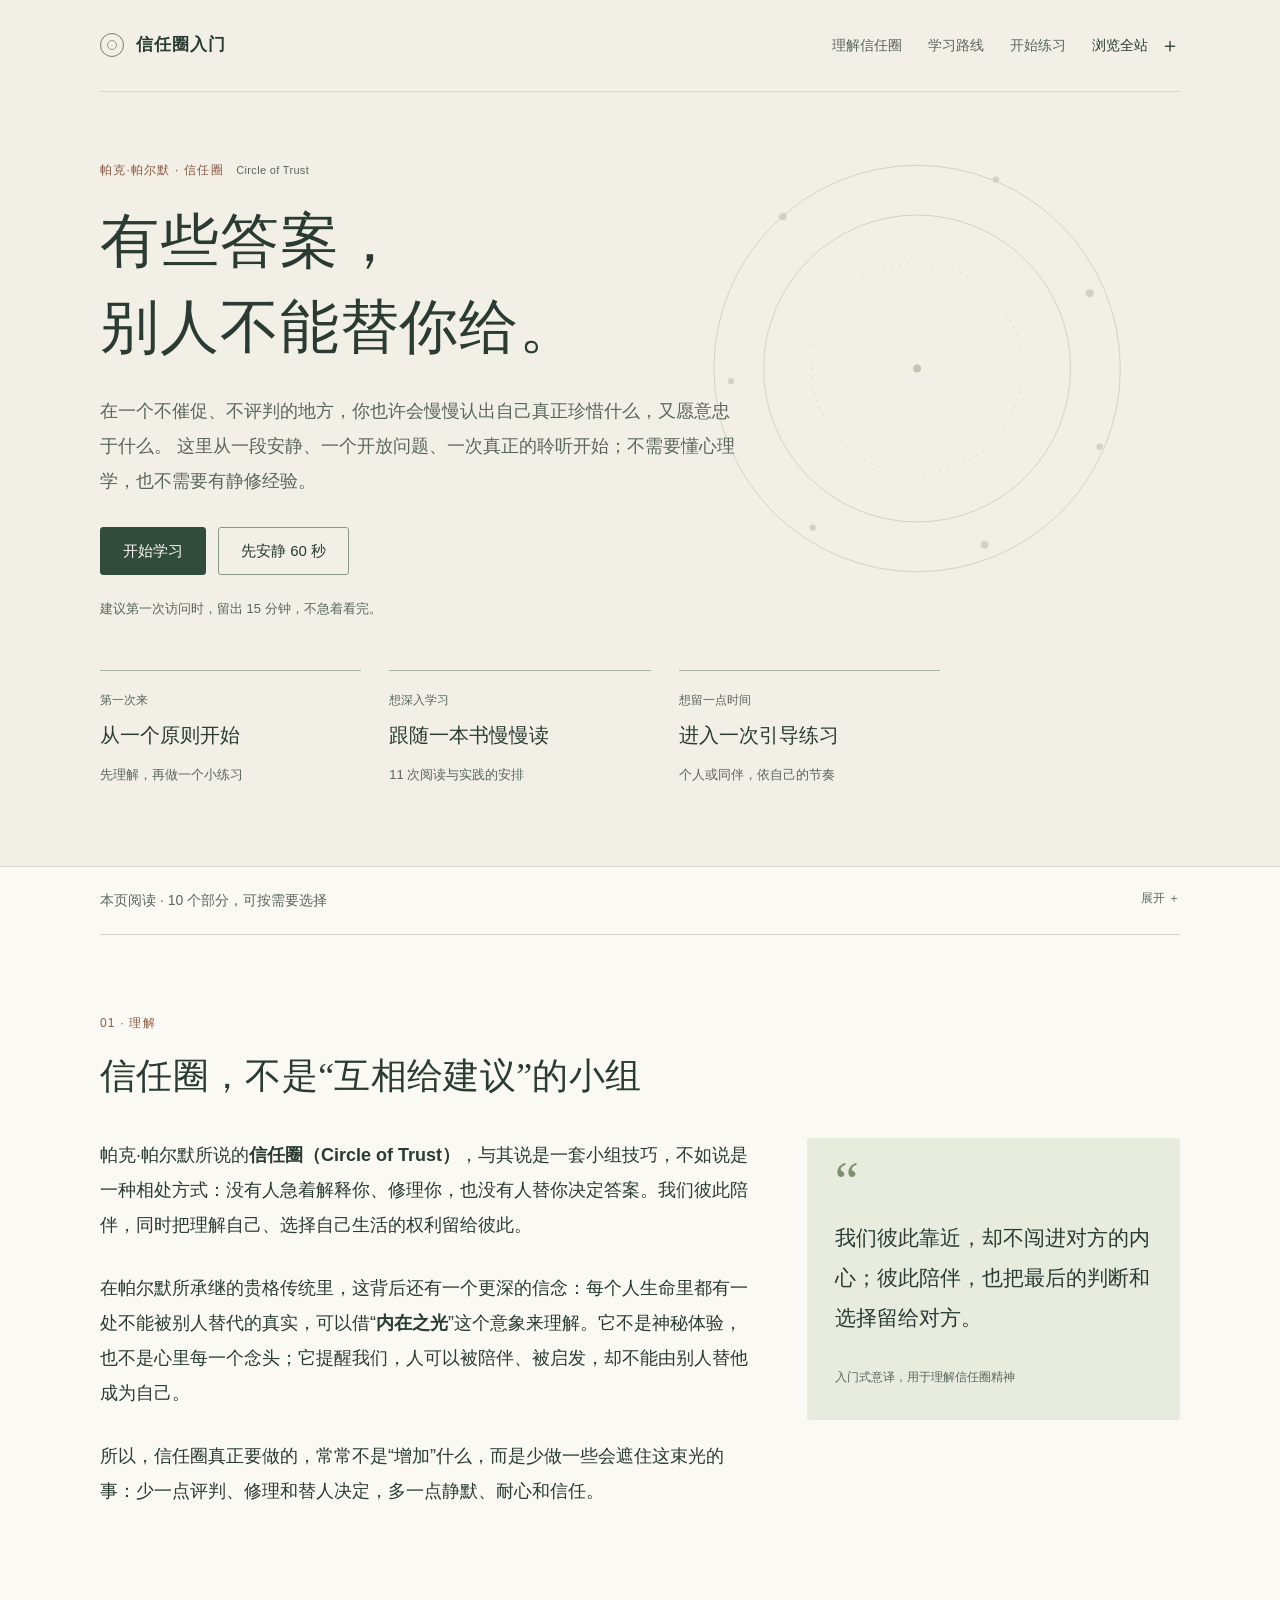
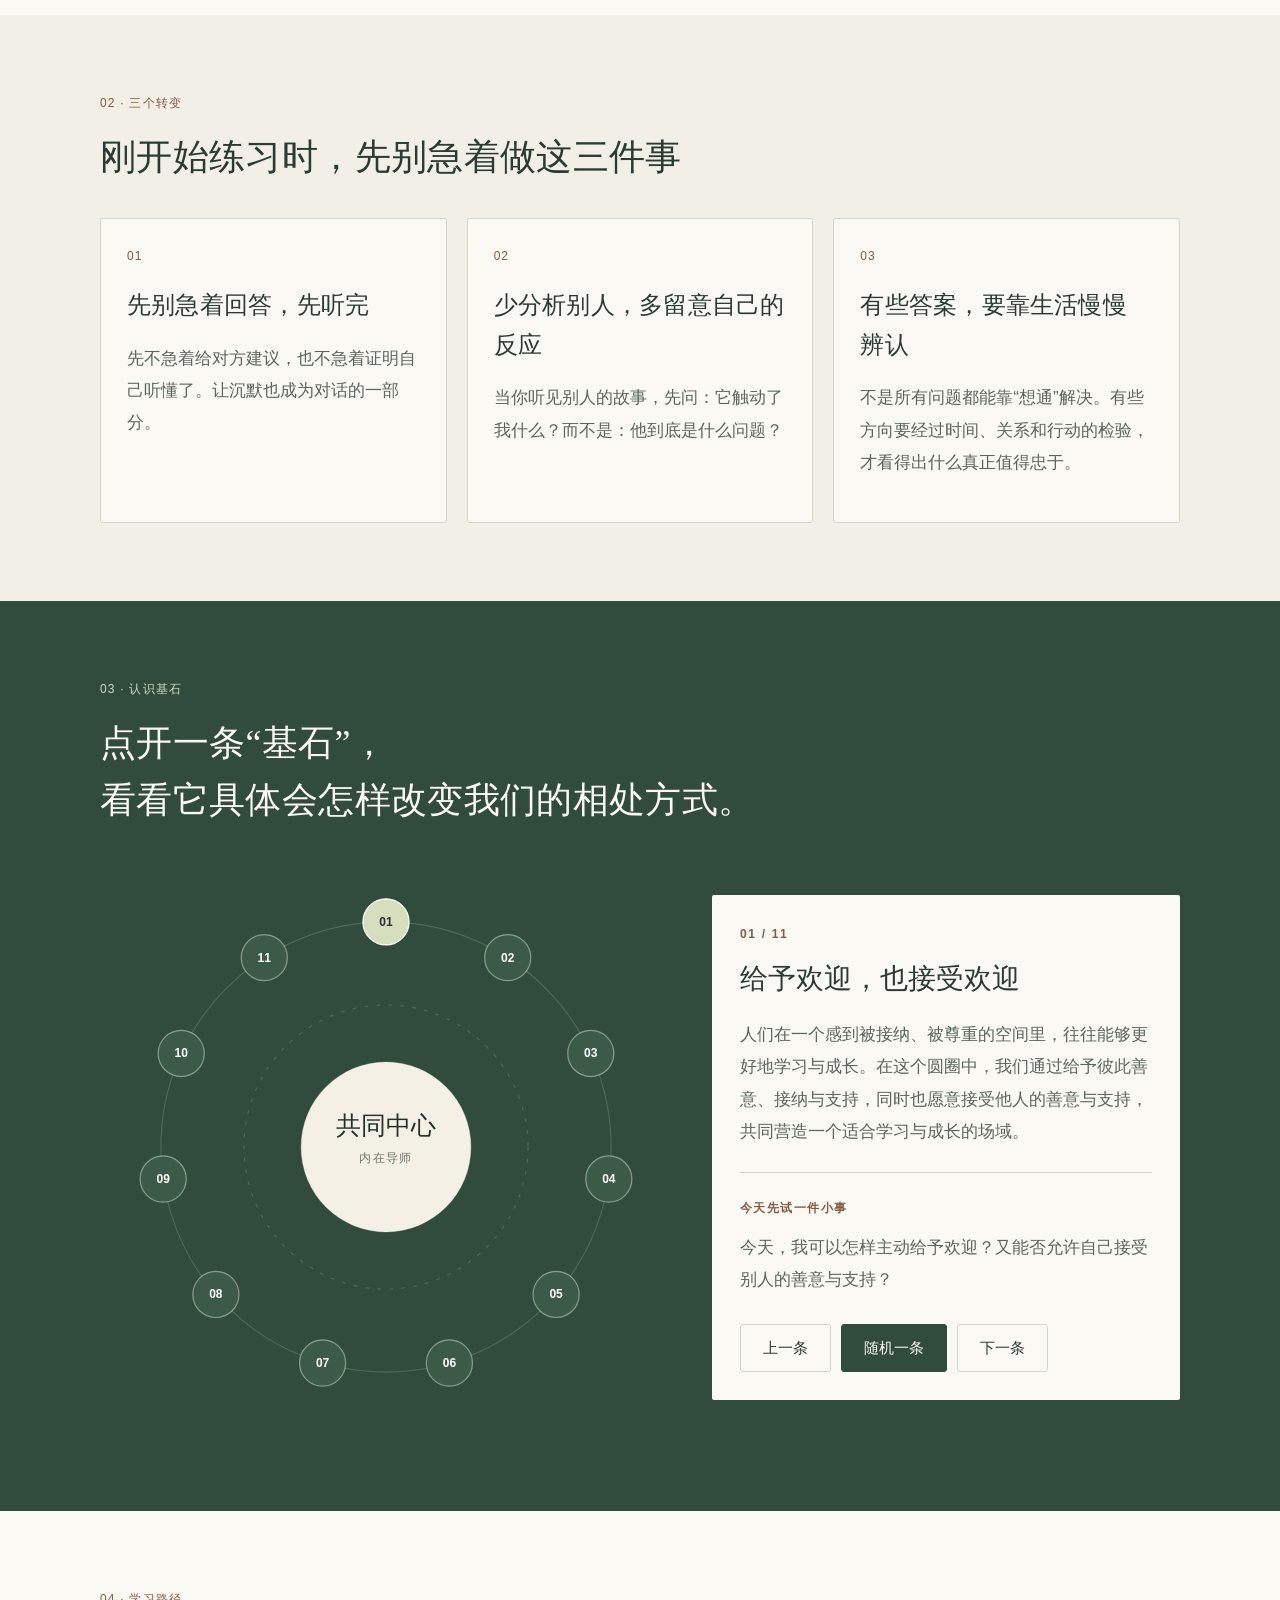
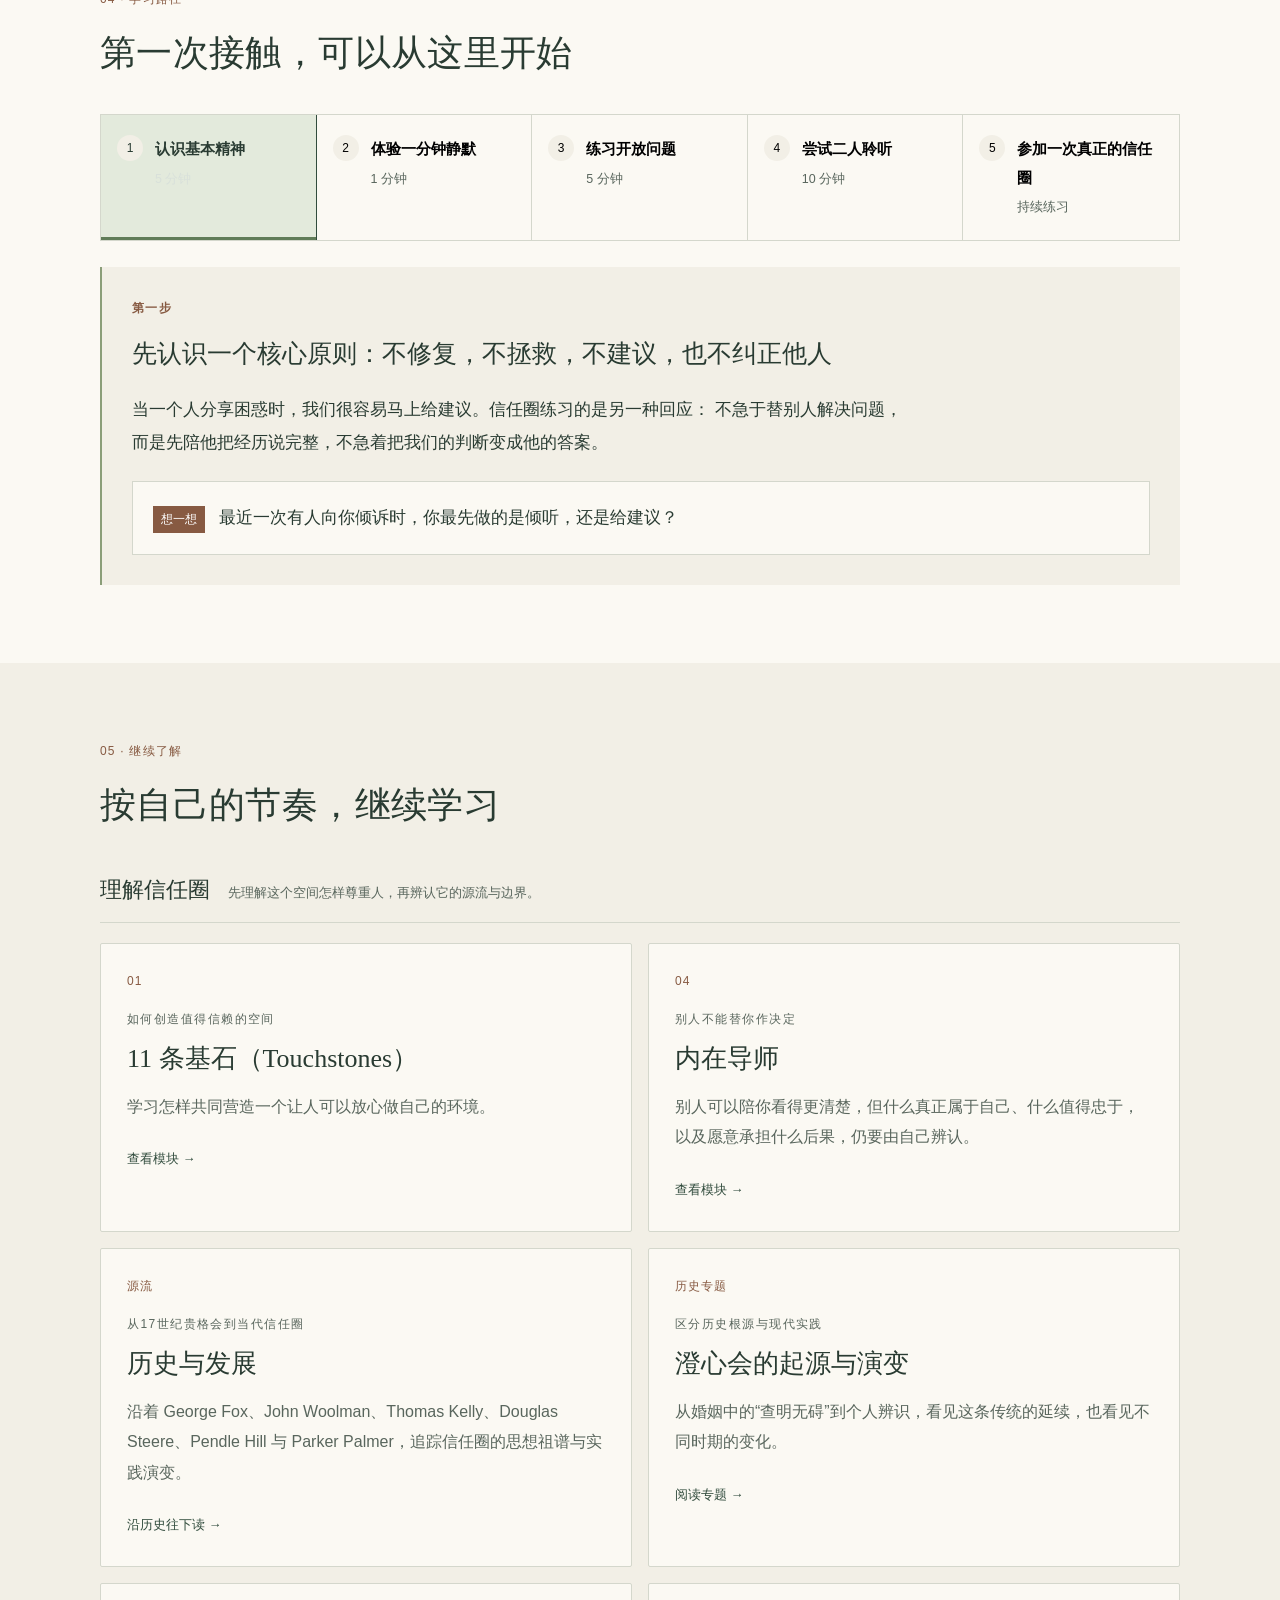
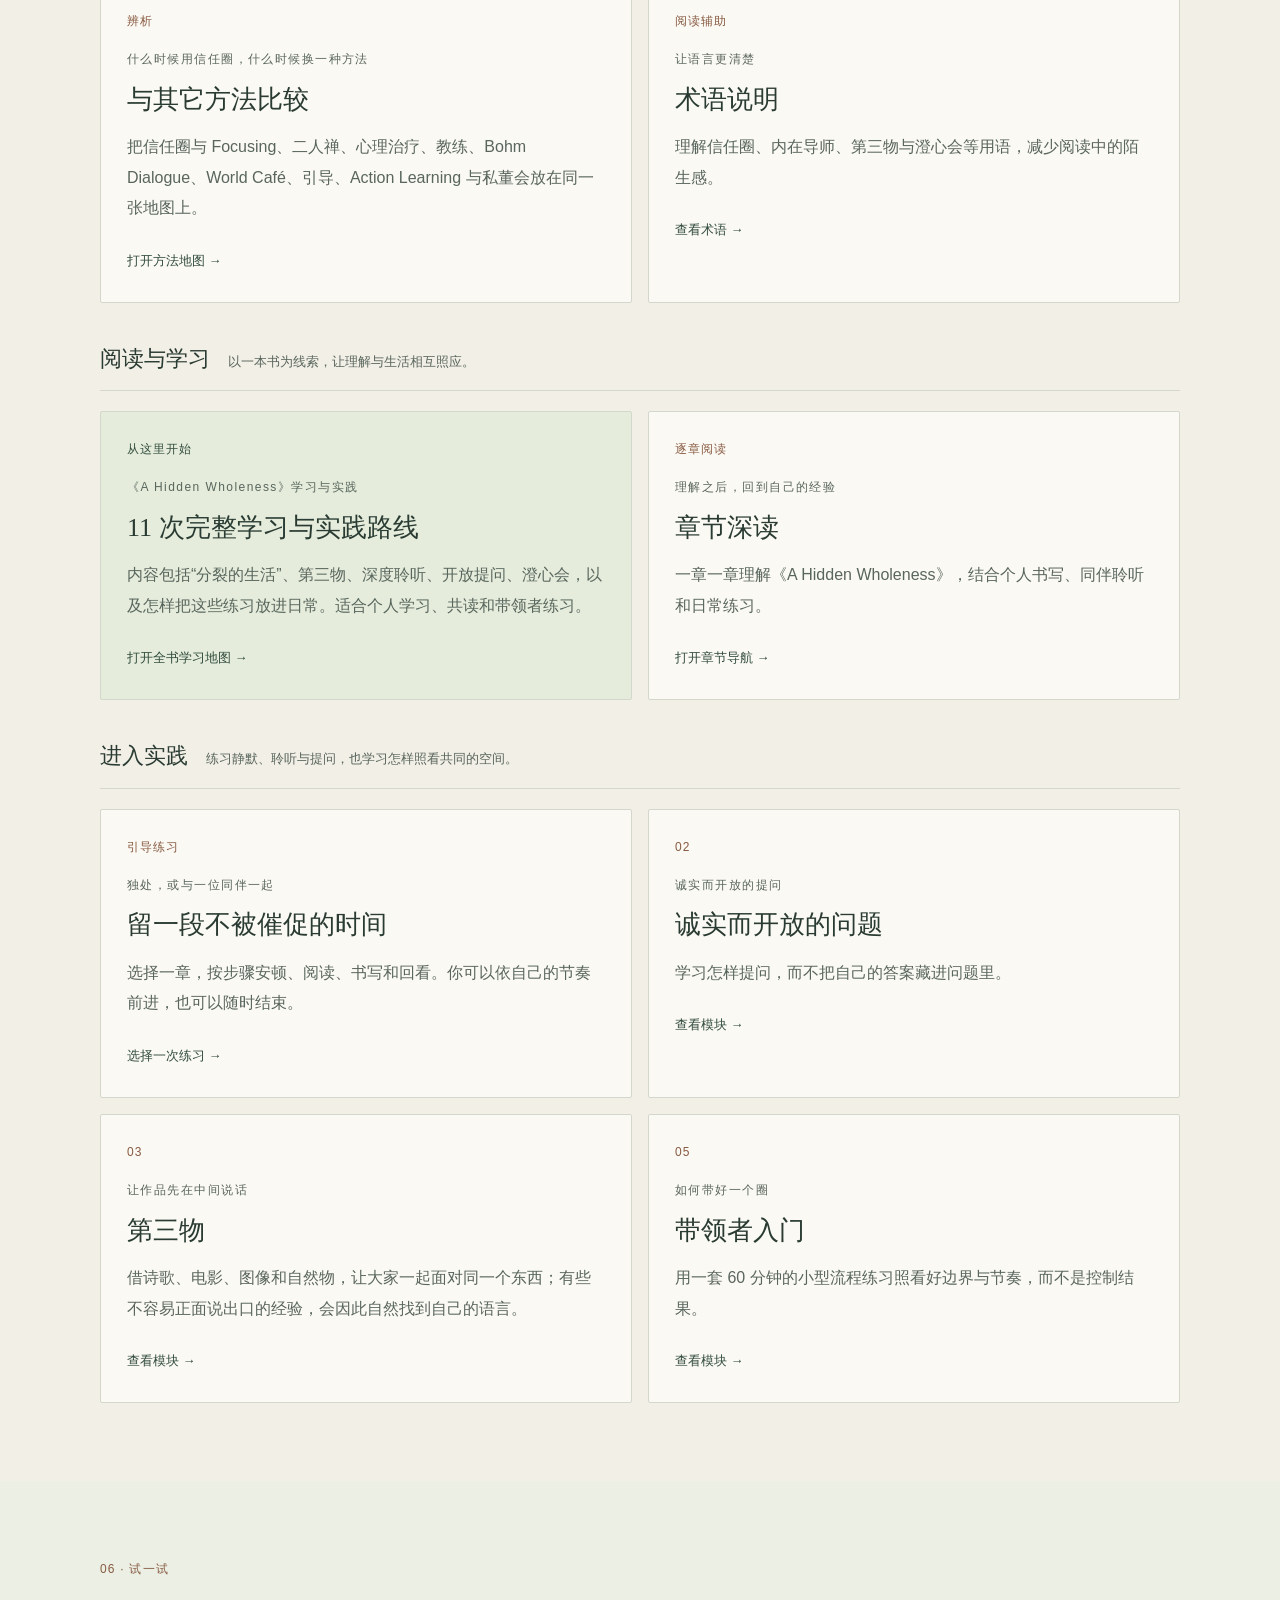
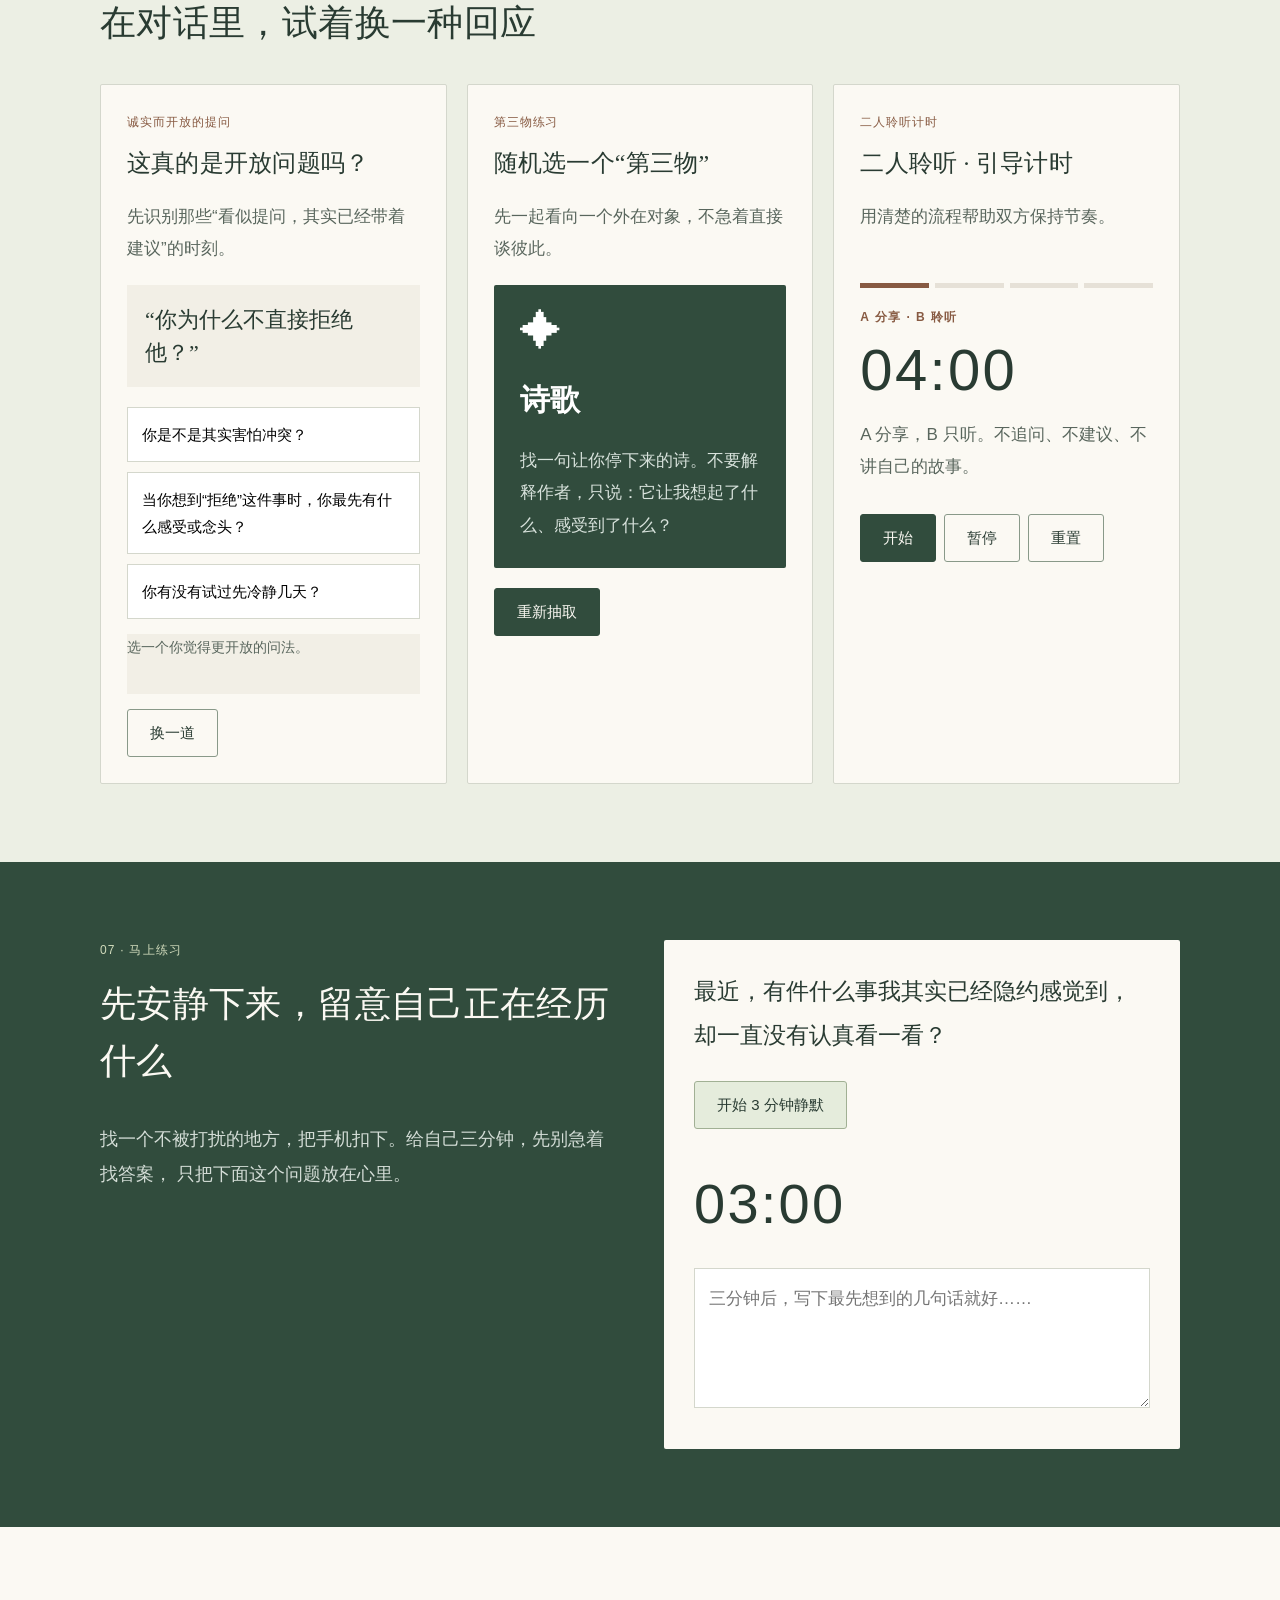
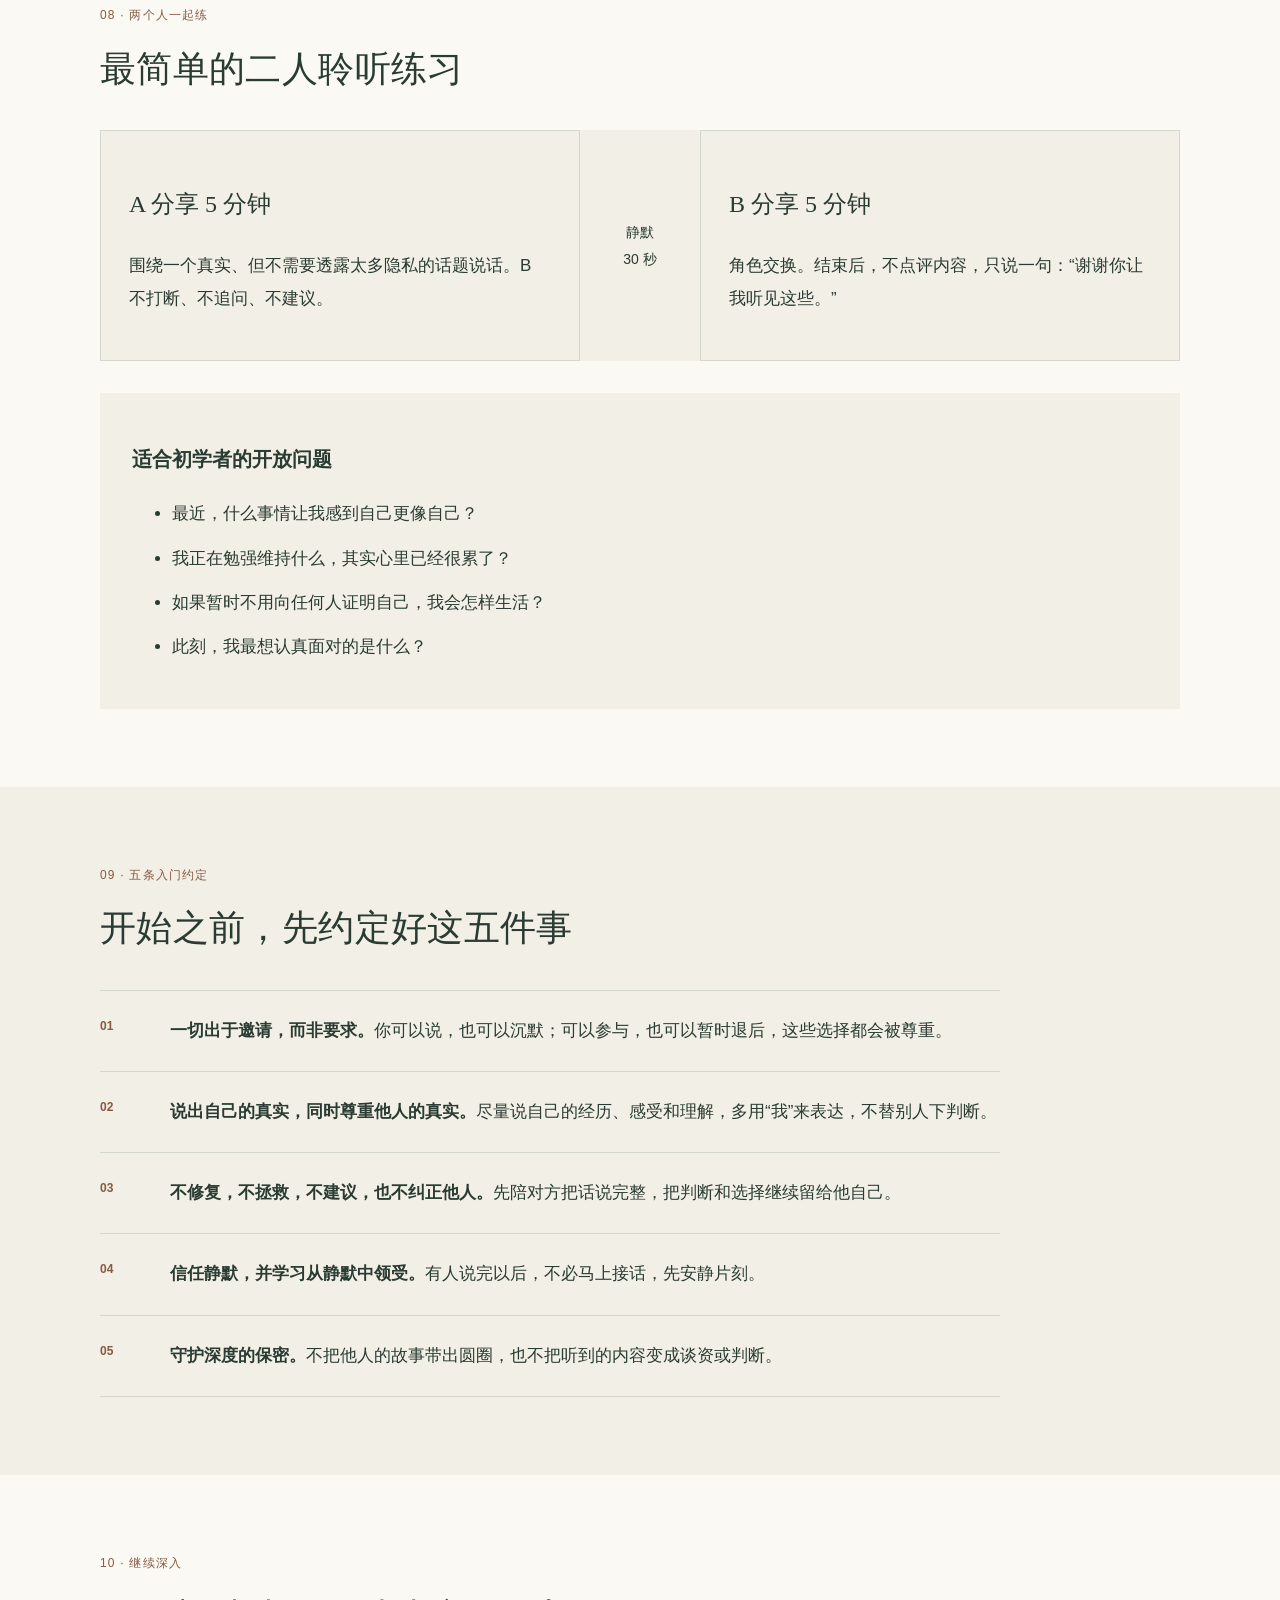
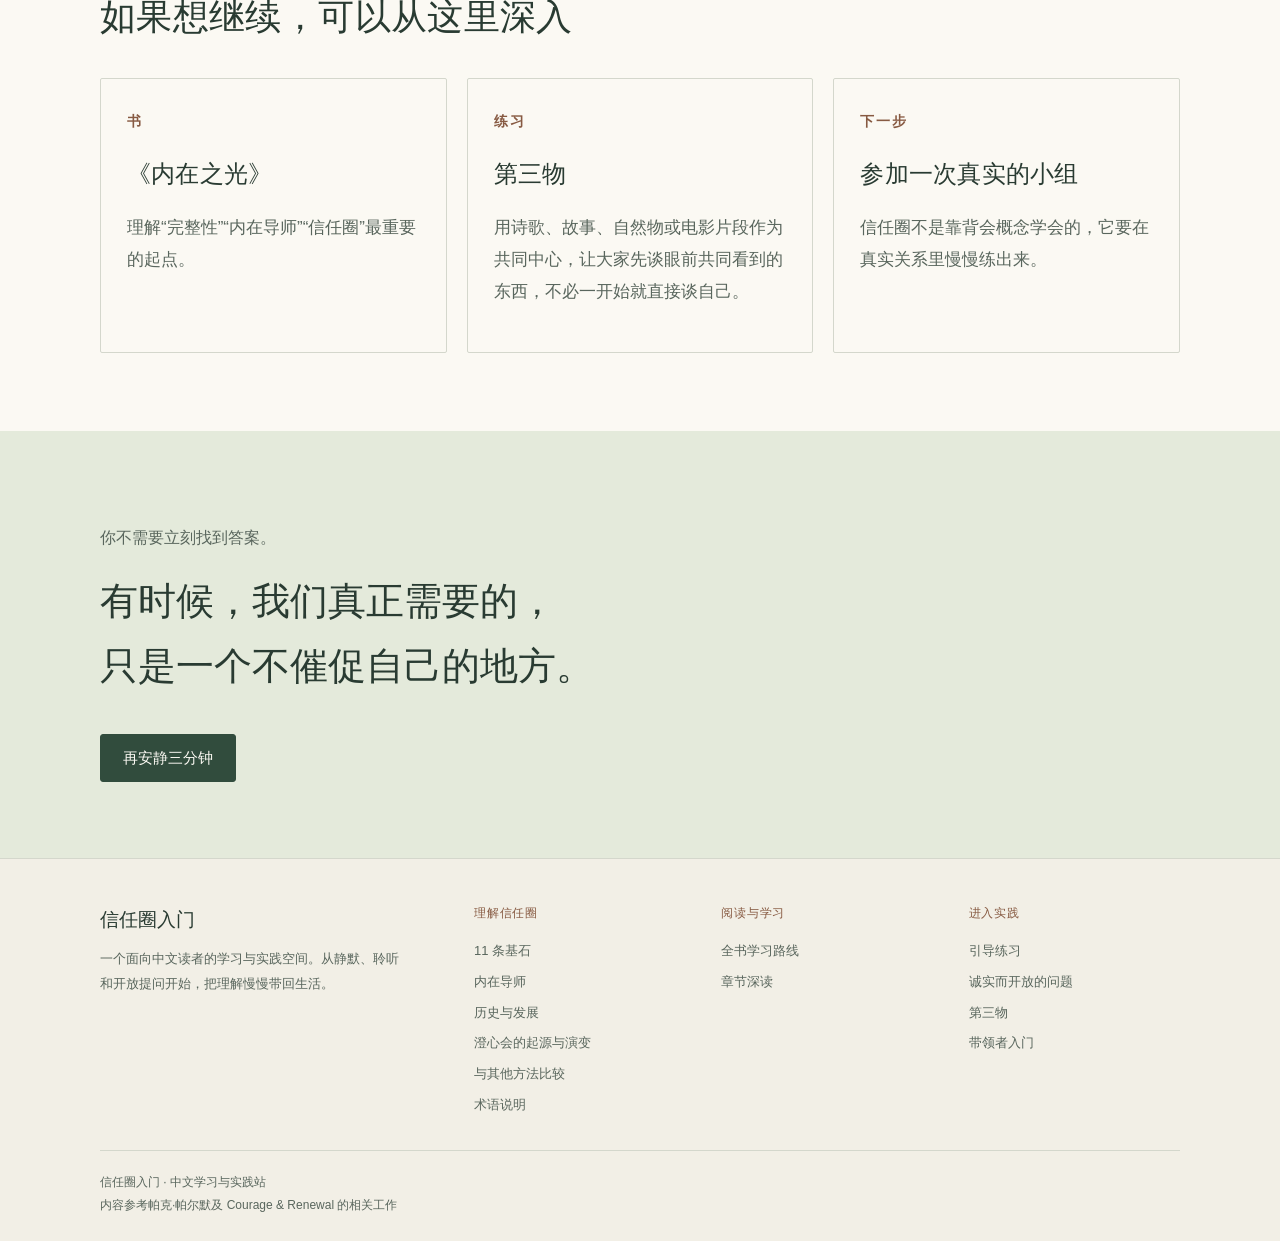
<file: index.html>
<!doctype html>
<html lang="zh-CN">
<head>
  <meta charset="utf-8" />
  <meta name="viewport" content="width=device-width,initial-scale=1" />
  <title>信任圈入门｜帕克·帕尔默</title>
  <meta name="description" content="面向中文初学者的帕克·帕尔默“信任圈”学习与实践网站：从静默、聆听、开放提问和第三物开始，慢慢练习如何更真实地与自己和他人相处。" />
  <link rel="stylesheet" href="styles.css?v=20261001-0830" />
  <link rel="stylesheet" href="site-theme.css?v=20261009-wholeness" />
</head>
<body class="site-v2 page-index">
  <a href="#main" class="site-skip">跳到正文</a>
  <header class="hero">
    <nav class="site-nav wrap" aria-label="网站导航">
      <a class="brand" href="index.html" aria-current="page"><span class="brand-circle" aria-hidden="true"></span>信任圈入门</a>
      <div class="site-links">
        <a href="index.html#what">理解信任圈</a>
        <a href="study.html">学习路线</a>
        <a href="guided.html">开始练习</a>
        <details class="site-menu">
          <summary><span>浏览全站</span><span aria-hidden="true">＋</span></summary>
          <div class="site-menu-panel">
            <section><h2>理解信任圈</h2><a href="touchstones.html">11 条基石</a><a href="inner-teacher.html">内在导师</a><a href="history.html">历史与发展</a><a href="clearness-history.html">澄心会的起源与演变</a><a href="comparison.html">与其他方法比较</a><a href="terminology.html">术语说明</a></section>
            <section><h2>阅读与学习</h2><a href="study.html">全书学习路线</a><a href="chapters.html">章节深读</a></section>
            <section><h2>进入实践</h2><a href="guided.html">引导练习</a><a href="questions.html">诚实而开放的问题</a><a href="third-thing.html">第三物</a><a href="facilitator.html">带领者入门</a></section>
          </div>
        </details>
      </div>
    </nav>

    <div class="hero-inner wrap">
      <div class="eyebrow">帕克·帕尔默 · 信任圈 <span class="en-note">Circle of Trust</span></div>
      <h1><span class="title-line">有些答案，</span><span class="title-line">别人不能替你给。</span></h1>
      <p class="lead">
        在一个不催促、不评判的地方，你也许会慢慢认出自己真正珍惜什么，又愿意忠于什么。
        这里从一段安静、一个开放问题、一次真正的聆听开始；不需要懂心理学，也不需要有静修经验。
      </p>
      <div class="hero-actions">
        <a class="btn primary" href="#path">开始学习</a>
        <button class="btn ghost" id="startPause">先安静 60 秒</button>
      </div>
      <div class="hero-note">建议第一次访问时，留出 15 分钟，不急着看完。</div>
      <div class="arrival-path" aria-label="选择适合自己的入口">
        <a href="#path"><small>第一次来</small><strong>从一个原则开始</strong><span>先理解，再做一个小练习</span></a>
        <a href="study.html"><small>想深入学习</small><strong>跟随一本书慢慢读</strong><span>11 次阅读与实践的安排</span></a>
        <a href="guided.html"><small>想留一点时间</small><strong>进入一次引导练习</strong><span>个人或同伴，依自己的节奏</span></a>
      </div>
    </div>

    <div class="hero-listening" aria-hidden="true">
      <svg class="listening-field" viewBox="0 0 760 760" xmlns="http://www.w3.org/2000/svg">
        <defs>
          <radialGradient id="innerTeacherGlow" cx="50%" cy="50%" r="50%">
            <stop offset="0%" stop-color="#f6edbe" stop-opacity=".42"/>
            <stop offset="38%" stop-color="#f2e3a2" stop-opacity=".16"/>
            <stop offset="100%" stop-color="#f2e3a2" stop-opacity="0"/>
          </radialGradient>
          <linearGradient id="listeningWave" x1="0%" y1="0%" x2="100%" y2="0%">
            <stop offset="0%" stop-color="#fffdf8" stop-opacity="0"/>
            <stop offset="48%" stop-color="#fffdf8" stop-opacity=".46"/>
            <stop offset="100%" stop-color="#fffdf8" stop-opacity="0"/>
          </linearGradient>
        </defs>

        <g class="listening-rings">
          <circle class="listening-ring ring-a" cx="390" cy="392" r="286"/>
          <circle class="listening-ring ring-b" cx="390" cy="392" r="216"/>
          <circle class="listening-ring ring-c" cx="390" cy="392" r="148"/>
        </g>

        <g class="community-nodes">
          <circle class="community-node node-a" cx="201" cy="178" r="6"/>
          <circle class="community-node node-b" cx="501" cy="126" r="5"/>
          <circle class="community-node node-c" cx="633" cy="286" r="6"/>
          <circle class="community-node node-d" cx="647" cy="502" r="5"/>
          <circle class="community-node node-e" cx="485" cy="640" r="6"/>
          <circle class="community-node node-f" cx="243" cy="616" r="5"/>
          <circle class="community-node node-g" cx="128" cy="410" r="5"/>
        </g>

        <g class="inner-listener">
          <circle class="inner-aura" cx="390" cy="392" r="78" fill="url(#innerTeacherGlow)"/>
          <circle class="ripple ripple-1" cx="390" cy="392" r="24" fill="none" stroke="#f7e7a4" stroke-opacity=".72"/>
          <circle class="ripple ripple-2" cx="390" cy="392" r="48" fill="none" stroke="#f7e7a4" stroke-opacity=".64"/>
          <circle class="ripple ripple-3" cx="390" cy="392" r="74" fill="none" stroke="#f7e7a4" stroke-opacity=".54"/>
          <circle class="inner-seed" cx="390" cy="392" r="5.5" fill="#f8edb7" fill-opacity=".92" stroke="#fffdf8" stroke-opacity=".72" stroke-width="1"/>
        </g>

        <g class="listening-waves">
          <path class="listening-wave wave-a" d="M150 330 C225 250 310 238 390 292 C455 336 521 340 614 279"/>
          <path class="listening-wave wave-b" d="M164 468 C246 523 320 527 390 482 C466 433 538 438 621 494"/>
          <path class="listening-wave wave-c" d="M275 134 C327 203 354 268 366 335"/>
        </g>
      </svg>
    </div>
  </header>

  <main id="main">
    <div class="wrap"><details class="page-guide"><summary>本页阅读 · 10 个部分，可按需要选择</summary><ol><li><a href="#what">信任圈，不是“互相给建议”的小组</a></li><li><a href="#reading-1">刚开始练习时，先别急着做这三件事</a></li><li><a href="#circle-lab">点开一条“基石”，看看它具体会怎样改变我们的相处方式。</a></li><li><a href="#path">第一次接触，可以从这里开始</a></li><li><a href="#modules">按自己的节奏，继续学习</a></li><li><a href="#reading-2">在对话里，试着换一种回应</a></li><li><a href="#practice">先安静下来，留意自己正在经历什么</a></li><li><a href="#reading-3">最简单的二人聆听练习</a></li><li><a href="#reading-4">开始之前，先约定好这五件事</a></li><li><a href="#reading-5">如果想继续，可以从这里深入</a></li></ol></details></div>
    <section id="what" class="section wrap">
      <div class="section-kicker">01 · 理解</div>
      <h2>信任圈，不是“互相给建议”的小组</h2>
      <div class="intro-grid">
        <div class="intro-copy">
          <p>
            帕克·帕尔默所说的<strong>信任圈（Circle of Trust）</strong>，与其说是一套小组技巧，不如说是一种相处方式：没有人急着解释你、修理你，也没有人替你决定答案。我们彼此陪伴，同时把理解自己、选择自己生活的权利留给彼此。
          </p>
          <p>
            在帕尔默所承继的贵格传统里，这背后还有一个更深的信念：每个人生命里都有一处不能被别人替代的真实，可以借“<strong>内在之光</strong>”这个意象来理解。它不是神秘体验，也不是心里每一个念头；它提醒我们，人可以被陪伴、被启发，却不能由别人替他成为自己。
          </p>
          <p>
            所以，信任圈真正要做的，常常不是“增加”什么，而是少做一些会遮住这束光的事：少一点评判、修理和替人决定，多一点静默、耐心和信任。
          </p>
        </div>
        <aside class="quote-card">
          <div class="quote-mark">“</div>
          <p>我们彼此靠近，却不闯进对方的内心；彼此陪伴，也把最后的判断和选择留给对方。</p>
          <small>入门式意译，用于理解信任圈精神</small>
        </aside>
      </div>
    </section>

    <section class="section soft" id="reading-1">
      <div class="wrap">
        <div class="section-kicker">02 · 三个转变</div>
      <h2>刚开始练习时，先别急着做这三件事</h2>
        <div class="cards three">
          <article class="card">
            <div class="num">01</div>
          <h3>先别急着回答，先听完</h3>
            <p>先不急着给对方建议，也不急着证明自己听懂了。让沉默也成为对话的一部分。</p>
          </article>
          <article class="card">
            <div class="num">02</div>
          <h3>少分析别人，多留意自己的反应</h3>
            <p>当你听见别人的故事，先问：它触动了我什么？而不是：他到底是什么问题？</p>
          </article>
          <article class="card">
            <div class="num">03</div>
          <h3>有些答案，要靠生活慢慢辨认</h3>
            <p>不是所有问题都能靠“想通”解决。有些方向要经过时间、关系和行动的检验，才看得出什么真正值得忠于。</p>
          </article>
        </div>
      </div>
    </section>

    <section id="circle-lab" class="section circle-lab">
      <div class="wrap">
        <div class="section-kicker light">03 · 认识基石</div>
        <h2><span class="title-line">点开一条“基石”，</span><span class="title-line">看看它具体会怎样改变我们的相处方式。</span></h2>
        <div class="circle-experience">
          <div class="trust-orbit" id="trustOrbit" aria-label="11 条基石（Touchstones）互动圆环">
            <svg viewBox="0 0 620 620" role="img" aria-labelledby="orbitTitle orbitDesc">
              <title id="orbitTitle">信任圈 11 条基石（Touchstones）</title>
              <desc id="orbitDesc">围绕共同中心排列的十一条信任圈实践原则，点击编号查看解释与练习。</desc>
              <circle class="orbit-ring ring-outer" cx="310" cy="310" r="244"></circle>
              <circle class="orbit-ring ring-inner" cx="310" cy="310" r="154"></circle>
              <circle class="orbit-center" cx="310" cy="310" r="92"></circle>
              <text x="310" y="296" text-anchor="middle" class="orbit-center-title">共同中心</text>
              <text x="310" y="326" text-anchor="middle" class="orbit-center-sub">内在导师</text>
              <g id="orbitNodes"></g>
            </svg>
          </div>
          <div class="orbit-detail" aria-live="polite">
            <div class="orbit-detail-number" id="orbitNumber">01 / 11</div>
            <h3 id="orbitTitleText">给予欢迎，也接受欢迎</h3>
            <p id="orbitBody">人们在一个感到被接纳、被尊重的空间里，往往能够更好地学习与成长。在这个圆圈中，我们通过给予彼此善意、接纳与支持，同时也愿意接受他人的善意与支持，共同营造一个适合学习与成长的场域。</p>
            <div class="orbit-practice">
              <span>今天先试一件小事</span>
              <p id="orbitPractice">今天，我可以怎样主动给予欢迎？又能否允许自己接受别人的善意与支持？</p>
            </div>
            <div class="orbit-actions">
              <button class="btn orbit-prev" type="button" id="orbitPrev">上一条</button>
              <button class="btn primary" type="button" id="orbitRandom">随机一条</button>
              <button class="btn orbit-next" type="button" id="orbitNext">下一条</button>
            </div>
          </div>
        </div>
      </div>
    </section>

    <section id="path" class="section wrap">
      <div class="section-kicker">04 · 学习路径</div>
      <h2>第一次接触，可以从这里开始</h2>
      <div class="timeline">
        <button class="step active" data-step="0">
          <span>1</span>
          <div><strong>认识基本精神</strong><small>5 分钟</small></div>
        </button>
        <button class="step" data-step="1">
          <span>2</span>
          <div><strong>体验一分钟静默</strong><small>1 分钟</small></div>
        </button>
        <button class="step" data-step="2">
          <span>3</span>
          <div><strong>练习开放问题</strong><small>5 分钟</small></div>
        </button>
        <button class="step" data-step="3">
          <span>4</span>
          <div><strong>尝试二人聆听</strong><small>10 分钟</small></div>
        </button>
        <button class="step" data-step="4">
          <span>5</span>
          <div><strong>参加一次真正的信任圈</strong><small>持续练习</small></div>
        </button>
      </div>

      <div class="lesson" id="lesson">
        <div class="lesson-label">第一步</div>
        <h3>先认识一个核心原则：不修复，不拯救，不建议，也不纠正他人</h3>
        <p>
          当一个人分享困惑时，我们很容易马上给建议。信任圈练习的是另一种回应：
          不急于替别人解决问题，而是先陪他把经历说完整，不急着把我们的判断变成他的答案。
        </p>
        <div class="prompt">
          <span>想一想</span>
          最近一次有人向你倾诉时，你最先做的是倾听，还是给建议？
        </div>
      </div>
    </section>

    <section id="modules" class="section soft">
      <div class="wrap">
        <div class="section-kicker">05 · 继续了解</div>
        <h2>按自己的节奏，继续学习</h2>
        <section class="module-family" aria-labelledby="module-family-0"><div class="module-family-heading"><h3 id="module-family-0">理解信任圈</h3><p>先理解这个空间怎样尊重人，再辨认它的源流与边界。</p></div><div class="module-family-grid"><a class="module-card" href="touchstones.html"><span>01</span><small>如何创造值得信赖的空间</small><h3>11 条基石（Touchstones）</h3><p>学习怎样共同营造一个让人可以放心做自己的环境。</p><b>查看模块 →</b></a>
<a class="module-card" href="inner-teacher.html"><span>04</span><small>别人不能替你作决定</small><h3>内在导师</h3><p>别人可以陪你看得更清楚，但什么真正属于自己、什么值得忠于，以及愿意承担什么后果，仍要由自己辨认。</p><b>查看模块 →</b></a>
<a class="module-card" href="history.html"><span>源流</span><small>从17世纪贵格会到当代信任圈</small><h3>历史与发展</h3><p>沿着 George Fox、John Woolman、Thomas Kelly、Douglas Steere、Pendle Hill 与 Parker Palmer，追踪信任圈的思想祖谱与实践演变。</p><b>沿历史往下读 →</b></a>
<a class="module-card" href="clearness-history.html"><span>历史专题</span><small>区分历史根源与现代实践</small><h3>澄心会的起源与演变</h3><p>从婚姻中的“查明无碍”到个人辨识，看见这条传统的延续，也看见不同时期的变化。</p><b>阅读专题 →</b></a>
<a class="module-card" href="comparison.html"><span>辨析</span><small>什么时候用信任圈，什么时候换一种方法</small><h3>与其它方法比较</h3><p>把信任圈与 Focusing、二人禅、心理治疗、教练、Bohm Dialogue、World Café、引导、Action Learning 与私董会放在同一张地图上。</p><b>打开方法地图 →</b></a>
<a class="module-card" href="terminology.html"><span>阅读辅助</span><small>让语言更清楚</small><h3>术语说明</h3><p>理解信任圈、内在导师、第三物与澄心会等用语，减少阅读中的陌生感。</p><b>查看术语 →</b></a></div></section>
<section class="module-family" aria-labelledby="module-family-1"><div class="module-family-heading"><h3 id="module-family-1">阅读与学习</h3><p>以一本书为线索，让理解与生活相互照应。</p></div><div class="module-family-grid"><a class="module-card study-feature-card" href="study.html"><span>从这里开始</span><small>《A Hidden Wholeness》学习与实践</small><h3>11 次完整学习与实践路线</h3><p>内容包括“分裂的生活”、第三物、深度聆听、开放提问、澄心会，以及怎样把这些练习放进日常。适合个人学习、共读和带领者练习。</p><b>打开全书学习地图 →</b></a>
<a class="module-card" href="chapters.html"><span>逐章阅读</span><small>理解之后，回到自己的经验</small><h3>章节深读</h3><p>一章一章理解《A Hidden Wholeness》，结合个人书写、同伴聆听和日常练习。</p><b>打开章节导航 →</b></a></div></section>
<section class="module-family" aria-labelledby="module-family-2"><div class="module-family-heading"><h3 id="module-family-2">进入实践</h3><p>练习静默、聆听与提问，也学习怎样照看共同的空间。</p></div><div class="module-family-grid"><a class="module-card" href="guided.html"><span>引导练习</span><small>独处，或与一位同伴一起</small><h3>留一段不被催促的时间</h3><p>选择一章，按步骤安顿、阅读、书写和回看。你可以依自己的节奏前进，也可以随时结束。</p><b>选择一次练习 →</b></a>
<a class="module-card" href="questions.html"><span>02</span><small>诚实而开放的提问</small><h3>诚实而开放的问题</h3><p>学习怎样提问，而不把自己的答案藏进问题里。</p><b>查看模块 →</b></a>
<a class="module-card" href="third-thing.html"><span>03</span><small>让作品先在中间说话</small><h3>第三物</h3><p>借诗歌、电影、图像和自然物，让大家一起面对同一个东西；有些不容易正面说出口的经验，会因此自然找到自己的语言。</p><b>查看模块 →</b></a>
<a class="module-card" href="facilitator.html"><span>05</span><small>如何带好一个圈</small><h3>带领者入门</h3><p>用一套 60 分钟的小型流程练习照看好边界与节奏，而不是控制结果。</p><b>查看模块 →</b></a></div></section>
      </div>
    </section>

    <section class="section interaction-lab" id="reading-2">
      <div class="wrap">
        <div class="section-kicker">06 · 试一试</div>
        <h2>在对话里，试着换一种回应</h2>
        <div class="lab-grid">
          <article class="lab-card question-lab">
            <div class="lab-meta">诚实而开放的提问</div>
            <h3>这真的是开放问题吗？</h3>
            <p class="lab-intro">先识别那些“看似提问，其实已经带着建议”的时刻。</p>
            <div class="quiz-source" id="quizSource">“你为什么不直接拒绝他？”</div>
            <div class="quiz-options" id="quizOptions"></div>
            <div class="quiz-feedback" id="quizFeedback" aria-live="polite">选一个你觉得更开放的问法。</div>
            <button class="btn lab-secondary" type="button" id="nextQuiz">换一道</button>
          </article>

          <article class="lab-card thirdthing-lab">
            <div class="lab-meta">第三物练习</div>
            <h3>随机选一个“第三物”</h3>
            <p class="lab-intro">先一起看向一个外在对象，不急着直接谈彼此。</p>
            <div class="thirdthing-stage" id="thirdThingStage">
              <span class="thirdthing-symbol" id="thirdThingSymbol">✦</span>
              <strong id="thirdThingType">诗歌</strong>
              <p id="thirdThingPrompt">找一句让你停下来的诗。不要解释作者，只说：它让我想起了什么、感受到了什么？</p>
            </div>
            <button class="btn primary" type="button" id="drawThirdThing">重新抽取</button>
          </article>

          <article class="lab-card dyad-lab">
            <div class="lab-meta">二人聆听计时</div>
            <h3>二人聆听 · 引导计时</h3>
            <p class="lab-intro">用清楚的流程帮助双方保持节奏。</p>
            <div class="dyad-progress" id="dyadProgress" aria-hidden="true">
              <span class="active"></span><span></span><span></span><span></span>
            </div>
            <div class="dyad-stage-label" id="dyadStageLabel">准备</div>
            <div class="dyad-clock" id="dyadClock">04:00</div>
            <p class="dyad-instruction" id="dyadInstruction">A 分享，B 只听。不追问、不建议、不讲自己的故事。</p>
            <div class="dyad-controls">
              <button class="btn primary" type="button" id="dyadStart">开始</button>
              <button class="btn lab-secondary" type="button" id="dyadPause">暂停</button>
              <button class="btn lab-secondary" type="button" id="dyadReset">重置</button>
            </div>
          </article>
        </div>
      </div>
    </section>

    <section id="practice" class="section practice">
      <div class="wrap practice-grid">
        <div>
          <div class="section-kicker light">07 · 马上练习</div>
          <h2>先安静下来，留意自己正在经历什么</h2>
          <p>
            找一个不被打扰的地方，把手机扣下。给自己三分钟，先别急着找答案，
            只把下面这个问题放在心里。
          </p>
        </div>
        <div class="practice-box">
          <div class="question">最近，有件什么事我其实已经隐约感觉到，却一直没有认真看一看？</div>
          <button class="btn light-btn" id="timerBtn">开始 3 分钟静默</button>
          <div class="timer" id="timer">03:00</div>
          <textarea id="note" placeholder="三分钟后，写下最先想到的几句话就好……"></textarea>
        </div>
      </div>
    </section>

    <section class="section wrap" id="reading-3">
      <div class="section-kicker">08 · 两个人一起练</div>
      <h2>最简单的二人聆听练习</h2>
      <div class="dyad">
        <div class="dyad-side">
          <h3>A 分享 5 分钟</h3>
          <p>围绕一个真实、但不需要透露太多隐私的话题说话。B 不打断、不追问、不建议。</p>
        </div>
        <div class="dyad-center">静默<br>30 秒</div>
        <div class="dyad-side">
          <h3>B 分享 5 分钟</h3>
          <p>角色交换。结束后，不点评内容，只说一句：“谢谢你让我听见这些。”</p>
        </div>
      </div>
      <div class="questions">
        <h3>适合初学者的开放问题</h3>
        <ul>
          <li>最近，什么事情让我感到自己更像自己？</li>
          <li>我正在勉强维持什么，其实心里已经很累了？</li>
          <li>如果暂时不用向任何人证明自己，我会怎样生活？</li>
          <li>此刻，我最想认真面对的是什么？</li>
        </ul>
      </div>
    </section>

    <section class="section soft" id="reading-4">
      <div class="wrap">
        <div class="section-kicker">09 · 五条入门约定</div>
        <h2>开始之前，先约定好这五件事</h2>
        <div class="agreements">
          <div><span>01</span><p><strong>一切出于邀请，而非要求。</strong>你可以说，也可以沉默；可以参与，也可以暂时退后，这些选择都会被尊重。</p></div>
          <div><span>02</span><p><strong>说出自己的真实，同时尊重他人的真实。</strong>尽量说自己的经历、感受和理解，多用“我”来表达，不替别人下判断。</p></div>
          <div><span>03</span><p><strong>不修复，不拯救，不建议，也不纠正他人。</strong>先陪对方把话说完整，把判断和选择继续留给他自己。</p></div>
          <div><span>04</span><p><strong>信任静默，并学习从静默中领受。</strong>有人说完以后，不必马上接话，先安静片刻。</p></div>
          <div><span>05</span><p><strong>守护深度的保密。</strong>不把他人的故事带出圆圈，也不把听到的内容变成谈资或判断。</p></div>
        </div>
      </div>
    </section>

    <section class="section wrap" id="reading-5">
      <div class="section-kicker">10 · 继续深入</div>
      <h2>如果想继续，可以从这里深入</h2>
      <div class="resource-grid">
        <article class="resource">
          <small>书</small>
          <h3>《内在之光》</h3>
          <p>理解“完整性”“内在导师”“信任圈”最重要的起点。</p>
        </article>
        <article class="resource">
          <small>练习</small>
          <h3>第三物</h3>
          <p>用诗歌、故事、自然物或电影片段作为共同中心，让大家先谈眼前共同看到的东西，不必一开始就直接谈自己。</p>
        </article>
        <article class="resource">
          <small>下一步</small>
          <h3>参加一次真实的小组</h3>
          <p>信任圈不是靠背会概念学会的，它要在真实关系里慢慢练出来。</p>
        </article>
      </div>
    </section>

    <section class="closing">
      <div class="wrap">
        <p>你不需要立刻找到答案。</p>
        <h2><span class="title-line">有时候，我们真正需要的，</span><span class="title-line">只是一个不催促自己的地方。</span></h2>
        <a href="#practice" class="btn primary">再安静三分钟</a>
      </div>
    </section>
  </main>

  <footer class="site-footer">
    <div class="wrap">
      <div class="site-footer-grid">
        <div><h2>信任圈入门</h2><p>一个面向中文读者的学习与实践空间。从静默、聆听和开放提问开始，把理解慢慢带回生活。</p></div>
        <div><h3>理解信任圈</h3><a href="touchstones.html">11 条基石</a><a href="inner-teacher.html">内在导师</a><a href="history.html">历史与发展</a><a href="clearness-history.html">澄心会的起源与演变</a><a href="comparison.html">与其他方法比较</a><a href="terminology.html">术语说明</a></div>
        <div><h3>阅读与学习</h3><a href="study.html">全书学习路线</a><a href="chapters.html">章节深读</a></div>
        <div><h3>进入实践</h3><a href="guided.html">引导练习</a><a href="questions.html">诚实而开放的问题</a><a href="third-thing.html">第三物</a><a href="facilitator.html">带领者入门</a></div>
      </div>
      <div class="site-footer-note"><div class="footer-inner">
      <div>信任圈入门 · 中文学习与实践站</div>
      <div>内容参考帕克·帕尔默及 Courage & Renewal 的相关工作</div>
    </div></div>
    </div>
  </footer>

  <div class="pause-overlay" id="pauseOverlay" aria-hidden="true">
    <div class="pause-inner">
      <div class="breath-circle"></div>
      <div class="pause-time" id="pauseTime">60</div>
      <p>不需要做什么，只留意呼吸。</p>
      <button id="closePause">结束</button>
    </div>
  </div>

  <script src="script.js"></script>
  <script src="site-shell.js?v=20261009-wholeness"></script>
</body>
</html>
</file>
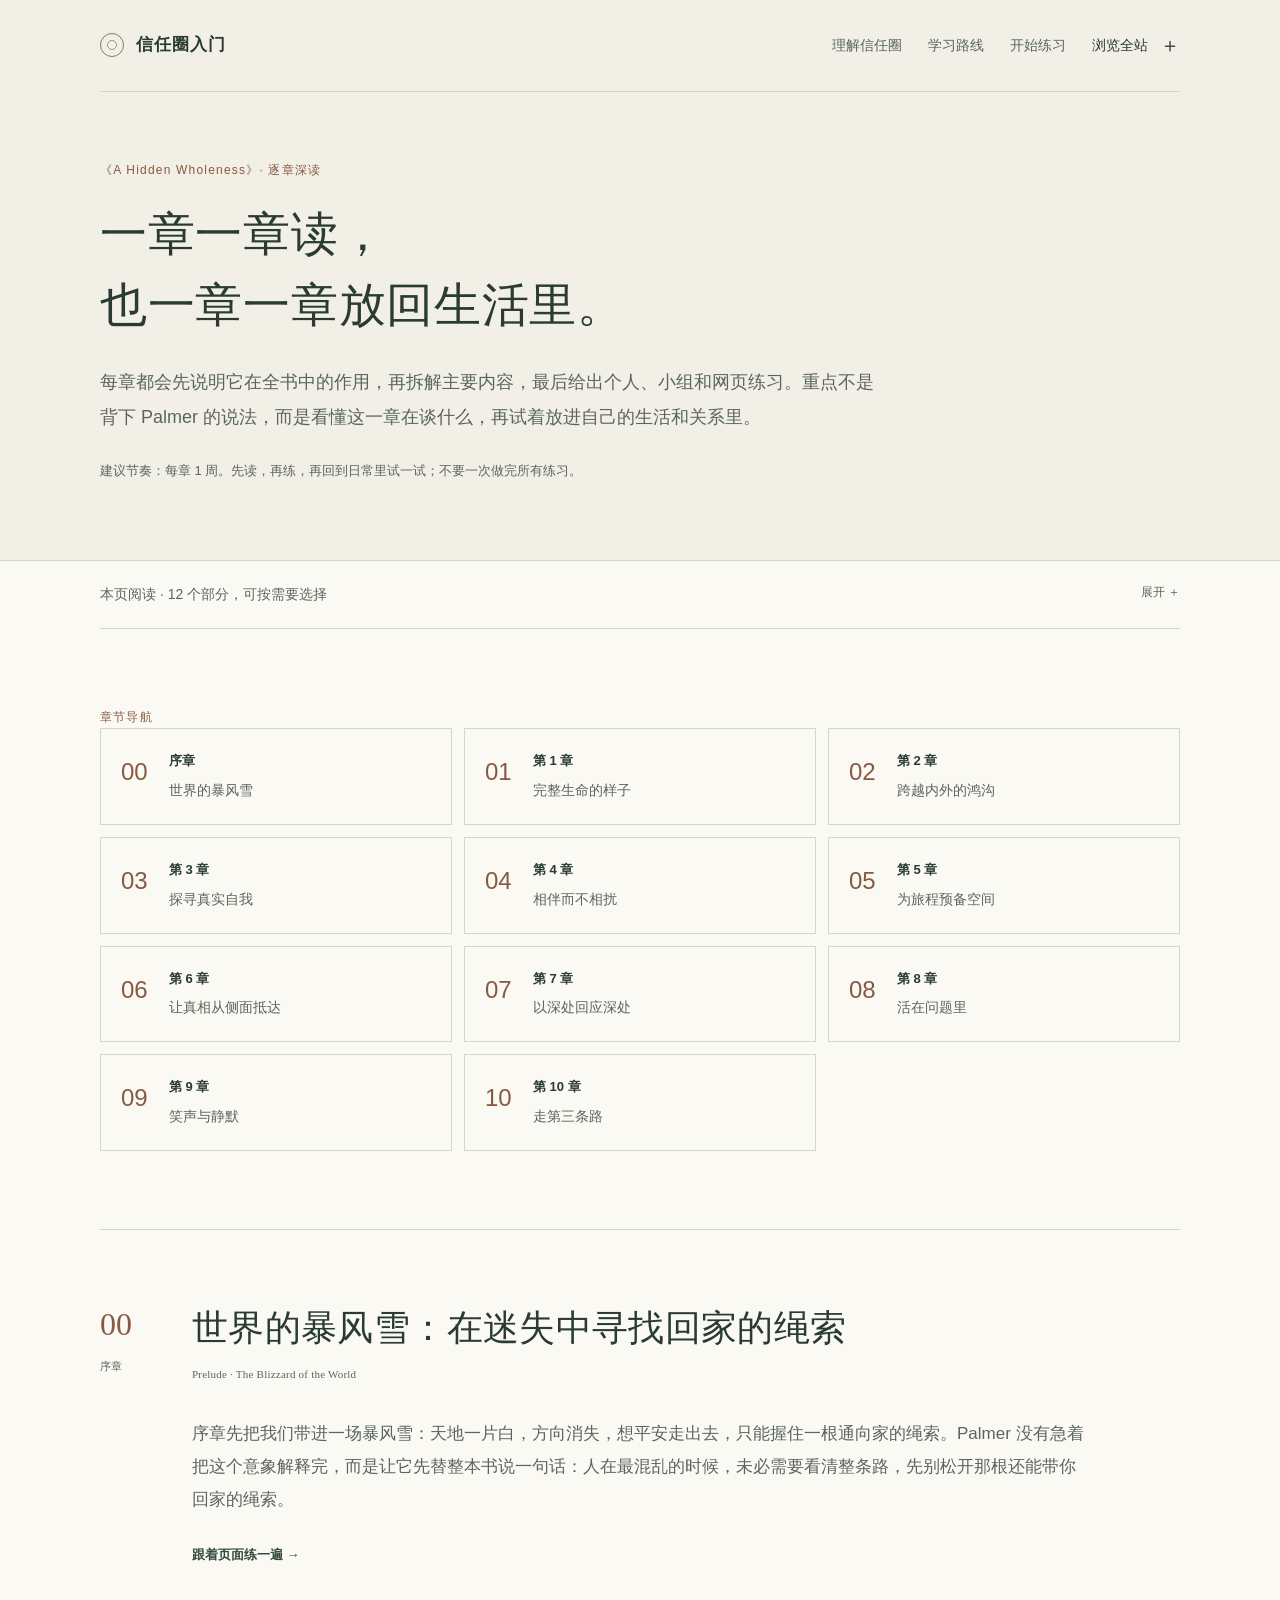
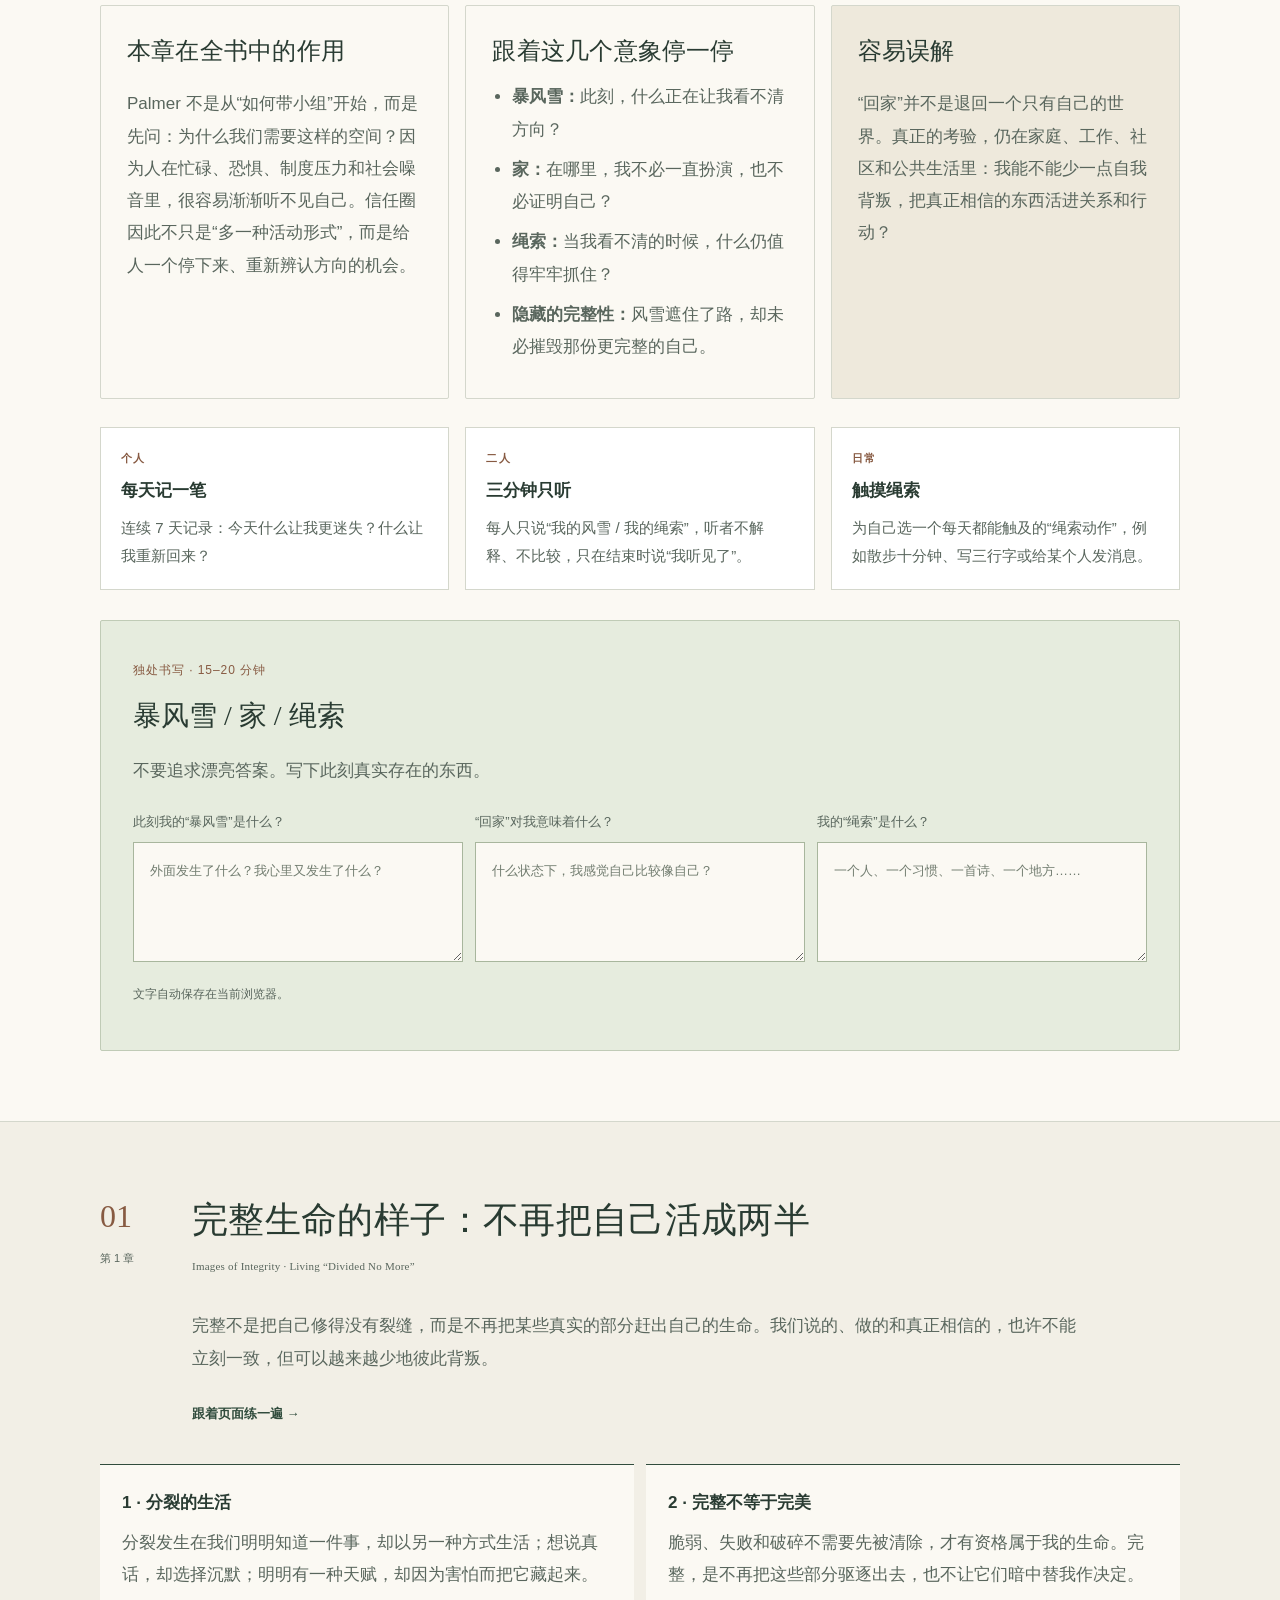
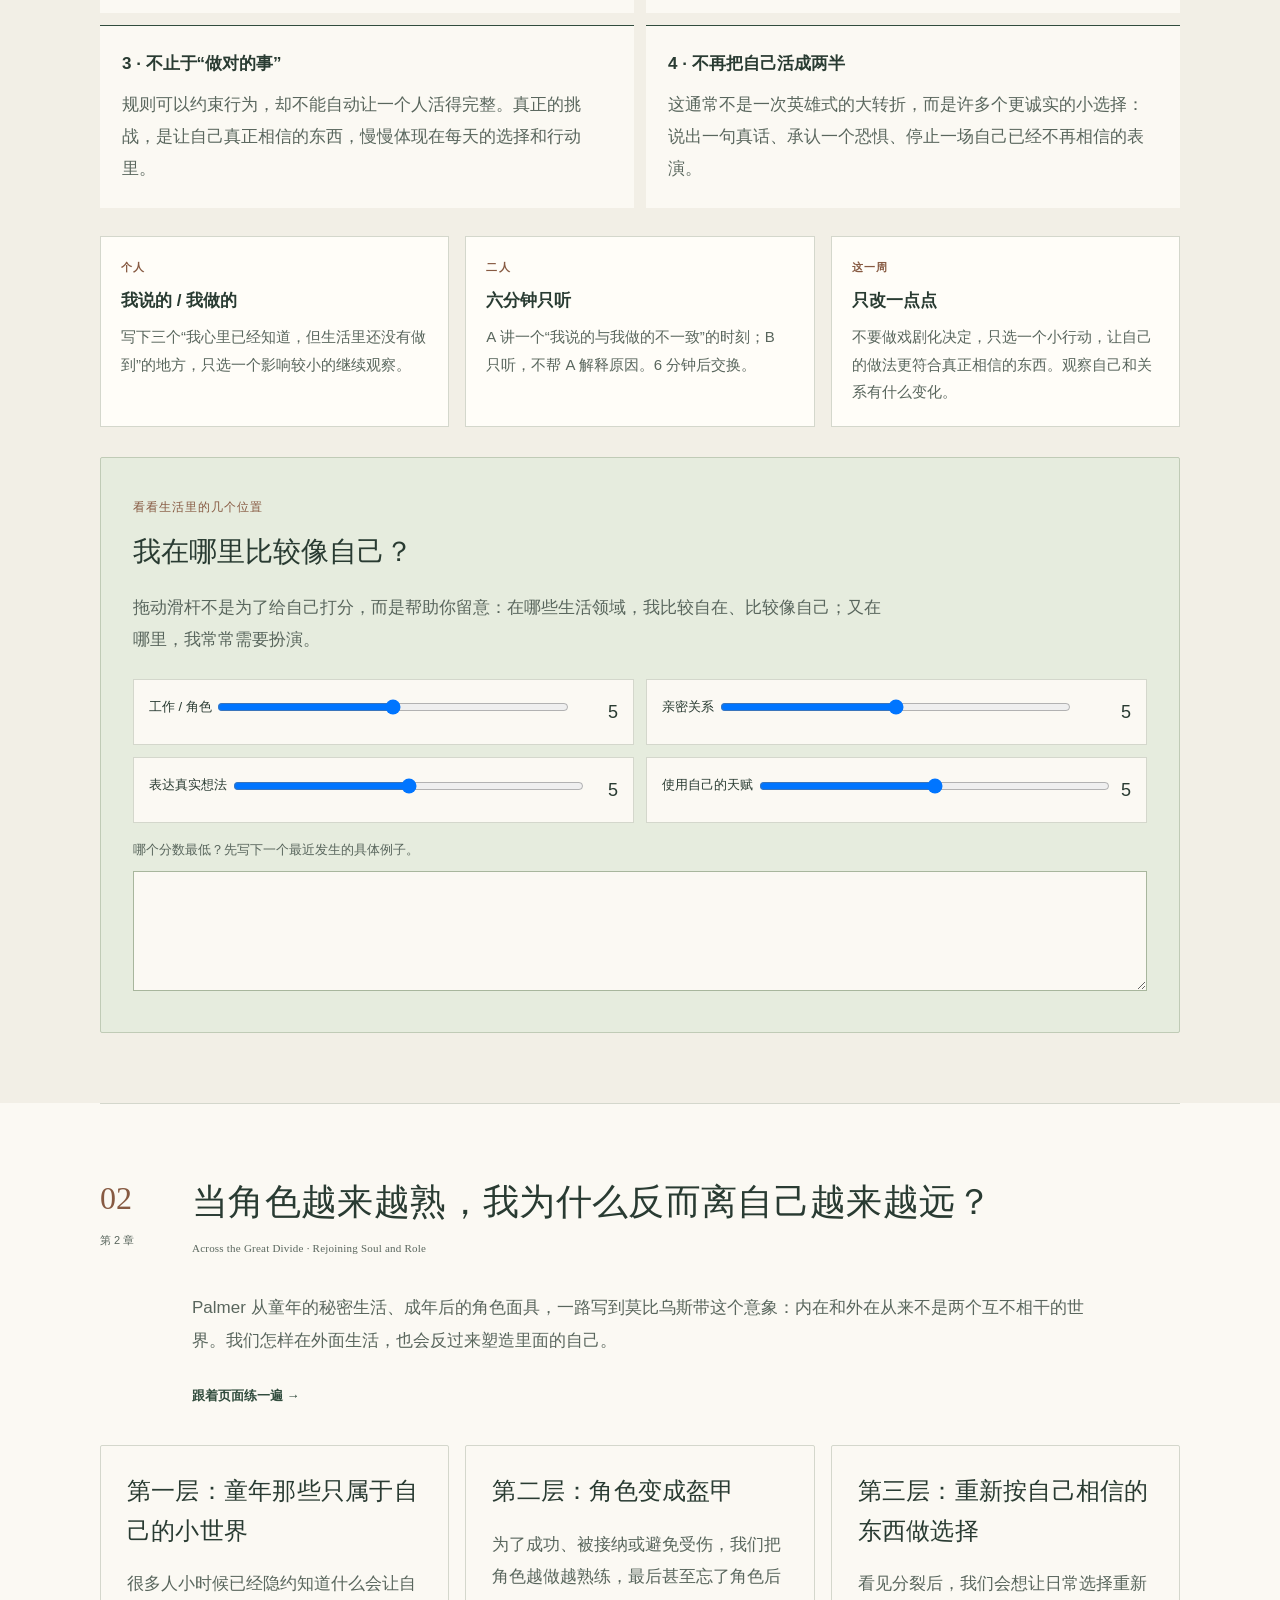
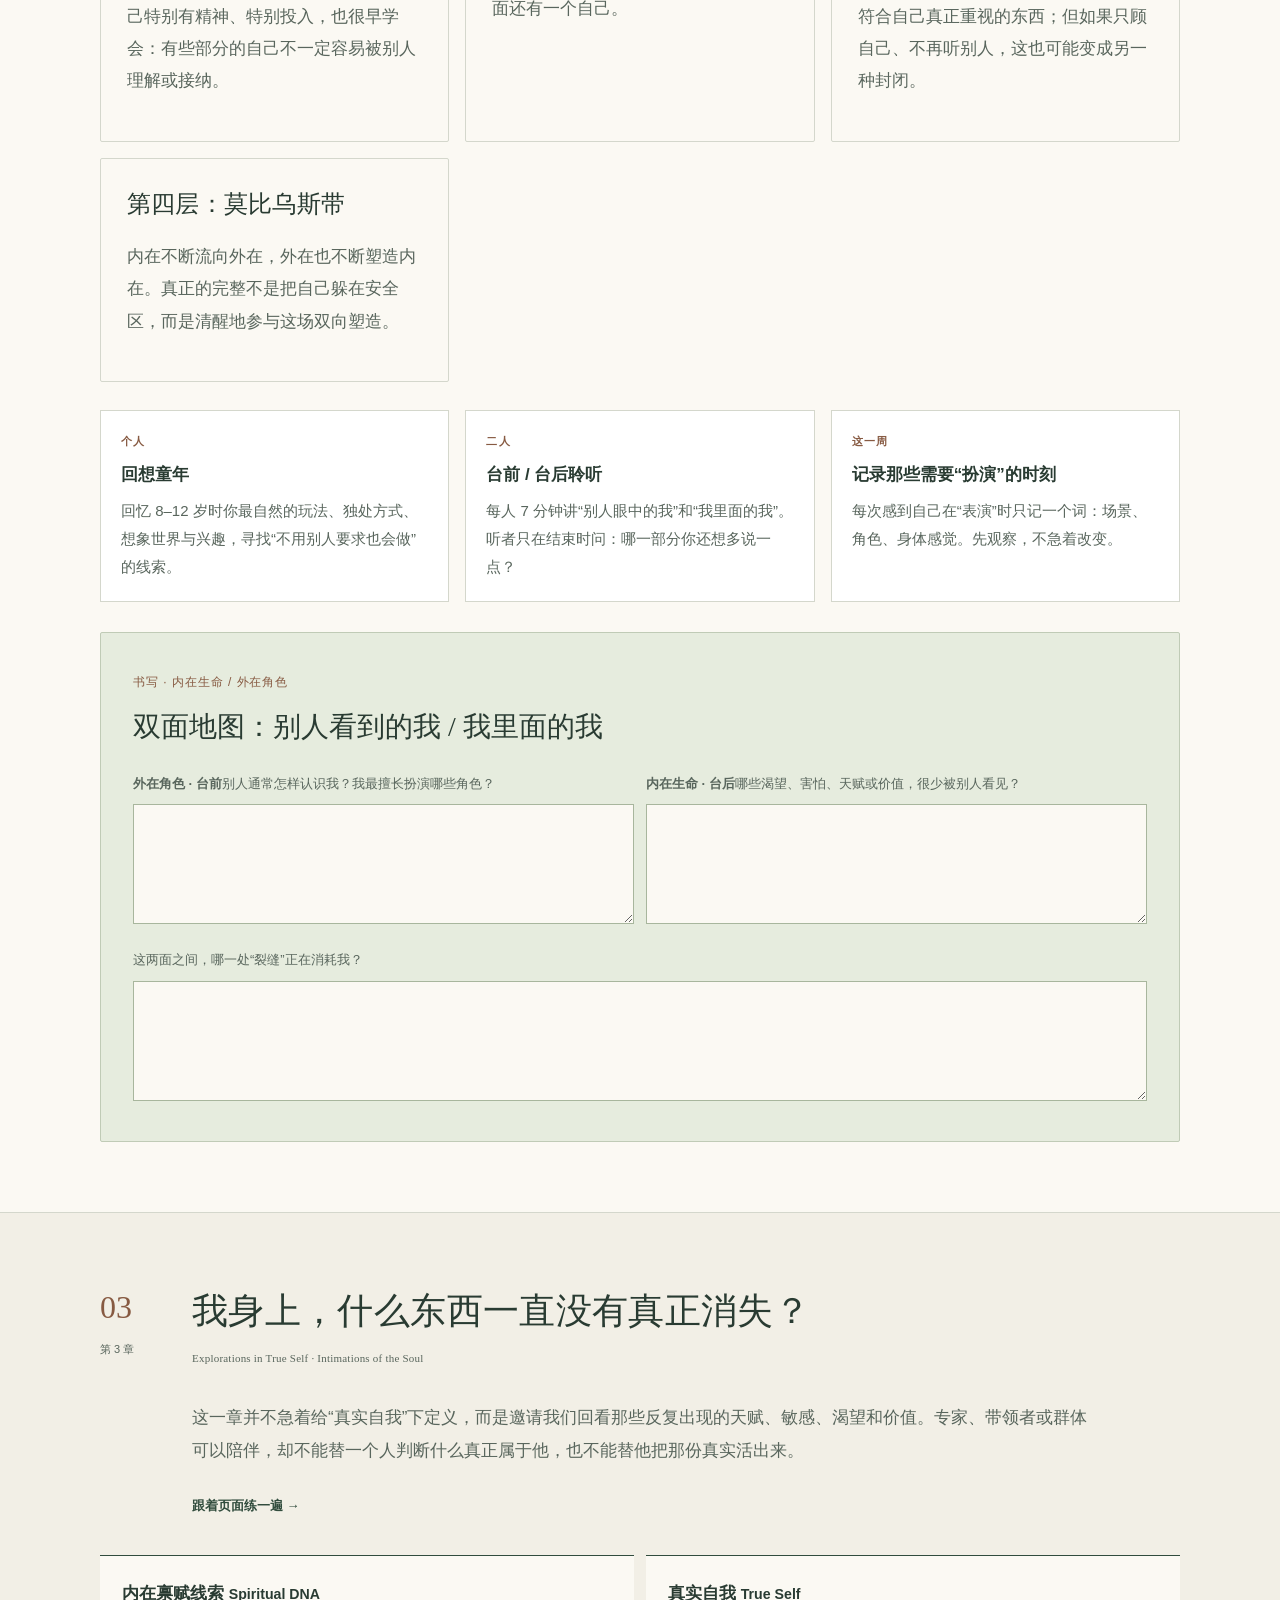
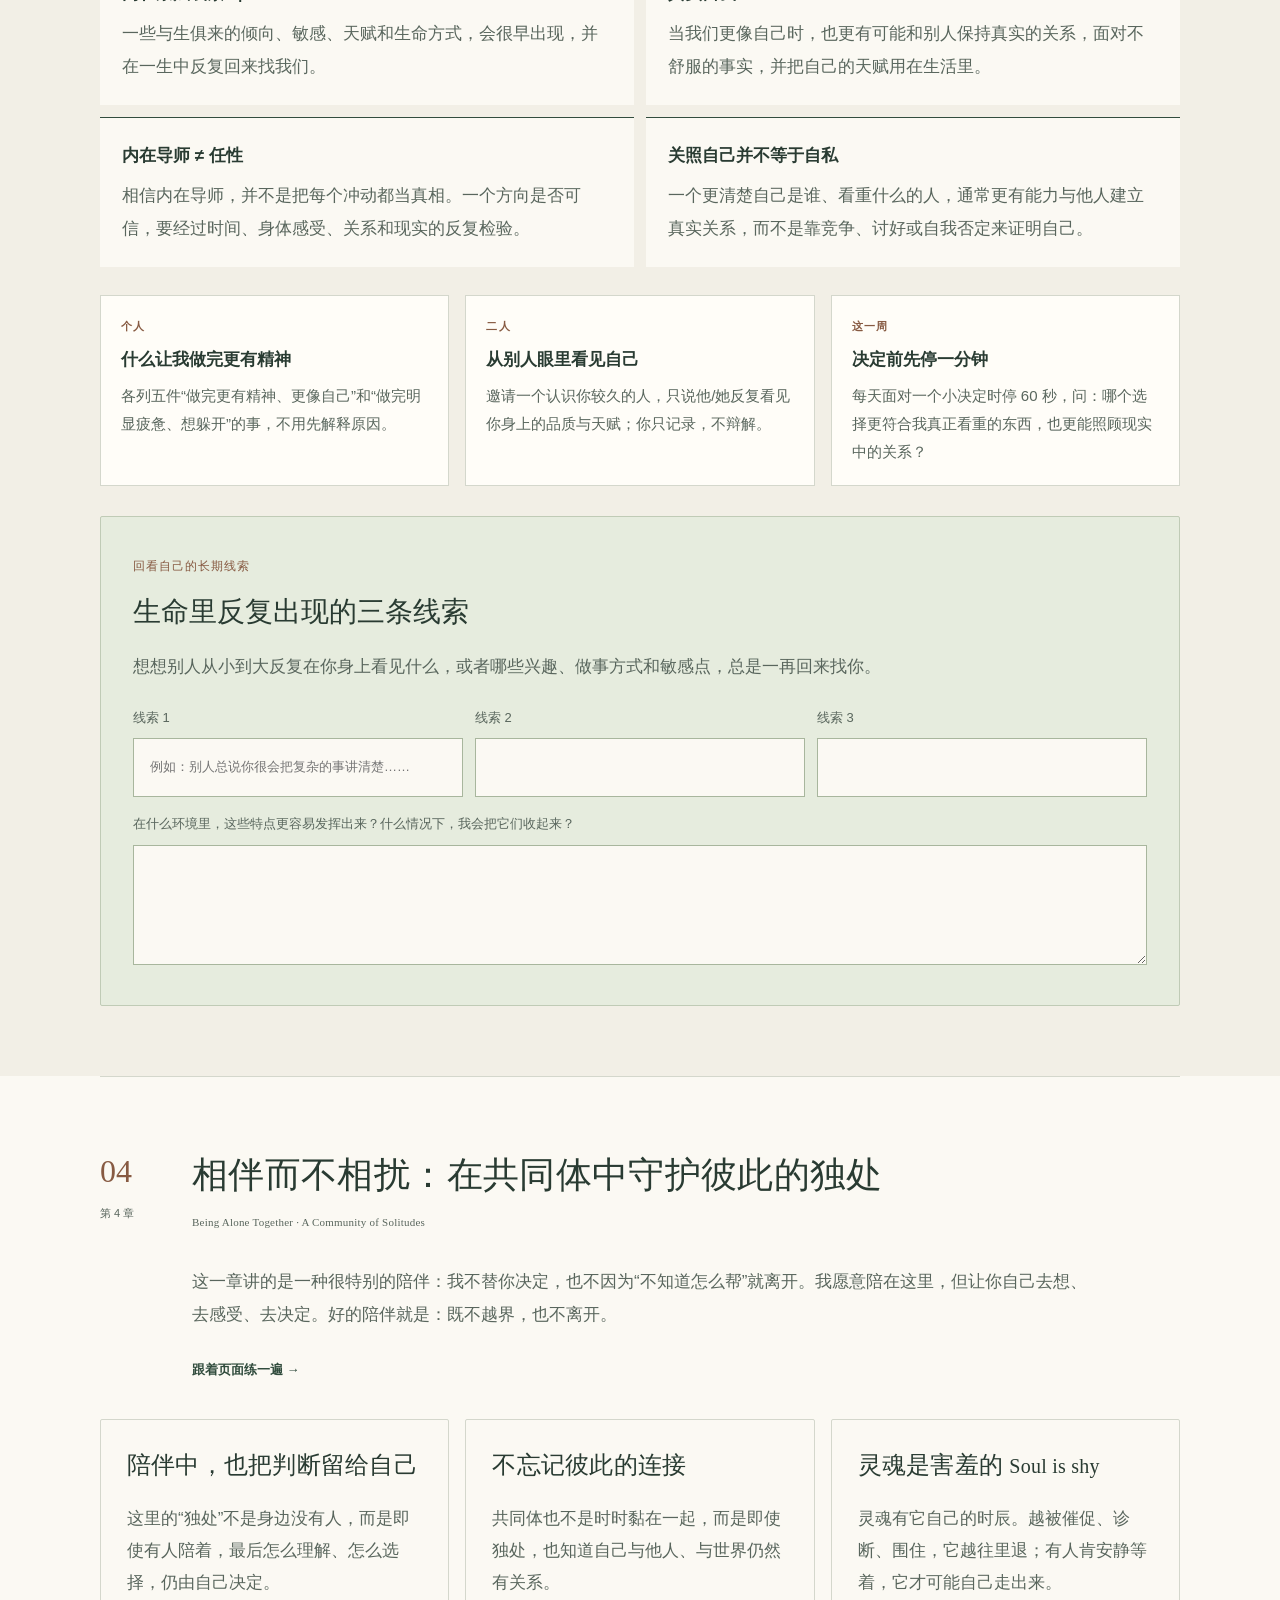
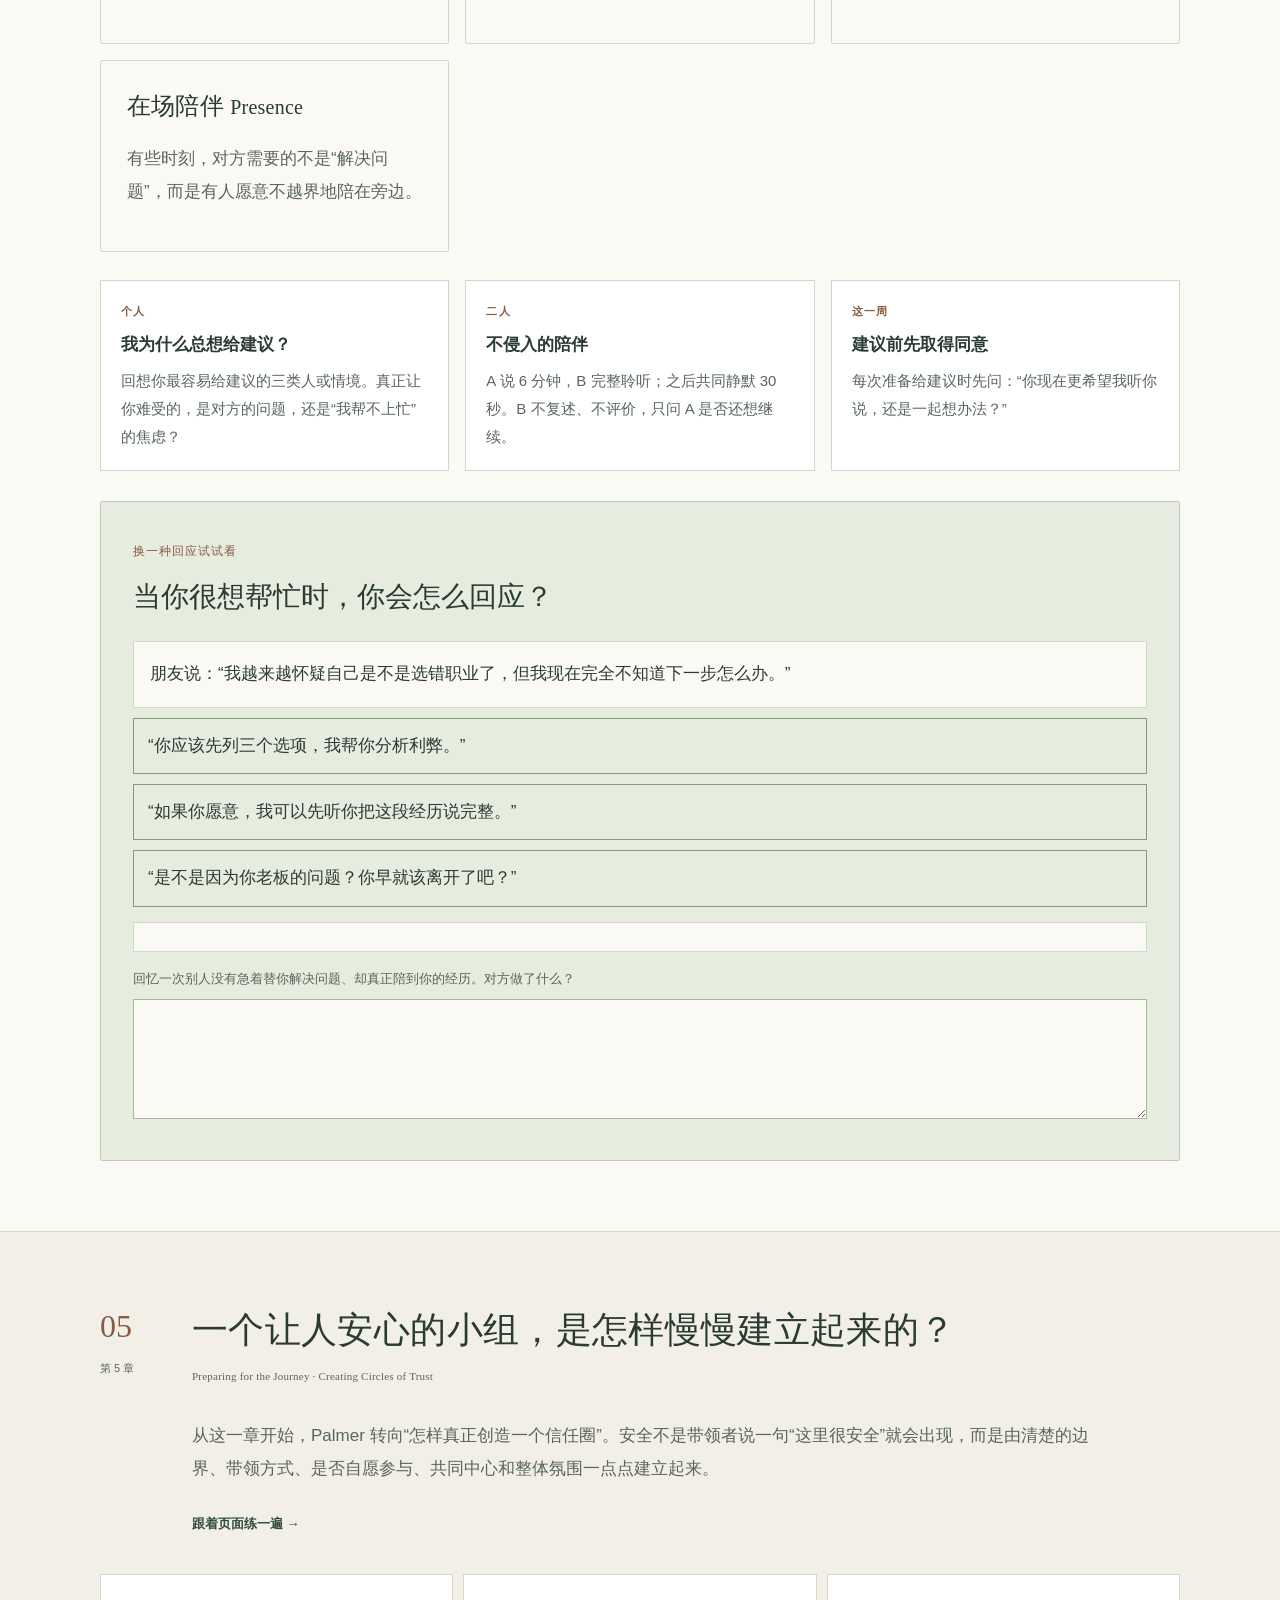
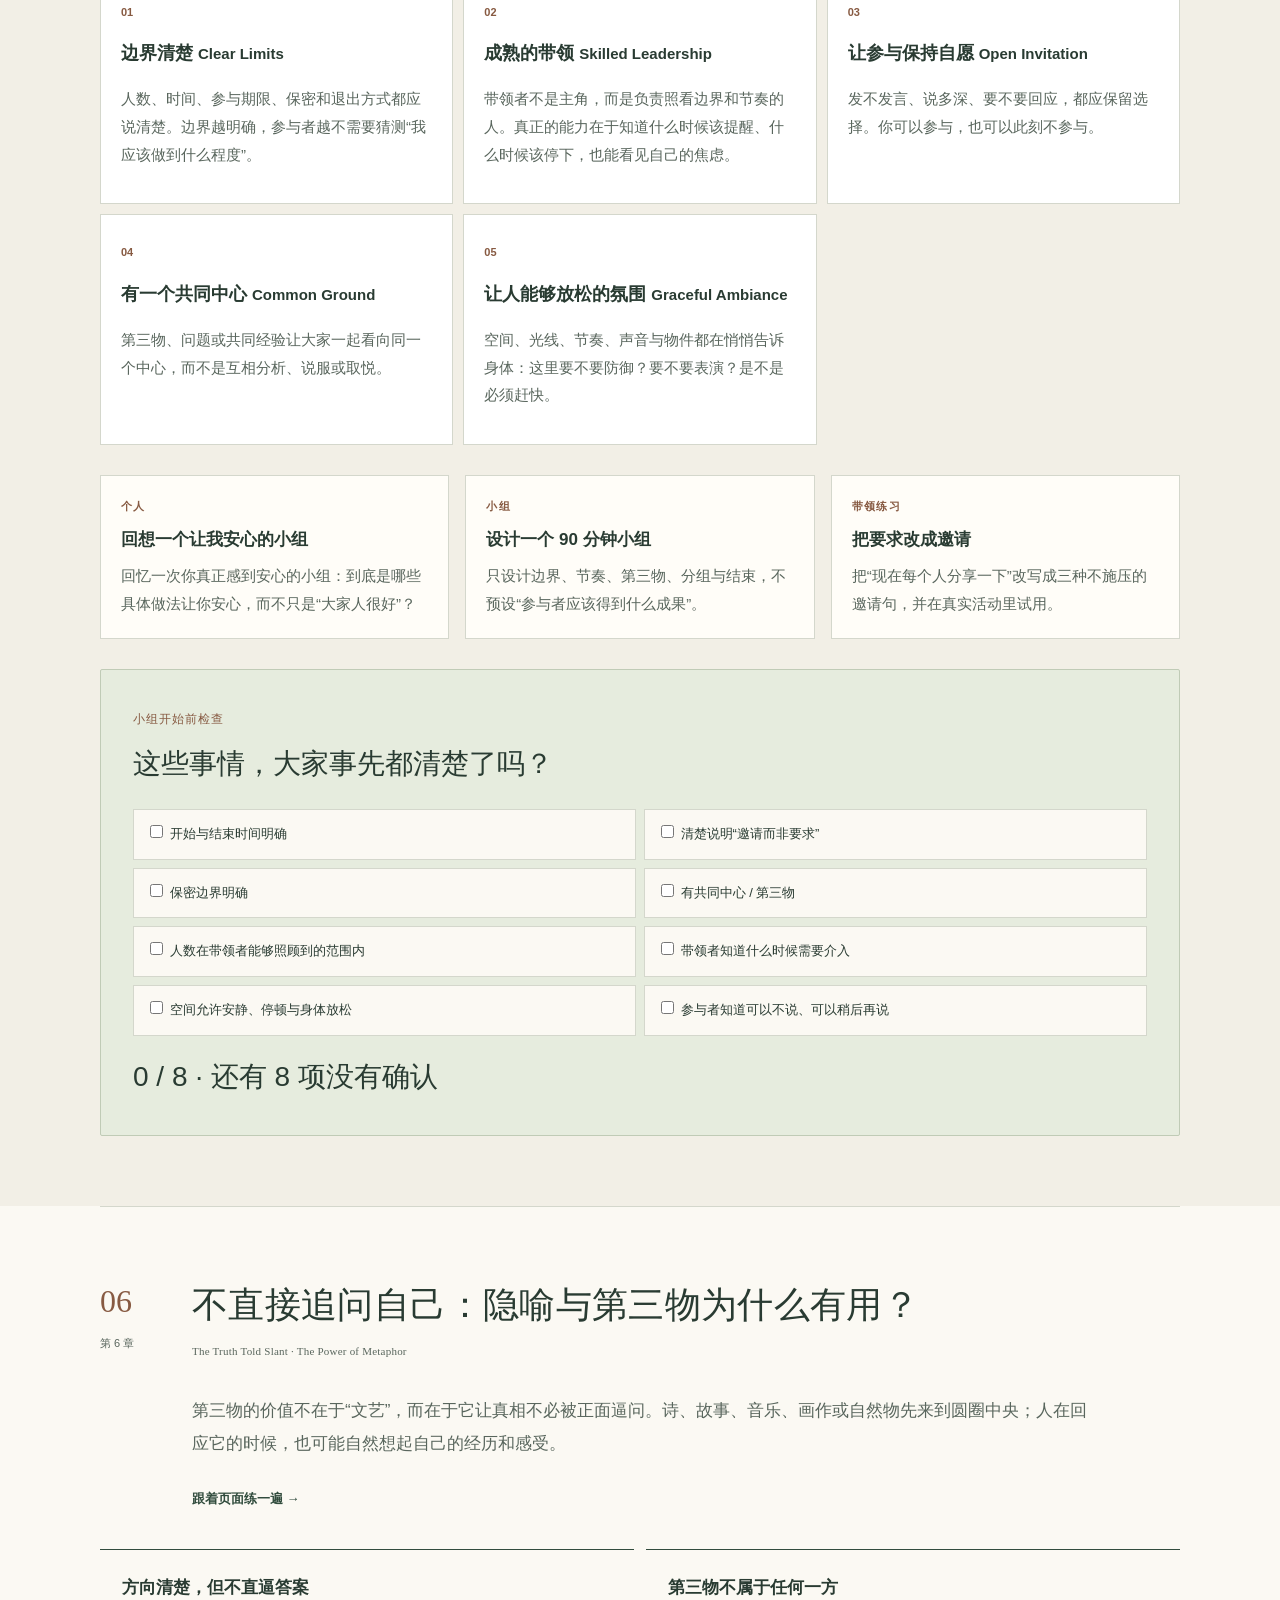
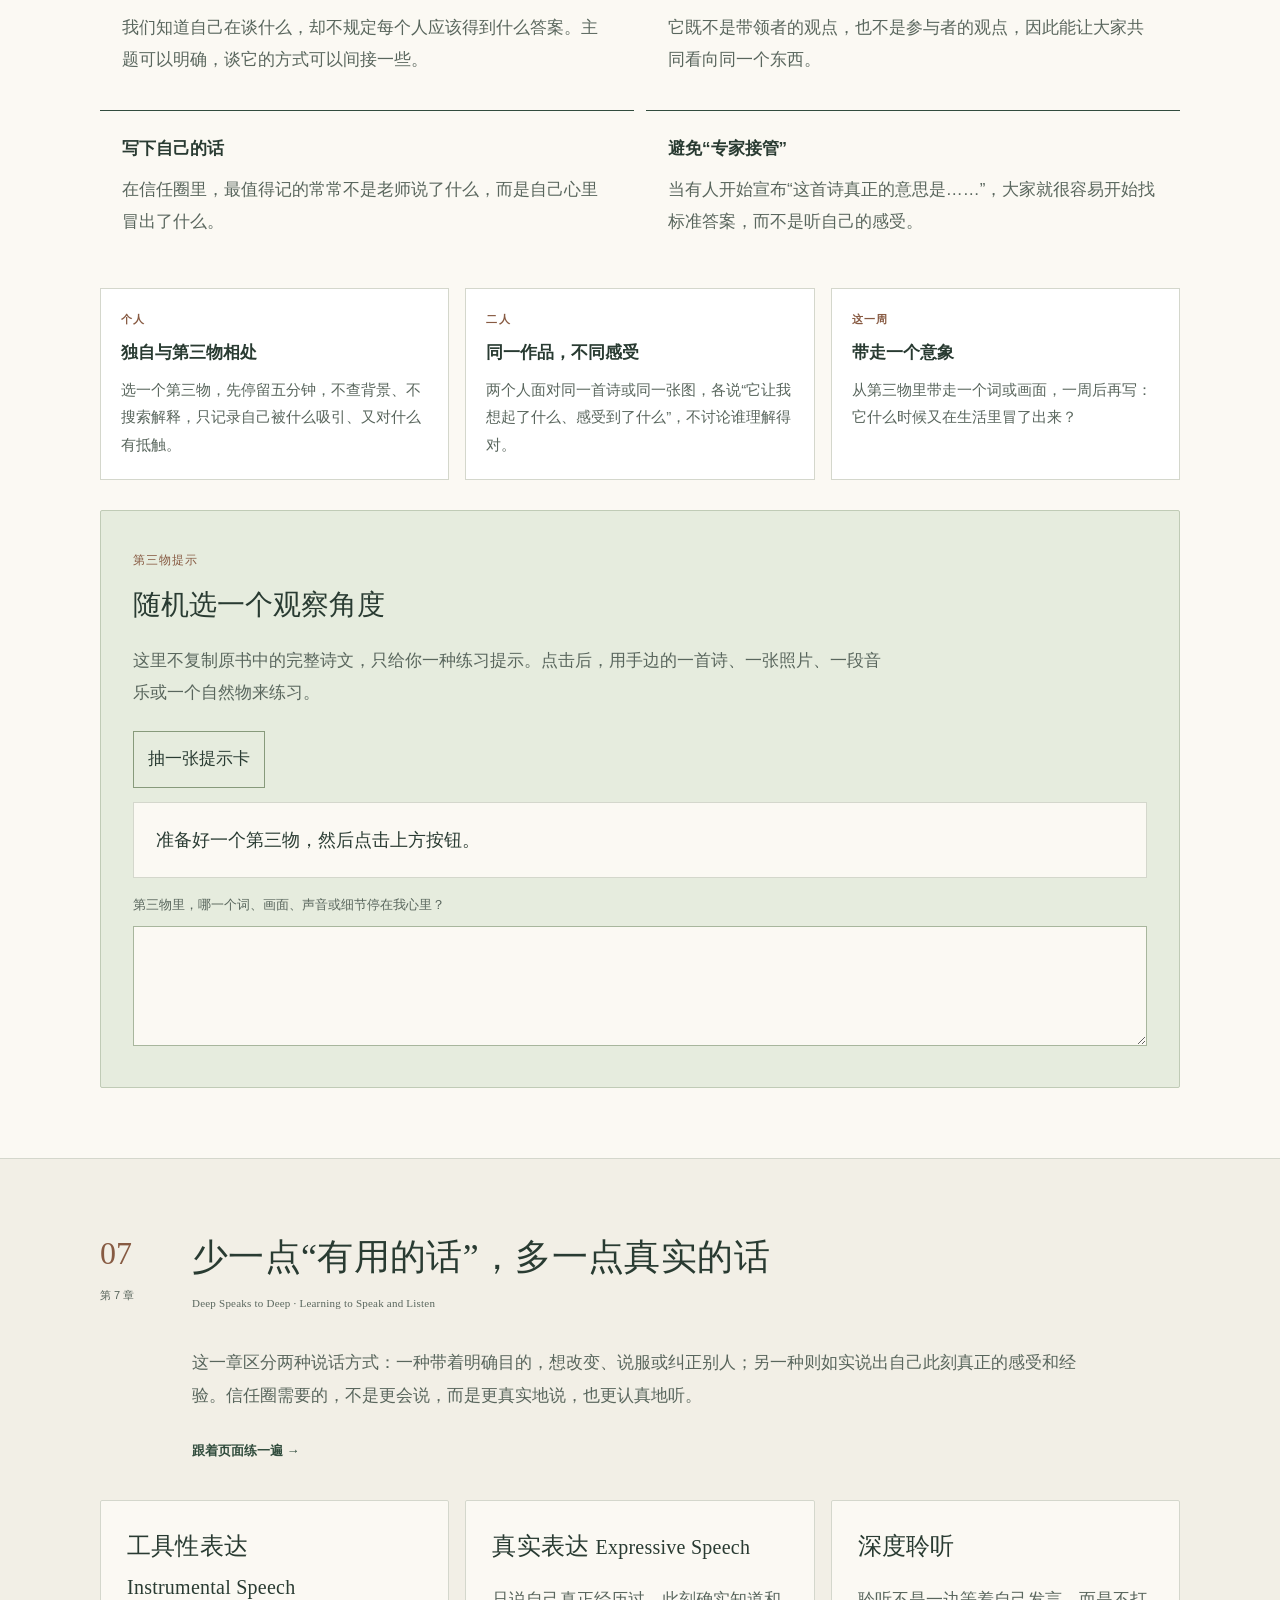
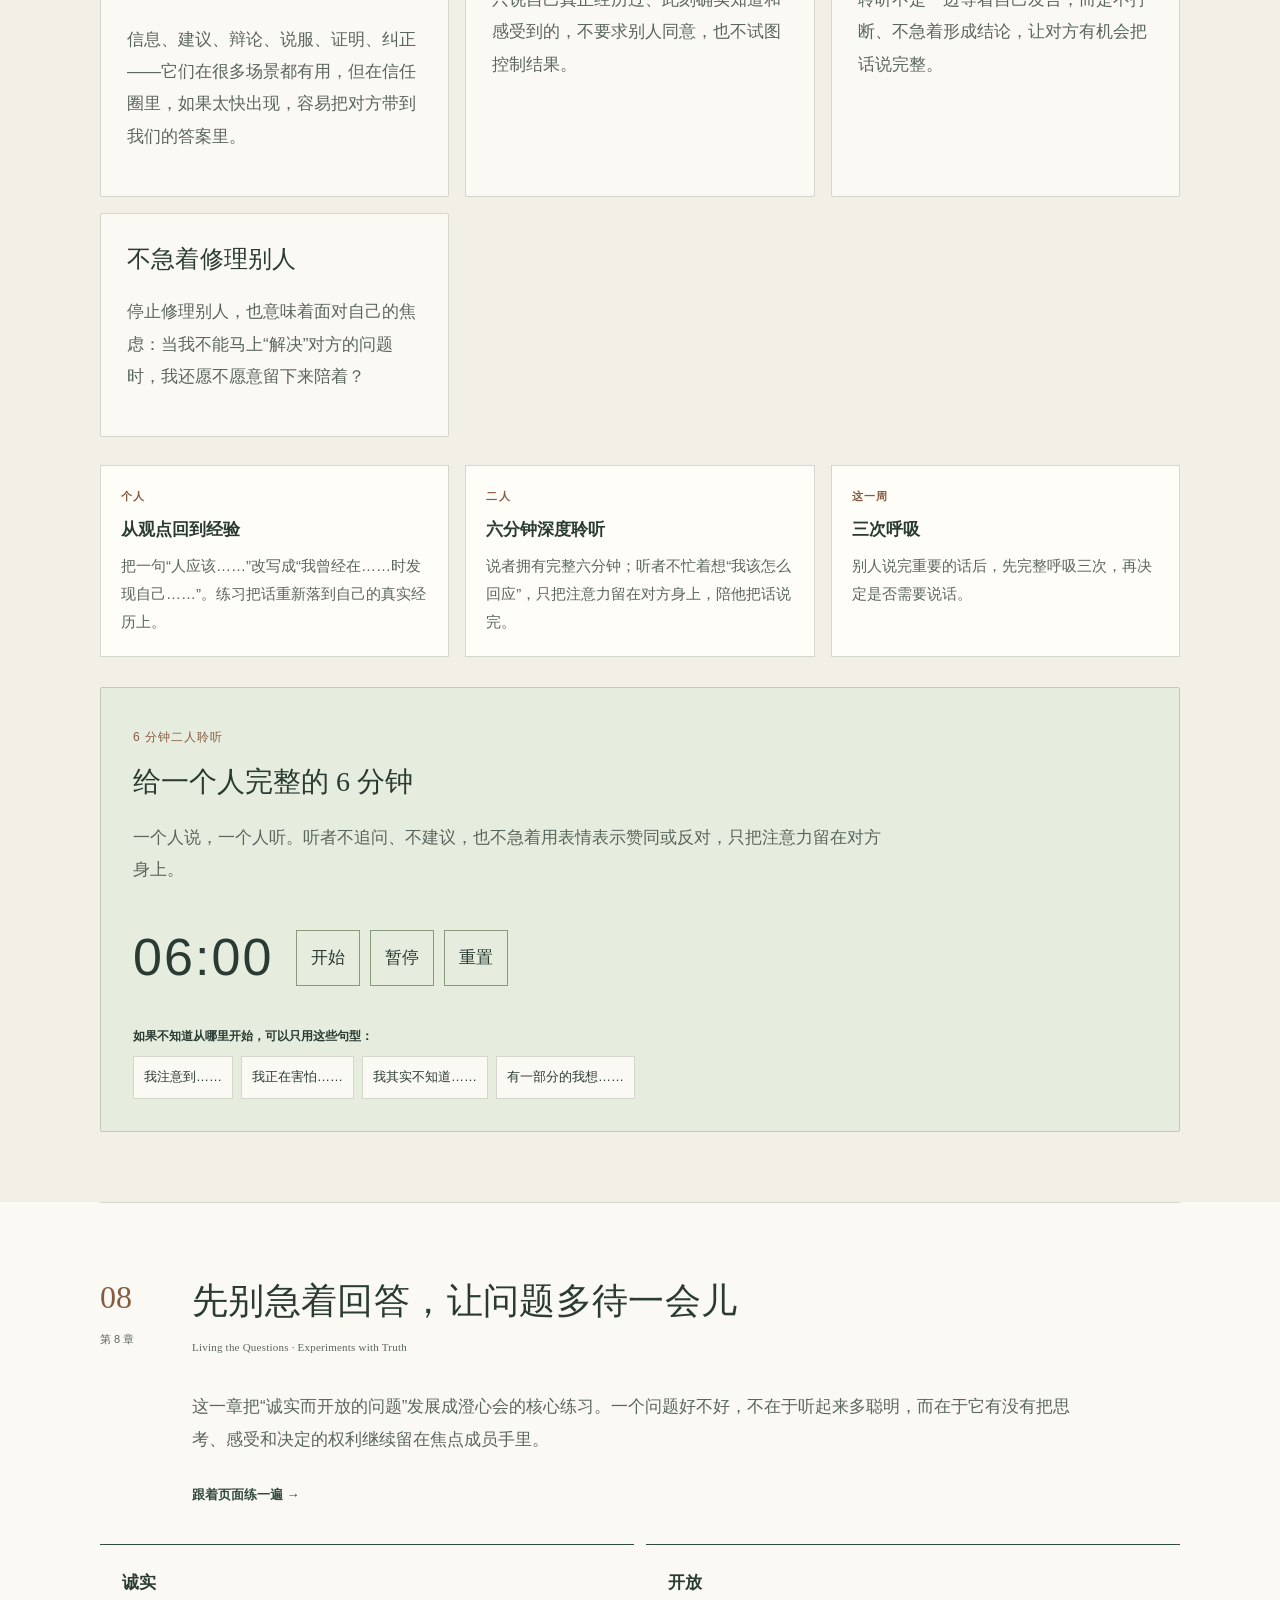
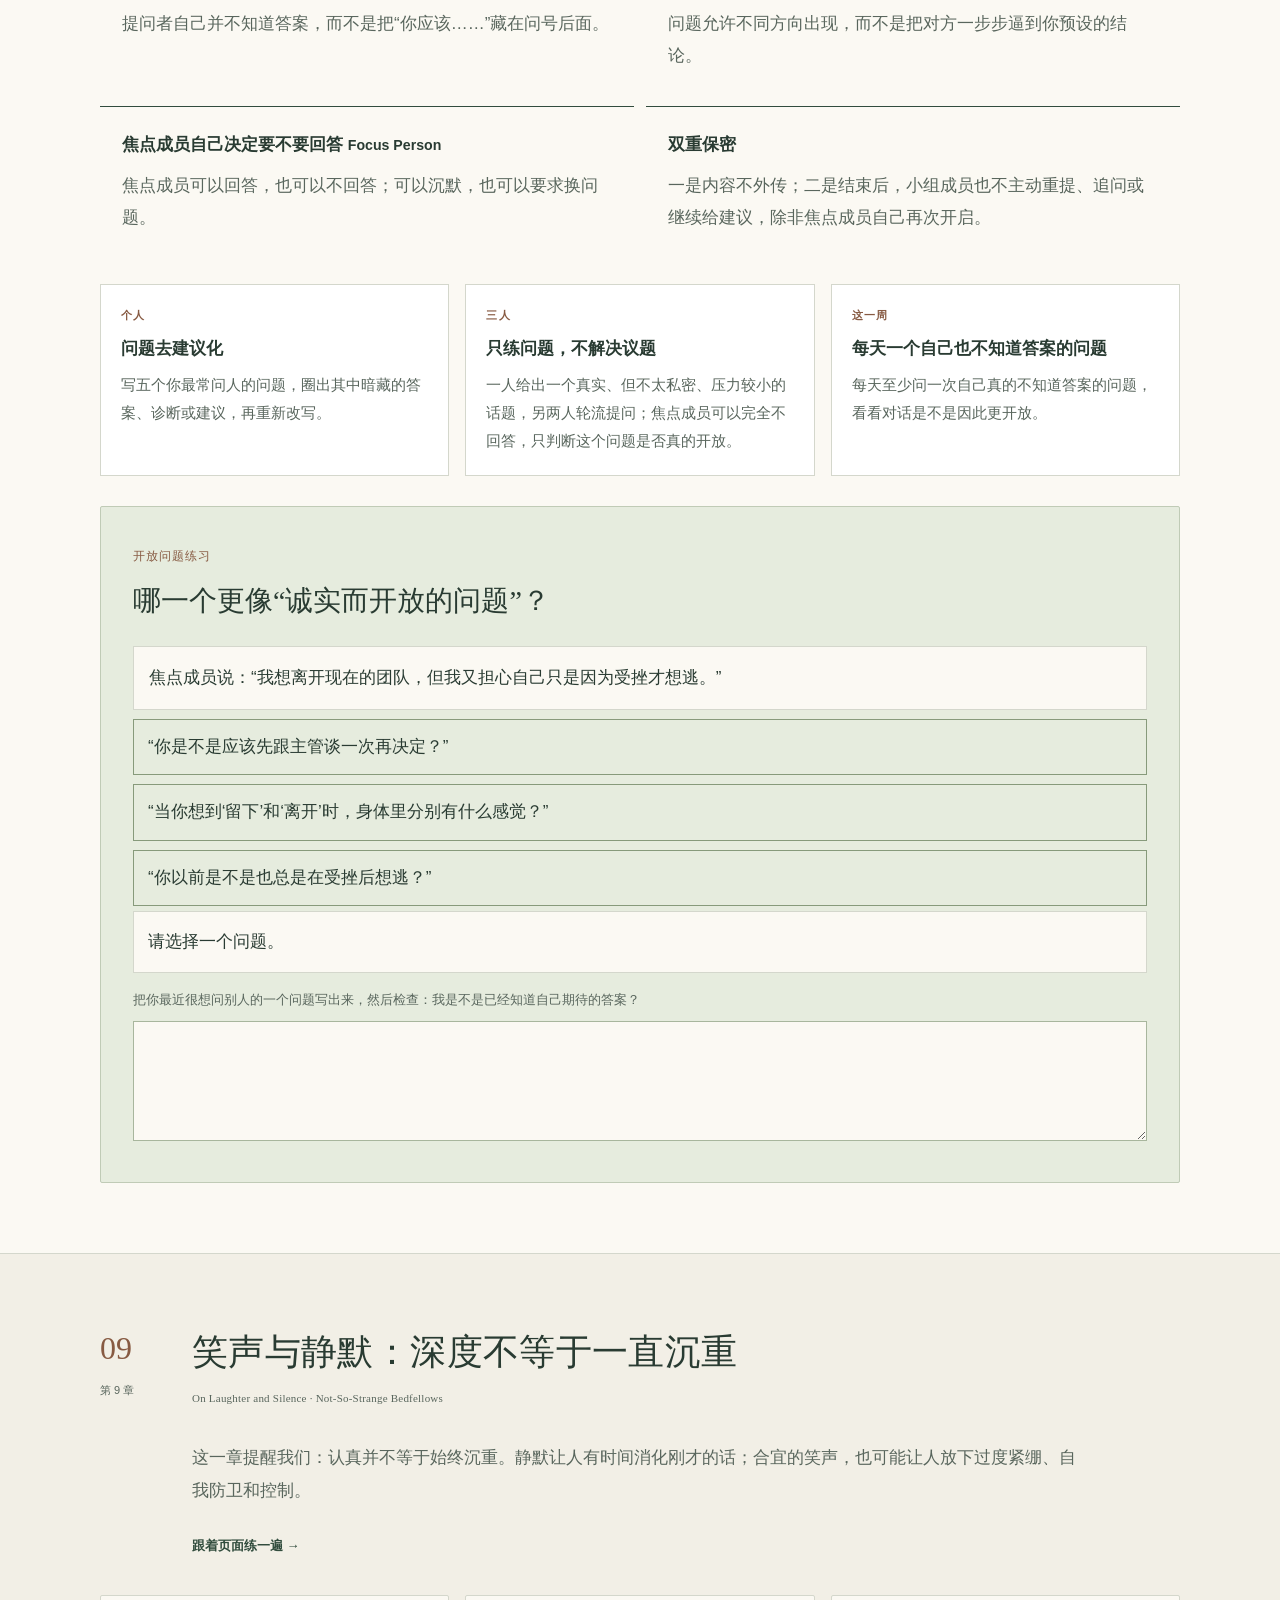
<file: chapters.html>
<!doctype html>
<html lang="zh-CN">
<head>
  <meta charset="utf-8" />
  <meta name="viewport" content="width=device-width,initial-scale=1" />
  <title>章节深读｜《A Hidden Wholeness》信任圈学习与实践</title>
  <meta name="description" content="逐章深读帕克·帕尔默《A Hidden Wholeness》：先理解每章真正要说什么，再用静默、书写和聆听一步步练习，看看这些原则怎样用在自己的生活里。" />
  <link rel="stylesheet" href="styles.css" />
  <link rel="stylesheet" href="chapters.css" />
  <link rel="stylesheet" href="site-theme.css?v=20261009-wholeness" />
</head>
<body class="inner-page chapter-page site-v2 page-chapters">
  <a href="#main" class="site-skip">跳到正文</a>
  <header class="chapter-hero">
    <nav class="site-nav wrap" aria-label="网站导航">
      <a class="brand" href="index.html"><span class="brand-circle" aria-hidden="true"></span>信任圈入门</a>
      <div class="site-links">
        <a href="index.html#what">理解信任圈</a>
        <a href="study.html">学习路线</a>
        <a href="guided.html">开始练习</a>
        <details class="site-menu">
          <summary><span>浏览全站</span><span aria-hidden="true">＋</span></summary>
          <div class="site-menu-panel">
            <section><h2>理解信任圈</h2><a href="touchstones.html">11 条基石</a><a href="inner-teacher.html">内在导师</a><a href="history.html">历史与发展</a><a href="clearness-history.html">澄心会的起源与演变</a><a href="comparison.html">与其他方法比较</a><a href="terminology.html">术语说明</a></section>
            <section><h2>阅读与学习</h2><a href="study.html">全书学习路线</a><a href="chapters.html" aria-current="page">章节深读</a></section>
            <section><h2>进入实践</h2><a href="guided.html">引导练习</a><a href="questions.html">诚实而开放的问题</a><a href="third-thing.html">第三物</a><a href="facilitator.html">带领者入门</a></section>
          </div>
        </details>
      </div>
    </nav>
    <div class="wrap chapter-hero-copy">
      <div class="eyebrow">《A Hidden Wholeness》· 逐章深读</div>
      <h1><span class="title-line">一章一章读，</span><span class="title-line">也一章一章放回生活里。</span></h1>
      <p>每章都会先说明它在全书中的作用，再拆解主要内容，最后给出个人、小组和网页练习。重点不是背下 Palmer 的说法，而是看懂这一章在谈什么，再试着放进自己的生活和关系里。</p>
      <div class="hero-note">建议节奏：每章 1 周。先读，再练，再回到日常里试一试；不要一次做完所有练习。</div>
    </div>
  </header>

  <main id="main">
    <div class="wrap"><details class="page-guide"><summary>本页阅读 · 12 个部分，可按需要选择</summary><ol><li><a href="#prelude">世界的暴风雪：在迷失中寻找回家的绳索</a></li><li><a href="#ch1">完整生命的样子：不再把自己活成两半</a></li><li><a href="#ch2">当角色越来越熟，我为什么反而离自己越来越远？</a></li><li><a href="#ch3">我身上，什么东西一直没有真正消失？</a></li><li><a href="#ch4">相伴而不相扰：在共同体中守护彼此的独处</a></li><li><a href="#ch5">一个让人安心的小组，是怎样慢慢建立起来的？</a></li><li><a href="#ch6">不直接追问自己：隐喻与第三物为什么有用？</a></li><li><a href="#ch7">少一点“有用的话”，多一点真实的话</a></li><li><a href="#ch8">先别急着回答，让问题多待一会儿</a></li><li><a href="#ch9">笑声与静默：深度不等于一直沉重</a></li><li><a href="#ch10">走第三条路：在日常冲突中练习非暴力</a></li><li><a href="#reading-1">读完之后，可以继续练这几件事</a></li></ol></details></div>
    <section id="toc" class="section wrap">
      <div class="section-kicker">章节导航</div>
      <div class="chapter-toc">
        <a href="#prelude"><span>00</span><b>序章</b><small>世界的暴风雪</small></a>
        <a href="#ch1"><span>01</span><b>第 1 章</b><small>完整生命的样子</small></a>
        <a href="#ch2"><span>02</span><b>第 2 章</b><small>跨越内外的鸿沟</small></a>
        <a href="#ch3"><span>03</span><b>第 3 章</b><small>探寻真实自我</small></a>
        <a href="#ch4"><span>04</span><b>第 4 章</b><small>相伴而不相扰</small></a>
        <a href="#ch5"><span>05</span><b>第 5 章</b><small>为旅程预备空间</small></a>
        <a href="#ch6"><span>06</span><b>第 6 章</b><small>让真相从侧面抵达</small></a>
        <a href="#ch7"><span>07</span><b>第 7 章</b><small>以深处回应深处</small></a>
        <a href="#ch8"><span>08</span><b>第 8 章</b><small>活在问题里</small></a>
        <a href="#ch9"><span>09</span><b>第 9 章</b><small>笑声与静默</small></a>
        <a href="#ch10"><span>10</span><b>第 10 章</b><small>走第三条路</small></a>
      </div>
    </section>

    <section id="prelude" class="chapter-section wrap">
      <div class="chapter-head">
        <div><span class="chapter-no">00</span><small>序章</small></div>
        <div><h2>世界的暴风雪：在迷失中寻找回家的绳索 <small class="original-title">Prelude · The Blizzard of the World</small></h2><p>序章先把我们带进一场暴风雪：天地一片白，方向消失，想平安走出去，只能握住一根通向家的绳索。Palmer 没有急着把这个意象解释完，而是让它先替整本书说一句话：人在最混乱的时候，未必需要看清整条路，先别松开那根还能带你回家的绳索。</p></div>
      </div>
      <div class="chapter-grid">
        <article class="chapter-card">
          <h3>本章在全书中的作用</h3>
          <p>Palmer 不是从“如何带小组”开始，而是先问：为什么我们需要这样的空间？因为人在忙碌、恐惧、制度压力和社会噪音里，很容易渐渐听不见自己。信任圈因此不只是“多一种活动形式”，而是给人一个停下来、重新辨认方向的机会。</p>
        </article>
        <article class="chapter-card">
          <h3>跟着这几个意象停一停</h3>
          <ul>
            <li><b>暴风雪：</b>此刻，什么正在让我看不清方向？</li>
            <li><b>家：</b>在哪里，我不必一直扮演，也不必证明自己？</li>
            <li><b>绳索：</b>当我看不清的时候，什么仍值得牢牢抓住？</li>
            <li><b>隐藏的完整性：</b>风雪遮住了路，却未必摧毁那份更完整的自己。</li>
          </ul>
        </article>
        <article class="chapter-card warning">
          <h3>容易误解</h3>
          <p>“回家”并不是退回一个只有自己的世界。真正的考验，仍在家庭、工作、社区和公共生活里：我能不能少一点自我背叛，把真正相信的东西活进关系和行动？</p>
        </article>
      </div>

      
      <div class="practice-triad">
        <article><span>个人</span><b>每天记一笔</b><p>连续 7 天记录：今天什么让我更迷失？什么让我重新回来？</p></article>
        <article><span>二人</span><b>三分钟只听</b><p>每人只说“我的风雪 / 我的绳索”，听者不解释、不比较，只在结束时说“我听见了”。</p></article>
        <article><span>日常</span><b>触摸绳索</b><p>为自己选一个每天都能触及的“绳索动作”，例如散步十分钟、写三行字或给某个人发消息。</p></article>
      </div>
<div class="practice-block">
        <div class="practice-copy">
          <span class="lab-meta">独处书写 · 15–20 分钟</span>
          <h3>暴风雪 / 家 / 绳索</h3>
          <p>不要追求漂亮答案。写下此刻真实存在的东西。</p>
        </div>
        <div class="three-journal">
          <label>此刻我的“暴风雪”是什么？<textarea class="journal" data-key="prelude-storm" placeholder="外面发生了什么？我心里又发生了什么？"></textarea></label>
          <label>“回家”对我意味着什么？<textarea class="journal" data-key="prelude-home" placeholder="什么状态下，我感觉自己比较像自己？"></textarea></label>
          <label>我的“绳索”是什么？<textarea class="journal" data-key="prelude-rope" placeholder="一个人、一个习惯、一首诗、一个地方……"></textarea></label>
        </div>
        <p class="autosave-note">文字自动保存在当前浏览器。</p>
      </div>
    </section>

    <section id="ch1" class="chapter-section soft">
      <div class="wrap">
        <div class="chapter-head">
          <div><span class="chapter-no">01</span><small>第 1 章</small></div>
          <div><h2>完整生命的样子：不再把自己活成两半 <small class="original-title">Images of Integrity · Living “Divided No More”</small></h2><p>完整不是把自己修得没有裂缝，而是不再把某些真实的部分赶出自己的生命。我们说的、做的和真正相信的，也许不能立刻一致，但可以越来越少地彼此背叛。</p></div>
        </div>

        <div class="deep-points">
          <article><b>1 · 分裂的生活</b><p>分裂发生在我们明明知道一件事，却以另一种方式生活；想说真话，却选择沉默；明明有一种天赋，却因为害怕而把它藏起来。</p></article>
          <article><b>2 · 完整不等于完美</b><p>脆弱、失败和破碎不需要先被清除，才有资格属于我的生命。完整，是不再把这些部分驱逐出去，也不让它们暗中替我作决定。</p></article>
          <article><b>3 · 不止于“做对的事”</b><p>规则可以约束行为，却不能自动让一个人活得完整。真正的挑战，是让自己真正相信的东西，慢慢体现在每天的选择和行动里。</p></article>
          <article><b>4 · 不再把自己活成两半</b><p>这通常不是一次英雄式的大转折，而是许多个更诚实的小选择：说出一句真话、承认一个恐惧、停止一场自己已经不再相信的表演。</p></article>
        </div>

        
        <div class="practice-triad">
          <article><span>个人</span><b>我说的 / 我做的</b><p>写下三个“我心里已经知道，但生活里还没有做到”的地方，只选一个影响较小的继续观察。</p></article>
          <article><span>二人</span><b>六分钟只听</b><p>A 讲一个“我说的与我做的不一致”的时刻；B 只听，不帮 A 解释原因。6 分钟后交换。</p></article>
          <article><span>这一周</span><b>只改一点点</b><p>不要做戏剧化决定，只选一个小行动，让自己的做法更符合真正相信的东西。观察自己和关系有什么变化。</p></article>
        </div>
<div class="practice-block">
          <div class="practice-copy"><span class="lab-meta">看看生活里的几个位置</span><h3>我在哪里比较像自己？</h3><p>拖动滑杆不是为了给自己打分，而是帮助你留意：在哪些生活领域，我比较自在、比较像自己；又在哪里，我常常需要扮演。</p></div>
          <div class="integrity-scan">
            <label>工作 / 角色 <input type="range" min="0" max="10" value="5" data-integrity="work"><output>5</output></label>
            <label>亲密关系 <input type="range" min="0" max="10" value="5" data-integrity="relation"><output>5</output></label>
            <label>表达真实想法 <input type="range" min="0" max="10" value="5" data-integrity="voice"><output>5</output></label>
            <label>使用自己的天赋 <input type="range" min="0" max="10" value="5" data-integrity="gift"><output>5</output></label>
          </div>
          <label class="wide-journal">哪个分数最低？先写下一个最近发生的具体例子。<textarea class="journal" data-key="ch1-reflect"></textarea></label>
        </div>
      </div>
    </section>

    <section id="ch2" class="chapter-section wrap">
      <div class="chapter-head">
        <div><span class="chapter-no">02</span><small>第 2 章</small></div>
        <div><h2>当角色越来越熟，我为什么反而离自己越来越远？ <small class="original-title">Across the Great Divide · Rejoining Soul and Role</small></h2><p>Palmer 从童年的秘密生活、成年后的角色面具，一路写到莫比乌斯带这个意象：内在和外在从来不是两个互不相干的世界。我们怎样在外面生活，也会反过来塑造里面的自己。</p></div>
      </div>

      <div class="chapter-grid">
        <article class="chapter-card"><h3>第一层：童年那些只属于自己的小世界</h3><p>很多人小时候已经隐约知道什么会让自己特别有精神、特别投入，也很早学会：有些部分的自己不一定容易被别人理解或接纳。</p></article>
        <article class="chapter-card"><h3>第二层：角色变成盔甲</h3><p>为了成功、被接纳或避免受伤，我们把角色越做越熟练，最后甚至忘了角色后面还有一个自己。</p></article>
        <article class="chapter-card"><h3>第三层：重新按自己相信的东西做选择</h3><p>看见分裂后，我们会想让日常选择重新符合自己真正重视的东西；但如果只顾自己、不再听别人，这也可能变成另一种封闭。</p></article>
        <article class="chapter-card"><h3>第四层：莫比乌斯带</h3><p>内在不断流向外在，外在也不断塑造内在。真正的完整不是把自己躲在安全区，而是清醒地参与这场双向塑造。</p></article>
      </div>

      
      <div class="practice-triad">
        <article><span>个人</span><b>回想童年</b><p>回忆 8–12 岁时你最自然的玩法、独处方式、想象世界与兴趣，寻找“不用别人要求也会做”的线索。</p></article>
        <article><span>二人</span><b>台前 / 台后聆听</b><p>每人 7 分钟讲“别人眼中的我”和“我里面的我”。听者只在结束时问：哪一部分你还想多说一点？</p></article>
        <article><span>这一周</span><b>记录那些需要“扮演”的时刻</b><p>每次感到自己在“表演”时只记一个词：场景、角色、身体感觉。先观察，不急着改变。</p></article>
      </div>
<div class="practice-block">
        <div class="practice-copy"><span class="lab-meta">书写 · 内在生命 / 外在角色</span><h3>双面地图：别人看到的我 / 我里面的我</h3></div>
        <div class="two-column-journal">
          <label><b>外在角色 · 台前</b><span>别人通常怎样认识我？我最擅长扮演哪些角色？</span><textarea class="journal" data-key="ch2-role"></textarea></label>
          <label><b>内在生命 · 台后</b><span>哪些渴望、害怕、天赋或价值，很少被别人看见？</span><textarea class="journal" data-key="ch2-soul"></textarea></label>
        </div>
        <label class="wide-journal">这两面之间，哪一处“裂缝”正在消耗我？<textarea class="journal" data-key="ch2-gap"></textarea></label>
      </div>
    </section>

    <section id="ch3" class="chapter-section soft">
      <div class="wrap">
        <div class="chapter-head">
          <div><span class="chapter-no">03</span><small>第 3 章</small></div>
          <div><h2>我身上，什么东西一直没有真正消失？ <small class="original-title">Explorations in True Self · Intimations of the Soul</small></h2><p>这一章并不急着给“真实自我”下定义，而是邀请我们回看那些反复出现的天赋、敏感、渴望和价值。专家、带领者或群体可以陪伴，却不能替一个人判断什么真正属于他，也不能替他把那份真实活出来。</p></div>
        </div>

        <div class="deep-points">
          <article><b>内在禀赋线索 <small>Spiritual DNA</small></b><p>一些与生俱来的倾向、敏感、天赋和生命方式，会很早出现，并在一生中反复回来找我们。</p></article>
          <article><b>真实自我 <small>True Self</small></b><p>当我们更像自己时，也更有可能和别人保持真实的关系，面对不舒服的事实，并把自己的天赋用在生活里。</p></article>
          <article><b>内在导师 ≠ 任性</b><p>相信内在导师，并不是把每个冲动都当真相。一个方向是否可信，要经过时间、身体感受、关系和现实的反复检验。</p></article>
          <article><b>关照自己并不等于自私</b><p>一个更清楚自己是谁、看重什么的人，通常更有能力与他人建立真实关系，而不是靠竞争、讨好或自我否定来证明自己。</p></article>
        </div>

        
        <div class="practice-triad">
          <article><span>个人</span><b>什么让我做完更有精神</b><p>各列五件“做完更有精神、更像自己”和“做完明显疲惫、想躲开”的事，不用先解释原因。</p></article>
          <article><span>二人</span><b>从别人眼里看见自己</b><p>邀请一个认识你较久的人，只说他/她反复看见你身上的品质与天赋；你只记录，不辩解。</p></article>
          <article><span>这一周</span><b>决定前先停一分钟</b><p>每天面对一个小决定时停 60 秒，问：哪个选择更符合我真正看重的东西，也更能照顾现实中的关系？</p></article>
        </div>
<div class="practice-block">
          <div class="practice-copy"><span class="lab-meta">回看自己的长期线索</span><h3>生命里反复出现的三条线索</h3><p>想想别人从小到大反复在你身上看见什么，或者哪些兴趣、做事方式和敏感点，总是一再回来找你。</p></div>
        <div class="gift-grid">
          <label>线索 1<input class="journal-input" data-key="ch3-gift1" placeholder="例如：别人总说你很会把复杂的事讲清楚……"></label>
          <label>线索 2<input class="journal-input" data-key="ch3-gift2"></label>
          <label>线索 3<input class="journal-input" data-key="ch3-gift3"></label>
        </div>
        <label class="wide-journal">在什么环境里，这些特点更容易发挥出来？什么情况下，我会把它们收起来？<textarea class="journal" data-key="ch3-conditions"></textarea></label>
      </div>
    </section>

    <section id="ch4" class="chapter-section wrap">
      <div class="chapter-head">
        <div><span class="chapter-no">04</span><small>第 4 章</small></div>
        <div><h2>相伴而不相扰：在共同体中守护彼此的独处 <small class="original-title">Being Alone Together · A Community of Solitudes</small></h2><p>这一章讲的是一种很特别的陪伴：我不替你决定，也不因为“不知道怎么帮”就离开。我愿意陪在这里，但让你自己去想、去感受、去决定。好的陪伴就是：既不越界，也不离开。</p></div>
      </div>

      <div class="chapter-grid">
        <article class="chapter-card"><h3>陪伴中，也把判断留给自己</h3><p>这里的“独处”不是身边没有人，而是即使有人陪着，最后怎么理解、怎么选择，仍由自己决定。</p></article>
        <article class="chapter-card"><h3>不忘记彼此的连接</h3><p>共同体也不是时时黏在一起，而是即使独处，也知道自己与他人、与世界仍然有关系。</p></article>
          <article class="chapter-card"><h3>灵魂是害羞的 <small>Soul is shy</small></h3><p>灵魂有它自己的时辰。越被催促、诊断、围住，它越往里退；有人肯安静等着，它才可能自己走出来。</p></article>
        <article class="chapter-card"><h3>在场陪伴 <small>Presence</small></h3><p>有些时刻，对方需要的不是“解决问题”，而是有人愿意不越界地陪在旁边。</p></article>
      </div>

      
      <div class="practice-triad">
        <article><span>个人</span><b>我为什么总想给建议？</b><p>回想你最容易给建议的三类人或情境。真正让你难受的，是对方的问题，还是“我帮不上忙”的焦虑？</p></article>
        <article><span>二人</span><b>不侵入的陪伴</b><p>A 说 6 分钟，B 完整聆听；之后共同静默 30 秒。B 不复述、不评价，只问 A 是否还想继续。</p></article>
        <article><span>这一周</span><b>建议前先取得同意</b><p>每次准备给建议时先问：“你现在更希望我听你说，还是一起想办法？”</p></article>
      </div>
<div class="practice-block">
        <div class="practice-copy"><span class="lab-meta">换一种回应试试看</span><h3>当你很想帮忙时，你会怎么回应？</h3></div>
        <div class="scenario" data-scenario>
          <p>朋友说：“我越来越怀疑自己是不是选错职业了，但我现在完全不知道下一步怎么办。”</p>
          <button type="button" data-choice="fix">“你应该先列三个选项，我帮你分析利弊。”</button>
          <button type="button" data-choice="presence">“如果你愿意，我可以先听你把这段经历说完整。”</button>
          <button type="button" data-choice="probe">“是不是因为你老板的问题？你早就该离开了吧？”</button>
          <div class="scenario-feedback" aria-live="polite"></div>
        </div>
        <label class="wide-journal">回忆一次别人没有急着替你解决问题、却真正陪到你的经历。对方做了什么？<textarea class="journal" data-key="ch4-presence"></textarea></label>
      </div>
    </section>

    <section id="ch5" class="chapter-section soft">
      <div class="wrap">
        <div class="chapter-head">
          <div><span class="chapter-no">05</span><small>第 5 章</small></div>
          <div><h2>一个让人安心的小组，是怎样慢慢建立起来的？ <small class="original-title">Preparing for the Journey · Creating Circles of Trust</small></h2><p>从这一章开始，Palmer 转向“怎样真正创造一个信任圈”。安全不是带领者说一句“这里很安全”就会出现，而是由清楚的边界、带领方式、是否自愿参与、共同中心和整体氛围一点点建立起来。</p></div>
        </div>

        <div class="five-conditions">
          <article><span>01</span><h3>边界清楚 <small>Clear Limits</small></h3><p>人数、时间、参与期限、保密和退出方式都应说清楚。边界越明确，参与者越不需要猜测“我应该做到什么程度”。</p></article>
          <article><span>02</span><h3>成熟的带领 <small>Skilled Leadership</small></h3><p>带领者不是主角，而是负责照看边界和节奏的人。真正的能力在于知道什么时候该提醒、什么时候该停下，也能看见自己的焦虑。</p></article>
          <article><span>03</span><h3>让参与保持自愿 <small>Open Invitation</small></h3><p>发不发言、说多深、要不要回应，都应保留选择。你可以参与，也可以此刻不参与。</p></article>
          <article><span>04</span><h3>有一个共同中心 <small>Common Ground</small></h3><p>第三物、问题或共同经验让大家一起看向同一个中心，而不是互相分析、说服或取悦。</p></article>
          <article><span>05</span><h3>让人能够放松的氛围 <small>Graceful Ambiance</small></h3><p>空间、光线、节奏、声音与物件都在悄悄告诉身体：这里要不要防御？要不要表演？是不是必须赶快。</p></article>
        </div>

        
        <div class="practice-triad">
          <article><span>个人</span><b>回想一个让我安心的小组</b><p>回忆一次你真正感到安心的小组：到底是哪些具体做法让你安心，而不只是“大家人很好”？</p></article>
          <article><span>小组</span><b>设计一个 90 分钟小组</b><p>只设计边界、节奏、第三物、分组与结束，不预设“参与者应该得到什么成果”。</p></article>
          <article><span>带领练习</span><b>把要求改成邀请</b><p>把“现在每个人分享一下”改写成三种不施压的邀请句，并在真实活动里试用。</p></article>
        </div>
<div class="practice-block">
        <div class="practice-copy"><span class="lab-meta">小组开始前检查</span><h3>这些事情，大家事先都清楚了吗？</h3></div>
        <div class="container-checks" id="containerChecks">
          <label><input type="checkbox"> 开始与结束时间明确</label>
          <label><input type="checkbox"> 清楚说明“邀请而非要求”</label>
          <label><input type="checkbox"> 保密边界明确</label>
          <label><input type="checkbox"> 有共同中心 / 第三物</label>
        <label><input type="checkbox"> 人数在带领者能够照顾到的范围内</label>
          <label><input type="checkbox"> 带领者知道什么时候需要介入</label>
          <label><input type="checkbox"> 空间允许安静、停顿与身体放松</label>
          <label><input type="checkbox"> 参与者知道可以不说、可以稍后再说</label>
        </div>
        <div class="container-score" id="containerScore">0 / 8</div>
      </div>
    </section>

    <section id="ch6" class="chapter-section wrap">
      <div class="chapter-head">
        <div><span class="chapter-no">06</span><small>第 6 章</small></div>
        <div><h2>不直接追问自己：隐喻与第三物为什么有用？ <small class="original-title">The Truth Told Slant · The Power of Metaphor</small></h2><p>第三物的价值不在于“文艺”，而在于它让真相不必被正面逼问。诗、故事、音乐、画作或自然物先来到圆圈中央；人在回应它的时候，也可能自然想起自己的经历和感受。</p></div>
      </div>

      <div class="deep-points">
        <article><b>方向清楚，但不直逼答案</b><p>我们知道自己在谈什么，却不规定每个人应该得到什么答案。主题可以明确，谈它的方式可以间接一些。</p></article>
        <article><b>第三物不属于任何一方</b><p>它既不是带领者的观点，也不是参与者的观点，因此能让大家共同看向同一个东西。</p></article>
        <article><b>写下自己的话</b><p>在信任圈里，最值得记的常常不是老师说了什么，而是自己心里冒出了什么。</p></article>
        <article><b>避免“专家接管”</b><p>当有人开始宣布“这首诗真正的意思是……”，大家就很容易开始找标准答案，而不是听自己的感受。</p></article>
      </div>

      
      <div class="practice-triad">
        <article><span>个人</span><b>独自与第三物相处</b><p>选一个第三物，先停留五分钟，不查背景、不搜索解释，只记录自己被什么吸引、又对什么有抵触。</p></article>
        <article><span>二人</span><b>同一作品，不同感受</b><p>两个人面对同一首诗或同一张图，各说“它让我想起了什么、感受到了什么”，不讨论谁理解得对。</p></article>
        <article><span>这一周</span><b>带走一个意象</b><p>从第三物里带走一个词或画面，一周后再写：它什么时候又在生活里冒了出来？</p></article>
      </div>
<div class="practice-block">
        <div class="practice-copy"><span class="lab-meta">第三物提示</span><h3>随机选一个观察角度</h3><p>这里不复制原书中的完整诗文，只给你一种练习提示。点击后，用手边的一首诗、一张照片、一段音乐或一个自然物来练习。</p></div>
        <button class="draw-button" id="thirdThingDraw" type="button">抽一张提示卡</button>
        <div class="thirdthing-card" id="thirdThingCard">准备好一个第三物，然后点击上方按钮。</div>
        <label class="wide-journal">第三物里，哪一个词、画面、声音或细节停在我心里？<textarea class="journal" data-key="ch6-thirdthing"></textarea></label>
      </div>
    </section>

    <section id="ch7" class="chapter-section soft">
      <div class="wrap">
        <div class="chapter-head">
          <div><span class="chapter-no">07</span><small>第 7 章</small></div>
          <div><h2>少一点“有用的话”，多一点真实的话 <small class="original-title">Deep Speaks to Deep · Learning to Speak and Listen</small></h2><p>这一章区分两种说话方式：一种带着明确目的，想改变、说服或纠正别人；另一种则如实说出自己此刻真正的感受和经验。信任圈需要的，不是更会说，而是更真实地说，也更认真地听。</p></div>
        </div>

        <div class="chapter-grid">
          <article class="chapter-card"><h3>工具性表达 <small>Instrumental Speech</small></h3><p>信息、建议、辩论、说服、证明、纠正——它们在很多场景都有用，但在信任圈里，如果太快出现，容易把对方带到我们的答案里。</p></article>
          <article class="chapter-card"><h3>真实表达 <small>Expressive Speech</small></h3><p>只说自己真正经历过、此刻确实知道和感受到的，不要求别人同意，也不试图控制结果。</p></article>
          <article class="chapter-card"><h3>深度聆听</h3><p>聆听不是一边等着自己发言，而是不打断、不急着形成结论，让对方有机会把话说完整。</p></article>
          <article class="chapter-card"><h3>不急着修理别人</h3><p>停止修理别人，也意味着面对自己的焦虑：当我不能马上“解决”对方的问题时，我还愿不愿意留下来陪着？</p></article>
        </div>

        
        <div class="practice-triad">
          <article><span>个人</span><b>从观点回到经验</b><p>把一句“人应该……”改写成“我曾经在……时发现自己……”。练习把话重新落到自己的真实经历上。</p></article>
          <article><span>二人</span><b>六分钟深度聆听</b><p>说者拥有完整六分钟；听者不忙着想“我该怎么回应”，只把注意力留在对方身上，陪他把话说完。</p></article>
          <article><span>这一周</span><b>三次呼吸</b><p>别人说完重要的话后，先完整呼吸三次，再决定是否需要说话。</p></article>
        </div>
<div class="practice-block">
        <div class="practice-copy"><span class="lab-meta">6 分钟二人聆听</span><h3>给一个人完整的 6 分钟</h3><p>一个人说，一个人听。听者不追问、不建议，也不急着用表情表示赞同或反对，只把注意力留在对方身上。</p></div>
        <div class="simple-timer" data-timer-seconds="360">
          <div class="timer-display">06:00</div>
          <button type="button" data-timer-action="start">开始</button>
          <button type="button" data-timer-action="pause">暂停</button>
          <button type="button" data-timer-action="reset">重置</button>
        </div>
        <div class="sentence-stems">
          <b>如果不知道从哪里开始，可以只用这些句型：</b>
          <span>我注意到……</span><span>我正在害怕……</span><span>我其实不知道……</span><span>有一部分的我想……</span>
        </div>
      </div>
    </section>

    <section id="ch8" class="chapter-section wrap">
      <div class="chapter-head">
        <div><span class="chapter-no">08</span><small>第 8 章</small></div>
        <div><h2>先别急着回答，让问题多待一会儿 <small class="original-title">Living the Questions · Experiments with Truth</small></h2><p>这一章把“诚实而开放的问题”发展成澄心会的核心练习。一个问题好不好，不在于听起来多聪明，而在于它有没有把思考、感受和决定的权利继续留在焦点成员手里。</p></div>
      </div>

      <div class="deep-points">
        <article><b>诚实</b><p>提问者自己并不知道答案，而不是把“你应该……”藏在问号后面。</p></article>
        <article><b>开放</b><p>问题允许不同方向出现，而不是把对方一步步逼到你预设的结论。</p></article>
        <article><b>焦点成员自己决定要不要回答 <small>Focus Person</small></b><p>焦点成员可以回答，也可以不回答；可以沉默，也可以要求换问题。</p></article>
        <article><b>双重保密</b><p>一是内容不外传；二是结束后，小组成员也不主动重提、追问或继续给建议，除非焦点成员自己再次开启。</p></article>
      </div>

      
      <div class="practice-triad">
        <article><span>个人</span><b>问题去建议化</b><p>写五个你最常问人的问题，圈出其中暗藏的答案、诊断或建议，再重新改写。</p></article>
        <article><span>三人</span><b>只练问题，不解决议题</b><p>一人给出一个真实、但不太私密、压力较小的话题，另两人轮流提问；焦点成员可以完全不回答，只判断这个问题是否真的开放。</p></article>
        <article><span>这一周</span><b>每天一个自己也不知道答案的问题</b><p>每天至少问一次自己真的不知道答案的问题，看看对话是不是因此更开放。</p></article>
      </div>
<div class="practice-block">
        <div class="practice-copy"><span class="lab-meta">开放问题练习</span><h3>哪一个更像“诚实而开放的问题”？</h3></div>
        <div class="question-lab">
          <div class="question-case">
            <p>焦点成员说：“我想离开现在的团队，但我又担心自己只是因为受挫才想逃。”</p>
            <button type="button" data-q="leading">“你是不是应该先跟主管谈一次再决定？”</button>
            <button type="button" data-q="open">“当你想到‘留下’和‘离开’时，身体里分别有什么感觉？”</button>
            <button type="button" data-q="diagnose">“你以前是不是也总是在受挫后想逃？”</button>
          </div>
          <div class="question-feedback" id="questionFeedback">请选择一个问题。</div>
        </div>
        <label class="wide-journal">把你最近很想问别人的一个问题写出来，然后检查：我是不是已经知道自己期待的答案？<textarea class="journal" data-key="ch8-question"></textarea></label>
      </div>
    </section>

    <section id="ch9" class="chapter-section soft">
      <div class="wrap">
        <div class="chapter-head">
          <div><span class="chapter-no">09</span><small>第 9 章</small></div>
          <div><h2>笑声与静默：深度不等于一直沉重 <small class="original-title">On Laughter and Silence · Not-So-Strange Bedfellows</small></h2><p>这一章提醒我们：认真并不等于始终沉重。静默让人有时间消化刚才的话；合宜的笑声，也可能让人放下过度紧绷、自我防卫和控制。</p></div>
        </div>

        <div class="chapter-grid">
          <article class="chapter-card"><h3>有帮助的沉默</h3><p>不是冷漠或撤退，而是一起安静下来，给彼此一点时间消化刚才的话。</p></article>
          <article class="chapter-card"><h3>逃避性的沉默</h3><p>也有一种沉默是在躲避冲突、压抑声音、让权力继续不被触碰，需要分辨。</p></article>
          <article class="chapter-card"><h3>让人松一点的笑</h3><p>有些笑能让人放下过度认真，忽然看见自己原来一直被某个念头卡住。</p></article>
          <article class="chapter-card"><h3>会伤人的笑</h3><p>讥讽、羞辱和群体取笑会破坏信任，需要和真正的幽默区分。</p></article>
        </div>

        
        <div class="practice-triad">
          <article><span>个人</span><b>与沉默对话</b><p>写十分钟“我：…… / 沉默：……”的对话，不预设沉默会给你智慧答案。</p></article>
          <article><span>三人</span><b>15 分钟轮次</b><p>每人最多 15 分钟：分享、停顿、接受开放问题。其余两人不要一安静就急着接话。</p></article>
          <article><span>这一周</span><b>留下五秒</b><p>在重要谈话中，有意识地至少留出一次五秒的空白，看看自己有多着急，也看看对方是否还有话想说。</p></article>
        </div>
<div class="practice-block">
          <div class="practice-copy"><span class="lab-meta">静默练习</span><h3>给自己一段不必做什么的安静</h3><p>选择时长。期间先别写，也别判断“我做得对不对”，只是留意身体、周围的声音和自己的呼吸。</p></div>
        <div class="silence-options">
          <button type="button" data-silence="60">1 分钟</button>
          <button type="button" data-silence="180">3 分钟</button>
          <button type="button" data-silence="300">5 分钟</button>
        </div>
        <div class="silence-display" id="silenceDisplay">尚未开始</div>
        <label class="wide-journal">沉默之后，我注意到了什么？<textarea class="journal" data-key="ch9-silence"></textarea></label>
      </div>
    </section>

    <section id="ch10" class="chapter-section wrap">
      <div class="chapter-head">
        <div><span class="chapter-no">10</span><small>第 10 章</small></div>
        <div><h2>走第三条路：在日常冲突中练习非暴力 <small class="original-title">The Third Way · Nonviolence in Everyday Life</small></h2><p>最后一章把前面的练习带回冲突和现实生活。Palmer 并不是要我们没有立场，而是学习同时看见两件事：“现实确实如此”，以及“事情仍可能更好”。不因为失望而犬儒，也不因为理想而强迫别人。</p></div>
      </div>

      <div class="deep-points">
        <article><b>第三条路</b><p>它不是折中，而是在对抗与退缩之外，寻找一种既不背叛自己相信的真实，也不把伤害继续传递下去的行动方式。</p></article>
        <article><b>现实与可能之间的张力 <small>Tragic Gap</small></b><p>既不把现实说轻，也不把希望说空。我们承认事情此刻就是这样，同时不把“还可能更好”轻易交出去。</p></article>
        <article><b>被打碎，也可能因此被打开</b><p>现实会让人心碎，但心碎不一定只把人击散；它也可能把我们的心打开，让人变得更有同理心、更能承担现实。</p></article>
        <article><b>最后还是要用在日常里</b><p>信任圈最终要回到会议、家庭、教育、组织与公共生活：我们怎样提问、怎样倾听、怎样面对冲突，应该慢慢有所不同。</p></article>
      </div>

      
      <div class="practice-triad">
        <article><span>个人</span><b>现实与可能之间</b><p>分别写下“现实是什么”与“我仍相信可能是什么”。先让两边都存在，不急着用一边否定另一边。</p></article>
        <article><span>三人</span><b>十分钟不急着找答案</b><p>每人 10 分钟说一件“现实不理想，但我仍不愿放弃希望”的事；听者不急着鼓励，也不把问题说得更糟，只用开放问题陪伴。</p></article>
          <article><span>这一周</span><b>先做一小步</b><p>在一次分歧里，既不沉默退开，也不立刻压服对方：先问一个真正为了理解对方的问题，再清楚说出自己的立场。</p></article>
      </div>
<div class="practice-block">
        <div class="practice-copy"><span class="lab-meta">现实与可能</span><h3>我现在面对的哪件事，最让我左右为难？</h3></div>
        <div class="tragic-gap">
          <label><b>现实是</b><textarea class="journal" data-key="ch10-reality" placeholder="不要美化，也不要夸大。"></textarea></label>
          <div class="gap-center"><span>我愿意<br>站在中间</span></div>
          <label><b>我相信可能的是</b><textarea class="journal" data-key="ch10-possibility" placeholder="不是幻想，而是我仍不愿放弃的价值或方向。"></textarea></label>
        </div>
        <label class="wide-journal">如果我先不急着逃开或下结论，下一步最小、但真正做得到的行动是什么？<textarea class="journal" data-key="ch10-next"></textarea></label>
      </div>
    </section>

    <section class="section chapter-finish" id="reading-1">
      <div class="wrap">
        <div class="section-kicker light">完成一本书之后</div>
        <h2>读完之后，可以继续练这几件事</h2>
        <div class="finish-grid">
          <div>更早发现自己说的和做的正在分开。</div>
          <div>更能分清什么值得忠于，并愿意承担选择的后果。</div>
          <div>更少修理别人，更愿意陪伴。</div>
          <div>更会提出把思考和选择留给对方的问题。</div>
          <div>更能接受沉默、未知和暂时没有结论。</div>
          <div>更能把自己真正相信的东西带进关系与行动。</div>
        </div>
        <a class="btn primary" href="study.html">返回 11 次学习路线</a>
      </div>
    </section>
  </main>

  <footer class="site-footer">
    <div class="wrap">
      <div class="site-footer-grid">
        <div><h2>信任圈入门</h2><p>一个面向中文读者的学习与实践空间。从静默、聆听和开放提问开始，把理解慢慢带回生活。</p></div>
        <div><h3>理解信任圈</h3><a href="touchstones.html">11 条基石</a><a href="inner-teacher.html">内在导师</a><a href="history.html">历史与发展</a><a href="clearness-history.html">澄心会的起源与演变</a><a href="comparison.html">与其他方法比较</a><a href="terminology.html">术语说明</a></div>
        <div><h3>阅读与学习</h3><a href="study.html">全书学习路线</a><a href="chapters.html">章节深读</a></div>
        <div><h3>进入实践</h3><a href="guided.html">引导练习</a><a href="questions.html">诚实而开放的问题</a><a href="third-thing.html">第三物</a><a href="facilitator.html">带领者入门</a></div>
      </div>
      <div class="site-footer-note"><div class="footer-inner">
      <div>信任圈入门 · 章节深读与练习</div>
      <div><a href="index.html">返回首页</a></div>
    </div></div>
    </div>
  </footer>
  <script src="chapters.js"></script>
  <script src="site-shell.js?v=20261009-wholeness"></script>
</body>
</html>
</file>
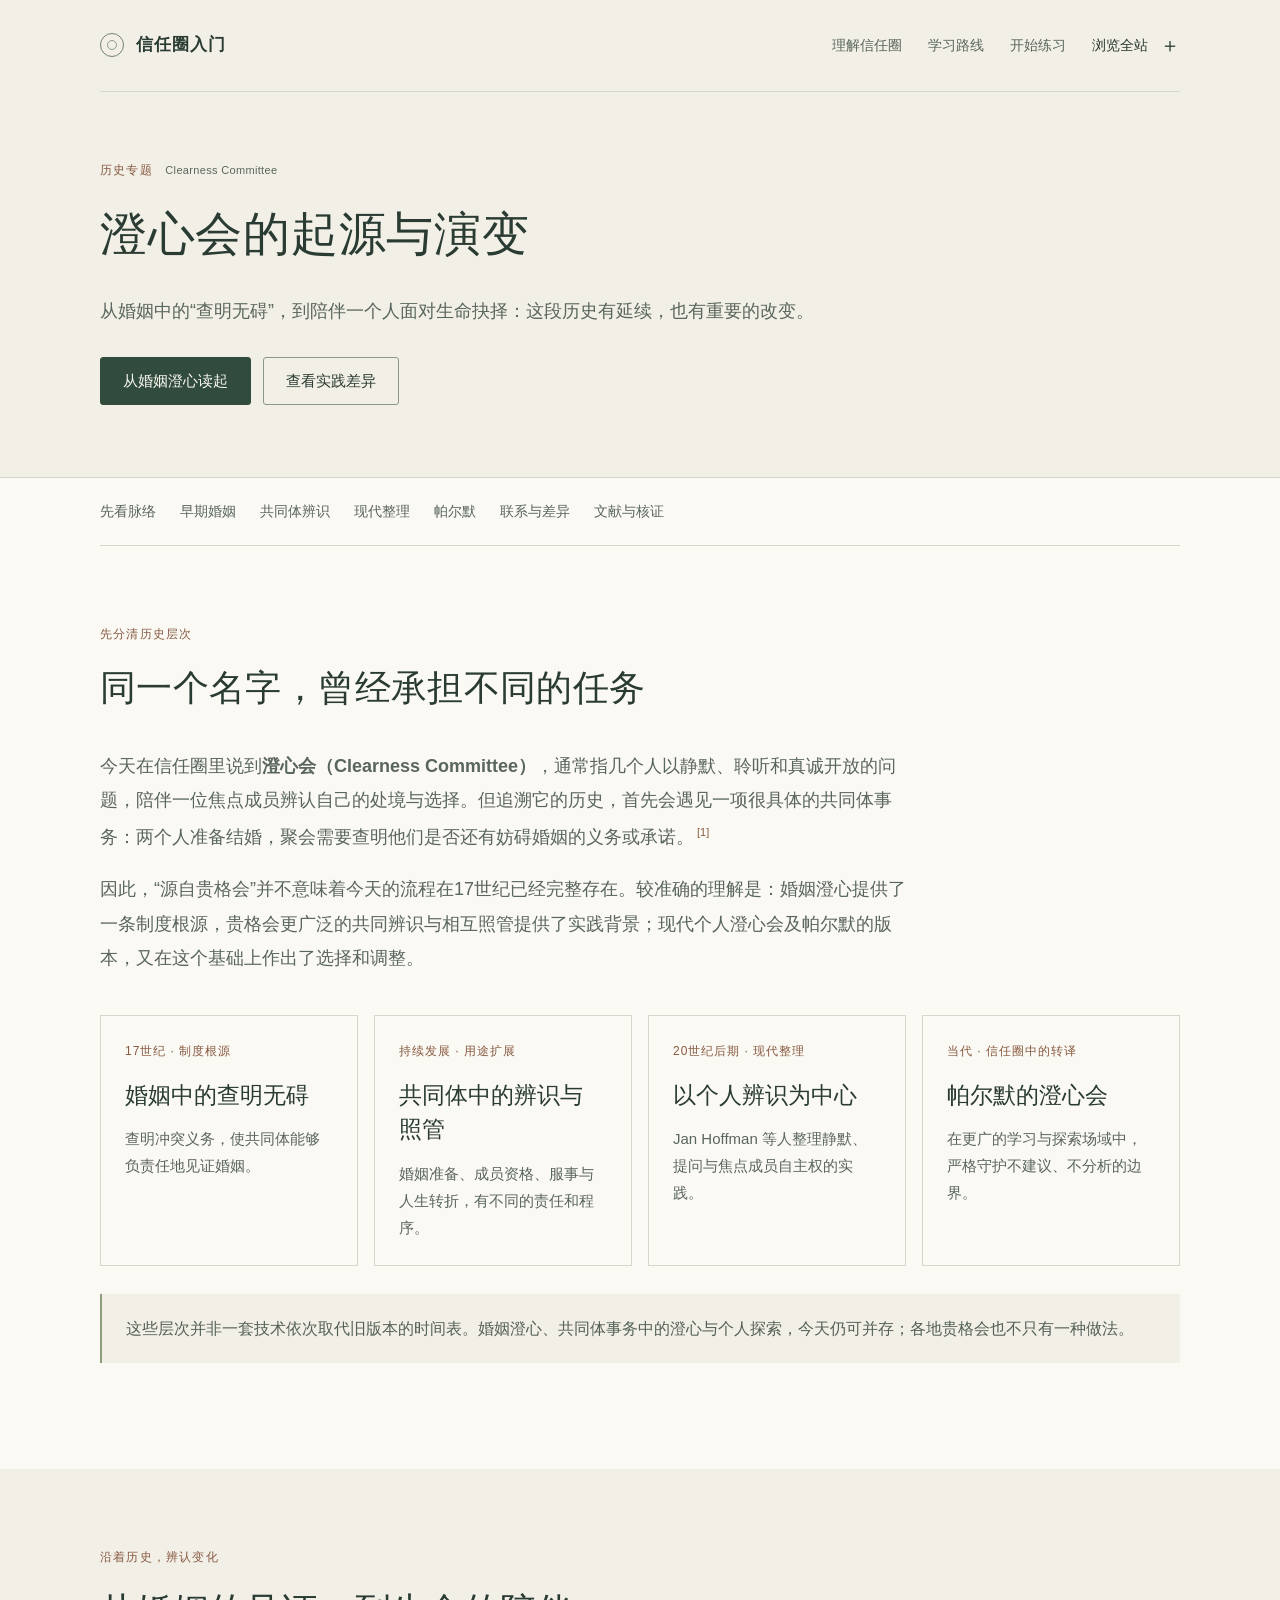
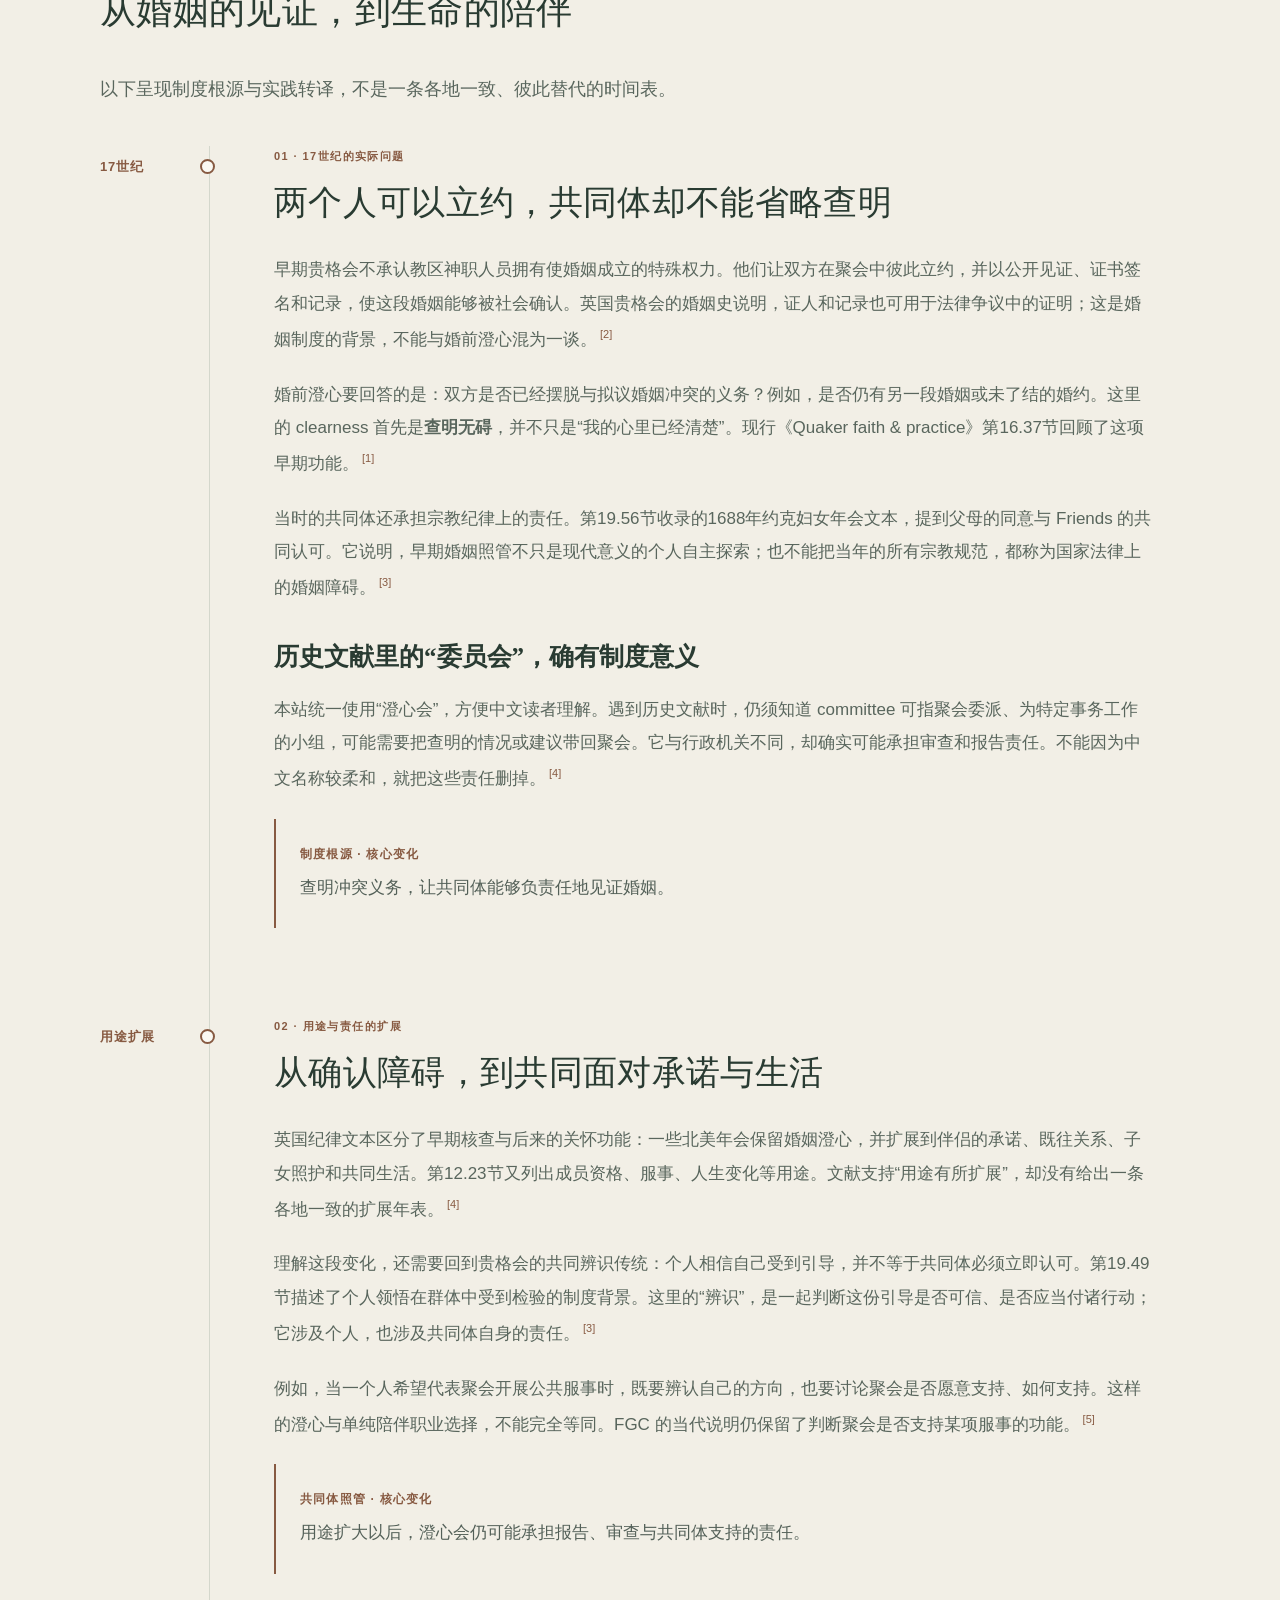
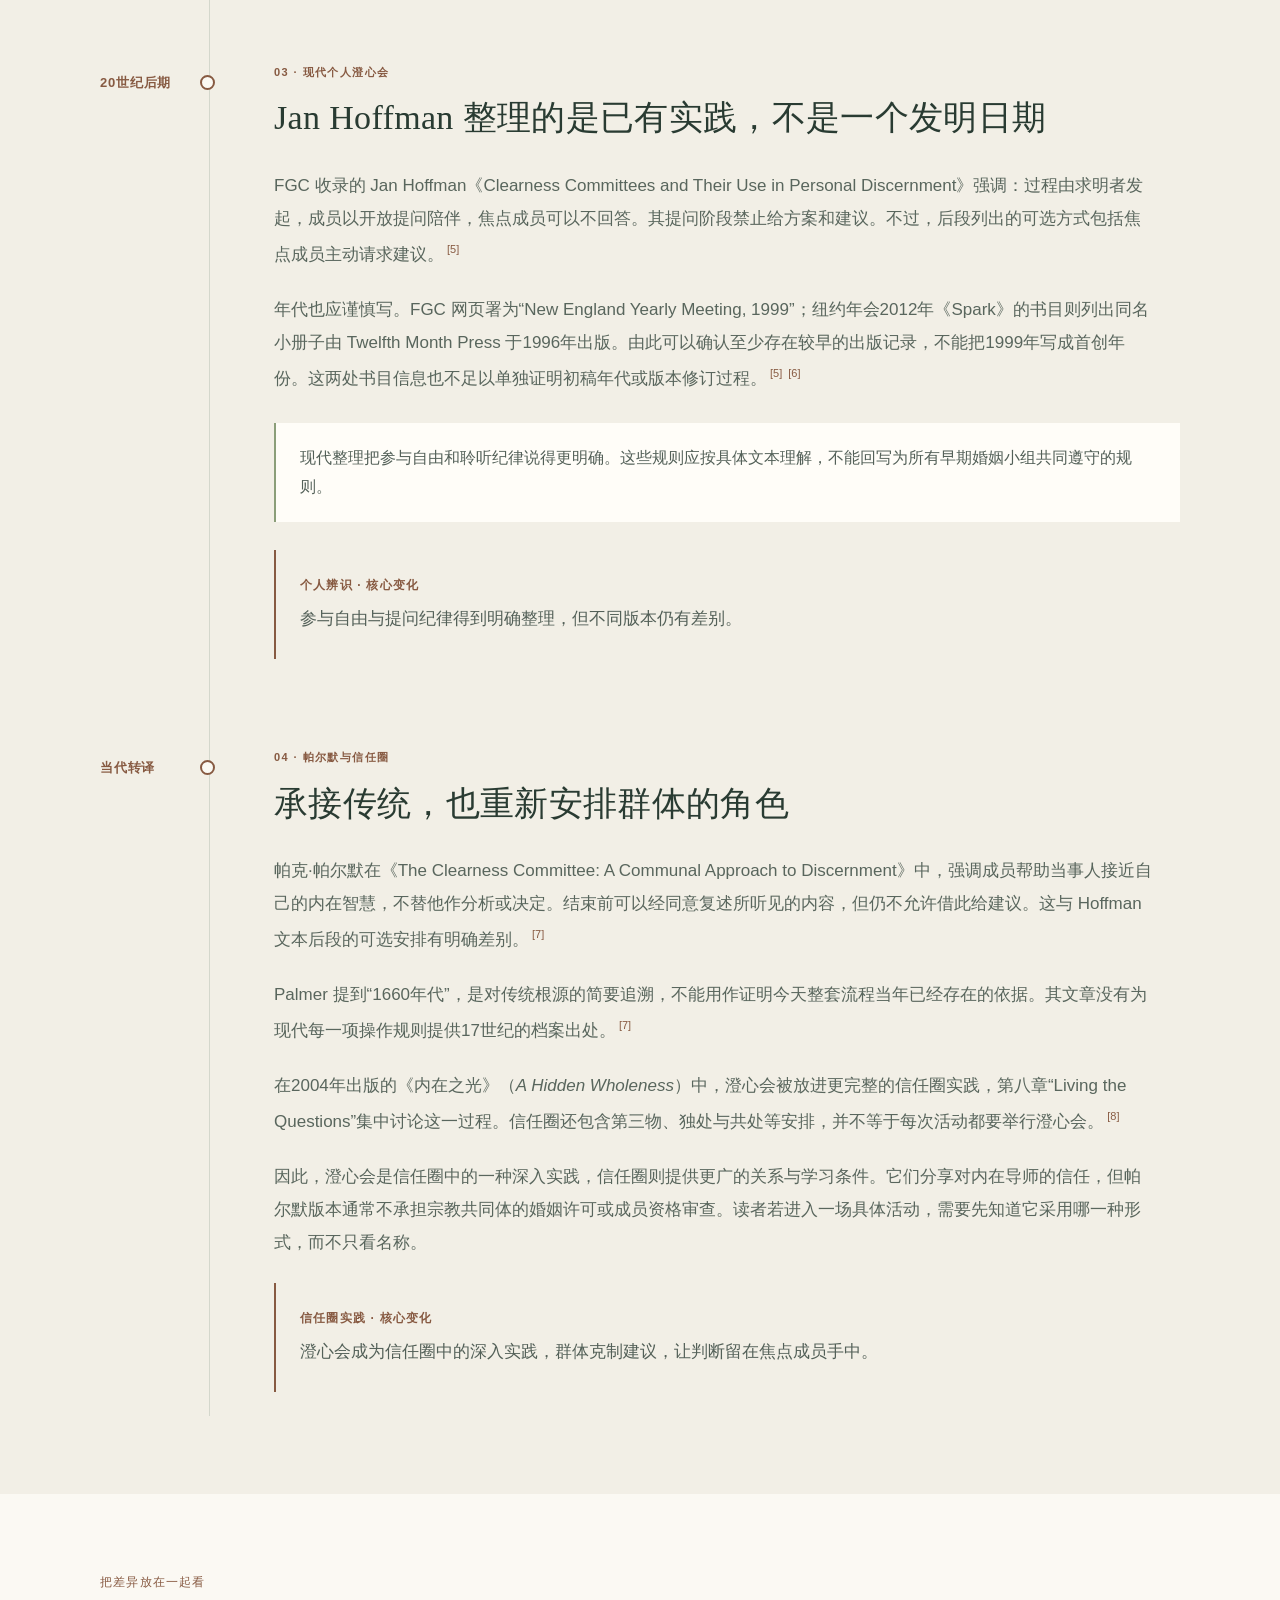
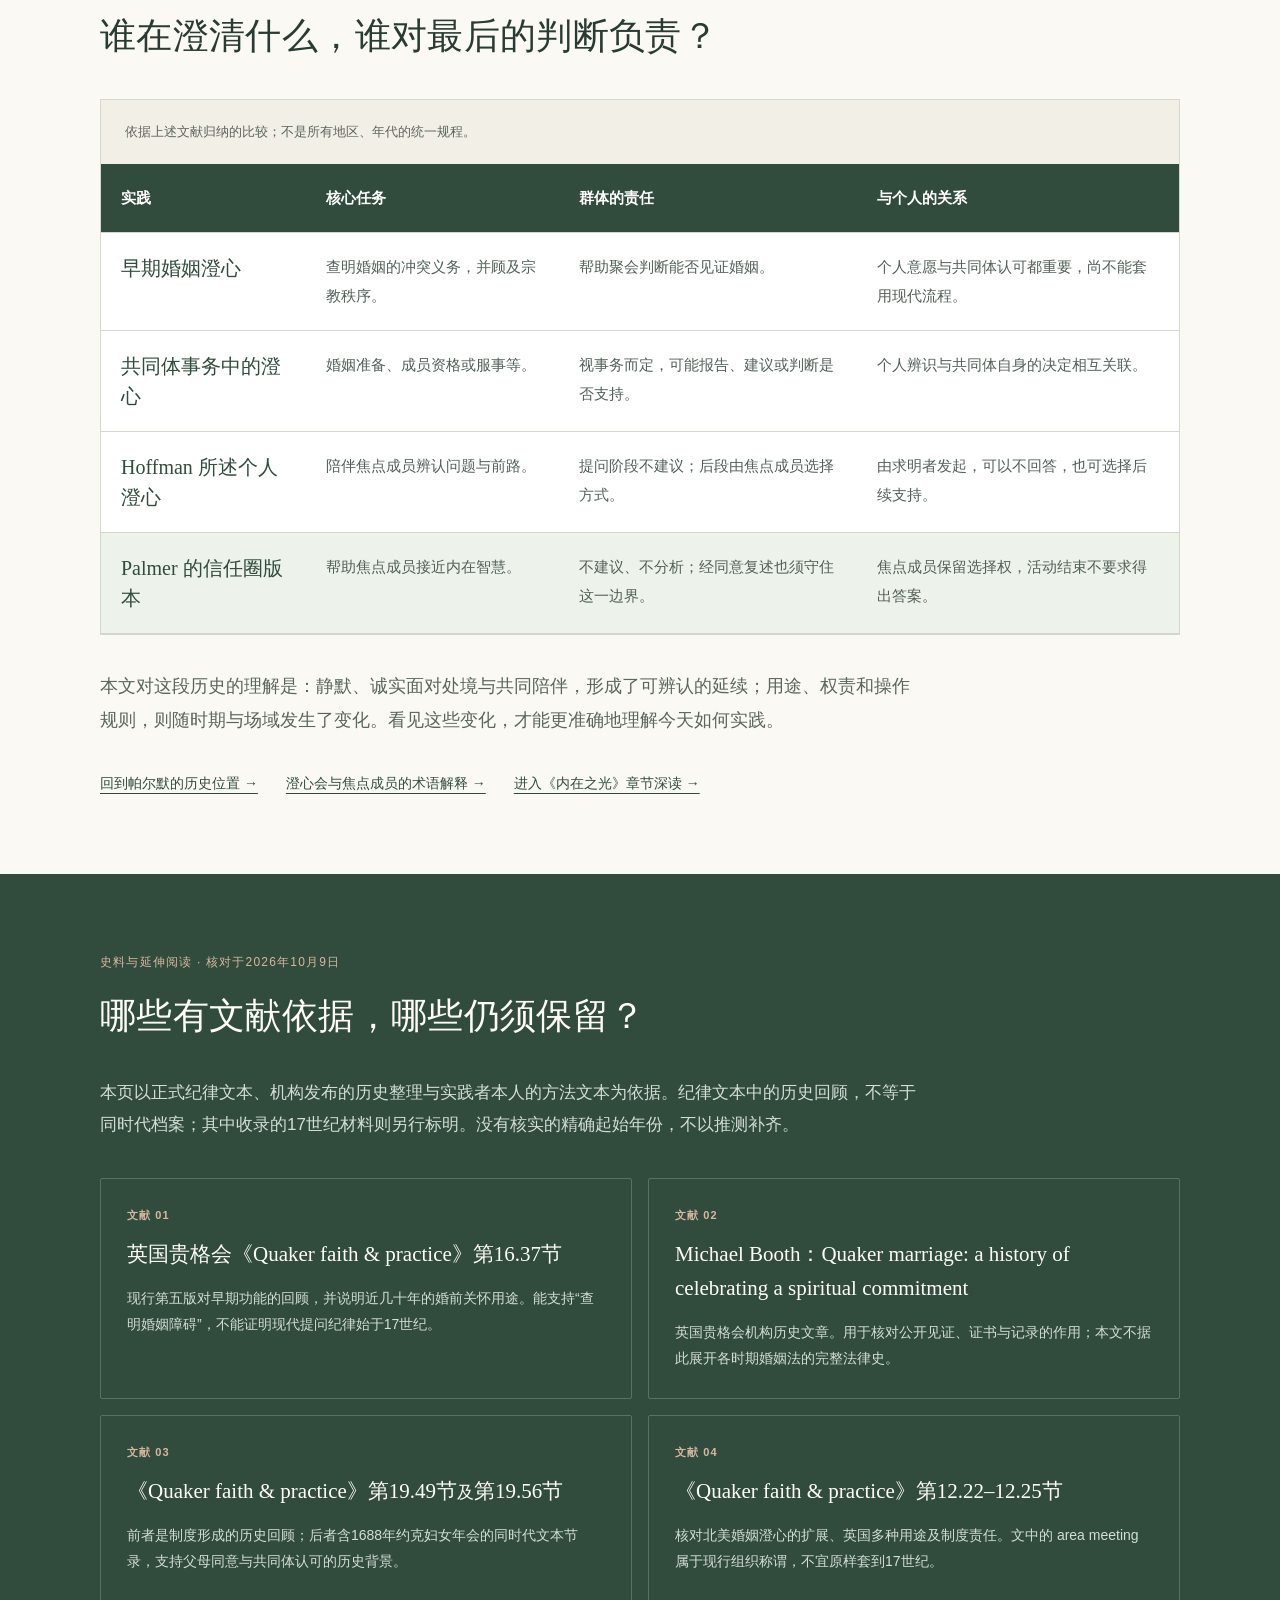
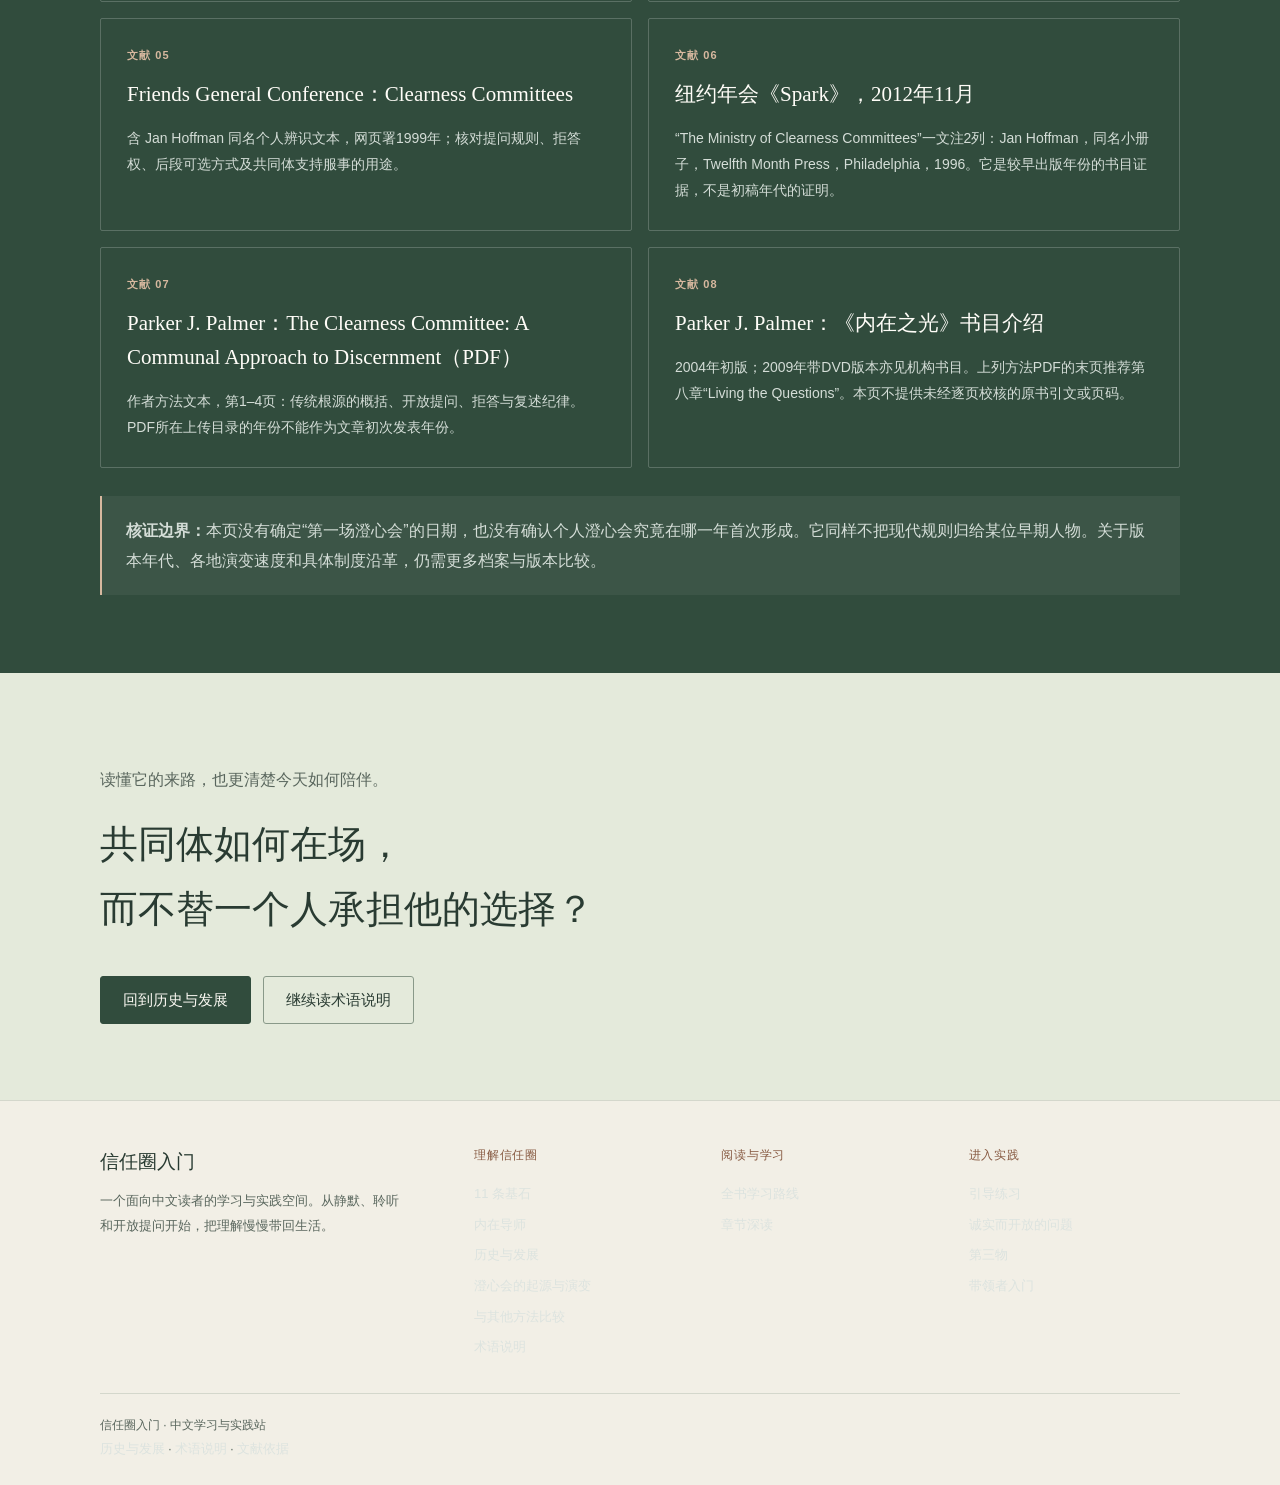
<file: clearness-history.html>
<!doctype html>
<html lang="zh-CN">
<head>
  <meta charset="utf-8" />
  <meta name="viewport" content="width=device-width,initial-scale=1" />
  <title>澄心会的起源与演变｜信任圈入门</title>
  <meta name="description" content="区分17世纪贵格会婚姻澄心、共同体辨识、现代个人澄心会与帕克·帕尔默的信任圈实践，并提供原始文献与年代核对。" />
  <link rel="stylesheet" href="styles.css?v=20261001-history" />
  <link rel="stylesheet" href="clearness-history.css?v=20261009-design" />
  <link rel="stylesheet" href="site-theme.css?v=20261009-wholeness" />
</head>
<body class="inner-page history-page clearness-page site-v2 page-clearness-history">
  <a href="#main" class="site-skip">跳到正文</a>
  <header class="subhero history-hero">
    <nav class="site-nav wrap" aria-label="网站导航">
      <a class="brand" href="index.html"><span class="brand-circle" aria-hidden="true"></span>信任圈入门</a>
      <div class="site-links">
        <a href="index.html#what">理解信任圈</a>
        <a href="study.html">学习路线</a>
        <a href="guided.html">开始练习</a>
        <details class="site-menu">
          <summary><span>浏览全站</span><span aria-hidden="true">＋</span></summary>
          <div class="site-menu-panel">
            <section><h2>理解信任圈</h2><a href="touchstones.html">11 条基石</a><a href="inner-teacher.html">内在导师</a><a href="history.html">历史与发展</a><a href="clearness-history.html" aria-current="page">澄心会的起源与演变</a><a href="comparison.html">与其他方法比较</a><a href="terminology.html">术语说明</a></section>
            <section><h2>阅读与学习</h2><a href="study.html">全书学习路线</a><a href="chapters.html">章节深读</a></section>
            <section><h2>进入实践</h2><a href="guided.html">引导练习</a><a href="questions.html">诚实而开放的问题</a><a href="third-thing.html">第三物</a><a href="facilitator.html">带领者入门</a></section>
          </div>
        </details>
      </div>
    </nav>
    <div class="wrap subhero-copy history-hero-copy">
      <div class="eyebrow">历史专题 <span class="en-note">Clearness Committee</span></div>
      <h1>澄心会的起源与演变</h1>
      <p>从婚姻中的“查明无碍”，到陪伴一个人面对生命抉择：这段历史有延续，也有重要的改变。</p>
      <div class="history-hero-actions"><a class="btn primary" href="#marriage">从婚姻澄心读起</a><a class="btn ghost" href="#differences">查看实践差异</a></div>
    </div>
  </header>
  <main id="main">
    <div class="wrap clearness-directory">
      <nav class="topic-toc" aria-label="本页目录"><a href="#overview">先看脉络</a><a href="#marriage">早期婚姻</a><a href="#community">共同体辨识</a><a href="#modern">现代整理</a><a href="#palmer">帕尔默</a><a href="#differences">联系与差异</a><a href="#sources">文献与核证</a></nav>
    </div>
      <section id="overview" class="section wrap clearness-overview">
        <div class="section-kicker">先分清历史层次</div>
        <h2>同一个名字，曾经承担不同的任务</h2>
        <p>今天在信任圈里说到<strong>澄心会（Clearness Committee）</strong>，通常指几个人以静默、聆听和真诚开放的问题，陪伴一位焦点成员辨认自己的处境与选择。但追溯它的历史，首先会遇见一项很具体的共同体事务：两个人准备结婚，聚会需要查明他们是否还有妨碍婚姻的义务或承诺。<sup><a href="#s1" aria-label="文献1">[1]</a></sup></p>
        <p>因此，“源自贵格会”并不意味着今天的流程在17世纪已经完整存在。较准确的理解是：婚姻澄心提供了一条制度根源，贵格会更广泛的共同辨识与相互照管提供了实践背景；现代个人澄心会及帕尔默的版本，又在这个基础上作出了选择和调整。</p>
        <div class="topic-stages" aria-label="四种历史与实践层次">
          <article class="topic-stage"><small>17世纪 · 制度根源</small><h3>婚姻中的查明无碍</h3><p>查明冲突义务，使共同体能够负责任地见证婚姻。</p></article>
          <article class="topic-stage"><small>持续发展 · 用途扩展</small><h3>共同体中的辨识与照管</h3><p>婚姻准备、成员资格、服事与人生转折，有不同的责任和程序。</p></article>
          <article class="topic-stage"><small>20世纪后期 · 现代整理</small><h3>以个人辨识为中心</h3><p>Jan Hoffman 等人整理静默、提问与焦点成员自主权的实践。</p></article>
          <article class="topic-stage"><small>当代 · 信任圈中的转译</small><h3>帕尔默的澄心会</h3><p>在更广的学习与探索场域中，严格守护不建议、不分析的边界。</p></article>
        </div>
        <aside class="topic-note"><p>这些层次并非一套技术依次取代旧版本的时间表。婚姻澄心、共同体事务中的澄心与个人探索，今天仍可并存；各地贵格会也不只有一种做法。</p></aside>
      </section>
    <section class="section soft clearness-timeline-section" aria-label="澄心会的历史脉络">
      <div class="wrap">
        <div class="section-kicker">沿着历史，辨认变化</div>
        <h2 class="clearness-section-title">从婚姻的见证，到生命的陪伴</h2>
        <p class="clearness-lead">以下呈现制度根源与实践转译，不是一条各地一致、彼此替代的时间表。</p>
        <div class="history-timeline">
        <article class="history-era" id="marriage">
          <div class="history-year">17世纪</div>
          <div class="history-era-main">
        <div class="history-era-heading"><div><small>01 · 17世纪的实际问题</small><h2>两个人可以立约，共同体却不能省略查明</h2></div></div>
        <p>早期贵格会不承认教区神职人员拥有使婚姻成立的特殊权力。他们让双方在聚会中彼此立约，并以公开见证、证书签名和记录，使这段婚姻能够被社会确认。英国贵格会的婚姻史说明，证人和记录也可用于法律争议中的证明；这是婚姻制度的背景，不能与婚前澄心混为一谈。<sup><a href="#s2">[2]</a></sup></p>
        <p>婚前澄心要回答的是：双方是否已经摆脱与拟议婚姻冲突的义务？例如，是否仍有另一段婚姻或未了结的婚约。这里的 clearness 首先是<strong>查明无碍</strong>，并不只是“我的心里已经清楚”。现行《Quaker faith &amp; practice》第16.37节回顾了这项早期功能。<sup><a href="#s1">[1]</a></sup></p>
        <p>当时的共同体还承担宗教纪律上的责任。第19.56节收录的1688年约克妇女年会文本，提到父母的同意与 Friends 的共同认可。它说明，早期婚姻照管不只是现代意义的个人自主探索；也不能把当年的所有宗教规范，都称为国家法律上的婚姻障碍。<sup><a href="#s3">[3]</a></sup></p>
        <h3>历史文献里的“委员会”，确有制度意义</h3>
        <p>本站统一使用“澄心会”，方便中文读者理解。遇到历史文献时，仍须知道 committee 可指聚会委派、为特定事务工作的小组，可能需要把查明的情况或建议带回聚会。它与行政机关不同，却确实可能承担审查和报告责任。不能因为中文名称较柔和，就把这些责任删掉。<sup><a href="#s4">[4]</a></sup></p>

            <div class="history-shift"><b>制度根源 · 核心变化</b><p>查明冲突义务，让共同体能够负责任地见证婚姻。</p></div>
          </div>
        </article>
        <article class="history-era" id="community">
          <div class="history-year">用途扩展</div>
          <div class="history-era-main">
        <div class="history-era-heading"><div><small>02 · 用途与责任的扩展</small><h2>从确认障碍，到共同面对承诺与生活</h2></div></div>
        <p>英国纪律文本区分了早期核查与后来的关怀功能：一些北美年会保留婚姻澄心，并扩展到伴侣的承诺、既往关系、子女照护和共同生活。第12.23节又列出成员资格、服事、人生变化等用途。文献支持“用途有所扩展”，却没有给出一条各地一致的扩展年表。<sup><a href="#s4">[4]</a></sup></p>
        <p>理解这段变化，还需要回到贵格会的共同辨识传统：个人相信自己受到引导，并不等于共同体必须立即认可。第19.49节描述了个人领悟在群体中受到检验的制度背景。这里的“辨识”，是一起判断这份引导是否可信、是否应当付诸行动；它涉及个人，也涉及共同体自身的责任。<sup><a href="#s3">[3]</a></sup></p>
        <p>例如，当一个人希望代表聚会开展公共服事时，既要辨认自己的方向，也要讨论聚会是否愿意支持、如何支持。这样的澄心与单纯陪伴职业选择，不能完全等同。FGC 的当代说明仍保留了判断聚会是否支持某项服事的功能。<sup><a href="#s5">[5]</a></sup></p>

            <div class="history-shift"><b>共同体照管 · 核心变化</b><p>用途扩大以后，澄心会仍可能承担报告、审查与共同体支持的责任。</p></div>
          </div>
        </article>
        <article class="history-era" id="modern">
          <div class="history-year">20世纪后期</div>
          <div class="history-era-main">
        <div class="history-era-heading"><div><small>03 · 现代个人澄心会</small><h2>Jan Hoffman 整理的是已有实践，不是一个发明日期</h2></div></div>
        <p>FGC 收录的 Jan Hoffman《Clearness Committees and Their Use in Personal Discernment》强调：过程由求明者发起，成员以开放提问陪伴，焦点成员可以不回答。其提问阶段禁止给方案和建议。不过，后段列出的可选方式包括焦点成员主动请求建议。<sup><a href="#s5">[5]</a></sup></p>
        <p>年代也应谨慎写。FGC 网页署为“New England Yearly Meeting, 1999”；纽约年会2012年《Spark》的书目则列出同名小册子由 Twelfth Month Press 于1996年出版。由此可以确认至少存在较早的出版记录，不能把1999年写成首创年份。这两处书目信息也不足以单独证明初稿年代或版本修订过程。<sup><a href="#s5">[5]</a><a href="#s6">[6]</a></sup></p>
        <aside class="topic-note"><p>现代整理把参与自由和聆听纪律说得更明确。这些规则应按具体文本理解，不能回写为所有早期婚姻小组共同遵守的规则。</p></aside>

            <div class="history-shift"><b>个人辨识 · 核心变化</b><p>参与自由与提问纪律得到明确整理，但不同版本仍有差别。</p></div>
          </div>
        </article>
        <article class="history-era" id="palmer">
          <div class="history-year">当代转译</div>
          <div class="history-era-main">
        <div class="history-era-heading"><div><small>04 · 帕尔默与信任圈</small><h2>承接传统，也重新安排群体的角色</h2></div></div>
        <p>帕克·帕尔默在《The Clearness Committee: A Communal Approach to Discernment》中，强调成员帮助当事人接近自己的内在智慧，不替他作分析或决定。结束前可以经同意复述所听见的内容，但仍不允许借此给建议。这与 Hoffman 文本后段的可选安排有明确差别。<sup><a href="#s7">[7]</a></sup></p>
        <p>Palmer 提到“1660年代”，是对传统根源的简要追溯，不能用作证明今天整套流程当年已经存在的依据。其文章没有为现代每一项操作规则提供17世纪的档案出处。<sup><a href="#s7">[7]</a></sup></p>
        <p>在2004年出版的《内在之光》（<em>A Hidden Wholeness</em>）中，澄心会被放进更完整的信任圈实践，第八章“Living the Questions”集中讨论这一过程。信任圈还包含第三物、独处与共处等安排，并不等于每次活动都要举行澄心会。<sup><a href="#s8">[8]</a></sup></p>
        <p>因此，澄心会是信任圈中的一种深入实践，信任圈则提供更广的关系与学习条件。它们分享对内在导师的信任，但帕尔默版本通常不承担宗教共同体的婚姻许可或成员资格审查。读者若进入一场具体活动，需要先知道它采用哪一种形式，而不只看名称。</p>

            <div class="history-shift"><b>信任圈实践 · 核心变化</b><p>澄心会成为信任圈中的深入实践，群体克制建议，让判断留在焦点成员手中。</p></div>
          </div>
        </article>
        </div>
      </div>
    </section>



      <section id="differences" class="section wrap clearness-differences">
        <div class="section-kicker">把差异放在一起看</div>
        <h2>谁在澄清什么，谁对最后的判断负责？</h2>
        <div class="topic-table" role="region" aria-label="实践差异对照，可横向滚动" tabindex="0">
          <table>
            <caption>依据上述文献归纳的比较；不是所有地区、年代的统一规程。</caption>
            <thead><tr><th scope="col">实践</th><th scope="col">核心任务</th><th scope="col">群体的责任</th><th scope="col">与个人的关系</th></tr></thead>
            <tbody>
              <tr><th scope="row">早期婚姻澄心</th><td>查明婚姻的冲突义务，并顾及宗教秩序。</td><td>帮助聚会判断能否见证婚姻。</td><td>个人意愿与共同体认可都重要，尚不能套用现代流程。</td></tr>
              <tr><th scope="row">共同体事务中的澄心</th><td>婚姻准备、成员资格或服事等。</td><td>视事务而定，可能报告、建议或判断是否支持。</td><td>个人辨识与共同体自身的决定相互关联。</td></tr>
              <tr><th scope="row">Hoffman 所述个人澄心</th><td>陪伴焦点成员辨认问题与前路。</td><td>提问阶段不建议；后段由焦点成员选择方式。</td><td>由求明者发起，可以不回答，也可选择后续支持。</td></tr>
              <tr><th scope="row">Palmer 的信任圈版本</th><td>帮助焦点成员接近内在智慧。</td><td>不建议、不分析；经同意复述也须守住这一边界。</td><td>焦点成员保留选择权，活动结束不要求得出答案。</td></tr>
            </tbody>
          </table>
        </div>
        <p>本文对这段历史的理解是：静默、诚实面对处境与共同陪伴，形成了可辨认的延续；用途、权责和操作规则，则随时期与场域发生了变化。看见这些变化，才能更准确地理解今天如何实践。</p>
        <div class="topic-related"><a href="history.html#palmer">回到帕尔默的历史位置 →</a><a href="terminology.html#clearness">澄心会与焦点成员的术语解释 →</a><a href="chapters.html">进入《内在之光》章节深读 →</a></div>
      </section>
      <section id="sources" class="section clearness-sources">
      <div class="wrap">
        <div class="section-kicker">史料与延伸阅读 · 核对于2026年10月9日</div>
        <h2>哪些有文献依据，哪些仍须保留？</h2>
        <p>本页以正式纪律文本、机构发布的历史整理与实践者本人的方法文本为依据。纪律文本中的历史回顾，不等于同时代档案；其中收录的17世纪材料则另行标明。没有核实的精确起始年份，不以推测补齐。</p>
        <ol class="topic-sources">
          <li id="s1"><a href="https://qfp.quaker.org.uk/chapter/16/#16.37" target="_blank" rel="noopener">英国贵格会《Quaker faith &amp; practice》第16.37节</a><small>现行第五版对早期功能的回顾，并说明近几十年的婚前关怀用途。能支持“查明婚姻障碍”，不能证明现代提问纪律始于17世纪。</small></li>
          <li id="s2"><a href="https://www.quaker.org.uk/blog/quaker-marriage-a-radical-history" target="_blank" rel="noopener">Michael Booth：Quaker marriage: a history of celebrating a spiritual commitment</a><small>英国贵格会机构历史文章。用于核对公开见证、证书与记录的作用；本文不据此展开各时期婚姻法的完整法律史。</small></li>
          <li id="s3"><a href="https://qfp.quaker.org.uk/chapter/19/#19.49" target="_blank" rel="noopener">《Quaker faith &amp; practice》第19.49节</a>及<a href="https://qfp.quaker.org.uk/chapter/19/#19.56" target="_blank" rel="noopener">第19.56节</a><small>前者是制度形成的历史回顾；后者含1688年约克妇女年会的同时代文本节录，支持父母同意与共同体认可的历史背景。</small></li>
          <li id="s4"><a href="https://qfp.quaker.org.uk/chapter/12/#12.22" target="_blank" rel="noopener">《Quaker faith &amp; practice》第12.22–12.25节</a><small>核对北美婚姻澄心的扩展、英国多种用途及制度责任。文中的 area meeting 属于现行组织称谓，不宜原样套到17世纪。</small></li>
          <li id="s5"><a href="https://www.fgcquaker.org/fgcresources/spiritual-practices/clearness-committees/" target="_blank" rel="noopener">Friends General Conference：Clearness Committees</a><small>含 Jan Hoffman 同名个人辨识文本，网页署1999年；核对提问规则、拒答权、后段可选方式及共同体支持服事的用途。</small></li>
          <li id="s6"><a href="https://www.nyym.org/content/spark-november-2012" target="_blank" rel="noopener">纽约年会《Spark》，2012年11月</a><small>“The Ministry of Clearness Committees”一文注2列：Jan Hoffman，同名小册子，Twelfth Month Press，Philadelphia，1996。它是较早出版年份的书目证据，不是初稿年代的证明。</small></li>
          <li id="s7"><a href="https://couragerenewal.org/wp-content/uploads/2022/06/Parker-Palmer_Clearness-Committee.pdf" target="_blank" rel="noopener">Parker J. Palmer：The Clearness Committee: A Communal Approach to Discernment（PDF）</a><small>作者方法文本，第1–4页：传统根源的概括、开放提问、拒答与复述纪律。PDF所在上传目录的年份不能作为文章初次发表年份。</small></li>
          <li id="s8"><a href="https://couragerenewal.org/library/a-hidden-wholeness-the-journey-toward-an-undivided-life/" target="_blank" rel="noopener">Parker J. Palmer：《内在之光》书目介绍</a><small>2004年初版；2009年带DVD版本亦见机构书目。上列方法PDF的末页推荐第八章“Living the Questions”。本页不提供未经逐页校核的原书引文或页码。</small></li>
        </ol>
        <aside class="topic-note"><p><strong>核证边界：</strong>本页没有确定“第一场澄心会”的日期，也没有确认个人澄心会究竟在哪一年首次形成。它同样不把现代规则归给某位早期人物。关于版本年代、各地演变速度和具体制度沿革，仍需更多档案与版本比较。</p></aside>
      </div>
      </section>
    <section class="closing history-closing">
      <div class="wrap">
        <p>读懂它的来路，也更清楚今天如何陪伴。</p>
        <h2>共同体如何在场，<br />而不替一个人承担他的选择？</h2>
        <div class="history-closing-actions"><a class="btn primary" href="history.html">回到历史与发展</a><a class="btn ghost" href="terminology.html#clearness">继续读术语说明</a></div>
      </div>
    </section>
  </main>
  <footer class="site-footer">
    <div class="wrap">
      <div class="site-footer-grid">
        <div><h2>信任圈入门</h2><p>一个面向中文读者的学习与实践空间。从静默、聆听和开放提问开始，把理解慢慢带回生活。</p></div>
        <div><h3>理解信任圈</h3><a href="touchstones.html">11 条基石</a><a href="inner-teacher.html">内在导师</a><a href="history.html">历史与发展</a><a href="clearness-history.html">澄心会的起源与演变</a><a href="comparison.html">与其他方法比较</a><a href="terminology.html">术语说明</a></div>
        <div><h3>阅读与学习</h3><a href="study.html">全书学习路线</a><a href="chapters.html">章节深读</a></div>
        <div><h3>进入实践</h3><a href="guided.html">引导练习</a><a href="questions.html">诚实而开放的问题</a><a href="third-thing.html">第三物</a><a href="facilitator.html">带领者入门</a></div>
      </div>
      <div class="site-footer-note"><div class="footer-inner"><div>信任圈入门 · 中文学习与实践站</div><div><a href="history.html">历史与发展</a> · <a href="terminology.html#clearness">术语说明</a> · <a href="#sources">文献依据</a></div></div></div>
    </div>
  </footer>
  <script src="site-shell.js?v=20261009-wholeness"></script>
</body>
</html>
</file>
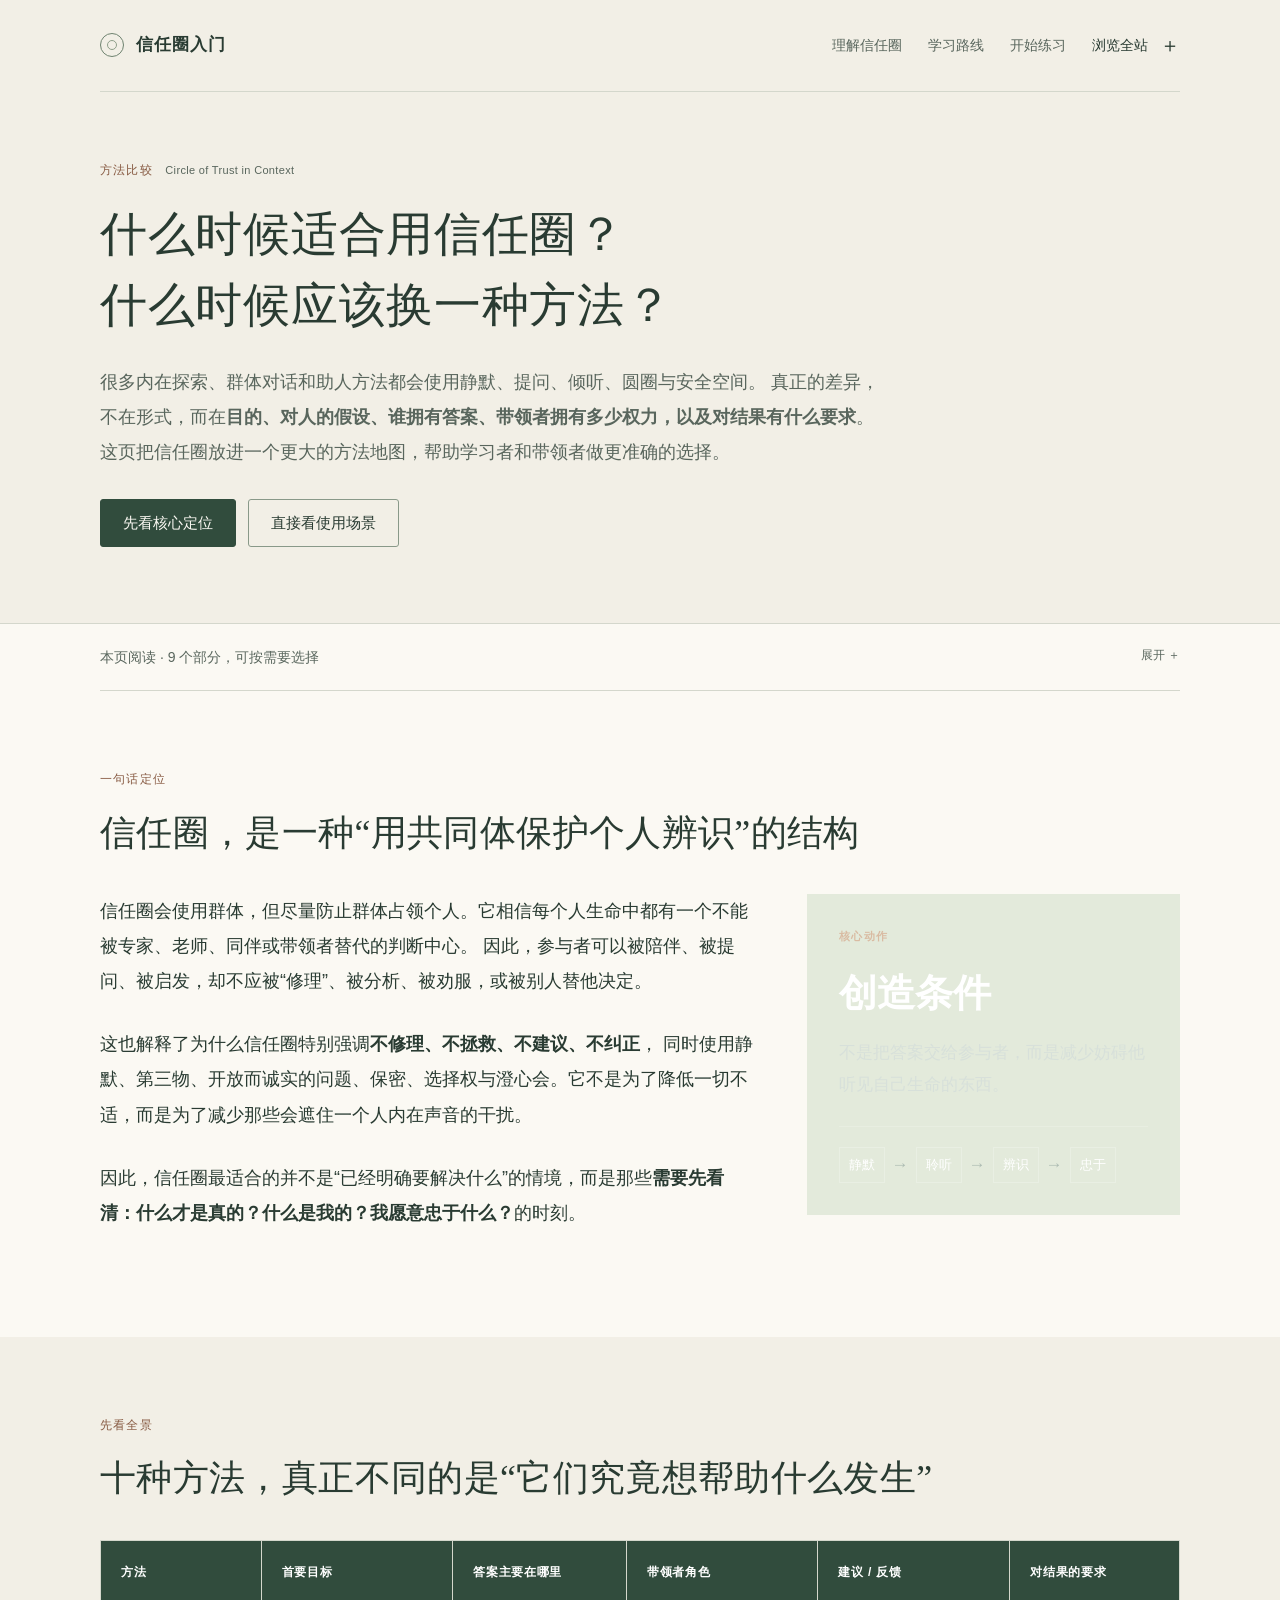
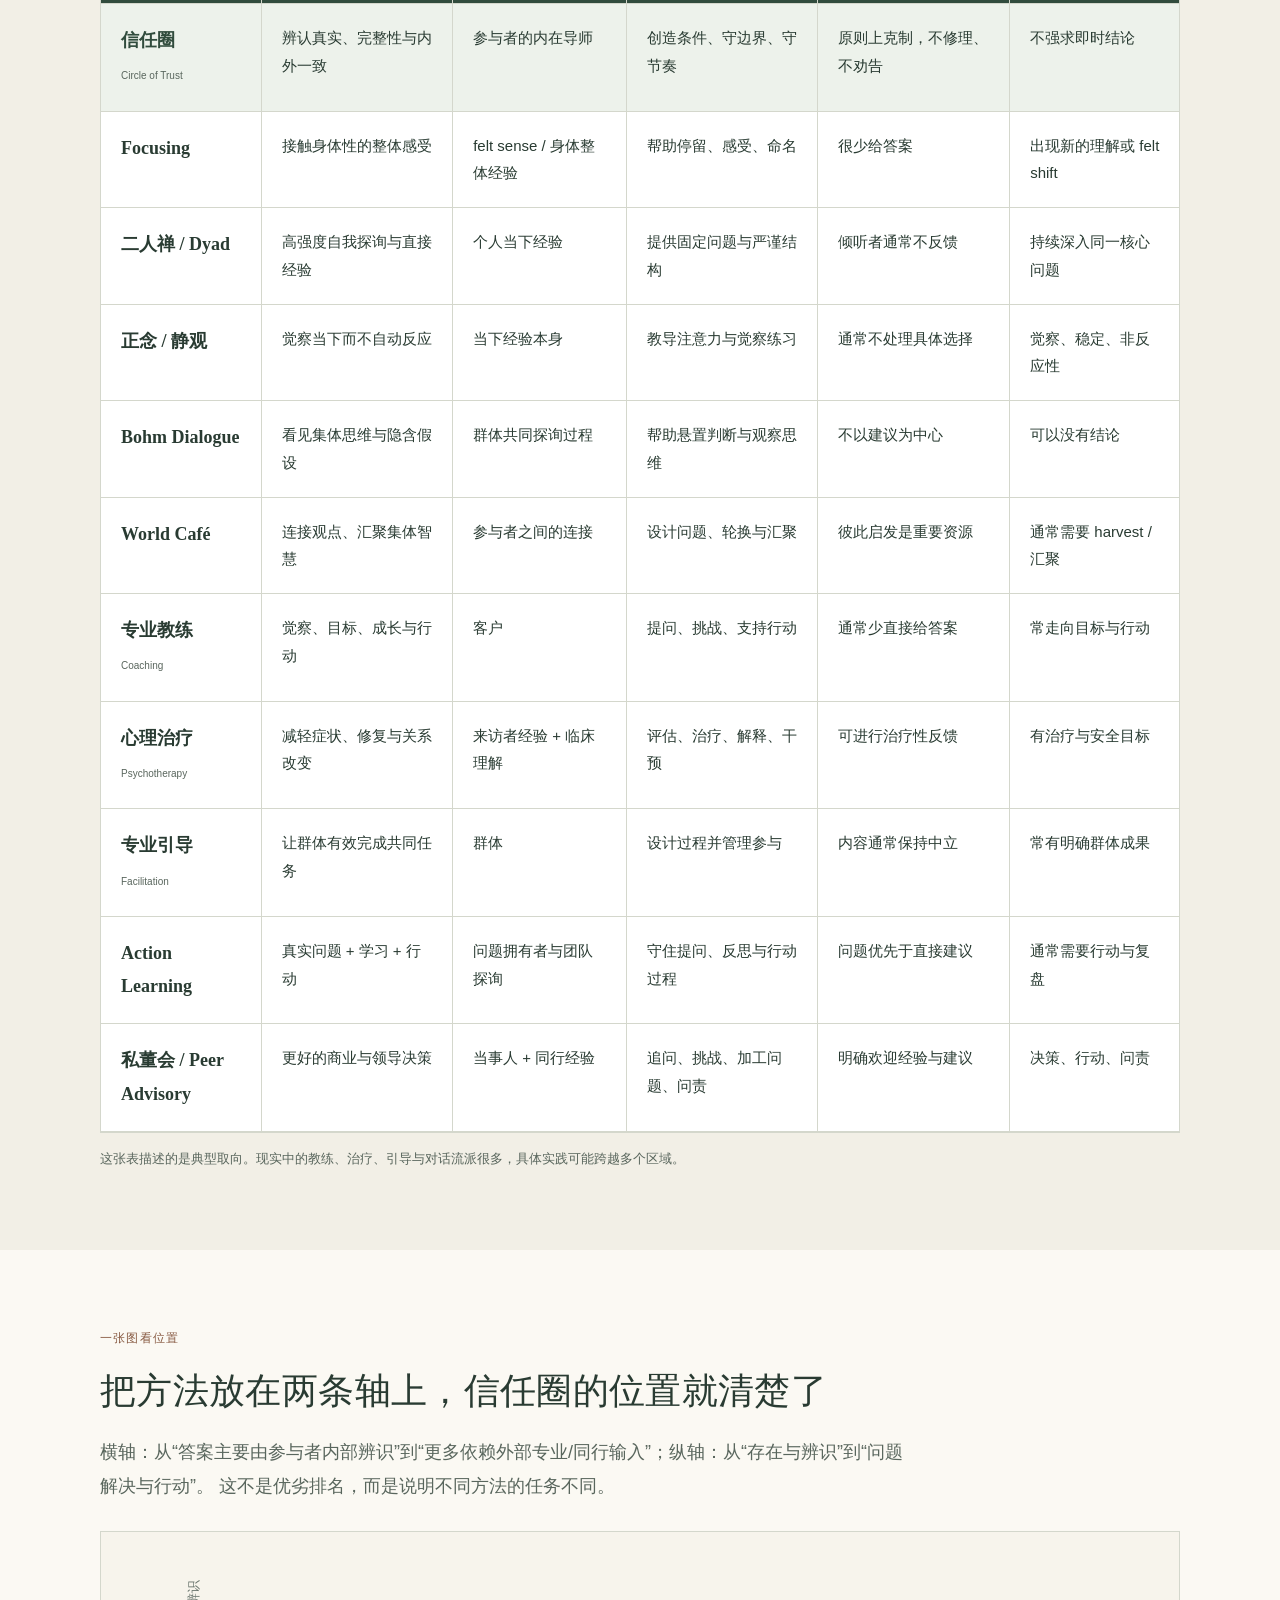
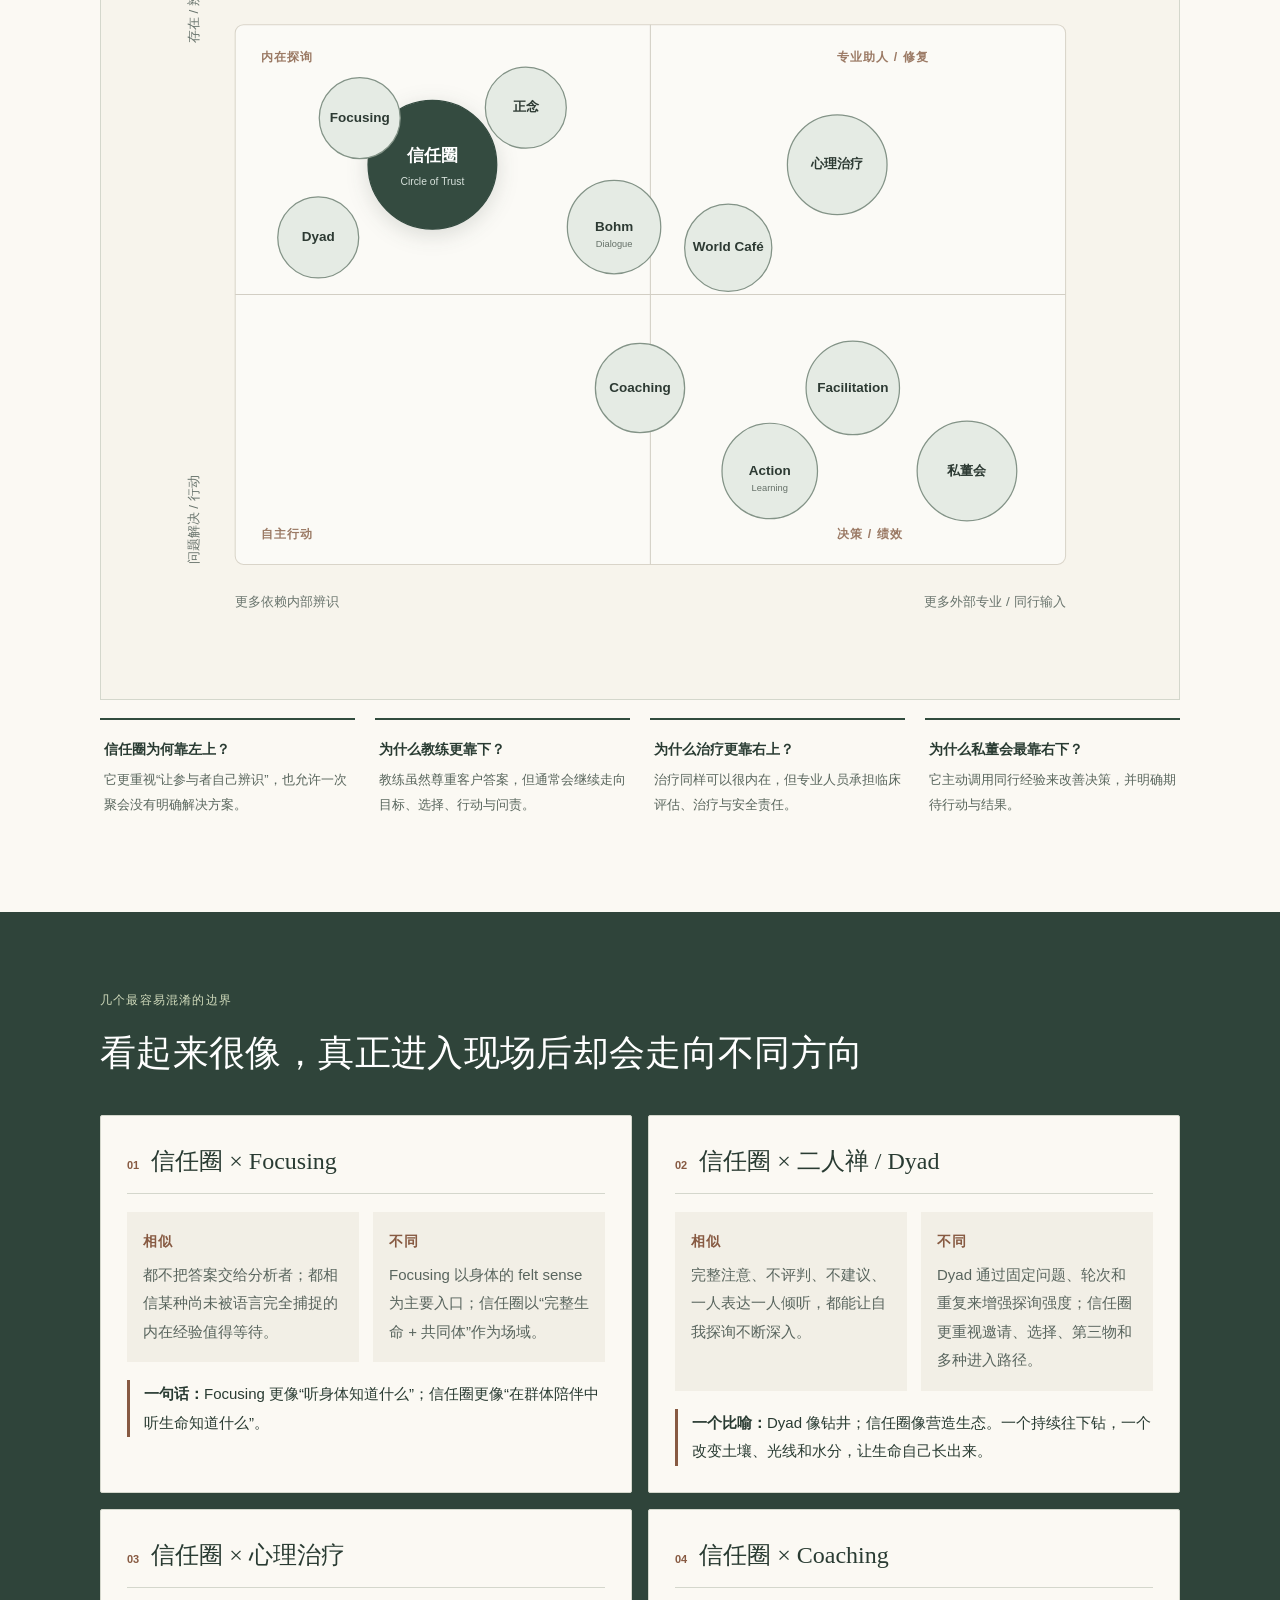
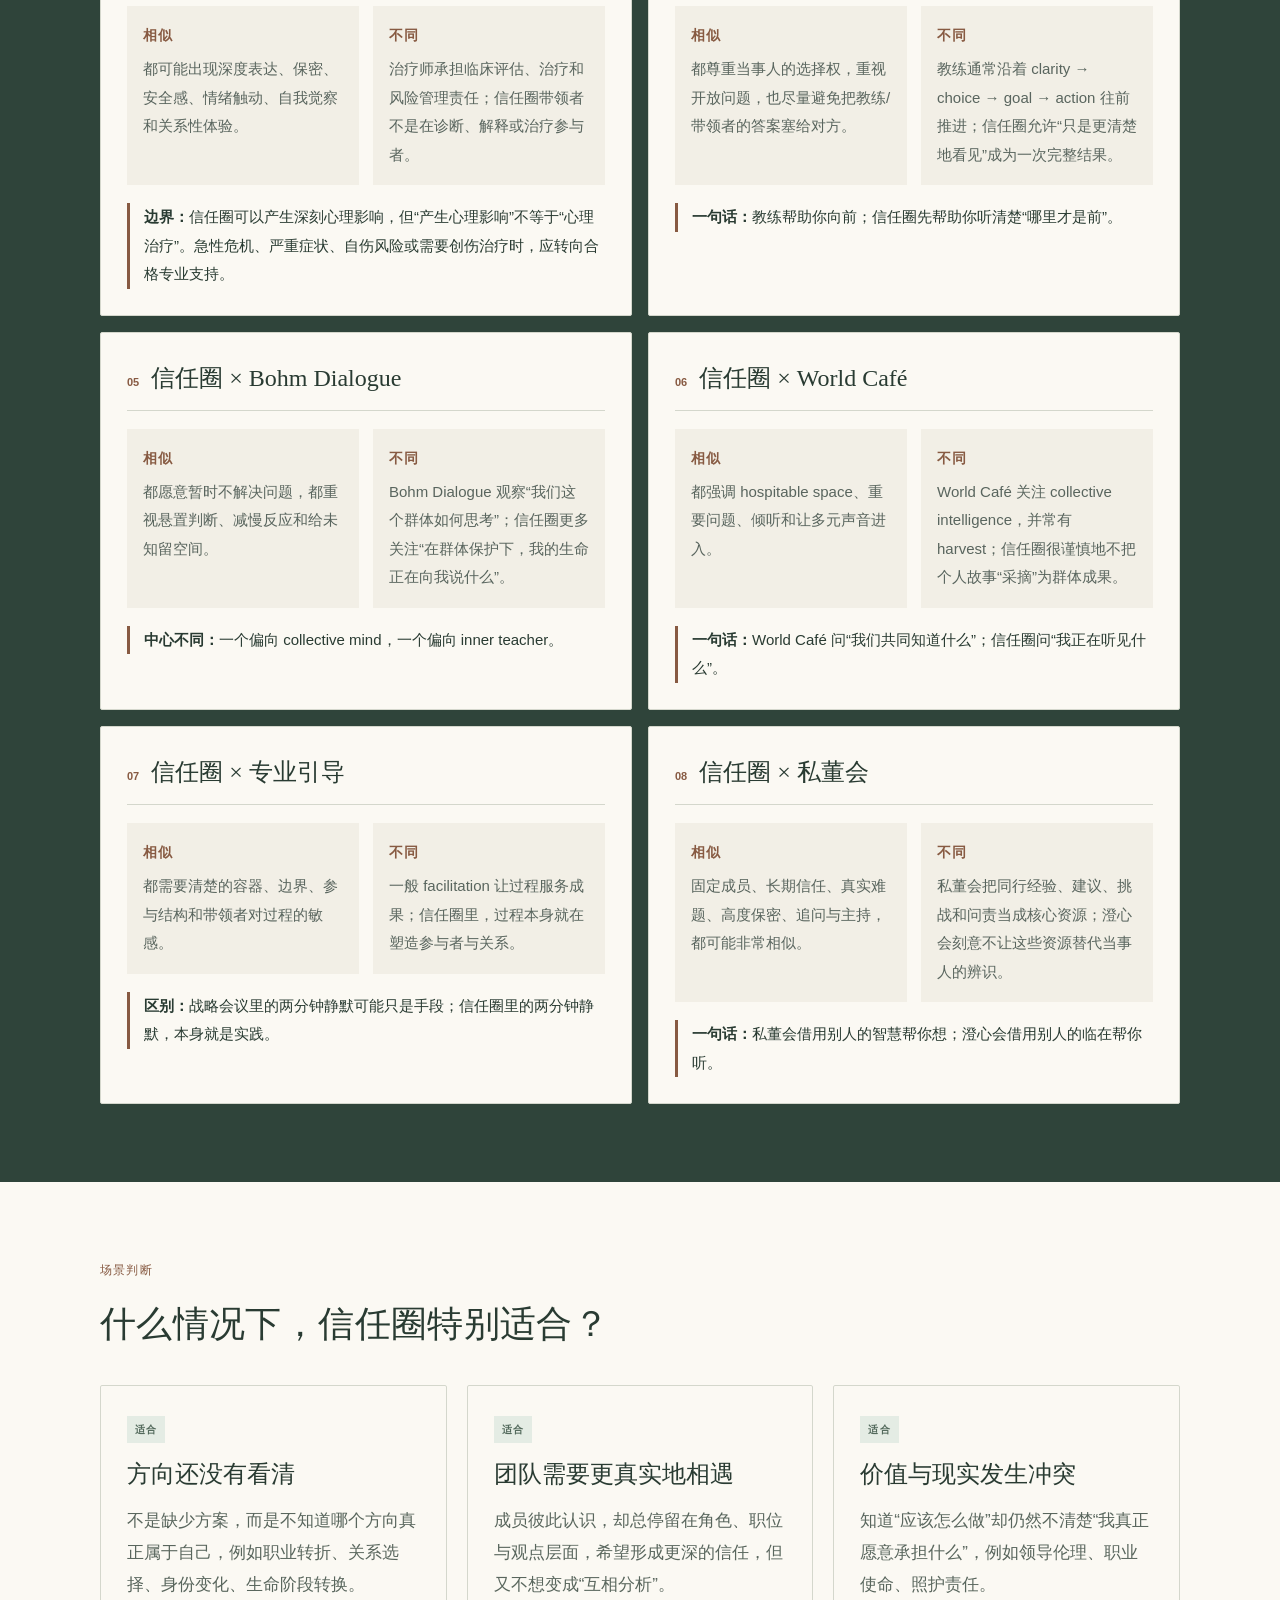
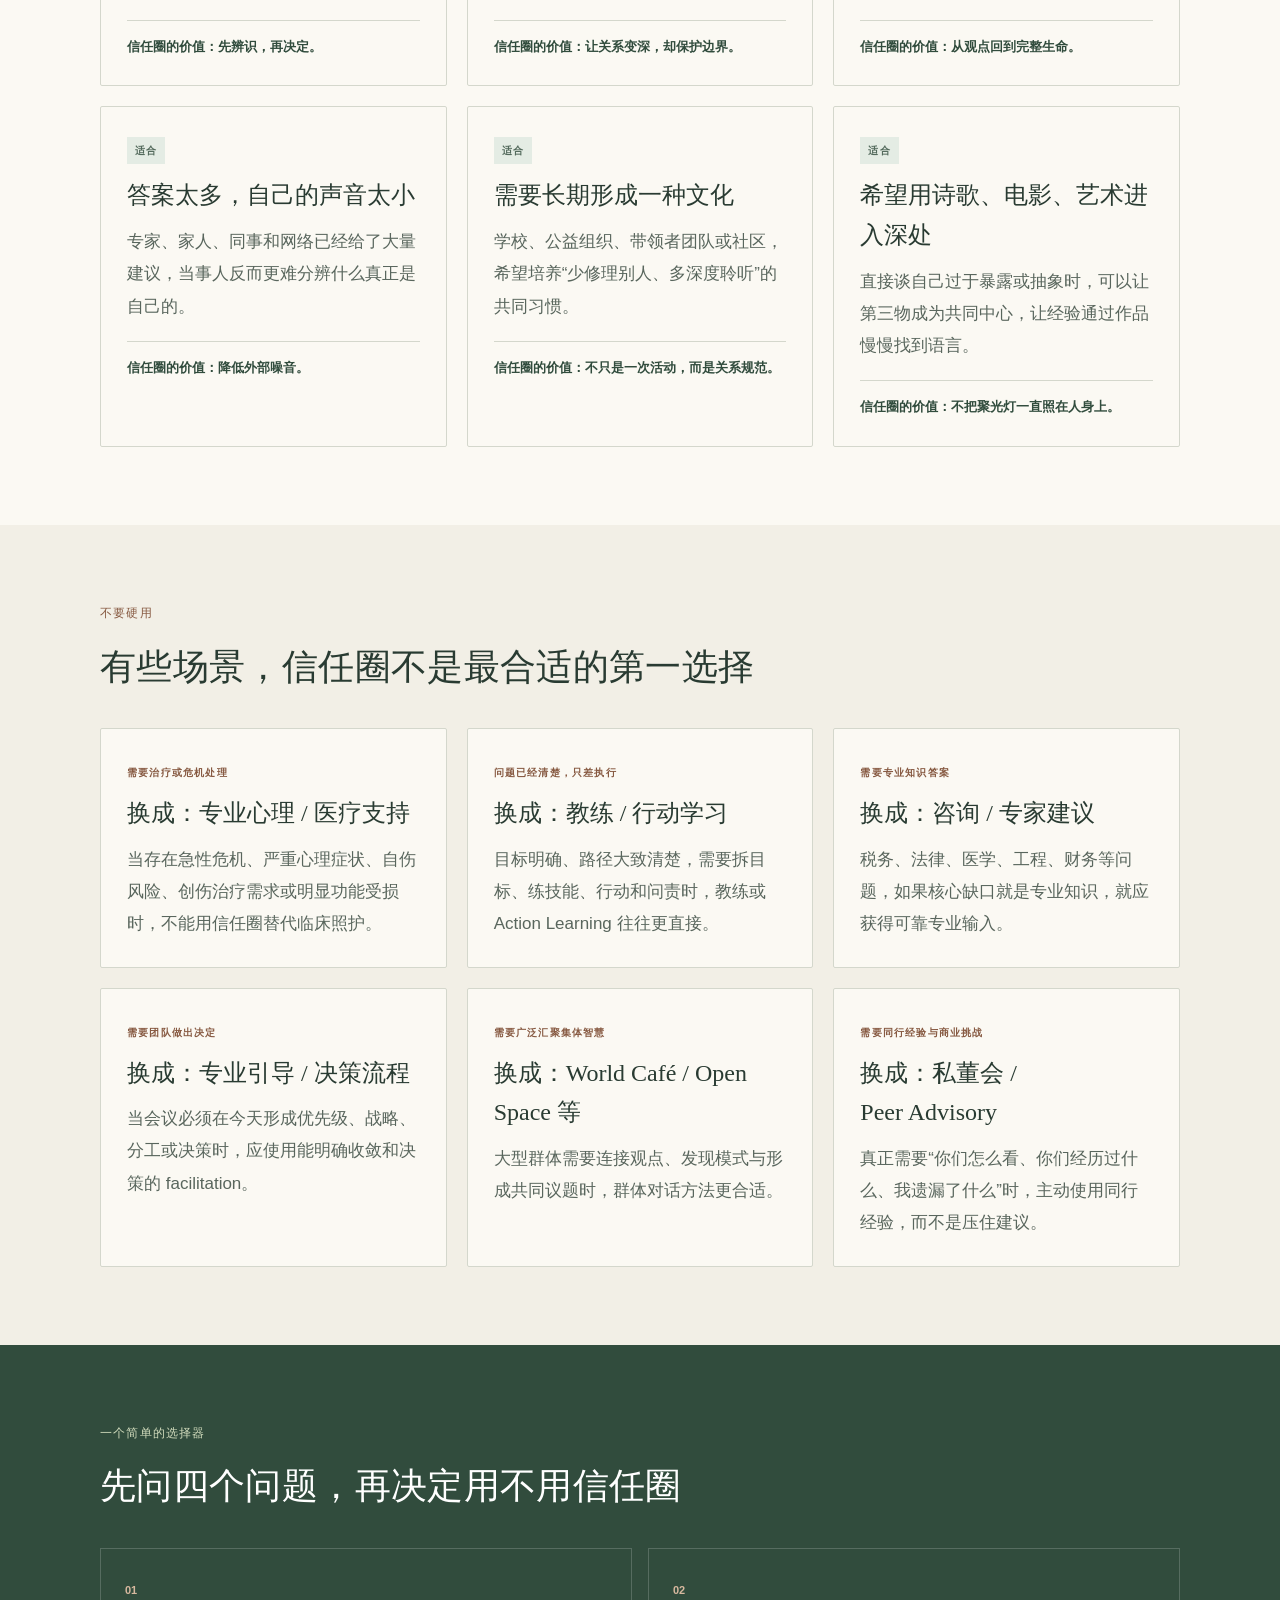
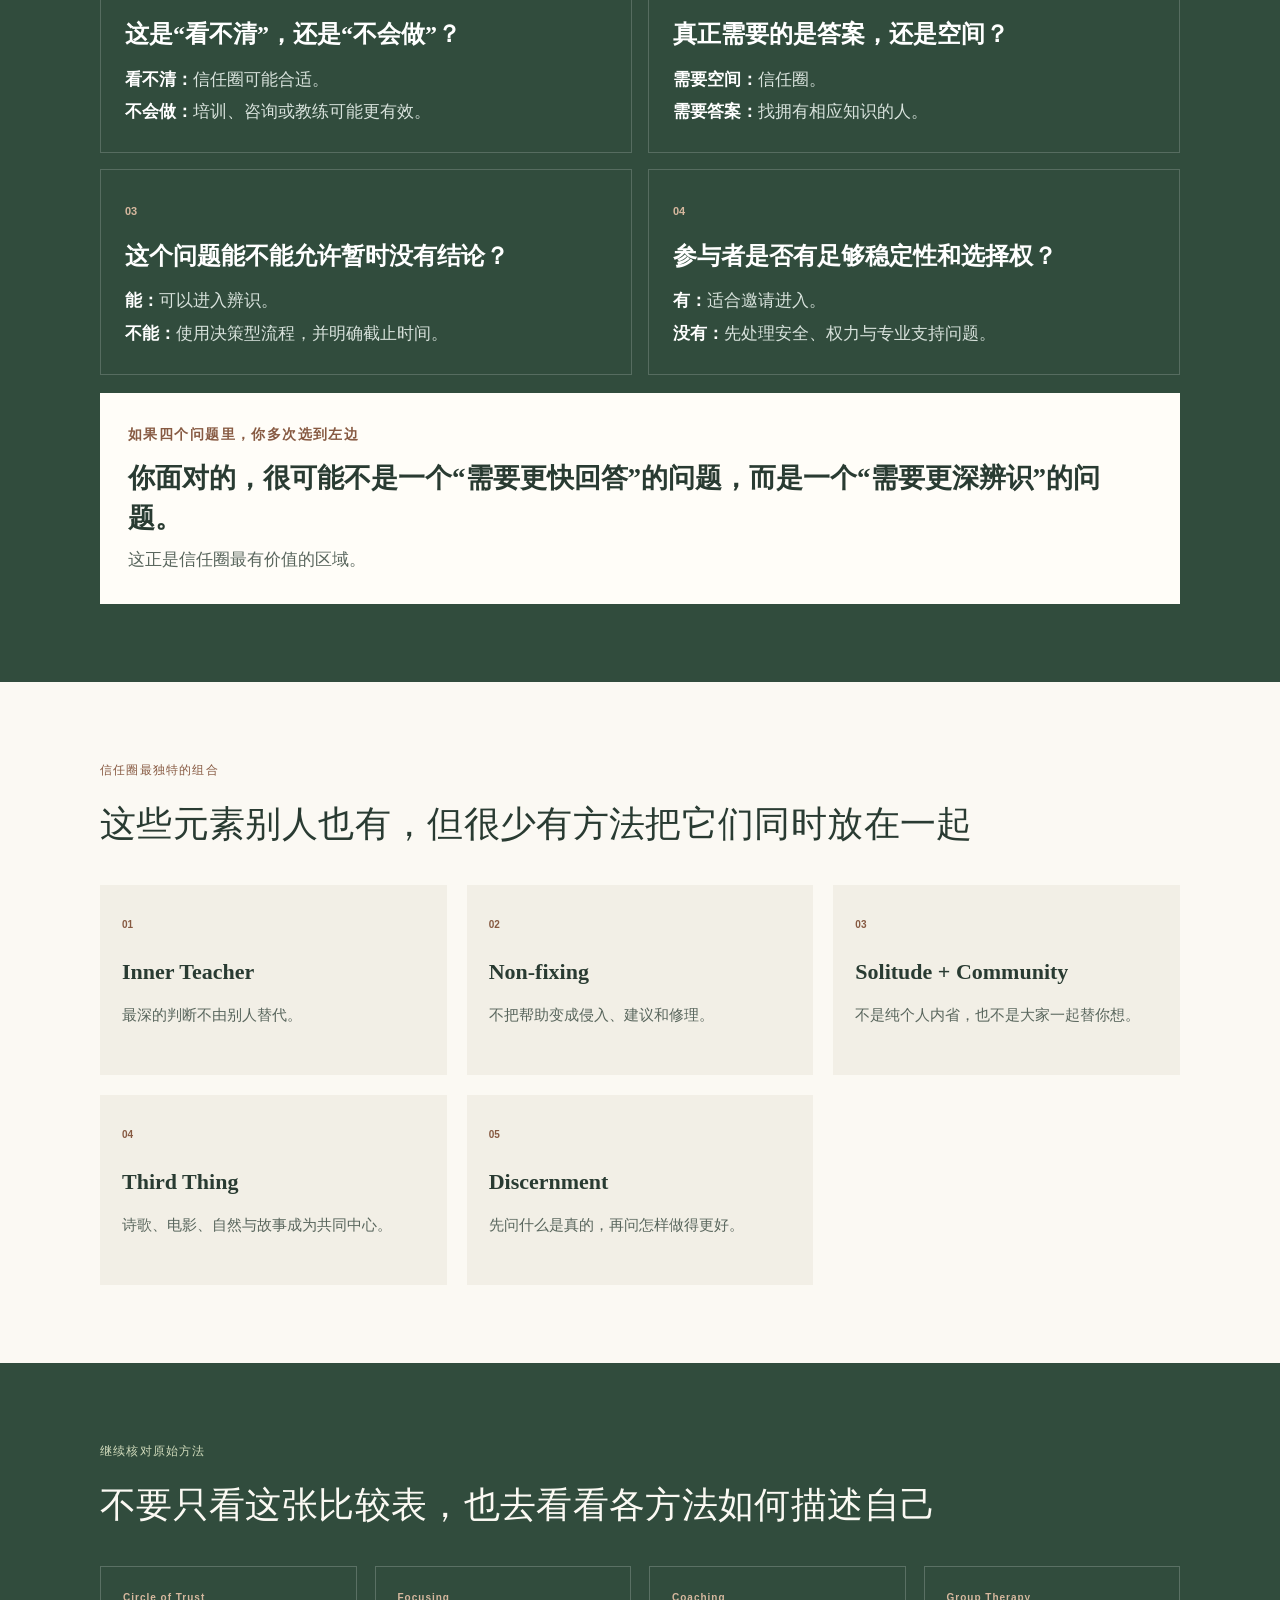
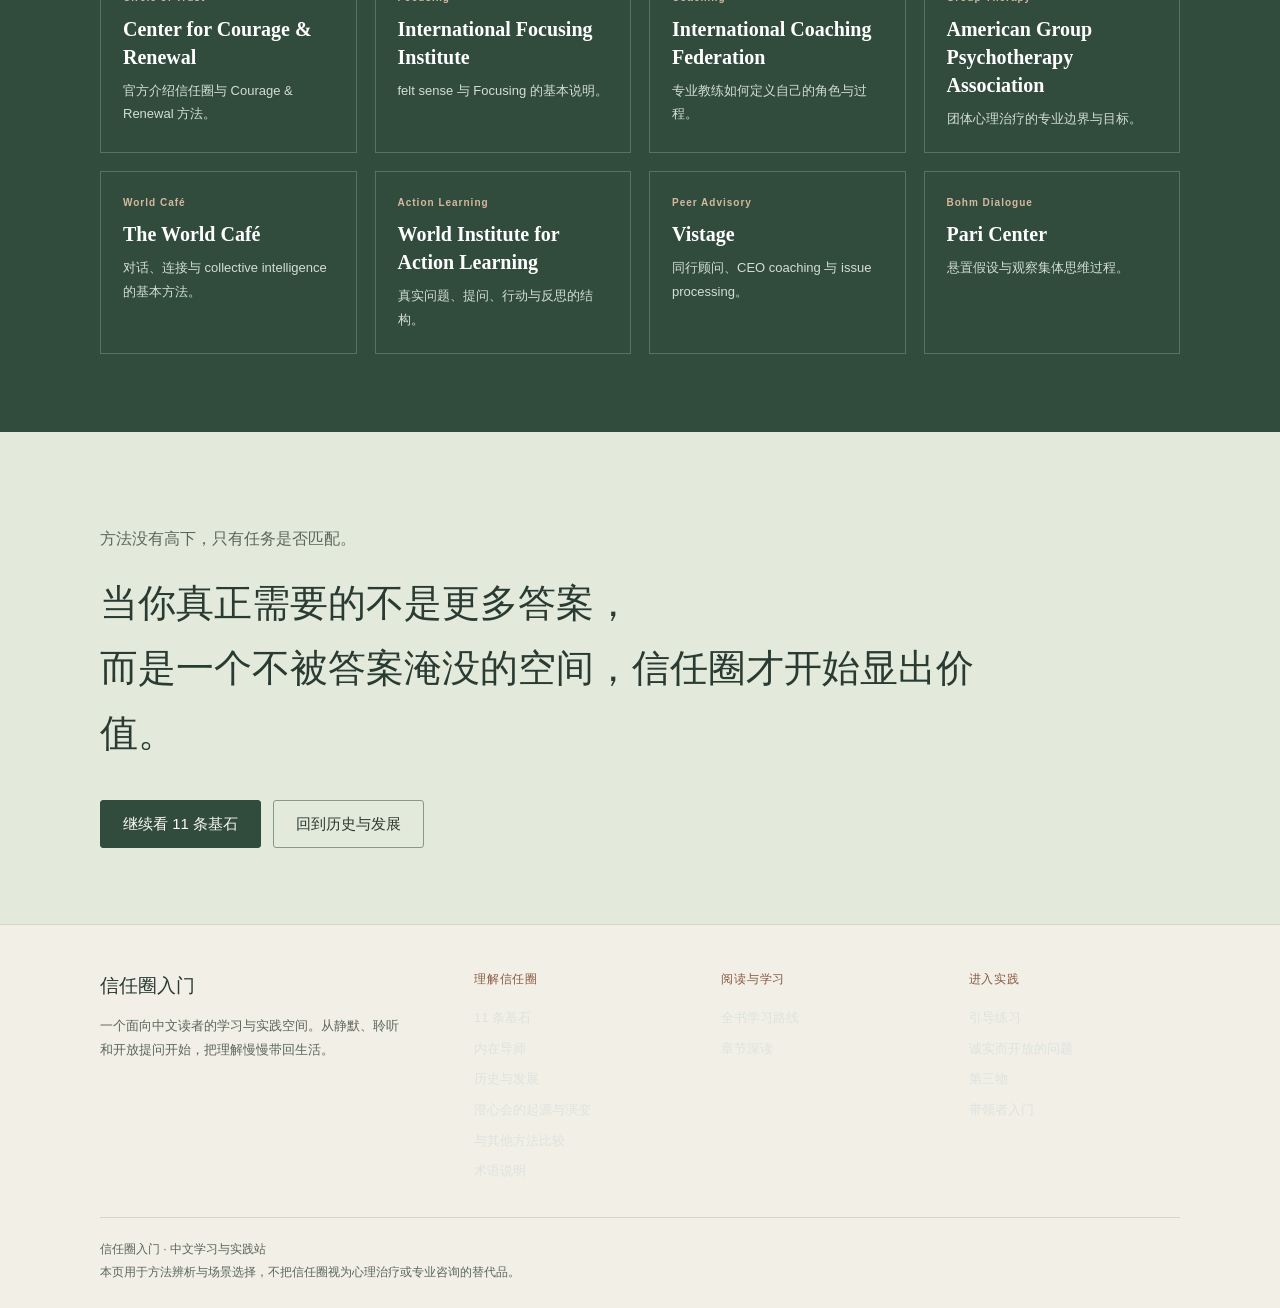
<file: comparison.html>
<!doctype html>
<html lang="zh-CN">
<head>
  <meta charset="utf-8" />
  <meta name="viewport" content="width=device-width,initial-scale=1" />
  <title>信任圈与其它方法｜信任圈入门</title>
  <meta name="description" content="把信任圈与 Focusing、二人禅、正念、Bohm Dialogue、World Café、专业教练、心理治疗、专业引导、Action Learning 与私董会放在同一张地图上，理解它们的异同，以及什么场景适合使用信任圈。" />
  <link rel="stylesheet" href="styles.css?v=20261001-methods" />
  <link rel="stylesheet" href="site-theme.css?v=20261009-wholeness" />
</head>
<body class="inner-page comparison-page site-v2 page-comparison">
  <a href="#main" class="site-skip">跳到正文</a>
  <header class="subhero comparison-hero">
    <nav class="site-nav wrap" aria-label="网站导航">
      <a class="brand" href="index.html"><span class="brand-circle" aria-hidden="true"></span>信任圈入门</a>
      <div class="site-links">
        <a href="index.html#what">理解信任圈</a>
        <a href="study.html">学习路线</a>
        <a href="guided.html">开始练习</a>
        <details class="site-menu">
          <summary><span>浏览全站</span><span aria-hidden="true">＋</span></summary>
          <div class="site-menu-panel">
            <section><h2>理解信任圈</h2><a href="touchstones.html">11 条基石</a><a href="inner-teacher.html">内在导师</a><a href="history.html">历史与发展</a><a href="clearness-history.html">澄心会的起源与演变</a><a href="comparison.html" aria-current="page">与其他方法比较</a><a href="terminology.html">术语说明</a></section>
            <section><h2>阅读与学习</h2><a href="study.html">全书学习路线</a><a href="chapters.html">章节深读</a></section>
            <section><h2>进入实践</h2><a href="guided.html">引导练习</a><a href="questions.html">诚实而开放的问题</a><a href="third-thing.html">第三物</a><a href="facilitator.html">带领者入门</a></section>
          </div>
        </details>
      </div>
    </nav>

    <div class="wrap subhero-copy comparison-hero-copy">
      <div class="eyebrow">方法比较 <span class="en-note">Circle of Trust in Context</span></div>
      <h1><span class="title-line">什么时候适合用信任圈？</span><span class="title-line">什么时候应该换一种方法？</span></h1>
      <p>
        很多内在探索、群体对话和助人方法都会使用静默、提问、倾听、圆圈与安全空间。
        真正的差异，不在形式，而在<strong>目的、对人的假设、谁拥有答案、带领者拥有多少权力，以及对结果有什么要求</strong>。
        这页把信任圈放进一个更大的方法地图，帮助学习者和带领者做更准确的选择。
      </p>
      <div class="comparison-hero-actions">
        <a class="btn primary" href="#positioning">先看核心定位</a>
        <a class="btn ghost" href="#when-to-use">直接看使用场景</a>
      </div>
    </div>
  </header>

  <main id="main">
    <div class="wrap"><details class="page-guide"><summary>本页阅读 · 9 个部分，可按需要选择</summary><ol><li><a href="#positioning">信任圈，是一种“用共同体保护个人辨识”的结构</a></li><li><a href="#reading-1">十种方法，真正不同的是“它们究竟想帮助什么发生”</a></li><li><a href="#method-map">把方法放在两条轴上，信任圈的位置就清楚了</a></li><li><a href="#reading-2">看起来很像，真正进入现场后却会走向不同方向</a></li><li><a href="#when-to-use">什么情况下，信任圈特别适合？</a></li><li><a href="#reading-3">有些场景，信任圈不是最合适的第一选择</a></li><li><a href="#reading-4">先问四个问题，再决定用不用信任圈</a></li><li><a href="#reading-5">这些元素别人也有，但很少有方法把它们同时放在一起</a></li><li><a href="#reading-6">不要只看这张比较表，也去看看各方法如何描述自己</a></li></ol></details></div>
    <section id="positioning" class="section wrap">
      <div class="section-kicker">一句话定位</div>
      <h2>信任圈，是一种“用共同体保护个人辨识”的结构</h2>
      <div class="intro-grid comparison-intro-grid">
        <div class="intro-copy">
          <p>
            信任圈会使用群体，但尽量防止群体占领个人。它相信每个人生命中都有一个不能被专家、老师、同伴或带领者替代的判断中心。
            因此，参与者可以被陪伴、被提问、被启发，却不应被“修理”、被分析、被劝服，或被别人替他决定。
          </p>
          <p>
            这也解释了为什么信任圈特别强调<strong>不修理、不拯救、不建议、不纠正</strong>，
            同时使用静默、第三物、开放而诚实的问题、保密、选择权与澄心会。它不是为了降低一切不适，而是为了减少那些会遮住一个人内在声音的干扰。
          </p>
          <p>
            因此，信任圈最适合的并不是“已经明确要解决什么”的情境，而是那些<strong>需要先看清：什么才是真的？什么是我的？我愿意忠于什么？</strong>的时刻。
          </p>
        </div>
        <aside class="comparison-definition">
          <small>核心动作</small>
          <strong>创造条件</strong>
          <p>不是把答案交给参与者，而是减少妨碍他听见自己生命的东西。</p>
          <div class="definition-flow">
            <span>静默</span><i>→</i><span>聆听</span><i>→</i><span>辨识</span><i>→</i><span>忠于</span>
          </div>
        </aside>
      </div>
    </section>

    <section class="section soft" id="reading-1">
      <div class="wrap">
        <div class="section-kicker">先看全景</div>
        <h2>十种方法，真正不同的是“它们究竟想帮助什么发生”</h2>
        <div class="method-table-wrap" role="region" aria-label="信任圈与其它方法比较表，可横向滚动">
          <table class="method-table">
            <thead>
              <tr>
                <th>方法</th>
                <th>首要目标</th>
                <th>答案主要在哪里</th>
                <th>带领者角色</th>
                <th>建议 / 反馈</th>
                <th>对结果的要求</th>
              </tr>
            </thead>
            <tbody>
              <tr class="method-highlight">
                <th>信任圈<br><small>Circle of Trust</small></th>
                <td>辨认真实、完整性与内外一致</td>
                <td>参与者的内在导师</td>
                <td>创造条件、守边界、守节奏</td>
                <td>原则上克制，不修理、不劝告</td>
                <td>不强求即时结论</td>
              </tr>
              <tr>
                <th>Focusing</th>
                <td>接触身体性的整体感受</td>
                <td>felt sense / 身体整体经验</td>
                <td>帮助停留、感受、命名</td>
                <td>很少给答案</td>
                <td>出现新的理解或 felt shift</td>
              </tr>
              <tr>
                <th>二人禅 / Dyad</th>
                <td>高强度自我探询与直接经验</td>
                <td>个人当下经验</td>
                <td>提供固定问题与严谨结构</td>
                <td>倾听者通常不反馈</td>
                <td>持续深入同一核心问题</td>
              </tr>
              <tr>
                <th>正念 / 静观</th>
                <td>觉察当下而不自动反应</td>
                <td>当下经验本身</td>
                <td>教导注意力与觉察练习</td>
                <td>通常不处理具体选择</td>
                <td>觉察、稳定、非反应性</td>
              </tr>
              <tr>
                <th>Bohm Dialogue</th>
                <td>看见集体思维与隐含假设</td>
                <td>群体共同探询过程</td>
                <td>帮助悬置判断与观察思维</td>
                <td>不以建议为中心</td>
                <td>可以没有结论</td>
              </tr>
              <tr>
                <th>World Café</th>
                <td>连接观点、汇聚集体智慧</td>
                <td>参与者之间的连接</td>
                <td>设计问题、轮换与汇聚</td>
                <td>彼此启发是重要资源</td>
                <td>通常需要 harvest / 汇聚</td>
              </tr>
              <tr>
                <th>专业教练<br><small>Coaching</small></th>
                <td>觉察、目标、成长与行动</td>
                <td>客户</td>
                <td>提问、挑战、支持行动</td>
                <td>通常少直接给答案</td>
                <td>常走向目标与行动</td>
              </tr>
              <tr>
                <th>心理治疗<br><small>Psychotherapy</small></th>
                <td>减轻症状、修复与关系改变</td>
                <td>来访者经验 + 临床理解</td>
                <td>评估、治疗、解释、干预</td>
                <td>可进行治疗性反馈</td>
                <td>有治疗与安全目标</td>
              </tr>
              <tr>
                <th>专业引导<br><small>Facilitation</small></th>
                <td>让群体有效完成共同任务</td>
                <td>群体</td>
                <td>设计过程并管理参与</td>
                <td>内容通常保持中立</td>
                <td>常有明确群体成果</td>
              </tr>
              <tr>
                <th>Action Learning</th>
                <td>真实问题 + 学习 + 行动</td>
                <td>问题拥有者与团队探询</td>
                <td>守住提问、反思与行动过程</td>
                <td>问题优先于直接建议</td>
                <td>通常需要行动与复盘</td>
              </tr>
              <tr>
                <th>私董会 / Peer Advisory</th>
                <td>更好的商业与领导决策</td>
                <td>当事人 + 同行经验</td>
                <td>追问、挑战、加工问题、问责</td>
                <td>明确欢迎经验与建议</td>
                <td>决策、行动、问责</td>
              </tr>
            </tbody>
          </table>
        </div>
        <p class="comparison-caveat">这张表描述的是典型取向。现实中的教练、治疗、引导与对话流派很多，具体实践可能跨越多个区域。</p>
      </div>
    </section>

    <section id="method-map" class="section wrap">
      <div class="section-kicker">一张图看位置</div>
      <h2>把方法放在两条轴上，信任圈的位置就清楚了</h2>
      <p class="comparison-lead">
        横轴：从“答案主要由参与者内部辨识”到“更多依赖外部专业/同行输入”；纵轴：从“存在与辨识”到“问题解决与行动”。
        这不是优劣排名，而是说明不同方法的任务不同。
      </p>

      <div class="method-map-wrap" role="region" aria-label="内在探索与群体方法二维地图">
        <svg class="method-map" viewBox="0 0 1000 700" xmlns="http://www.w3.org/2000/svg" role="img" aria-labelledby="mapTitle mapDesc">
          <title id="mapTitle">信任圈与其它方法的二维定位</title>
          <desc id="mapDesc">横轴表示答案更多来自内部辨识还是外部专业输入，纵轴表示存在辨识还是问题解决行动。</desc>
          <rect x="110" y="70" width="800" height="520" rx="8" class="map-bg"/>
          <line x1="510" y1="70" x2="510" y2="590" class="map-axis"/>
          <line x1="110" y1="330" x2="910" y2="330" class="map-axis"/>
          <text x="110" y="630" class="map-axis-label">更多依赖内部辨识</text>
          <text x="910" y="630" text-anchor="end" class="map-axis-label">更多外部专业 / 同行输入</text>
          <text x="74" y="88" class="map-axis-label" transform="rotate(-90 74 88)">存在 / 辨识</text>
          <text x="74" y="590" class="map-axis-label" transform="rotate(-90 74 590)">问题解决 / 行动</text>

          <text x="135" y="105" class="map-quadrant">内在探询</text>
          <text x="690" y="105" class="map-quadrant">专业助人 / 修复</text>
          <text x="135" y="565" class="map-quadrant">自主行动</text>
          <text x="690" y="565" class="map-quadrant">决策 / 绩效</text>

          <g class="map-bubble cot" transform="translate(300 205)">
            <circle r="62"/><text y="-8">信任圈</text><text y="17" class="sub">Circle of Trust</text>
          </g>
          <g class="map-bubble" transform="translate(230 160)"><circle r="39"/><text>Focusing</text></g>
          <g class="map-bubble" transform="translate(190 275)"><circle r="39"/><text>Dyad</text></g>
          <g class="map-bubble" transform="translate(390 150)"><circle r="39"/><text>正念</text></g>
          <g class="map-bubble" transform="translate(475 265)"><circle r="45"/><text>Bohm</text><text y="17" class="sub">Dialogue</text></g>
          <g class="map-bubble" transform="translate(585 285)"><circle r="42"/><text>World Café</text></g>
          <g class="map-bubble" transform="translate(500 420)"><circle r="43"/><text>Coaching</text></g>
          <g class="map-bubble" transform="translate(690 205)"><circle r="48"/><text>心理治疗</text></g>
          <g class="map-bubble" transform="translate(705 420)"><circle r="45"/><text>Facilitation</text></g>
          <g class="map-bubble" transform="translate(625 500)"><circle r="46"/><text>Action</text><text y="17" class="sub">Learning</text></g>
          <g class="map-bubble" transform="translate(815 500)"><circle r="48"/><text>私董会</text></g>
        </svg>
      </div>
      <div class="map-reading">
        <div><b>信任圈为何靠左上？</b><p>它更重视“让参与者自己辨识”，也允许一次聚会没有明确解决方案。</p></div>
        <div><b>为什么教练更靠下？</b><p>教练虽然尊重客户答案，但通常会继续走向目标、选择、行动与问责。</p></div>
        <div><b>为什么治疗更靠右上？</b><p>治疗同样可以很内在，但专业人员承担临床评估、治疗与安全责任。</p></div>
        <div><b>为什么私董会最靠右下？</b><p>它主动调用同行经验来改善决策，并明确期待行动与结果。</p></div>
      </div>
    </section>

    <section class="section comparison-deep" id="reading-2">
      <div class="wrap">
        <div class="section-kicker light">几个最容易混淆的边界</div>
        <h2>看起来很像，真正进入现场后却会走向不同方向</h2>

        <div class="comparison-pairs">
          <article class="comparison-pair">
            <div class="pair-head"><span>01</span><h3>信任圈 × Focusing</h3></div>
            <div class="pair-grid">
              <div><small>相似</small><p>都不把答案交给分析者；都相信某种尚未被语言完全捕捉的内在经验值得等待。</p></div>
              <div><small>不同</small><p>Focusing 以身体的 felt sense 为主要入口；信任圈以“完整生命 + 共同体”作为场域。</p></div>
            </div>
            <p class="pair-summary"><b>一句话：</b>Focusing 更像“听身体知道什么”；信任圈更像“在群体陪伴中听生命知道什么”。</p>
          </article>

          <article class="comparison-pair">
            <div class="pair-head"><span>02</span><h3>信任圈 × 二人禅 / Dyad</h3></div>
            <div class="pair-grid">
              <div><small>相似</small><p>完整注意、不评判、不建议、一人表达一人倾听，都能让自我探询不断深入。</p></div>
              <div><small>不同</small><p>Dyad 通过固定问题、轮次和重复来增强探询强度；信任圈更重视邀请、选择、第三物和多种进入路径。</p></div>
            </div>
            <p class="pair-summary"><b>一个比喻：</b>Dyad 像钻井；信任圈像营造生态。一个持续往下钻，一个改变土壤、光线和水分，让生命自己长出来。</p>
          </article>

          <article class="comparison-pair">
            <div class="pair-head"><span>03</span><h3>信任圈 × 心理治疗</h3></div>
            <div class="pair-grid">
              <div><small>相似</small><p>都可能出现深度表达、保密、安全感、情绪触动、自我觉察和关系性体验。</p></div>
              <div><small>不同</small><p>治疗师承担临床评估、治疗和风险管理责任；信任圈带领者不是在诊断、解释或治疗参与者。</p></div>
            </div>
            <p class="pair-summary"><b>边界：</b>信任圈可以产生深刻心理影响，但“产生心理影响”不等于“心理治疗”。急性危机、严重症状、自伤风险或需要创伤治疗时，应转向合格专业支持。</p>
          </article>

          <article class="comparison-pair">
            <div class="pair-head"><span>04</span><h3>信任圈 × Coaching</h3></div>
            <div class="pair-grid">
              <div><small>相似</small><p>都尊重当事人的选择权，重视开放问题，也尽量避免把教练/带领者的答案塞给对方。</p></div>
              <div><small>不同</small><p>教练通常沿着 clarity → choice → goal → action 往前推进；信任圈允许“只是更清楚地看见”成为一次完整结果。</p></div>
            </div>
            <p class="pair-summary"><b>一句话：</b>教练帮助你向前；信任圈先帮助你听清楚“哪里才是前”。</p>
          </article>

          <article class="comparison-pair">
            <div class="pair-head"><span>05</span><h3>信任圈 × Bohm Dialogue</h3></div>
            <div class="pair-grid">
              <div><small>相似</small><p>都愿意暂时不解决问题，都重视悬置判断、减慢反应和给未知留空间。</p></div>
              <div><small>不同</small><p>Bohm Dialogue 观察“我们这个群体如何思考”；信任圈更多关注“在群体保护下，我的生命正在向我说什么”。</p></div>
            </div>
            <p class="pair-summary"><b>中心不同：</b>一个偏向 collective mind，一个偏向 inner teacher。</p>
          </article>

          <article class="comparison-pair">
            <div class="pair-head"><span>06</span><h3>信任圈 × World Café</h3></div>
            <div class="pair-grid">
              <div><small>相似</small><p>都强调 hospitable space、重要问题、倾听和让多元声音进入。</p></div>
              <div><small>不同</small><p>World Café 关注 collective intelligence，并常有 harvest；信任圈很谨慎地不把个人故事“采摘”为群体成果。</p></div>
            </div>
            <p class="pair-summary"><b>一句话：</b>World Café 问“我们共同知道什么”；信任圈问“我正在听见什么”。</p>
          </article>

          <article class="comparison-pair">
            <div class="pair-head"><span>07</span><h3>信任圈 × 专业引导</h3></div>
            <div class="pair-grid">
              <div><small>相似</small><p>都需要清楚的容器、边界、参与结构和带领者对过程的敏感。</p></div>
              <div><small>不同</small><p>一般 facilitation 让过程服务成果；信任圈里，过程本身就在塑造参与者与关系。</p></div>
            </div>
            <p class="pair-summary"><b>区别：</b>战略会议里的两分钟静默可能只是手段；信任圈里的两分钟静默，本身就是实践。</p>
          </article>

          <article class="comparison-pair">
            <div class="pair-head"><span>08</span><h3>信任圈 × 私董会</h3></div>
            <div class="pair-grid">
              <div><small>相似</small><p>固定成员、长期信任、真实难题、高度保密、追问与主持，都可能非常相似。</p></div>
              <div><small>不同</small><p>私董会把同行经验、建议、挑战和问责当成核心资源；澄心会刻意不让这些资源替代当事人的辨识。</p></div>
            </div>
            <p class="pair-summary"><b>一句话：</b>私董会借用别人的智慧帮你想；澄心会借用别人的临在帮你听。</p>
          </article>
        </div>
      </div>
    </section>

    <section id="when-to-use" class="section wrap">
      <div class="section-kicker">场景判断</div>
      <h2>什么情况下，信任圈特别适合？</h2>
      <div class="use-grid">
        <article class="use-card good">
          <span>适合</span>
          <h3>方向还没有看清</h3>
          <p>不是缺少方案，而是不知道哪个方向真正属于自己，例如职业转折、关系选择、身份变化、生命阶段转换。</p>
          <em>信任圈的价值：先辨识，再决定。</em>
        </article>
        <article class="use-card good">
          <span>适合</span>
          <h3>团队需要更真实地相遇</h3>
          <p>成员彼此认识，却总停留在角色、职位与观点层面，希望形成更深的信任，但又不想变成“互相分析”。</p>
          <em>信任圈的价值：让关系变深，却保护边界。</em>
        </article>
        <article class="use-card good">
          <span>适合</span>
          <h3>价值与现实发生冲突</h3>
          <p>知道“应该怎么做”却仍然不清楚“我真正愿意承担什么”，例如领导伦理、职业使命、照护责任。</p>
          <em>信任圈的价值：从观点回到完整生命。</em>
        </article>
        <article class="use-card good">
          <span>适合</span>
          <h3>答案太多，自己的声音太小</h3>
          <p>专家、家人、同事和网络已经给了大量建议，当事人反而更难分辨什么真正是自己的。</p>
          <em>信任圈的价值：降低外部噪音。</em>
        </article>
        <article class="use-card good">
          <span>适合</span>
          <h3>需要长期形成一种文化</h3>
          <p>学校、公益组织、带领者团队或社区，希望培养“少修理别人、多深度聆听”的共同习惯。</p>
          <em>信任圈的价值：不只是一次活动，而是关系规范。</em>
        </article>
        <article class="use-card good">
          <span>适合</span>
          <h3>希望用诗歌、电影、艺术进入深处</h3>
          <p>直接谈自己过于暴露或抽象时，可以让第三物成为共同中心，让经验通过作品慢慢找到语言。</p>
          <em>信任圈的价值：不把聚光灯一直照在人身上。</em>
        </article>
      </div>
    </section>

    <section class="section soft" id="reading-3">
      <div class="wrap">
        <div class="section-kicker">不要硬用</div>
        <h2>有些场景，信任圈不是最合适的第一选择</h2>
        <div class="switch-grid">
          <article><span>需要治疗或危机处理</span><h3>换成：专业心理 / 医疗支持</h3><p>当存在急性危机、严重心理症状、自伤风险、创伤治疗需求或明显功能受损时，不能用信任圈替代临床照护。</p></article>
          <article><span>问题已经清楚，只差执行</span><h3>换成：教练 / 行动学习</h3><p>目标明确、路径大致清楚，需要拆目标、练技能、行动和问责时，教练或 Action Learning 往往更直接。</p></article>
          <article><span>需要专业知识答案</span><h3>换成：咨询 / 专家建议</h3><p>税务、法律、医学、工程、财务等问题，如果核心缺口就是专业知识，就应获得可靠专业输入。</p></article>
          <article><span>需要团队做出决定</span><h3>换成：专业引导 / 决策流程</h3><p>当会议必须在今天形成优先级、战略、分工或决策时，应使用能明确收敛和决策的 facilitation。</p></article>
          <article><span>需要广泛汇聚集体智慧</span><h3>换成：World Café / Open Space 等</h3><p>大型群体需要连接观点、发现模式与形成共同议题时，群体对话方法更合适。</p></article>
          <article><span>需要同行经验与商业挑战</span><h3>换成：私董会 / Peer Advisory</h3><p>真正需要“你们怎么看、你们经历过什么、我遗漏了什么”时，主动使用同行经验，而不是压住建议。</p></article>
        </div>
      </div>
    </section>

    <section class="section comparison-selector" id="reading-4">
      <div class="wrap">
        <div class="section-kicker light">一个简单的选择器</div>
        <h2>先问四个问题，再决定用不用信任圈</h2>
        <div class="selector-steps">
          <article><span>01</span><h3>这是“看不清”，还是“不会做”？</h3><p><b>看不清：</b>信任圈可能合适。<br><b>不会做：</b>培训、咨询或教练可能更有效。</p></article>
          <article><span>02</span><h3>真正需要的是答案，还是空间？</h3><p><b>需要空间：</b>信任圈。<br><b>需要答案：</b>找拥有相应知识的人。</p></article>
          <article><span>03</span><h3>这个问题能不能允许暂时没有结论？</h3><p><b>能：</b>可以进入辨识。<br><b>不能：</b>使用决策型流程，并明确截止时间。</p></article>
          <article><span>04</span><h3>参与者是否有足够稳定性和选择权？</h3><p><b>有：</b>适合邀请进入。<br><b>没有：</b>先处理安全、权力与专业支持问题。</p></article>
        </div>

        <div class="selector-result">
          <small>如果四个问题里，你多次选到左边</small>
          <strong>你面对的，很可能不是一个“需要更快回答”的问题，而是一个“需要更深辨识”的问题。</strong>
          <p>这正是信任圈最有价值的区域。</p>
        </div>
      </div>
    </section>

    <section class="section wrap" id="reading-5">
      <div class="section-kicker">信任圈最独特的组合</div>
      <h2>这些元素别人也有，但很少有方法把它们同时放在一起</h2>
      <div class="distinctive-grid">
        <article><span>01</span><h3>Inner Teacher</h3><p>最深的判断不由别人替代。</p></article>
        <article><span>02</span><h3>Non-fixing</h3><p>不把帮助变成侵入、建议和修理。</p></article>
        <article><span>03</span><h3>Solitude + Community</h3><p>不是纯个人内省，也不是大家一起替你想。</p></article>
        <article><span>04</span><h3>Third Thing</h3><p>诗歌、电影、自然与故事成为共同中心。</p></article>
        <article><span>05</span><h3>Discernment</h3><p>先问什么是真的，再问怎样做得更好。</p></article>
      </div>
    </section>

    <section class="section practice comparison-source" id="reading-6">
      <div class="wrap">
        <div class="section-kicker light">继续核对原始方法</div>
        <h2>不要只看这张比较表，也去看看各方法如何描述自己</h2>
        <div class="comparison-source-grid">
          <a href="https://couragerenewal.org/circle-of-trust-retreats/" target="_blank" rel="noopener"><small>Circle of Trust</small><strong>Center for Courage &amp; Renewal</strong><span>官方介绍信任圈与 Courage &amp; Renewal 方法。</span></a>
          <a href="https://focusing.org/felt-sense/what-focusing" target="_blank" rel="noopener"><small>Focusing</small><strong>International Focusing Institute</strong><span>felt sense 与 Focusing 的基本说明。</span></a>
          <a href="https://coachingfederation.org/guide-to-experiencing-coaching-for-individuals/" target="_blank" rel="noopener"><small>Coaching</small><strong>International Coaching Federation</strong><span>专业教练如何定义自己的角色与过程。</span></a>
          <a href="https://agpa.org/resource-overview/what-is-group-psychotherapy/" target="_blank" rel="noopener"><small>Group Therapy</small><strong>American Group Psychotherapy Association</strong><span>团体心理治疗的专业边界与目标。</span></a>
          <a href="https://theworldcafe.com/key-concepts-resources/world-cafe-method/" target="_blank" rel="noopener"><small>World Café</small><strong>The World Café</strong><span>对话、连接与 collective intelligence 的基本方法。</span></a>
          <a href="https://wial.org/action-learning/" target="_blank" rel="noopener"><small>Action Learning</small><strong>World Institute for Action Learning</strong><span>真实问题、提问、行动与反思的结构。</span></a>
          <a href="https://vistage.com/membership/our-approach/" target="_blank" rel="noopener"><small>Peer Advisory</small><strong>Vistage</strong><span>同行顾问、CEO coaching 与 issue processing。</span></a>
          <a href="https://paricenter.com/library-new/pari-perspectives/the-backstory-of-david-bohms-dialogue/" target="_blank" rel="noopener"><small>Bohm Dialogue</small><strong>Pari Center</strong><span>悬置假设与观察集体思维过程。</span></a>
        </div>
      </div>
    </section>

    <section class="closing comparison-closing">
      <div class="wrap">
        <p>方法没有高下，只有任务是否匹配。</p>
        <h2><span class="title-line">当你真正需要的不是更多答案，</span><span class="title-line">而是一个不被答案淹没的空间，信任圈才开始显出价值。</span></h2>
        <div class="comparison-closing-actions">
          <a href="touchstones.html" class="btn primary">继续看 11 条基石</a>
          <a href="history.html" class="btn ghost">回到历史与发展</a>
        </div>
      </div>
    </section>
  </main>

  <footer class="site-footer">
    <div class="wrap">
      <div class="site-footer-grid">
        <div><h2>信任圈入门</h2><p>一个面向中文读者的学习与实践空间。从静默、聆听和开放提问开始，把理解慢慢带回生活。</p></div>
        <div><h3>理解信任圈</h3><a href="touchstones.html">11 条基石</a><a href="inner-teacher.html">内在导师</a><a href="history.html">历史与发展</a><a href="clearness-history.html">澄心会的起源与演变</a><a href="comparison.html">与其他方法比较</a><a href="terminology.html">术语说明</a></div>
        <div><h3>阅读与学习</h3><a href="study.html">全书学习路线</a><a href="chapters.html">章节深读</a></div>
        <div><h3>进入实践</h3><a href="guided.html">引导练习</a><a href="questions.html">诚实而开放的问题</a><a href="third-thing.html">第三物</a><a href="facilitator.html">带领者入门</a></div>
      </div>
      <div class="site-footer-note"><div class="footer-inner">
      <div>信任圈入门 · 中文学习与实践站</div>
      <div>本页用于方法辨析与场景选择，不把信任圈视为心理治疗或专业咨询的替代品。</div>
    </div></div>
    </div>
  </footer>
  <script src="site-shell.js?v=20261009-wholeness"></script>
</body>
</html>
</file>
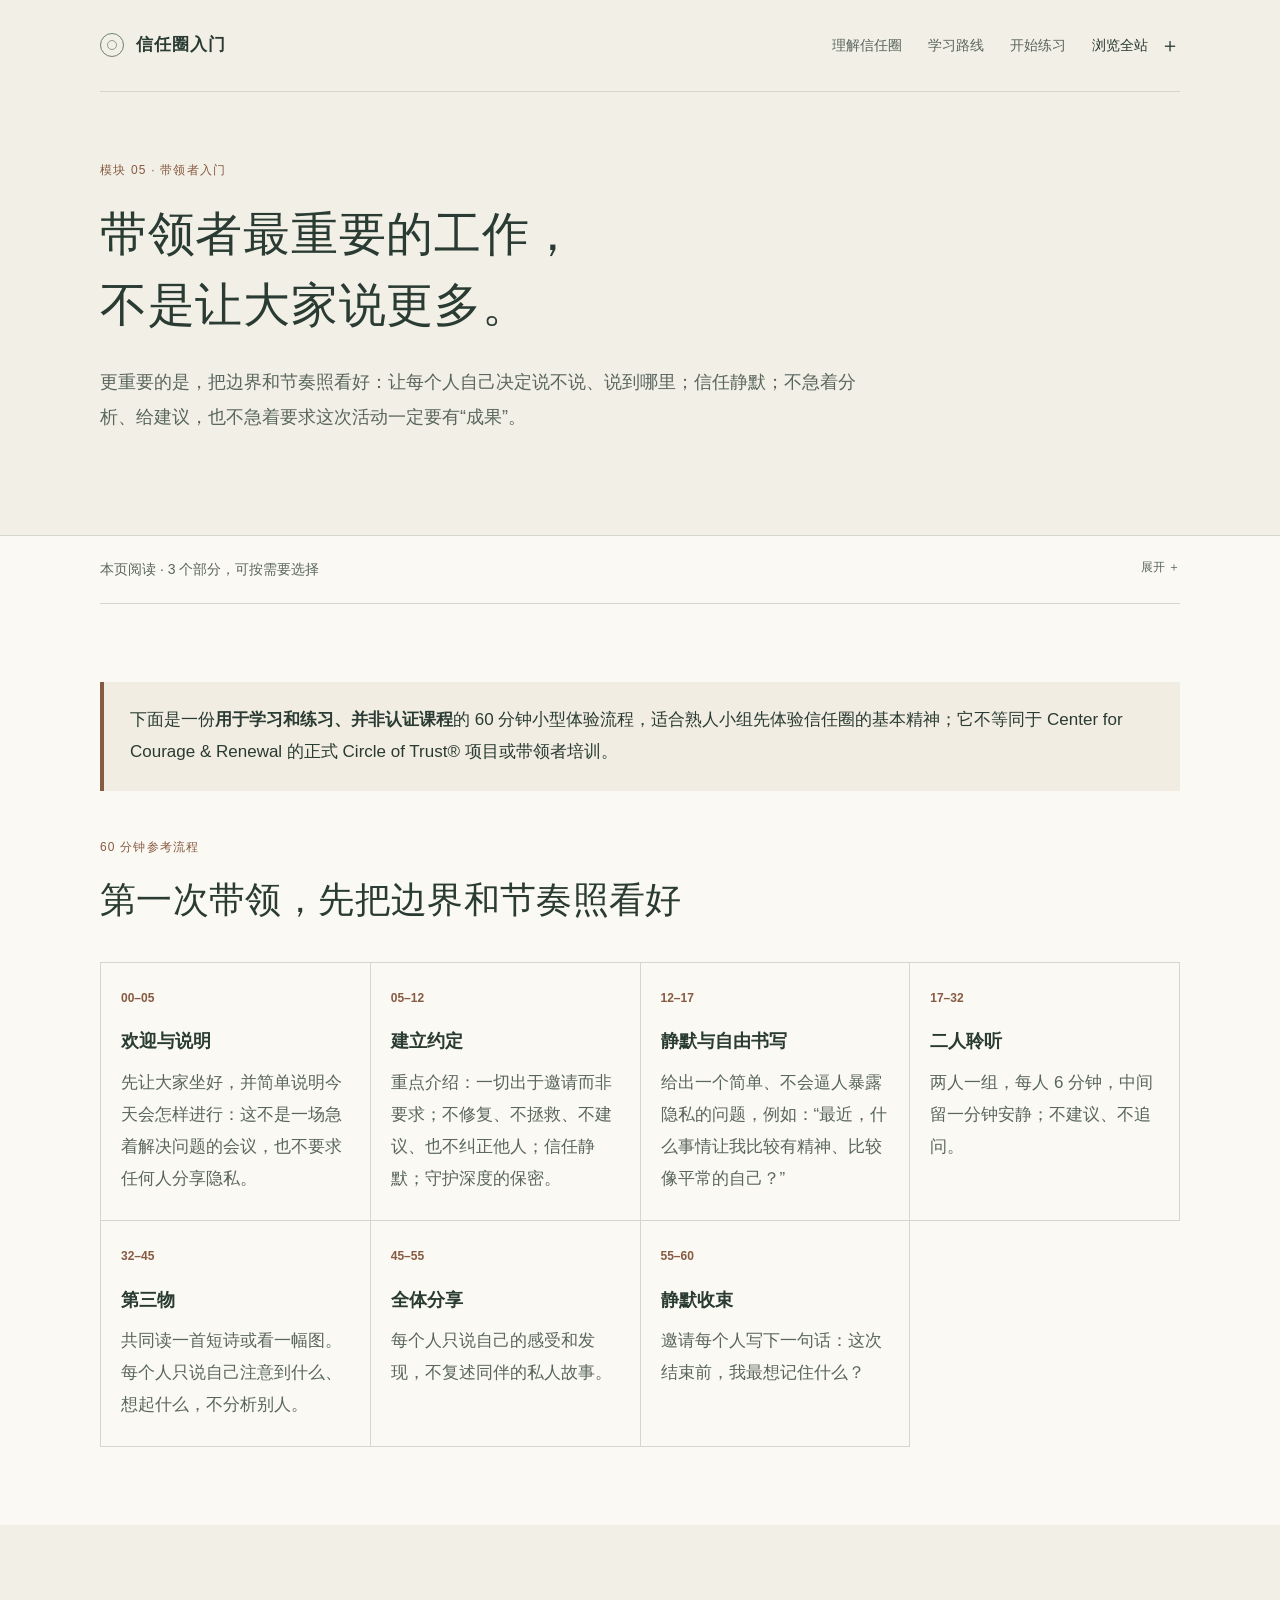
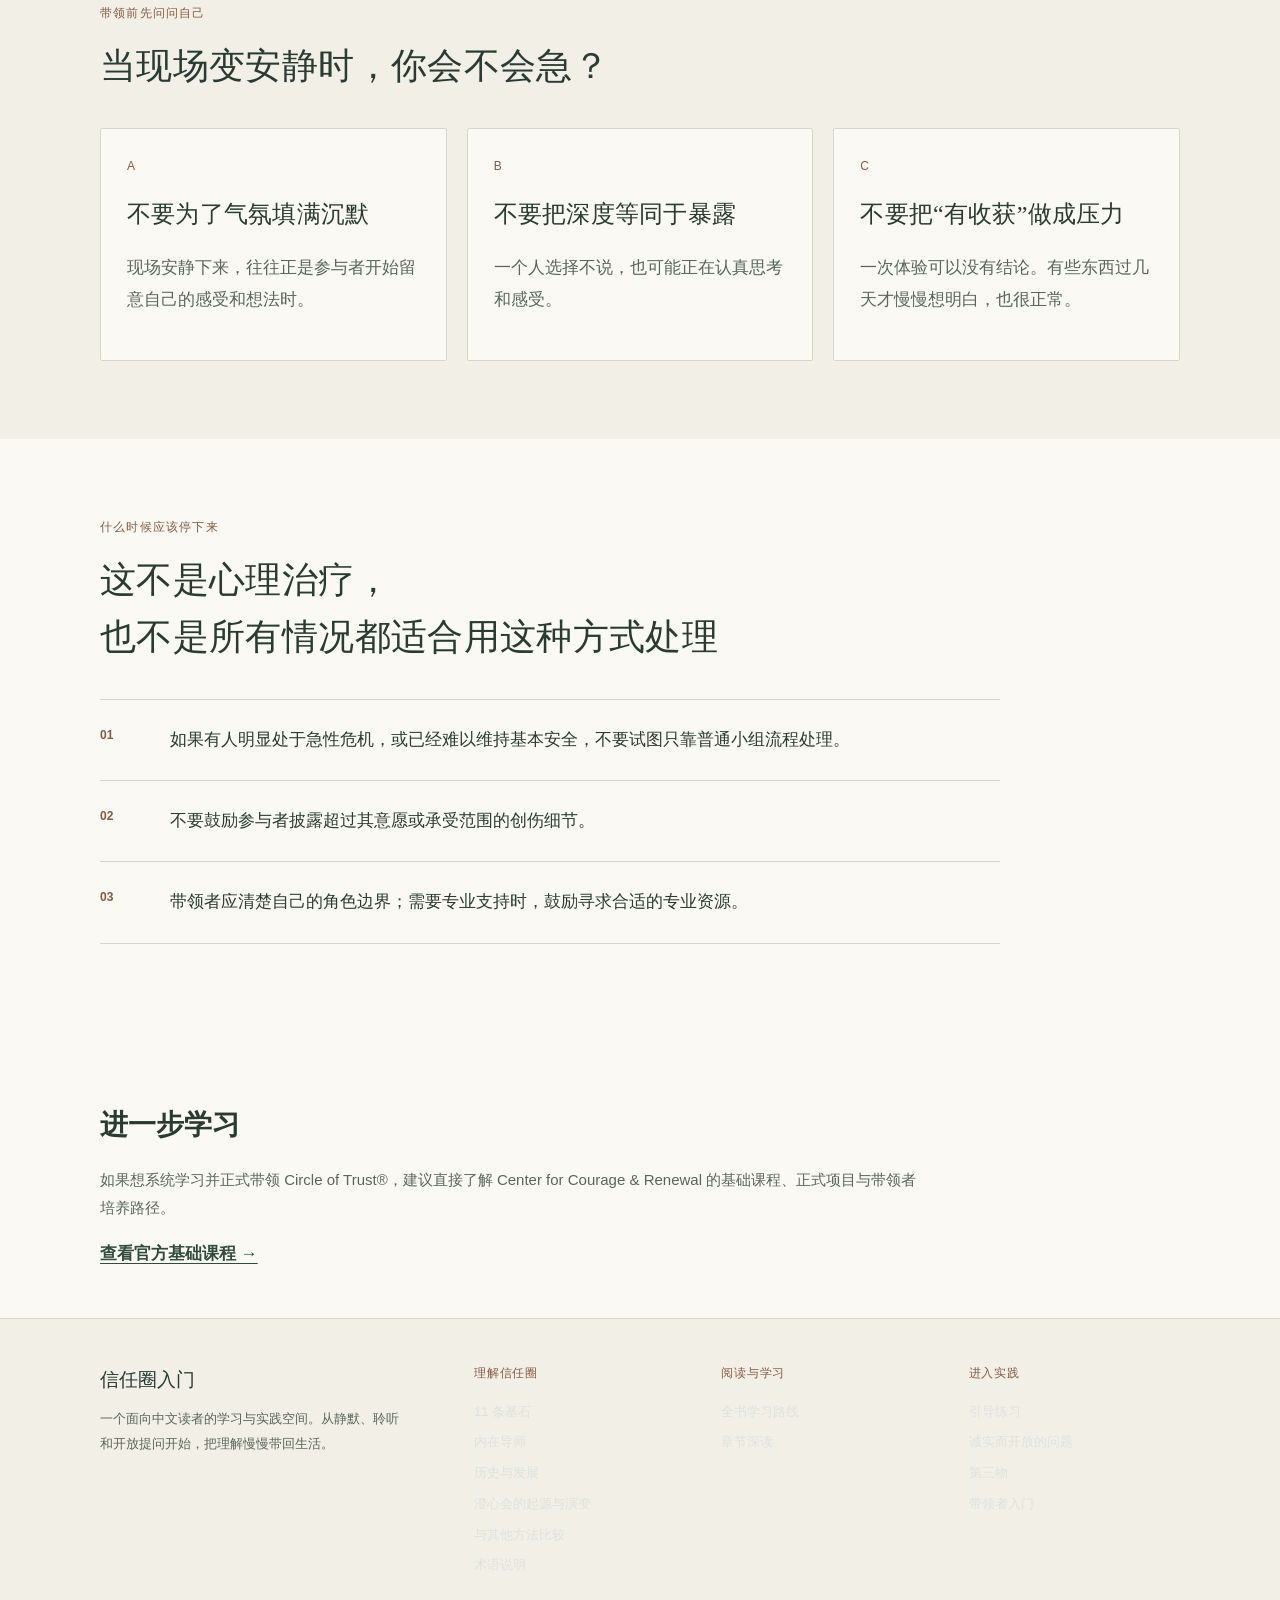
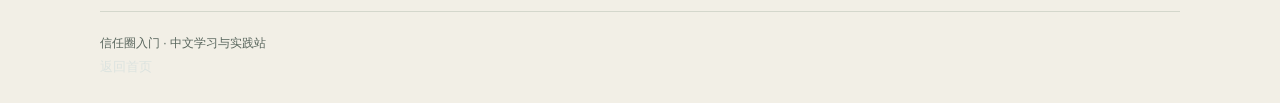
<file: facilitator.html>
<!doctype html>
<html lang="zh-CN">
<head>
  <meta charset="utf-8" />
  <meta name="viewport" content="width=device-width,initial-scale=1" />
  <title>带领者入门｜信任圈入门</title>
  <meta name="description" content="一个帮助初学者安全尝试信任圈式小组的 60 分钟基础流程。" />
  <link rel="stylesheet" href="styles.css" />
  <link rel="stylesheet" href="site-theme.css?v=20261009-wholeness" />
</head>
<body class="inner-page site-v2 page-facilitator">
  <a href="#main" class="site-skip">跳到正文</a>
  <header class="subhero">
    <nav class="site-nav wrap" aria-label="网站导航">
      <a class="brand" href="index.html"><span class="brand-circle" aria-hidden="true"></span>信任圈入门</a>
      <div class="site-links">
        <a href="index.html#what">理解信任圈</a>
        <a href="study.html">学习路线</a>
        <a href="guided.html">开始练习</a>
        <details class="site-menu">
          <summary><span>浏览全站</span><span aria-hidden="true">＋</span></summary>
          <div class="site-menu-panel">
            <section><h2>理解信任圈</h2><a href="touchstones.html">11 条基石</a><a href="inner-teacher.html">内在导师</a><a href="history.html">历史与发展</a><a href="clearness-history.html">澄心会的起源与演变</a><a href="comparison.html">与其他方法比较</a><a href="terminology.html">术语说明</a></section>
            <section><h2>阅读与学习</h2><a href="study.html">全书学习路线</a><a href="chapters.html">章节深读</a></section>
            <section><h2>进入实践</h2><a href="guided.html">引导练习</a><a href="questions.html">诚实而开放的问题</a><a href="third-thing.html">第三物</a><a href="facilitator.html" aria-current="page">带领者入门</a></section>
          </div>
        </details>
      </div>
    </nav>
    <div class="wrap subhero-copy">
      <div class="eyebrow">模块 05 · 带领者入门</div>
      <h1><span class="title-line">带领者最重要的工作，</span><span class="title-line">不是让大家说更多。</span></h1>
      <p>更重要的是，把边界和节奏照看好：让每个人自己决定说不说、说到哪里；信任静默；不急着分析、给建议，也不急着要求这次活动一定要有“成果”。</p>
    </div>
  </header>

  <main id="main">
    <div class="wrap"><details class="page-guide"><summary>本页阅读 · 3 个部分，可按需要选择</summary><ol><li><a href="#reading-1">第一次带领，先把边界和节奏照看好</a></li><li><a href="#reading-2">当现场变安静时，你会不会急？</a></li><li><a href="#reading-3">这不是心理治疗，也不是所有情况都适合用这种方式处理</a></li></ol></details></div>
    <section class="section wrap" id="reading-1">
      <div class="notice">
        下面是一份<strong>用于学习和练习、并非认证课程</strong>的 60 分钟小型体验流程，适合熟人小组先体验信任圈的基本精神；它不等同于 Center for Courage & Renewal 的正式 Circle of Trust® 项目或带领者培训。
      </div>

      <div class="section-kicker">60 分钟参考流程</div>
      <h2>第一次带领，先把边界和节奏照看好</h2>
      <div class="session-plan large">
        <div><span>00–05</span><strong>欢迎与说明</strong><p>先让大家坐好，并简单说明今天会怎样进行：这不是一场急着解决问题的会议，也不要求任何人分享隐私。</p></div>
        <div><span>05–12</span><strong>建立约定</strong><p>重点介绍：一切出于邀请而非要求；不修复、不拯救、不建议、也不纠正他人；信任静默；守护深度的保密。</p></div>
        <div><span>12–17</span><strong>静默与自由书写</strong><p>给出一个简单、不会逼人暴露隐私的问题，例如：“最近，什么事情让我比较有精神、比较像平常的自己？”</p></div>
        <div><span>17–32</span><strong>二人聆听</strong><p>两人一组，每人 6 分钟，中间留一分钟安静；不建议、不追问。</p></div>
        <div><span>32–45</span><strong>第三物</strong><p>共同读一首短诗或看一幅图。每个人只说自己注意到什么、想起什么，不分析别人。</p></div>
        <div><span>45–55</span><strong>全体分享</strong><p>每个人只说自己的感受和发现，不复述同伴的私人故事。</p></div>
        <div><span>55–60</span><strong>静默收束</strong><p>邀请每个人写下一句话：这次结束前，我最想记住什么？</p></div>
      </div>
    </section>

    <section class="section soft" id="reading-2">
      <div class="wrap">
        <div class="section-kicker">带领前先问问自己</div>
        <h2>当现场变安静时，你会不会急？</h2>
        <div class="cards three">
          <article class="card"><div class="num">A</div><h3>不要为了气氛填满沉默</h3><p>现场安静下来，往往正是参与者开始留意自己的感受和想法时。</p></article>
          <article class="card"><div class="num">B</div><h3>不要把深度等同于暴露</h3><p>一个人选择不说，也可能正在认真思考和感受。</p></article>
          <article class="card"><div class="num">C</div><h3>不要把“有收获”做成压力</h3><p>一次体验可以没有结论。有些东西过几天才慢慢想明白，也很正常。</p></article>
        </div>
      </div>
    </section>

    <section class="section wrap" id="reading-3">
      <div class="section-kicker">什么时候应该停下来</div>
      <h2><span class="title-line">这不是心理治疗，</span><span class="title-line">也不是所有情况都适合用这种方式处理</span></h2>
      <div class="agreements">
        <div><span>01</span><p>如果有人明显处于急性危机，或已经难以维持基本安全，不要试图只靠普通小组流程处理。</p></div>
        <div><span>02</span><p>不要鼓励参与者披露超过其意愿或承受范围的创伤细节。</p></div>
        <div><span>03</span><p>带领者应清楚自己的角色边界；需要专业支持时，鼓励寻求合适的专业资源。</p></div>
      </div>
    </section>

    <section class="section wrap source-note">
      <h3>进一步学习</h3>
      <p>如果想系统学习并正式带领 Circle of Trust®，建议直接了解 Center for Courage & Renewal 的基础课程、正式项目与带领者培养路径。</p>
      <a href="https://couragerenewal.org/foundations-of-the-courage-renewal-approach/" target="_blank" rel="noreferrer">查看官方基础课程 →</a>
    </section>
  </main>

  <footer class="site-footer">
    <div class="wrap">
      <div class="site-footer-grid">
        <div><h2>信任圈入门</h2><p>一个面向中文读者的学习与实践空间。从静默、聆听和开放提问开始，把理解慢慢带回生活。</p></div>
        <div><h3>理解信任圈</h3><a href="touchstones.html">11 条基石</a><a href="inner-teacher.html">内在导师</a><a href="history.html">历史与发展</a><a href="clearness-history.html">澄心会的起源与演变</a><a href="comparison.html">与其他方法比较</a><a href="terminology.html">术语说明</a></div>
        <div><h3>阅读与学习</h3><a href="study.html">全书学习路线</a><a href="chapters.html">章节深读</a></div>
        <div><h3>进入实践</h3><a href="guided.html">引导练习</a><a href="questions.html">诚实而开放的问题</a><a href="third-thing.html">第三物</a><a href="facilitator.html">带领者入门</a></div>
      </div>
      <div class="site-footer-note"><div class="footer-inner">
      <div>信任圈入门 · 中文学习与实践站</div>
      <div><a href="index.html">返回首页</a></div>
    </div></div>
    </div>
  </footer>
  <script src="site-shell.js?v=20261009-wholeness"></script>
</body>
</html>
</file>
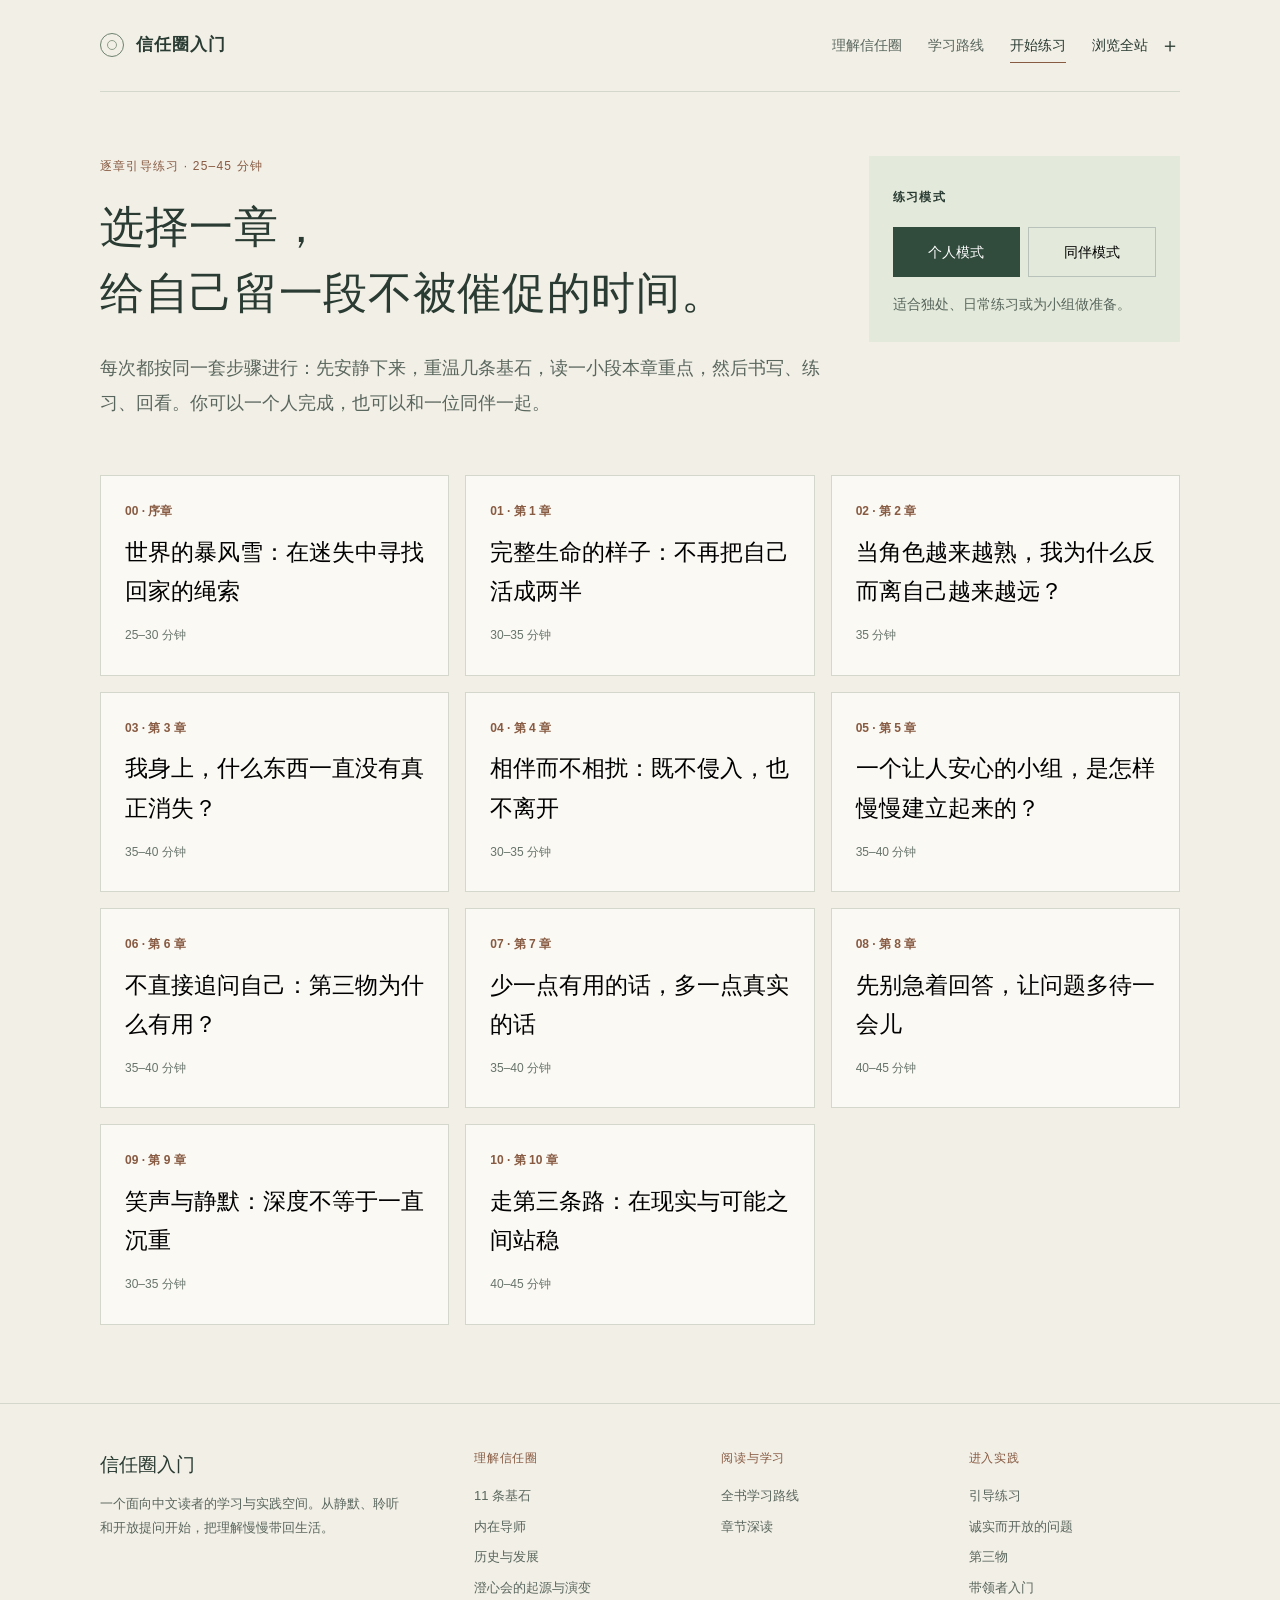
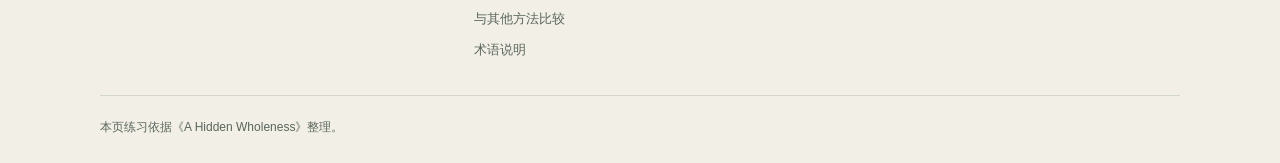
<file: guided.html>
<!doctype html>
<html lang="zh-CN">
<head>
  <meta charset="utf-8" />
  <meta name="viewport" content="width=device-width,initial-scale=1" />
  <title>引导练习｜《A Hidden Wholeness》</title>
  <meta name="description" content="基于《A Hidden Wholeness》的逐章引导练习：静默、书写、二人聆听与结束前的简短回看。" />
  <link rel="stylesheet" href="styles.css" />
  <link rel="stylesheet" href="guided.css" />
  <link rel="stylesheet" href="site-theme.css?v=20261009-wholeness" />
</head>
<body class="guided-page site-v2 page-guided">
  <a href="#main" class="site-skip">跳到正文</a>
  <header class="guided-topbar">
    <nav class="site-nav wrap" aria-label="网站导航">
      <a class="brand" href="index.html"><span class="brand-circle" aria-hidden="true"></span>信任圈入门</a>
      <div class="site-links">
        <a href="index.html#what">理解信任圈</a>
        <a href="study.html">学习路线</a>
        <a href="guided.html" aria-current="page">开始练习</a>
        <details class="site-menu">
          <summary><span>浏览全站</span><span aria-hidden="true">＋</span></summary>
          <div class="site-menu-panel">
            <section><h2>理解信任圈</h2><a href="touchstones.html">11 条基石</a><a href="inner-teacher.html">内在导师</a><a href="history.html">历史与发展</a><a href="clearness-history.html">澄心会的起源与演变</a><a href="comparison.html">与其他方法比较</a><a href="terminology.html">术语说明</a></section>
            <section><h2>阅读与学习</h2><a href="study.html">全书学习路线</a><a href="chapters.html">章节深读</a></section>
            <section><h2>进入实践</h2><a href="guided.html" aria-current="page">引导练习</a><a href="questions.html">诚实而开放的问题</a><a href="third-thing.html">第三物</a><a href="facilitator.html">带领者入门</a></section>
          </div>
        </details>
      </div>
    </nav>
  </header>

  <main class="guided-shell" id="main">
    <section class="guided-intro" id="guidedIntro">
      <div class="wrap guided-intro-grid">
        <div>
          <div class="eyebrow">逐章引导练习 · 25–45 分钟</div>
          <h1><span class="title-line">选择一章，</span><span class="title-line">给自己留一段不被催促的时间。</span></h1>
          <p>每次都按同一套步骤进行：先安静下来，重温几条基石，读一小段本章重点，然后书写、练习、回看。你可以一个人完成，也可以和一位同伴一起。</p>
        </div>
        <aside class="mode-card">
          <span>练习模式</span>
          <div class="mode-switch" role="group" aria-label="选择练习模式">
            <button type="button" class="active" data-mode="solo">个人模式</button>
            <button type="button" data-mode="partner">同伴模式</button>
          </div>
          <p id="modeNote">适合独处、日常练习或为小组做准备。</p>
        </aside>
      </div>

      <div class="wrap chapter-picker" id="chapterPicker"></div>
    </section>

    <section class="guided-session hidden" id="guidedSession">
      <div class="wrap">
        <div class="session-top">
          <div>
            <div class="session-kicker" id="sessionKicker">章节练习</div>
            <h2 id="sessionTitle"></h2>
          </div>
          <button class="exit-session" id="exitSession" type="button">返回章节选择</button>
        </div>

        <div class="session-progress">
          <div class="session-progress-text"><span id="phaseCount">1 / 7</span><b id="phaseName">安顿</b></div>
          <div class="session-progress-track"><i id="phaseProgress"></i></div>
        </div>

        <div class="practice-stage">
          <aside class="practice-rail" id="practiceRail"></aside>

          <article class="practice-main">
            <div class="practice-type" id="practiceType">安顿</div>
            <h3 id="practiceTitle"></h3>
            <p class="practice-instruction" id="practiceInstruction"></p>

            <div class="practice-body" id="practiceBody"></div>

            <div class="timer-panel hidden" id="timerPanel">
              <div class="timer-time" id="timerTime">01:00</div>
              <div class="timer-controls">
                <button type="button" id="timerStart">开始</button>
                <button type="button" id="timerPause">暂停</button>
                <button type="button" id="timerReset">重置</button>
              </div>
            </div>

            <label class="guided-journal hidden" id="journalWrap">
              <span id="journalLabel">写下此刻最先想到的几句话</span>
              <textarea id="journalArea" placeholder="不用写完整，也不用写得漂亮。"></textarea>
              <small>自动保存在当前浏览器。</small>
            </label>

            <div class="practice-actions">
              <button class="btn secondary" type="button" id="prevPhase">上一步</button>
              <button class="btn primary" type="button" id="nextPhase">继续</button>
            </div>
          </article>
        </div>
      </div>
    </section>

    <section class="guided-complete hidden" id="guidedComplete">
      <div class="wrap complete-card">
        <div class="eyebrow">结束前，再看一眼</div>
        <h2>这一次，不必急着得出答案。</h2>
        <p id="completePrompt">只写下一句此刻最想记住的话。</p>
        <textarea id="closingNote" placeholder="我想带走……"></textarea>
        <div class="complete-actions">
          <button class="btn primary" type="button" id="saveComplete">记下并结束</button>
          <a class="btn secondary" href="chapters.html">回到章节深读</a>
        </div>
      </div>
    </section>
  </main>

  <footer class="site-footer">
    <div class="wrap">
      <div class="site-footer-grid">
        <div><h2>信任圈入门</h2><p>一个面向中文读者的学习与实践空间。从静默、聆听和开放提问开始，把理解慢慢带回生活。</p></div>
        <div><h3>理解信任圈</h3><a href="touchstones.html">11 条基石</a><a href="inner-teacher.html">内在导师</a><a href="history.html">历史与发展</a><a href="clearness-history.html">澄心会的起源与演变</a><a href="comparison.html">与其他方法比较</a><a href="terminology.html">术语说明</a></div>
        <div><h3>阅读与学习</h3><a href="study.html">全书学习路线</a><a href="chapters.html">章节深读</a></div>
        <div><h3>进入实践</h3><a href="guided.html">引导练习</a><a href="questions.html">诚实而开放的问题</a><a href="third-thing.html">第三物</a><a href="facilitator.html">带领者入门</a></div>
      </div>
      <div class="site-footer-note"><div>本页练习依据《A Hidden Wholeness》整理。</div></div>
    </div>
  </footer>

  <script src="guided.js"></script>
  <script src="site-shell.js?v=20261009-wholeness"></script>
</body>
</html>
</file>
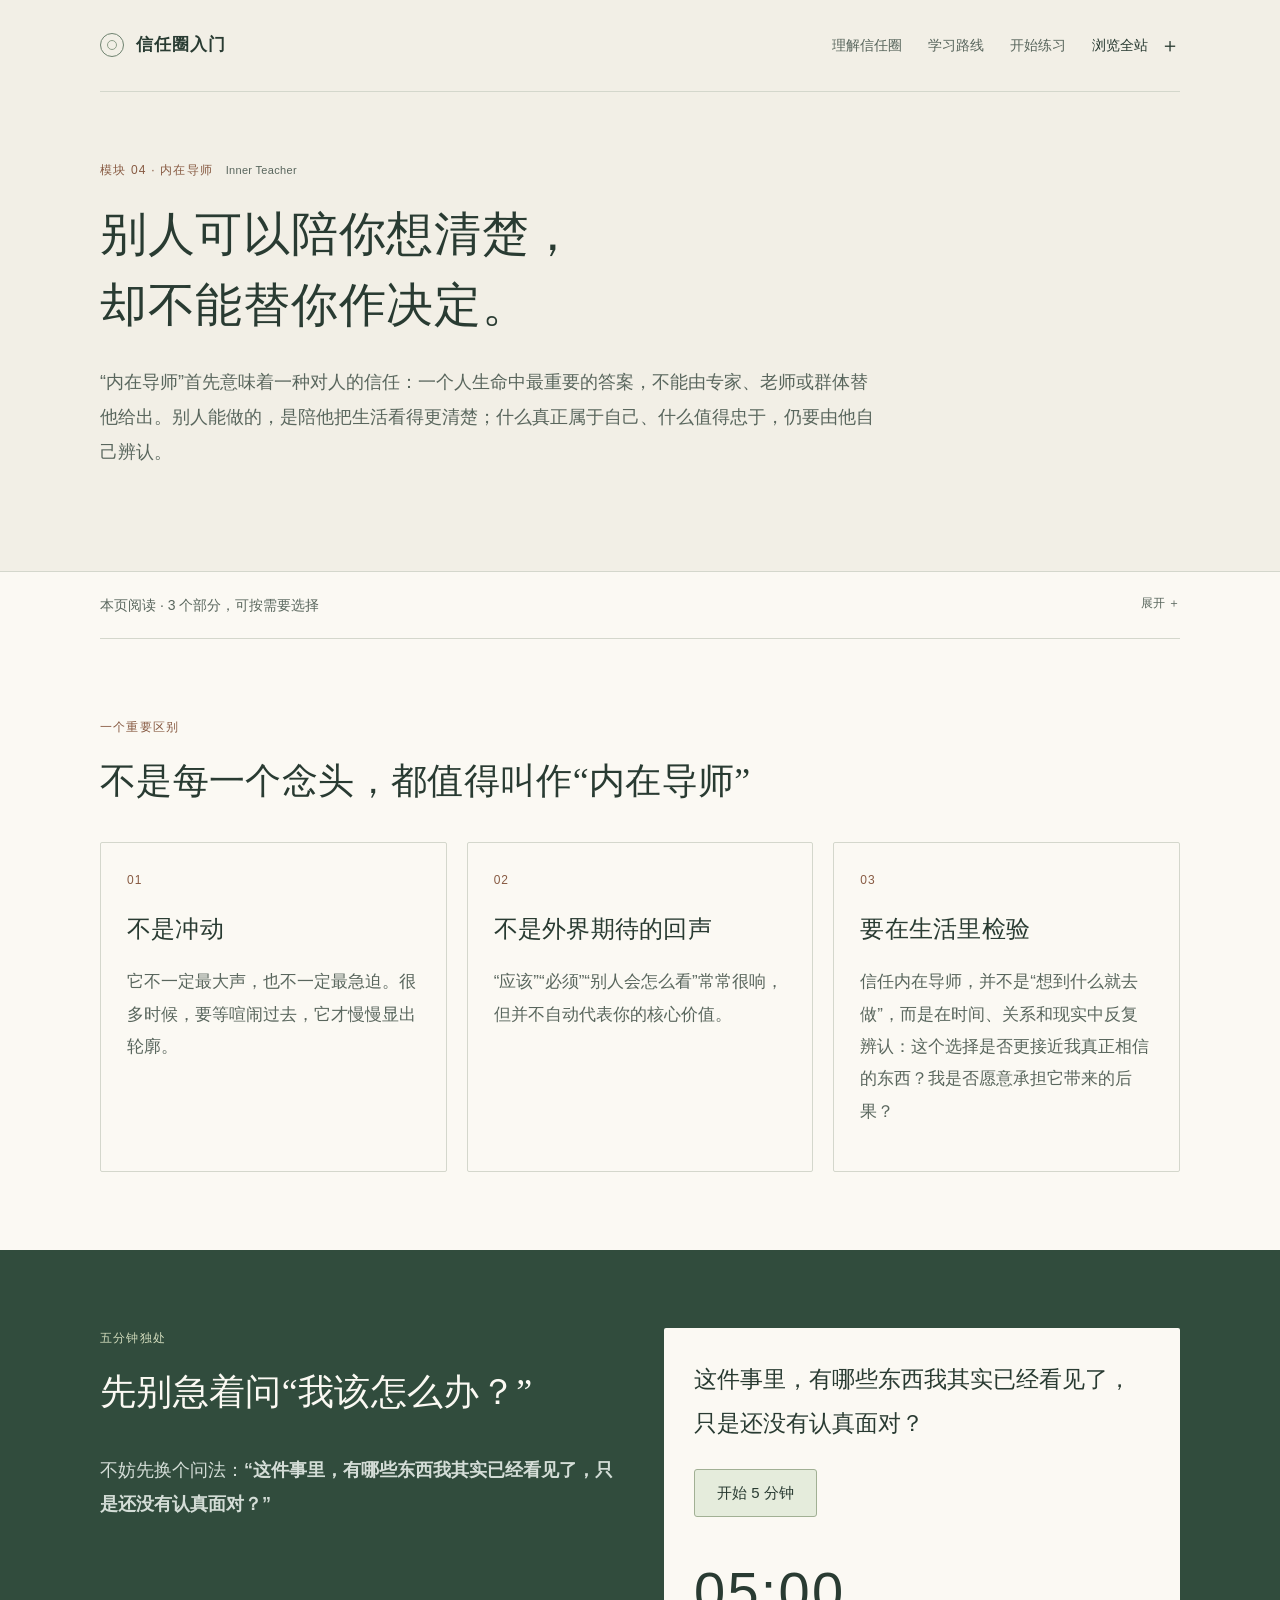
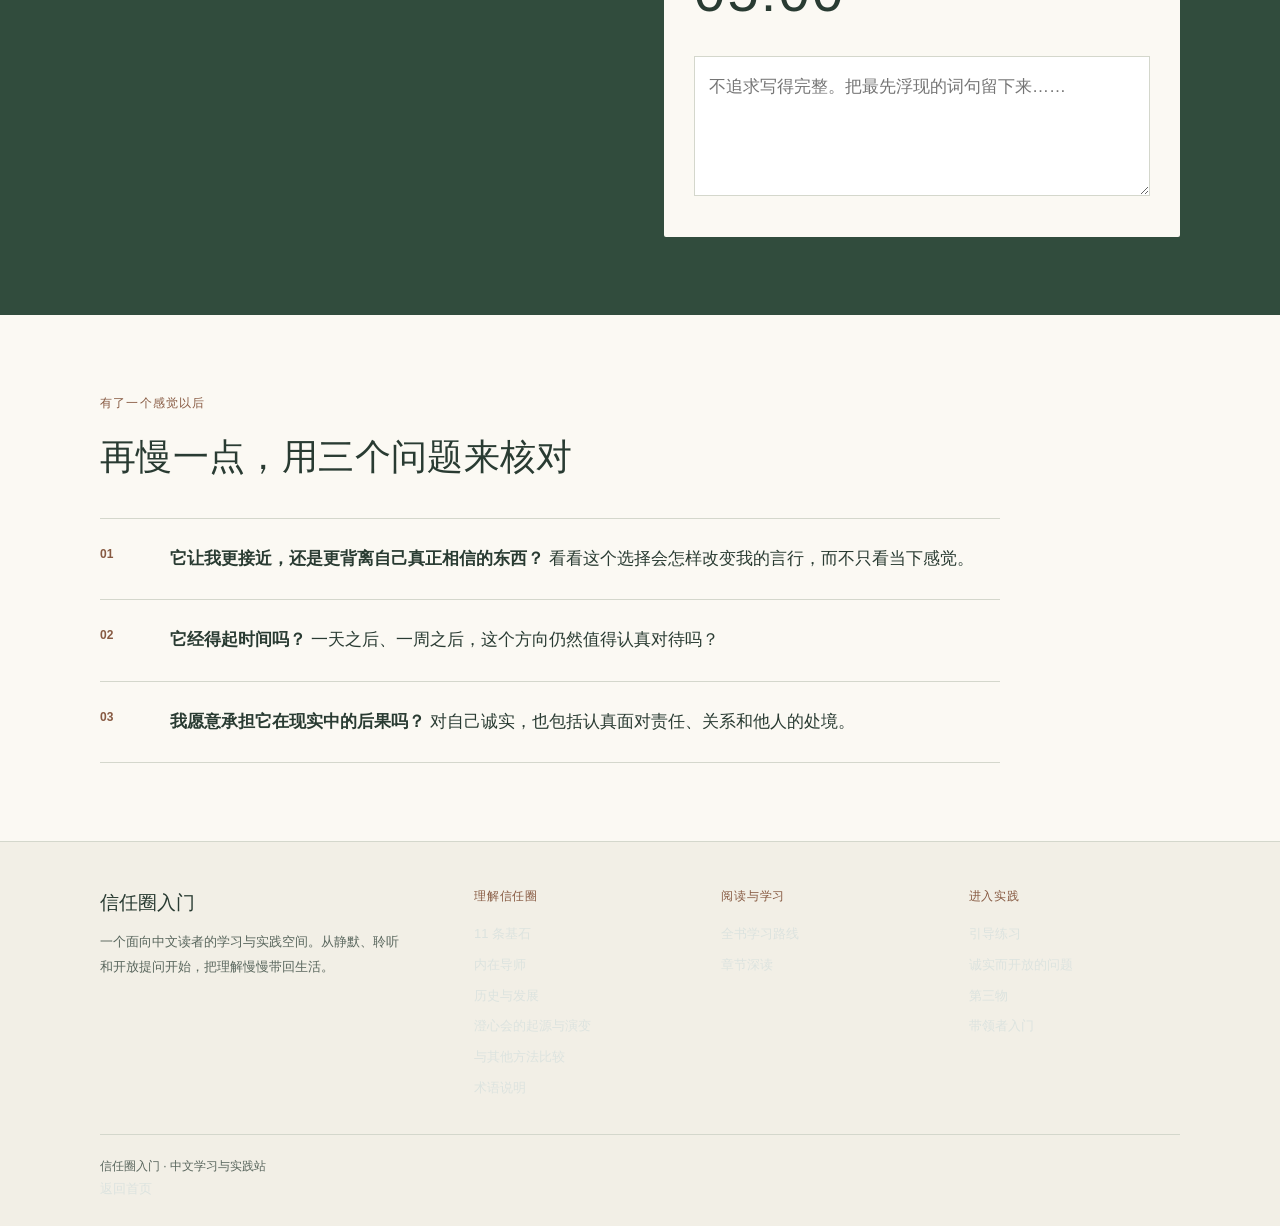
<file: inner-teacher.html>
<!doctype html>
<html lang="zh-CN">
<head>
  <meta charset="utf-8" />
  <meta name="viewport" content="width=device-width,initial-scale=1" />
  <title>内在导师｜信任圈入门</title>
  <meta name="description" content="认识帕克·帕尔默信任圈中的“内在导师（Inner Teacher）”，练习在安静中分清自己真正重视什么、界限在哪里，以及下一步愿意怎么走。" />
  <link rel="stylesheet" href="styles.css" />
  <link rel="stylesheet" href="site-theme.css?v=20261009-wholeness" />
</head>
<body class="inner-page site-v2 page-inner-teacher">
  <a href="#main" class="site-skip">跳到正文</a>
  <header class="subhero">
    <nav class="site-nav wrap" aria-label="网站导航">
      <a class="brand" href="index.html"><span class="brand-circle" aria-hidden="true"></span>信任圈入门</a>
      <div class="site-links">
        <a href="index.html#what">理解信任圈</a>
        <a href="study.html">学习路线</a>
        <a href="guided.html">开始练习</a>
        <details class="site-menu">
          <summary><span>浏览全站</span><span aria-hidden="true">＋</span></summary>
          <div class="site-menu-panel">
            <section><h2>理解信任圈</h2><a href="touchstones.html">11 条基石</a><a href="inner-teacher.html" aria-current="page">内在导师</a><a href="history.html">历史与发展</a><a href="clearness-history.html">澄心会的起源与演变</a><a href="comparison.html">与其他方法比较</a><a href="terminology.html">术语说明</a></section>
            <section><h2>阅读与学习</h2><a href="study.html">全书学习路线</a><a href="chapters.html">章节深读</a></section>
            <section><h2>进入实践</h2><a href="guided.html">引导练习</a><a href="questions.html">诚实而开放的问题</a><a href="third-thing.html">第三物</a><a href="facilitator.html">带领者入门</a></section>
          </div>
        </details>
      </div>
    </nav>
    <div class="wrap subhero-copy">
      <div class="eyebrow">模块 04 · 内在导师 <span class="en-note">Inner Teacher</span></div>
      <h1><span class="title-line">别人可以陪你想清楚，</span><span class="title-line">却不能替你作决定。</span></h1>
      <p>“内在导师”首先意味着一种对人的信任：一个人生命中最重要的答案，不能由专家、老师或群体替他给出。别人能做的，是陪他把生活看得更清楚；什么真正属于自己、什么值得忠于，仍要由他自己辨认。</p>
    </div>
  </header>

  <main id="main">
    <div class="wrap"><details class="page-guide"><summary>本页阅读 · 3 个部分，可按需要选择</summary><ol><li><a href="#reading-1">不是每一个念头，都值得叫作“内在导师”</a></li><li><a href="#reading-2">先别急着问“我该怎么办？”</a></li><li><a href="#reading-3">再慢一点，用三个问题来核对</a></li></ol></details></div>
    <section class="section wrap" id="reading-1">
      <div class="section-kicker">一个重要区别</div>
      <h2>不是每一个念头，都值得叫作“内在导师”</h2>
      <div class="cards three">
        <article class="card"><div class="num">01</div><h3>不是冲动</h3><p>它不一定最大声，也不一定最急迫。很多时候，要等喧闹过去，它才慢慢显出轮廓。</p></article>
        <article class="card"><div class="num">02</div><h3>不是外界期待的回声</h3><p>“应该”“必须”“别人会怎么看”常常很响，但并不自动代表你的核心价值。</p></article>
        <article class="card"><div class="num">03</div><h3>要在生活里检验</h3><p>信任内在导师，并不是“想到什么就去做”，而是在时间、关系和现实中反复辨认：这个选择是否更接近我真正相信的东西？我是否愿意承担它带来的后果？</p></article>
      </div>
    </section>

    <section class="section practice" id="reading-2">
      <div class="wrap practice-grid">
        <div>
          <div class="section-kicker light">五分钟独处</div>
          <h2>先别急着问“我该怎么办？”</h2>
          <p>不妨先换个问法：<strong>“这件事里，有哪些东西我其实已经看见了，只是还没有认真面对？”</strong></p>
        </div>
        <div class="practice-box">
          <div class="question">这件事里，有哪些东西我其实已经看见了，只是还没有认真面对？</div>
          <button class="btn light-btn" id="innerTimerBtn">开始 5 分钟</button>
          <div class="timer" id="innerTimer">05:00</div>
          <textarea id="innerNote" placeholder="不追求写得完整。把最先浮现的词句留下来……"></textarea>
        </div>
      </div>
    </section>

    <section class="section wrap" id="reading-3">
      <div class="section-kicker">有了一个感觉以后</div>
      <h2>再慢一点，用三个问题来核对</h2>
      <div class="agreements">
        <div><span>01</span><p><strong>它让我更接近，还是更背离自己真正相信的东西？</strong> 看看这个选择会怎样改变我的言行，而不只看当下感觉。</p></div>
        <div><span>02</span><p><strong>它经得起时间吗？</strong> 一天之后、一周之后，这个方向仍然值得认真对待吗？</p></div>
        <div><span>03</span><p><strong>我愿意承担它在现实中的后果吗？</strong> 对自己诚实，也包括认真面对责任、关系和他人的处境。</p></div>
      </div>
    </section>
  </main>
  <script>
    let innerTimerInterval;
    const innerTimer = document.getElementById("innerTimer");
    document.getElementById("innerTimerBtn").addEventListener("click", () => {
      clearInterval(innerTimerInterval);
      let seconds = 300;
      innerTimer.textContent = "05:00";
      innerTimerInterval = setInterval(() => {
        seconds--;
        const m = String(Math.floor(seconds/60)).padStart(2,"0");
        const s = String(seconds%60).padStart(2,"0");
        innerTimer.textContent = m + ":" + s;
        if (seconds <= 0) {
          clearInterval(innerTimerInterval);
          innerTimer.textContent = "完成";
          document.getElementById("innerNote").focus();
        }
      },1000);
    });
  </script>

  <footer class="site-footer">
    <div class="wrap">
      <div class="site-footer-grid">
        <div><h2>信任圈入门</h2><p>一个面向中文读者的学习与实践空间。从静默、聆听和开放提问开始，把理解慢慢带回生活。</p></div>
        <div><h3>理解信任圈</h3><a href="touchstones.html">11 条基石</a><a href="inner-teacher.html">内在导师</a><a href="history.html">历史与发展</a><a href="clearness-history.html">澄心会的起源与演变</a><a href="comparison.html">与其他方法比较</a><a href="terminology.html">术语说明</a></div>
        <div><h3>阅读与学习</h3><a href="study.html">全书学习路线</a><a href="chapters.html">章节深读</a></div>
        <div><h3>进入实践</h3><a href="guided.html">引导练习</a><a href="questions.html">诚实而开放的问题</a><a href="third-thing.html">第三物</a><a href="facilitator.html">带领者入门</a></div>
      </div>
      <div class="site-footer-note"><div class="footer-inner">
      <div>信任圈入门 · 中文学习与实践站</div>
      <div><a href="index.html">返回首页</a></div>
    </div></div>
    </div>
  </footer>
  <script src="site-shell.js?v=20261009-wholeness"></script>
</body>
</html>
</file>
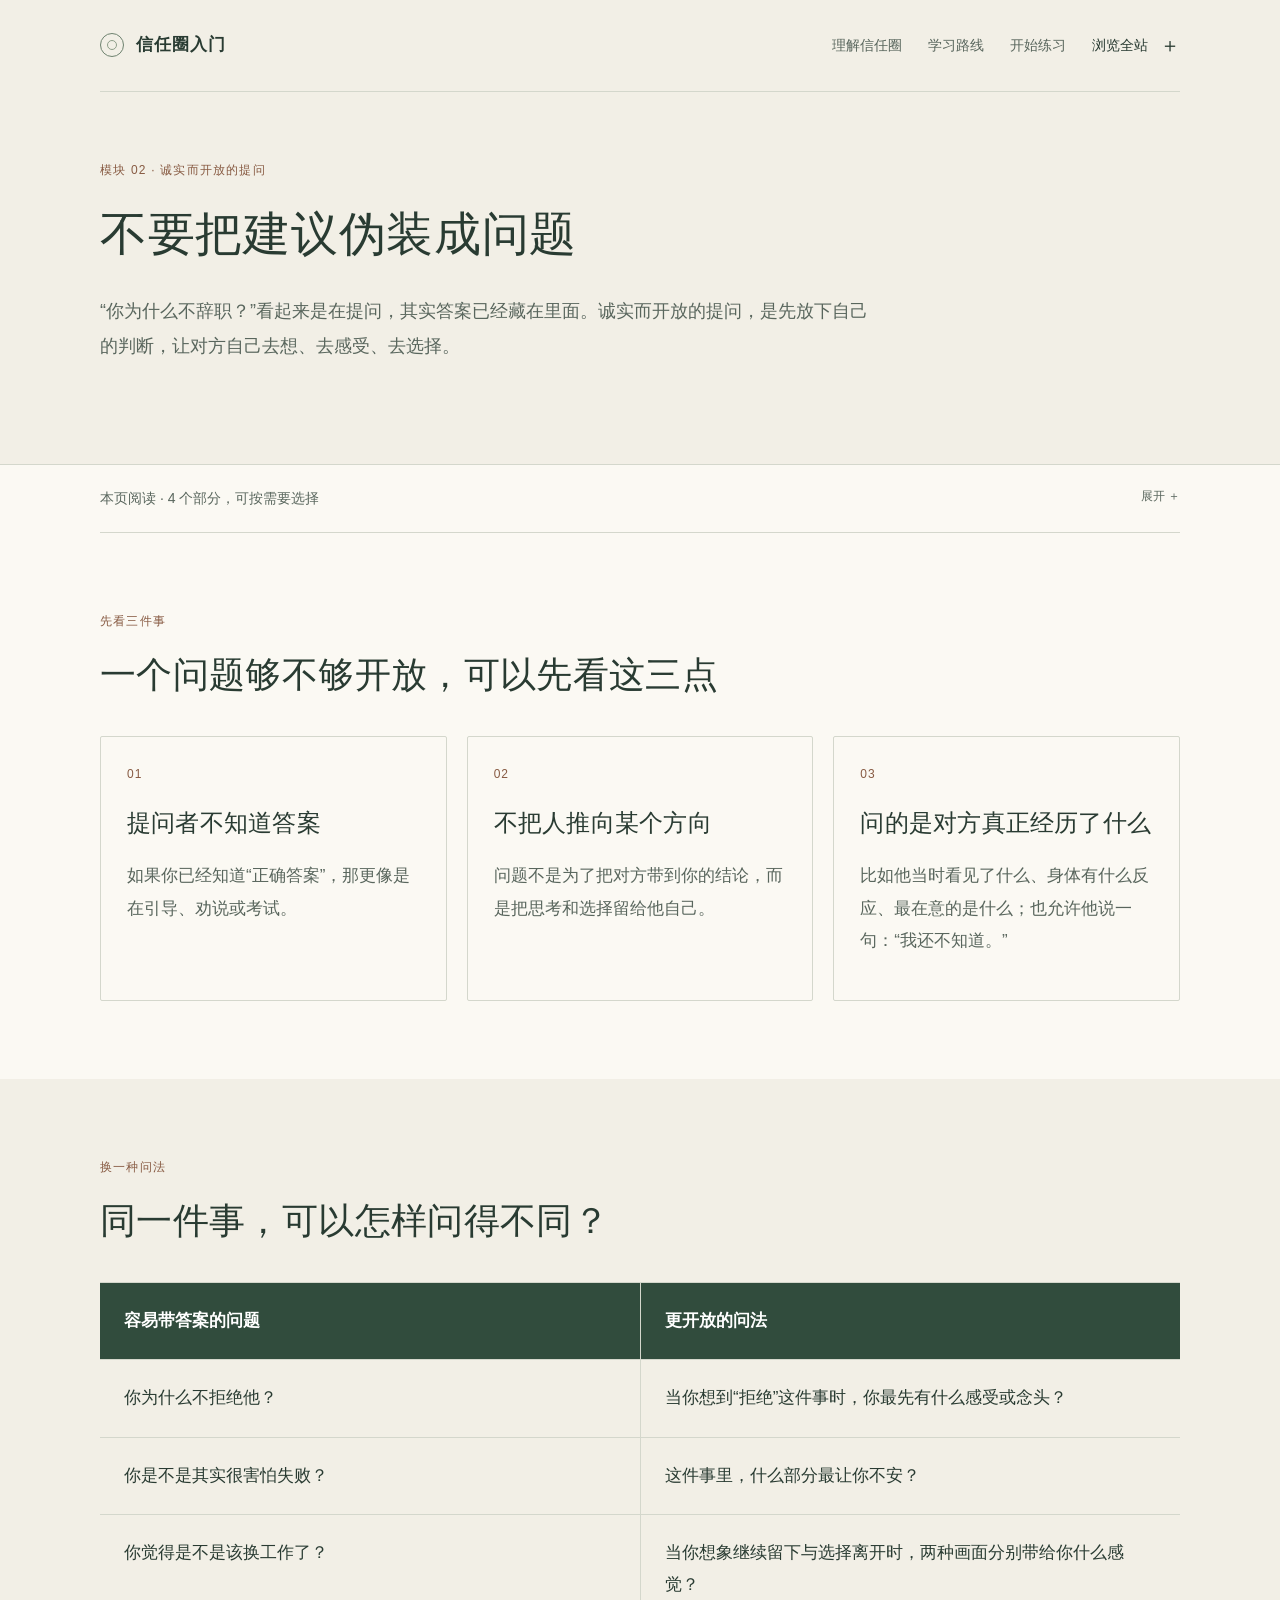
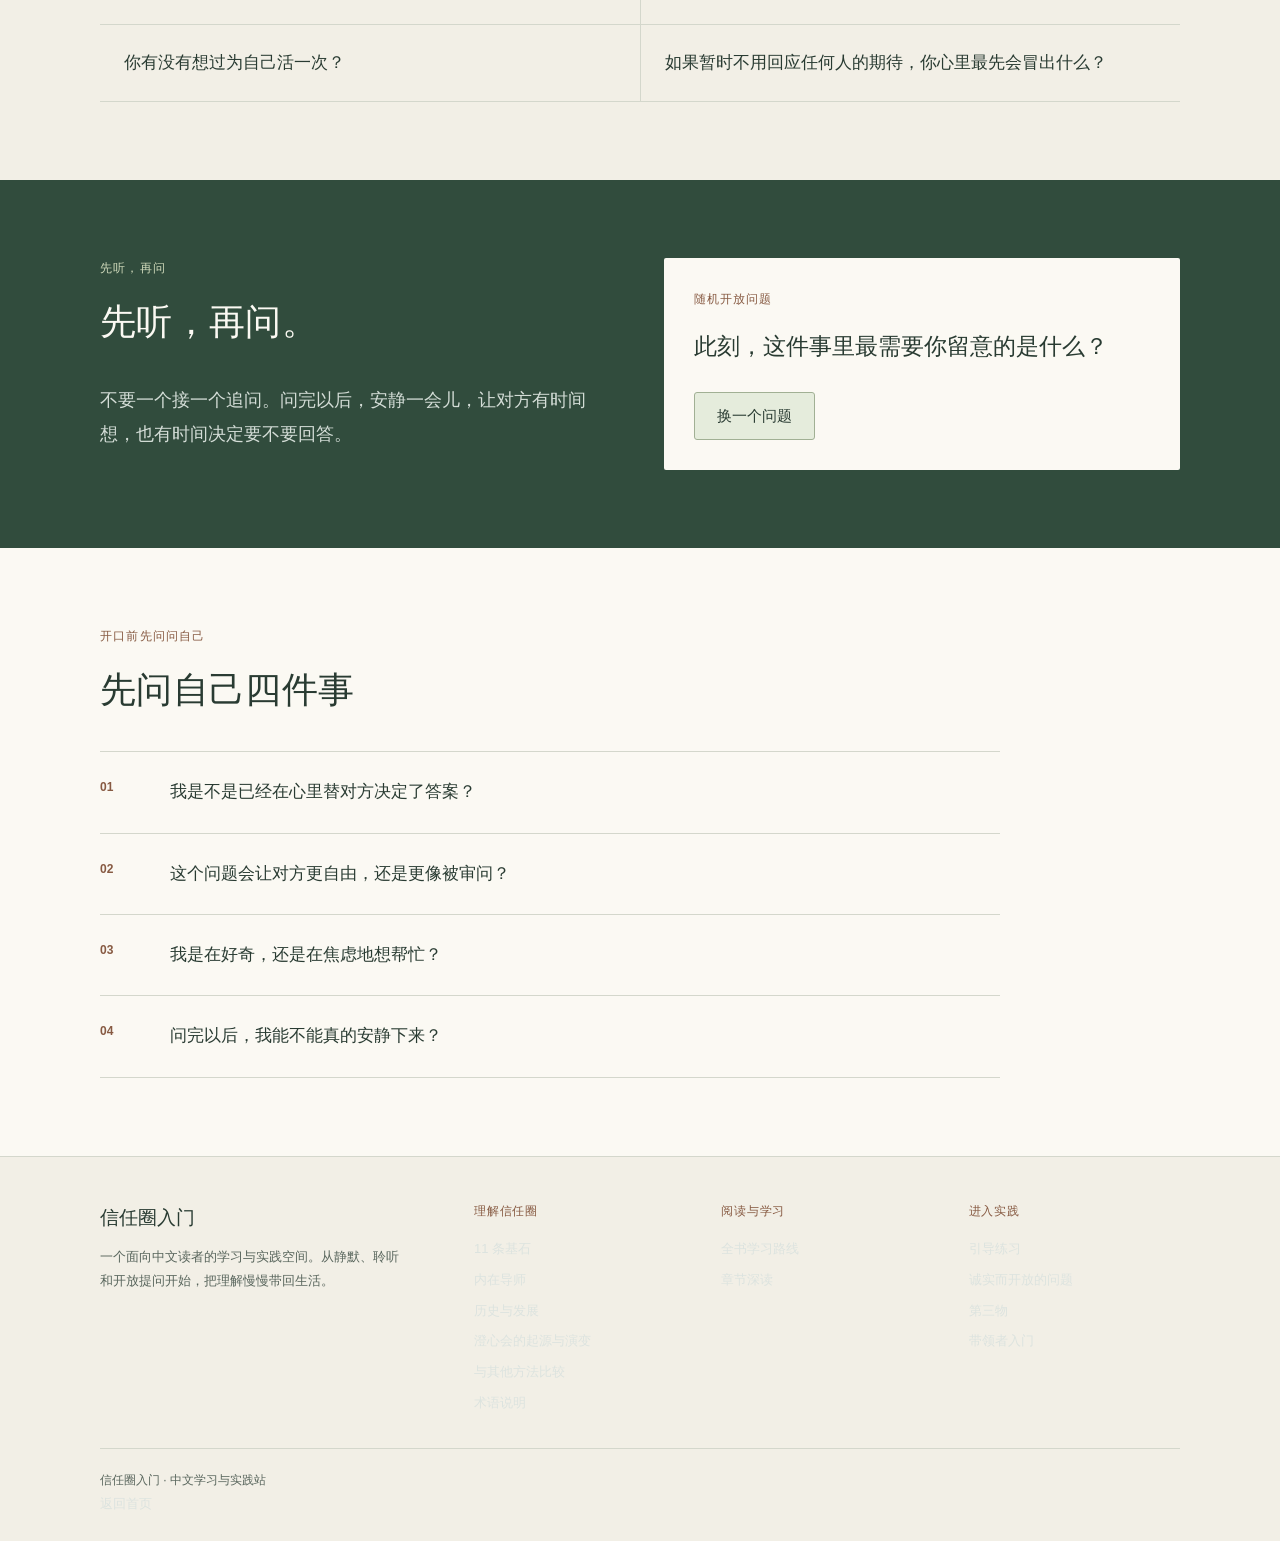
<file: questions.html>
<!doctype html>
<html lang="zh-CN">
<head>
  <meta charset="utf-8" />
  <meta name="viewport" content="width=device-width,initial-scale=1" />
  <title>诚实而开放的问题｜信任圈入门</title>
  <meta name="description" content="学习帕克·帕尔默信任圈中的“诚实而开放的问题”：怎样真诚提问，却不把建议、判断和答案藏进问题里。" />
  <link rel="stylesheet" href="styles.css" />
  <link rel="stylesheet" href="site-theme.css?v=20261009-wholeness" />
</head>
<body class="inner-page site-v2 page-questions">
  <a href="#main" class="site-skip">跳到正文</a>
  <header class="subhero">
    <nav class="site-nav wrap" aria-label="网站导航">
      <a class="brand" href="index.html"><span class="brand-circle" aria-hidden="true"></span>信任圈入门</a>
      <div class="site-links">
        <a href="index.html#what">理解信任圈</a>
        <a href="study.html">学习路线</a>
        <a href="guided.html">开始练习</a>
        <details class="site-menu">
          <summary><span>浏览全站</span><span aria-hidden="true">＋</span></summary>
          <div class="site-menu-panel">
            <section><h2>理解信任圈</h2><a href="touchstones.html">11 条基石</a><a href="inner-teacher.html">内在导师</a><a href="history.html">历史与发展</a><a href="clearness-history.html">澄心会的起源与演变</a><a href="comparison.html">与其他方法比较</a><a href="terminology.html">术语说明</a></section>
            <section><h2>阅读与学习</h2><a href="study.html">全书学习路线</a><a href="chapters.html">章节深读</a></section>
            <section><h2>进入实践</h2><a href="guided.html">引导练习</a><a href="questions.html" aria-current="page">诚实而开放的问题</a><a href="third-thing.html">第三物</a><a href="facilitator.html">带领者入门</a></section>
          </div>
        </details>
      </div>
    </nav>
    <div class="wrap subhero-copy">
      <div class="eyebrow">模块 02 · 诚实而开放的提问</div>
      <h1>不要把建议伪装成问题</h1>
      <p>“你为什么不辞职？”看起来是在提问，其实答案已经藏在里面。诚实而开放的提问，是先放下自己的判断，让对方自己去想、去感受、去选择。</p>
    </div>
  </header>

  <main id="main">
    <div class="wrap"><details class="page-guide"><summary>本页阅读 · 4 个部分，可按需要选择</summary><ol><li><a href="#reading-1">一个问题够不够开放，可以先看这三点</a></li><li><a href="#reading-2">同一件事，可以怎样问得不同？</a></li><li><a href="#reading-3">先听，再问。</a></li><li><a href="#reading-4">先问自己四件事</a></li></ol></details></div>
    <section class="section wrap" id="reading-1">
      <div class="section-kicker">先看三件事</div>
      <h2>一个问题够不够开放，可以先看这三点</h2>
      <div class="cards three">
        <article class="card"><div class="num">01</div><h3>提问者不知道答案</h3><p>如果你已经知道“正确答案”，那更像是在引导、劝说或考试。</p></article>
        <article class="card"><div class="num">02</div><h3>不把人推向某个方向</h3><p>问题不是为了把对方带到你的结论，而是把思考和选择留给他自己。</p></article>
        <article class="card"><div class="num">03</div><h3>问的是对方真正经历了什么</h3><p>比如他当时看见了什么、身体有什么反应、最在意的是什么；也允许他说一句：“我还不知道。”</p></article>
      </div>
    </section>

    <section class="section soft" id="reading-2">
      <div class="wrap">
      <div class="section-kicker">换一种问法</div>
        <h2>同一件事，可以怎样问得不同？</h2>
        <div class="compare-table">
          <div class="compare-row head"><strong>容易带答案的问题</strong><strong>更开放的问法</strong></div>
          <div class="compare-row"><span>你为什么不拒绝他？</span><span>当你想到“拒绝”这件事时，你最先有什么感受或念头？</span></div>
          <div class="compare-row"><span>你是不是其实很害怕失败？</span><span>这件事里，什么部分最让你不安？</span></div>
          <div class="compare-row"><span>你觉得是不是该换工作了？</span><span>当你想象继续留下与选择离开时，两种画面分别带给你什么感觉？</span></div>
          <div class="compare-row"><span>你有没有想过为自己活一次？</span><span>如果暂时不用回应任何人的期待，你心里最先会冒出什么？</span></div>
        </div>
      </div>
    </section>

    <section class="section practice" id="reading-3">
      <div class="wrap practice-grid">
        <div>
      <div class="section-kicker light">先听，再问</div>
          <h2>先听，再问。</h2>
          <p>不要一个接一个追问。问完以后，安静一会儿，让对方有时间想，也有时间决定要不要回答。</p>
        </div>
        <div class="practice-box">
          <div class="mini-label">随机开放问题</div>
          <div class="question" id="questionGenerator">此刻，这件事里最需要你留意的是什么？</div>
          <button class="btn light-btn" id="nextQuestion">换一个问题</button>
        </div>
      </div>
    </section>

    <section class="section wrap" id="reading-4">
      <div class="section-kicker">开口前先问问自己</div>
      <h2>先问自己四件事</h2>
      <div class="agreements">
        <div><span>01</span><p>我是不是已经在心里替对方决定了答案？</p></div>
        <div><span>02</span><p>这个问题会让对方更自由，还是更像被审问？</p></div>
        <div><span>03</span><p>我是在好奇，还是在焦虑地想帮忙？</p></div>
        <div><span>04</span><p>问完以后，我能不能真的安静下来？</p></div>
      </div>
    </section>
  </main>
  <script>
    const qs = [
      "这件事里，什么部分最让你觉得有精神、也最像平常的自己？",
      "当你说到这里时，你注意到自己有什么变化？",
      "如果不急着解决，你最想继续说一说哪一部分？",
      "这里有没有一个你还没有完全说出来的矛盾？",
      "什么让你想往前走？什么又让你犹豫？",
      "如果把外界的评价暂时放到一边，你自己知道些什么？",
      "这件事碰到了你很在意的什么？",
      "此刻，你最希望有人怎样陪伴你？"
    ];
    document.getElementById("nextQuestion").addEventListener("click", () => {
      document.getElementById("questionGenerator").textContent = qs[Math.floor(Math.random() * qs.length)];
    });
  </script>

  <footer class="site-footer">
    <div class="wrap">
      <div class="site-footer-grid">
        <div><h2>信任圈入门</h2><p>一个面向中文读者的学习与实践空间。从静默、聆听和开放提问开始，把理解慢慢带回生活。</p></div>
        <div><h3>理解信任圈</h3><a href="touchstones.html">11 条基石</a><a href="inner-teacher.html">内在导师</a><a href="history.html">历史与发展</a><a href="clearness-history.html">澄心会的起源与演变</a><a href="comparison.html">与其他方法比较</a><a href="terminology.html">术语说明</a></div>
        <div><h3>阅读与学习</h3><a href="study.html">全书学习路线</a><a href="chapters.html">章节深读</a></div>
        <div><h3>进入实践</h3><a href="guided.html">引导练习</a><a href="questions.html">诚实而开放的问题</a><a href="third-thing.html">第三物</a><a href="facilitator.html">带领者入门</a></div>
      </div>
      <div class="site-footer-note"><div class="footer-inner">
      <div>信任圈入门 · 中文学习与实践站</div>
      <div><a href="index.html">返回首页</a></div>
    </div></div>
    </div>
  </footer>
  <script src="site-shell.js?v=20261009-wholeness"></script>
</body>
</html>
</file>
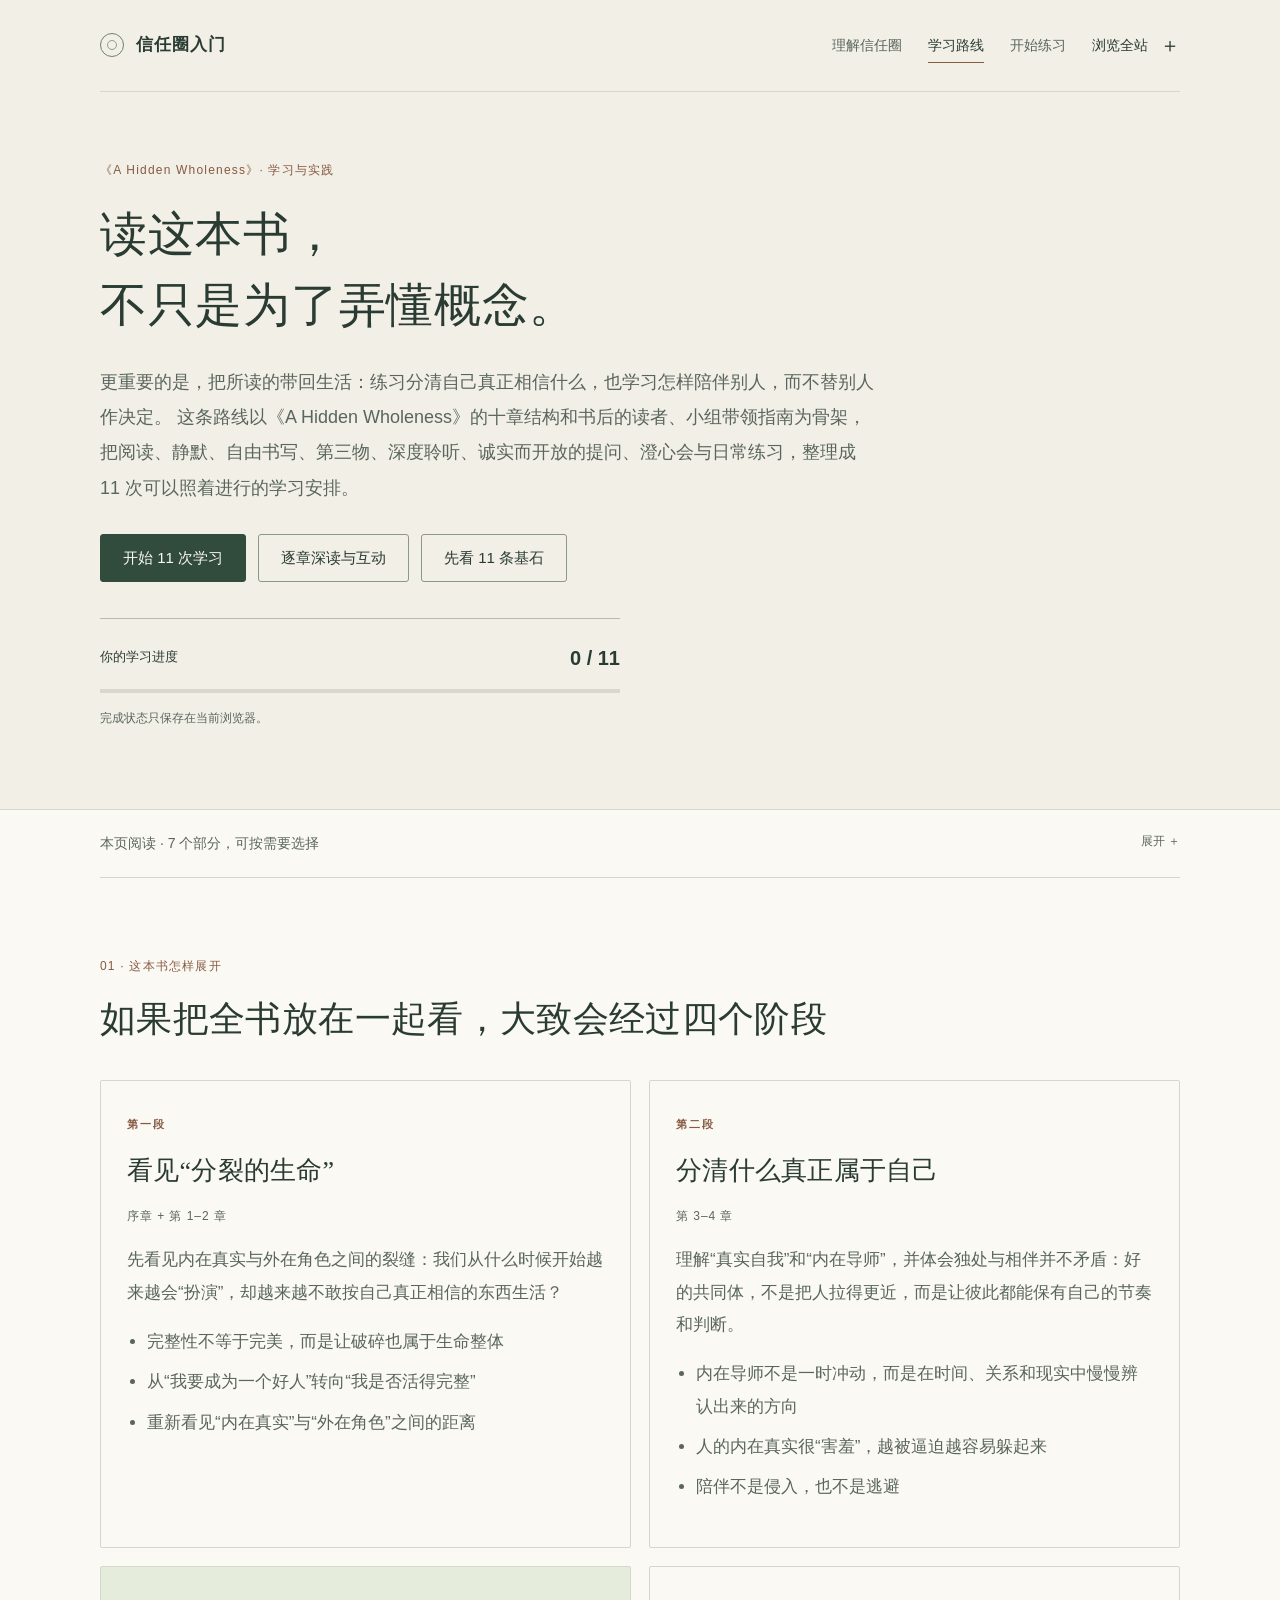
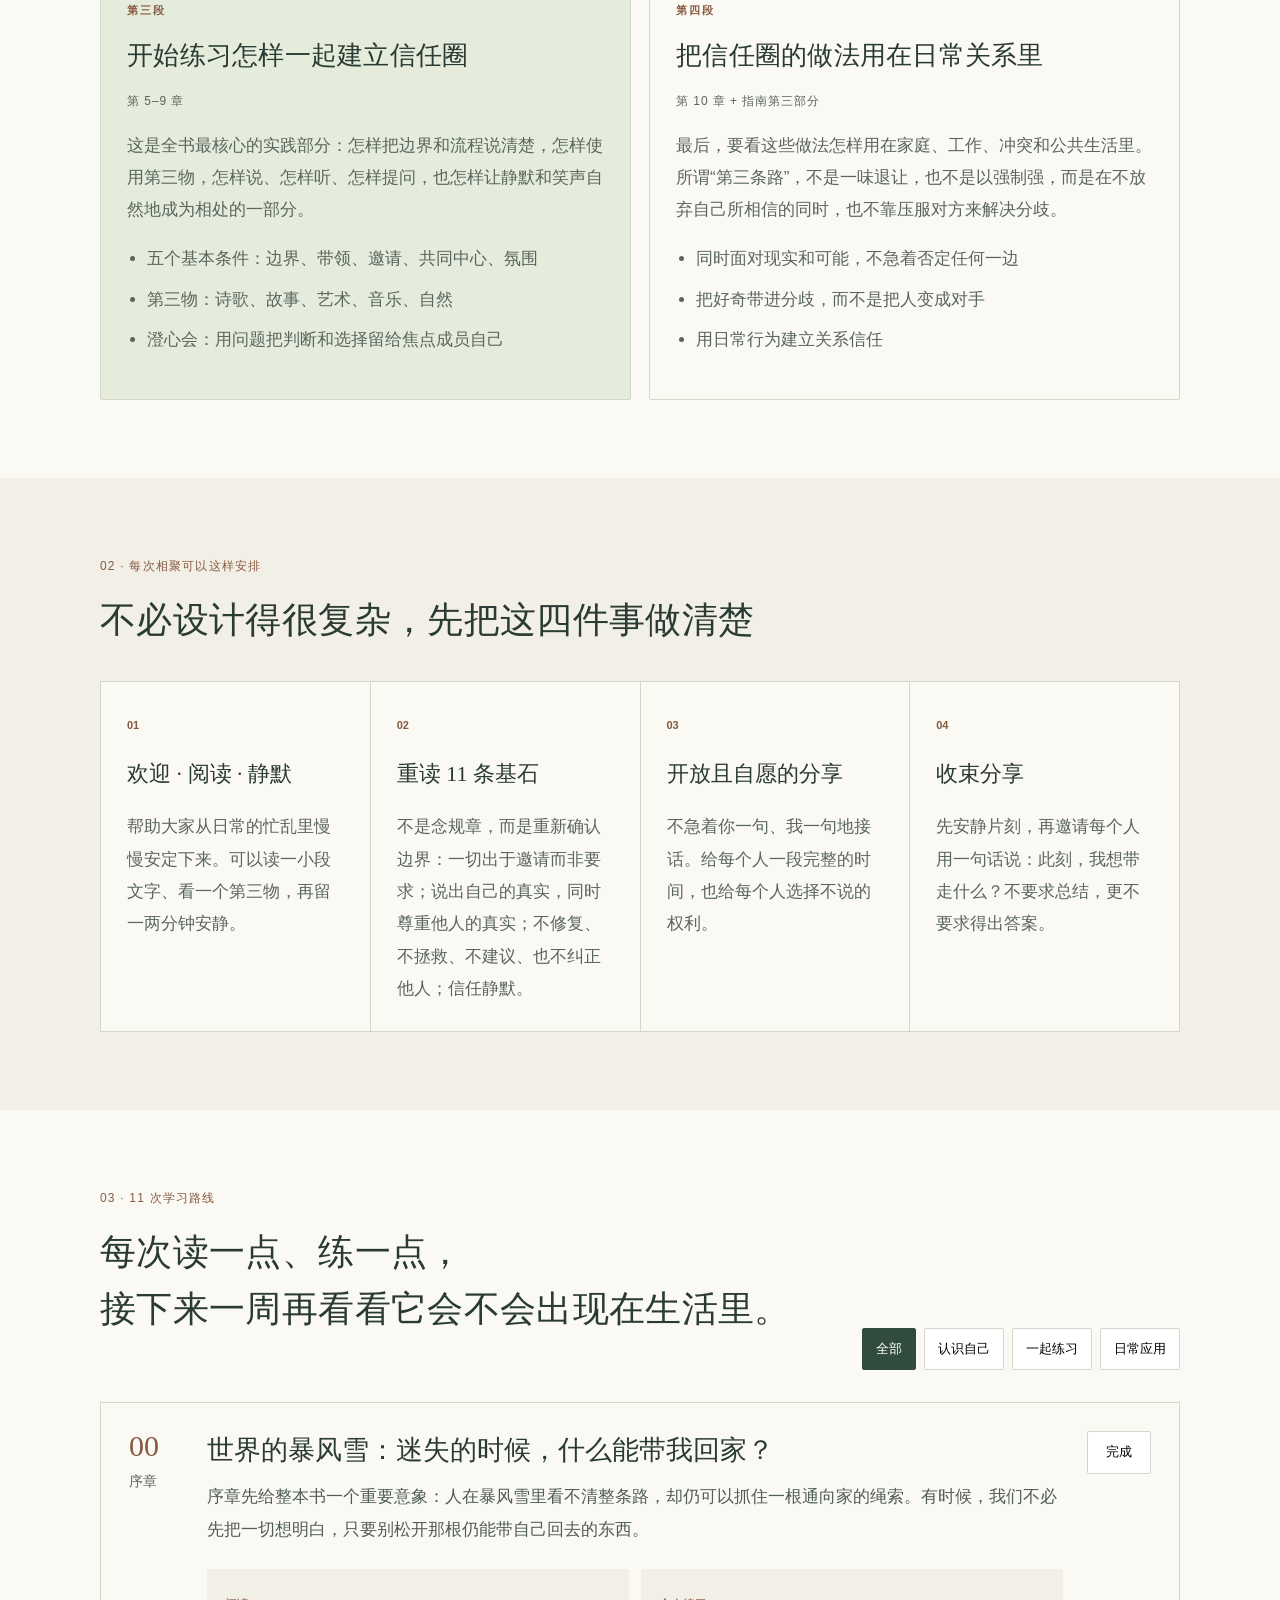
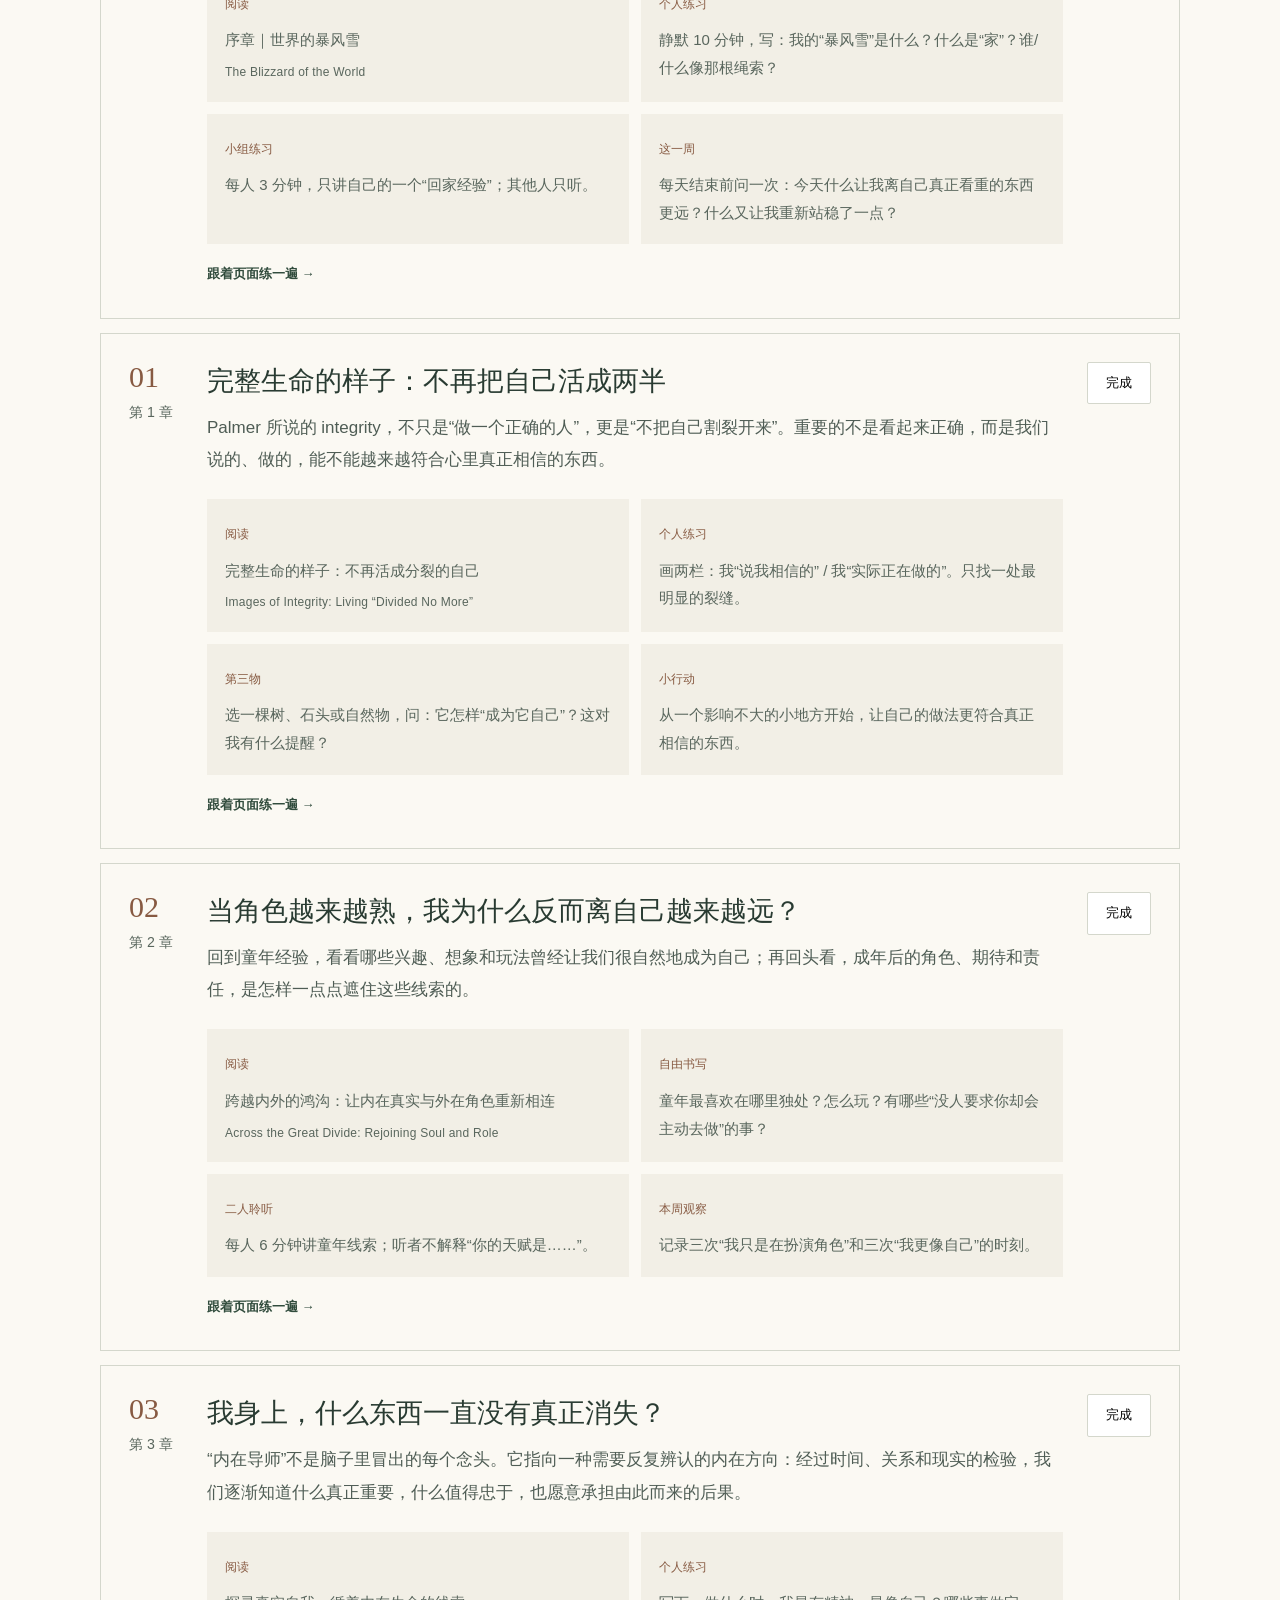
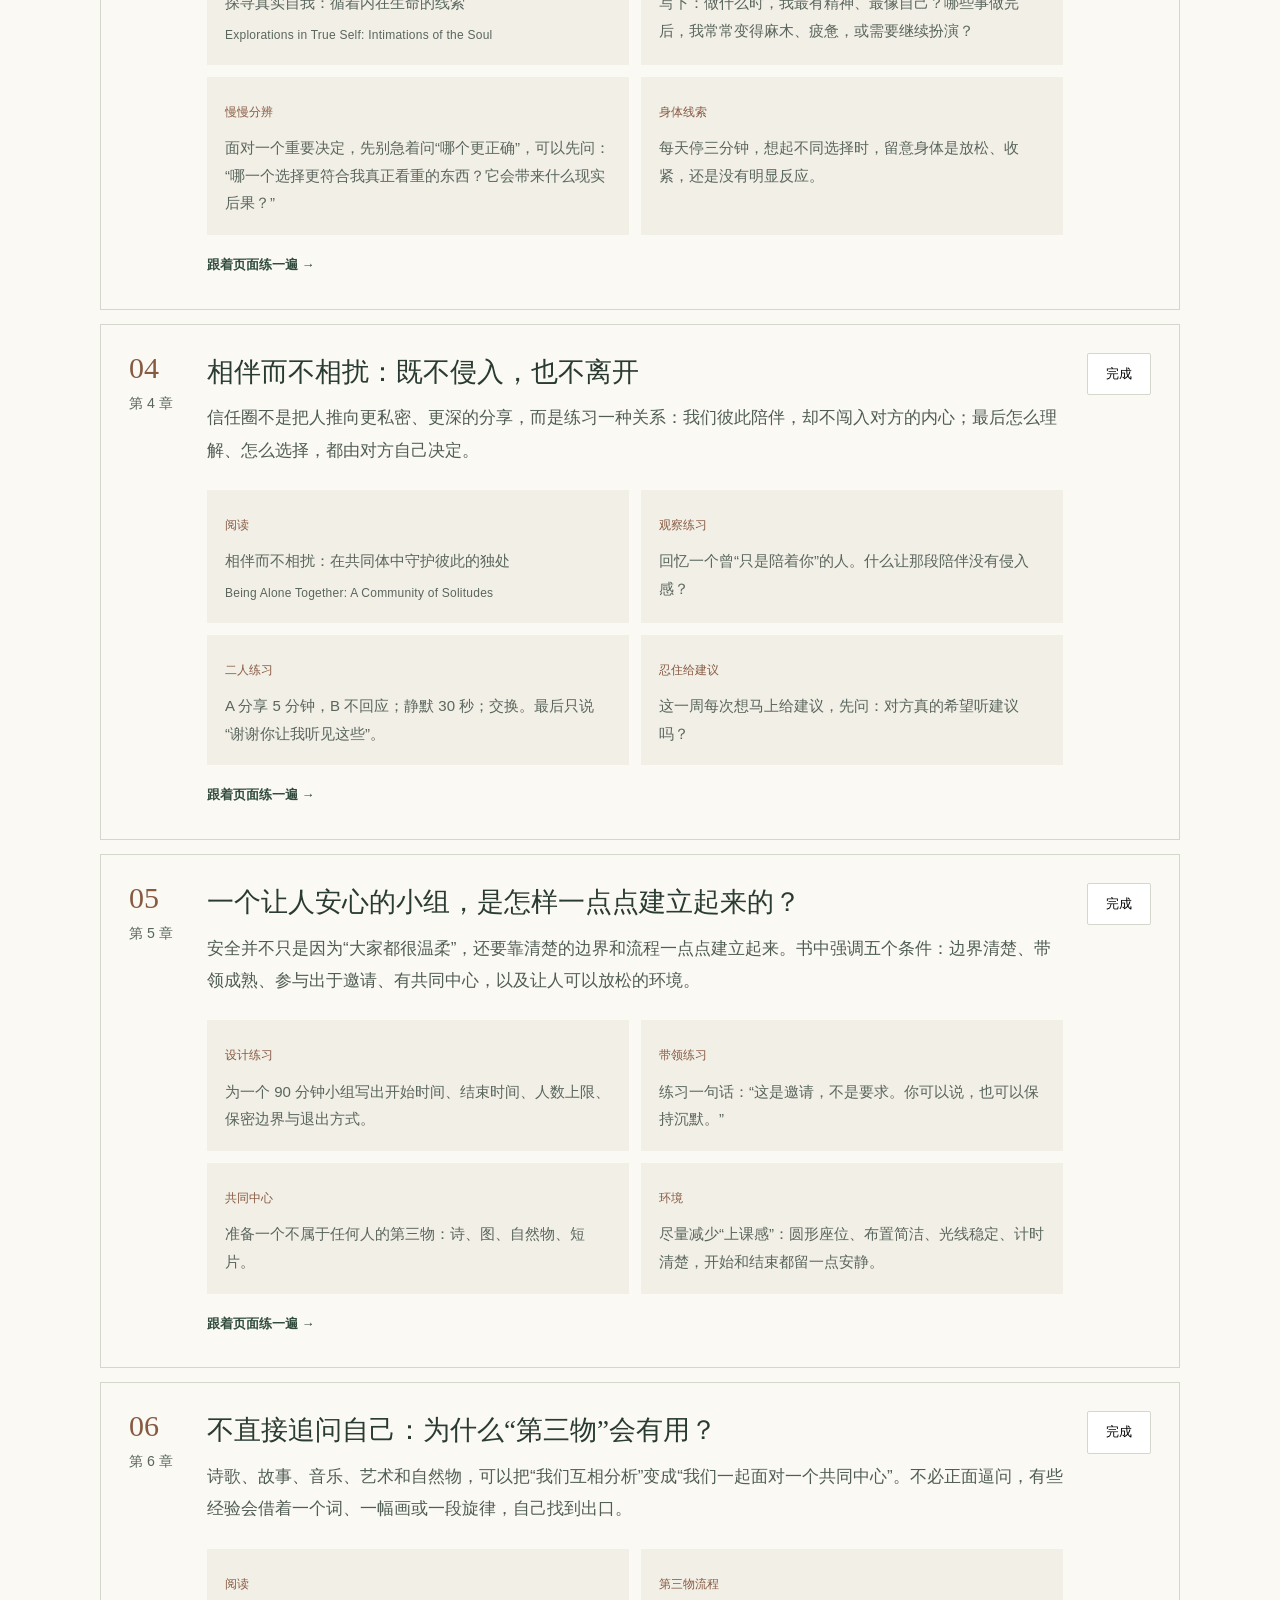
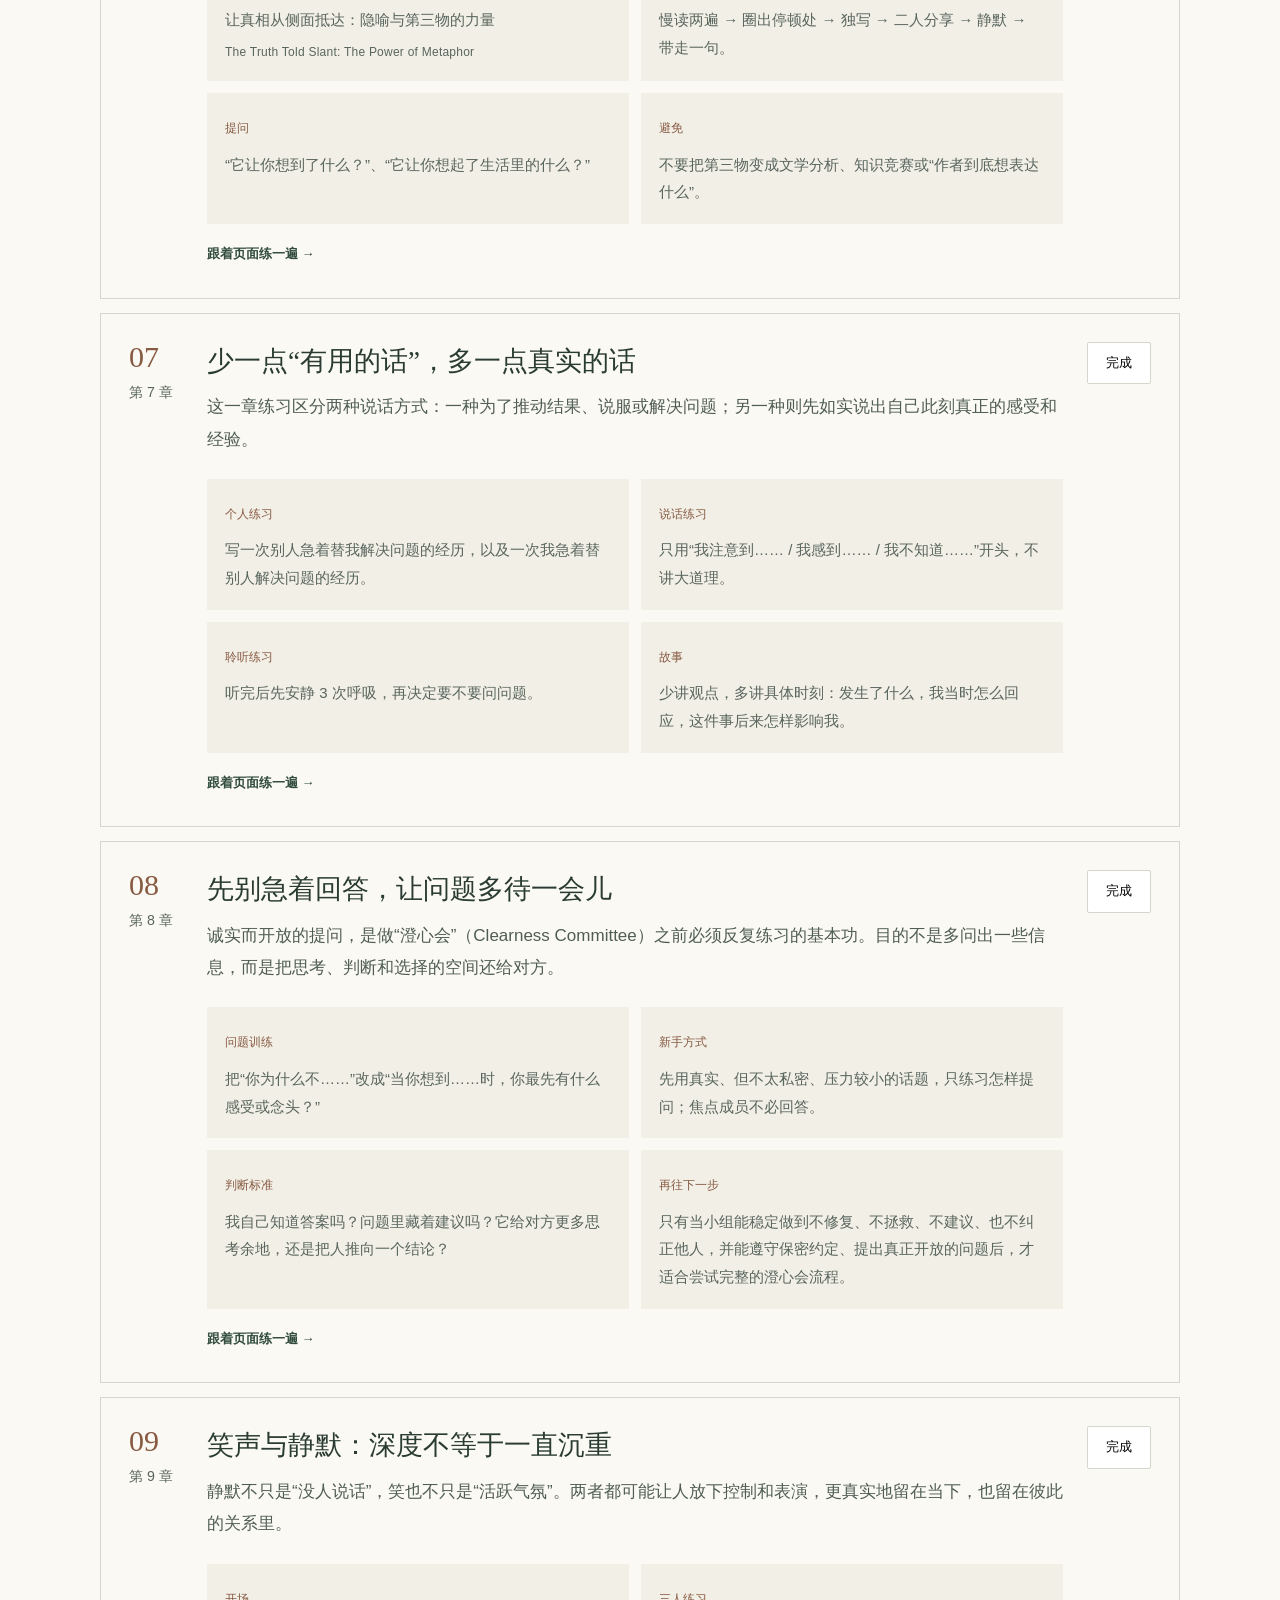
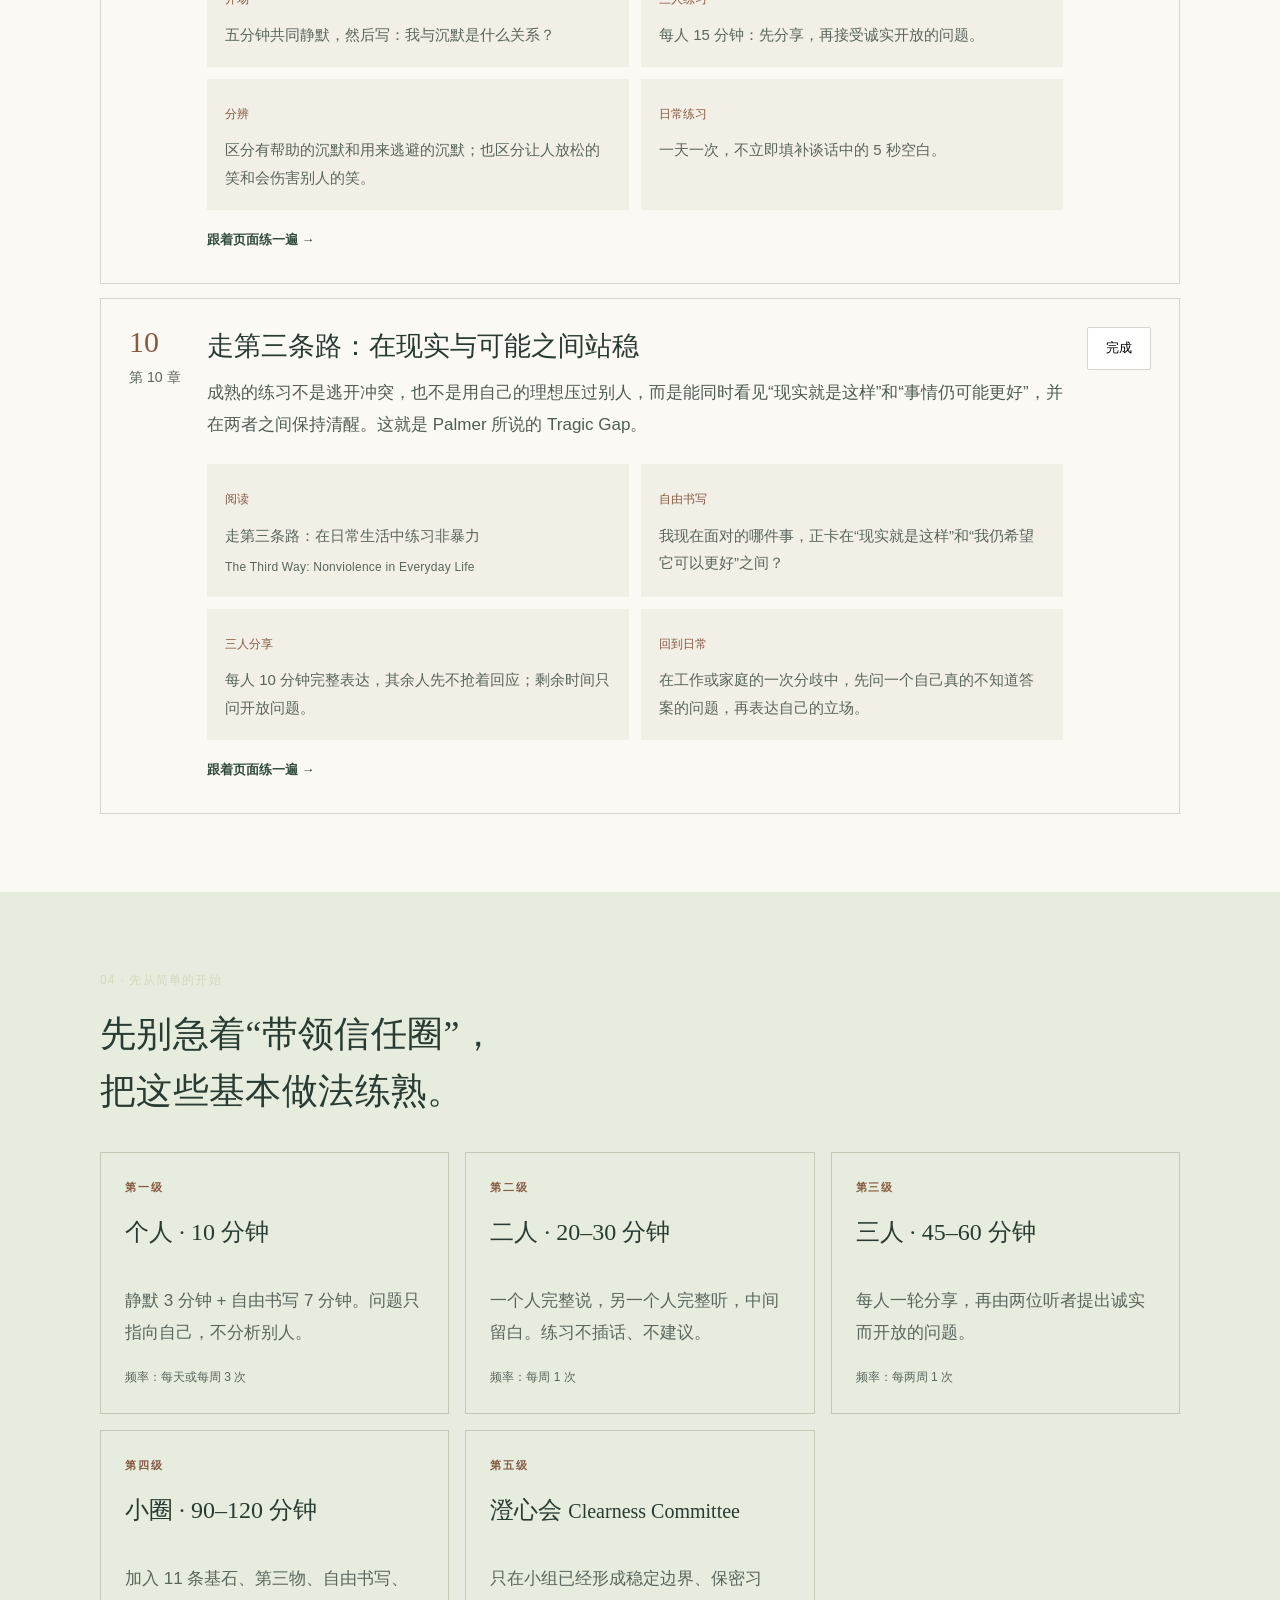
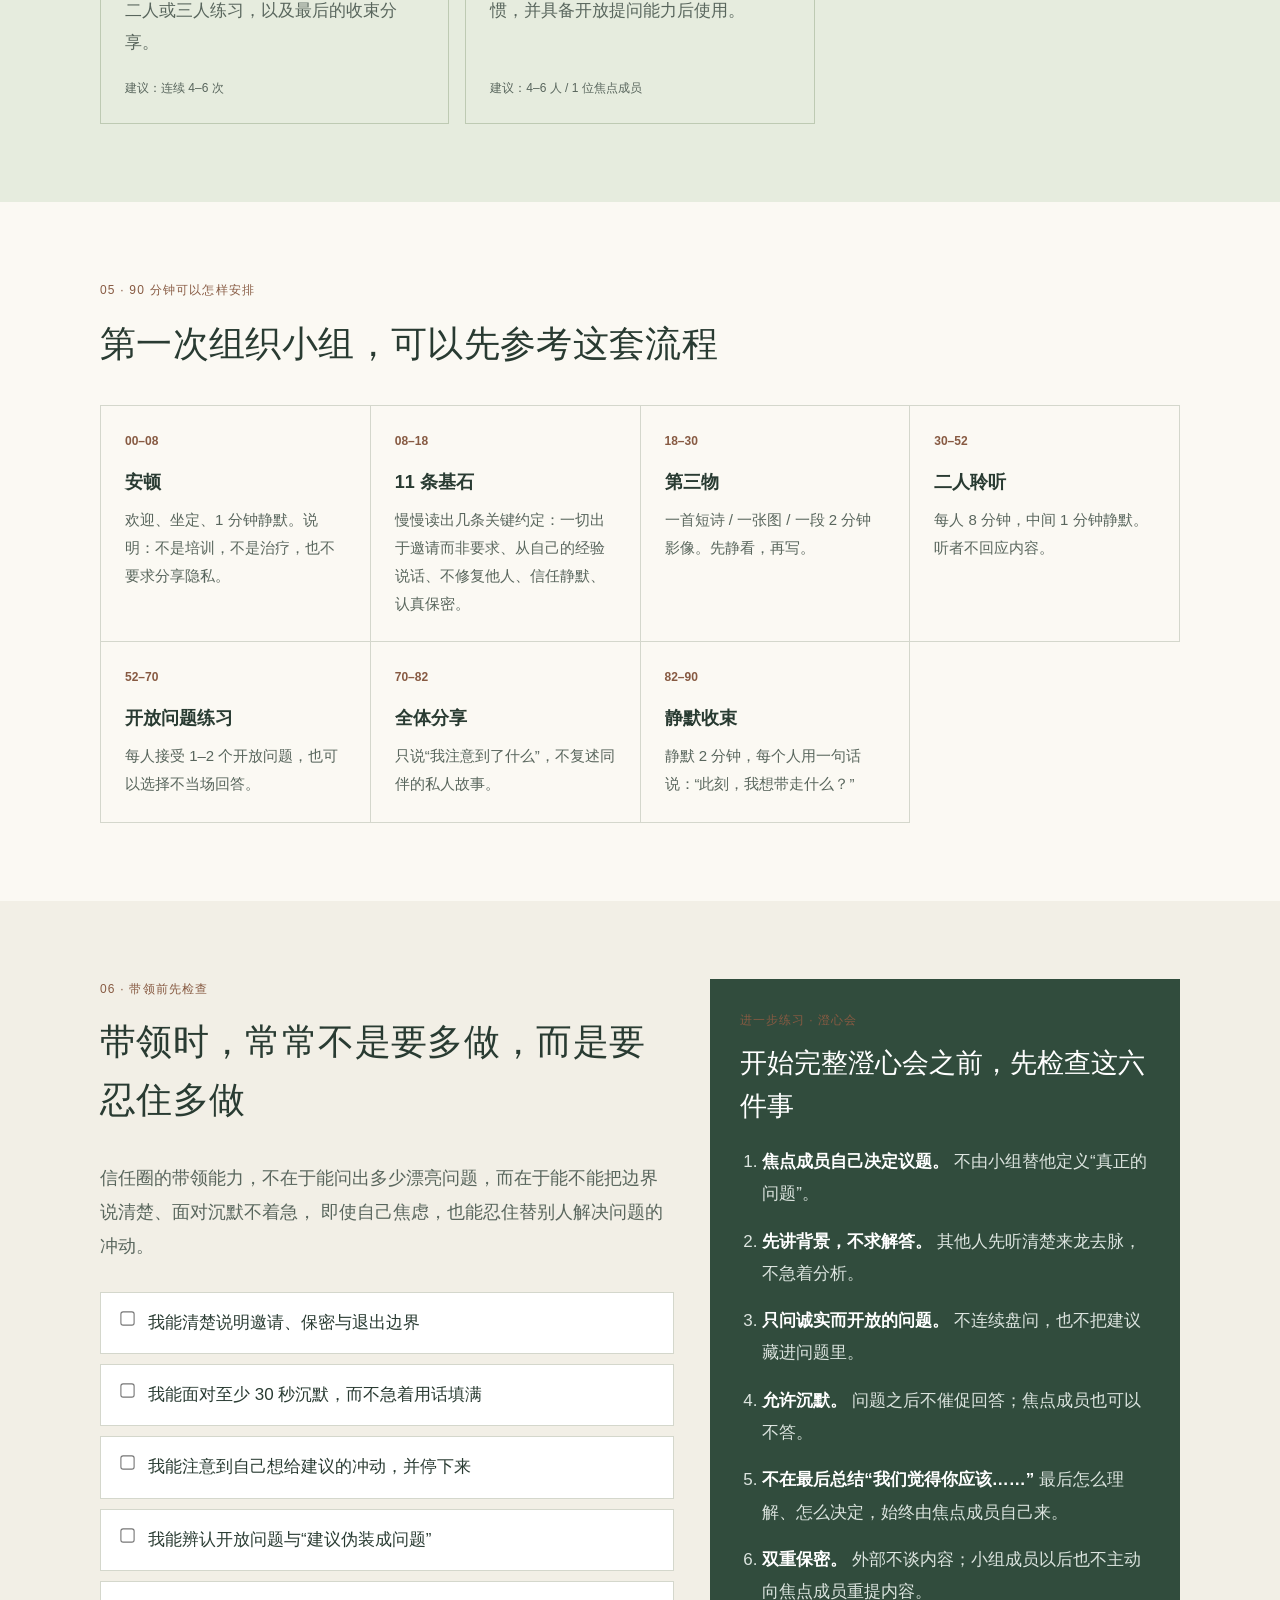
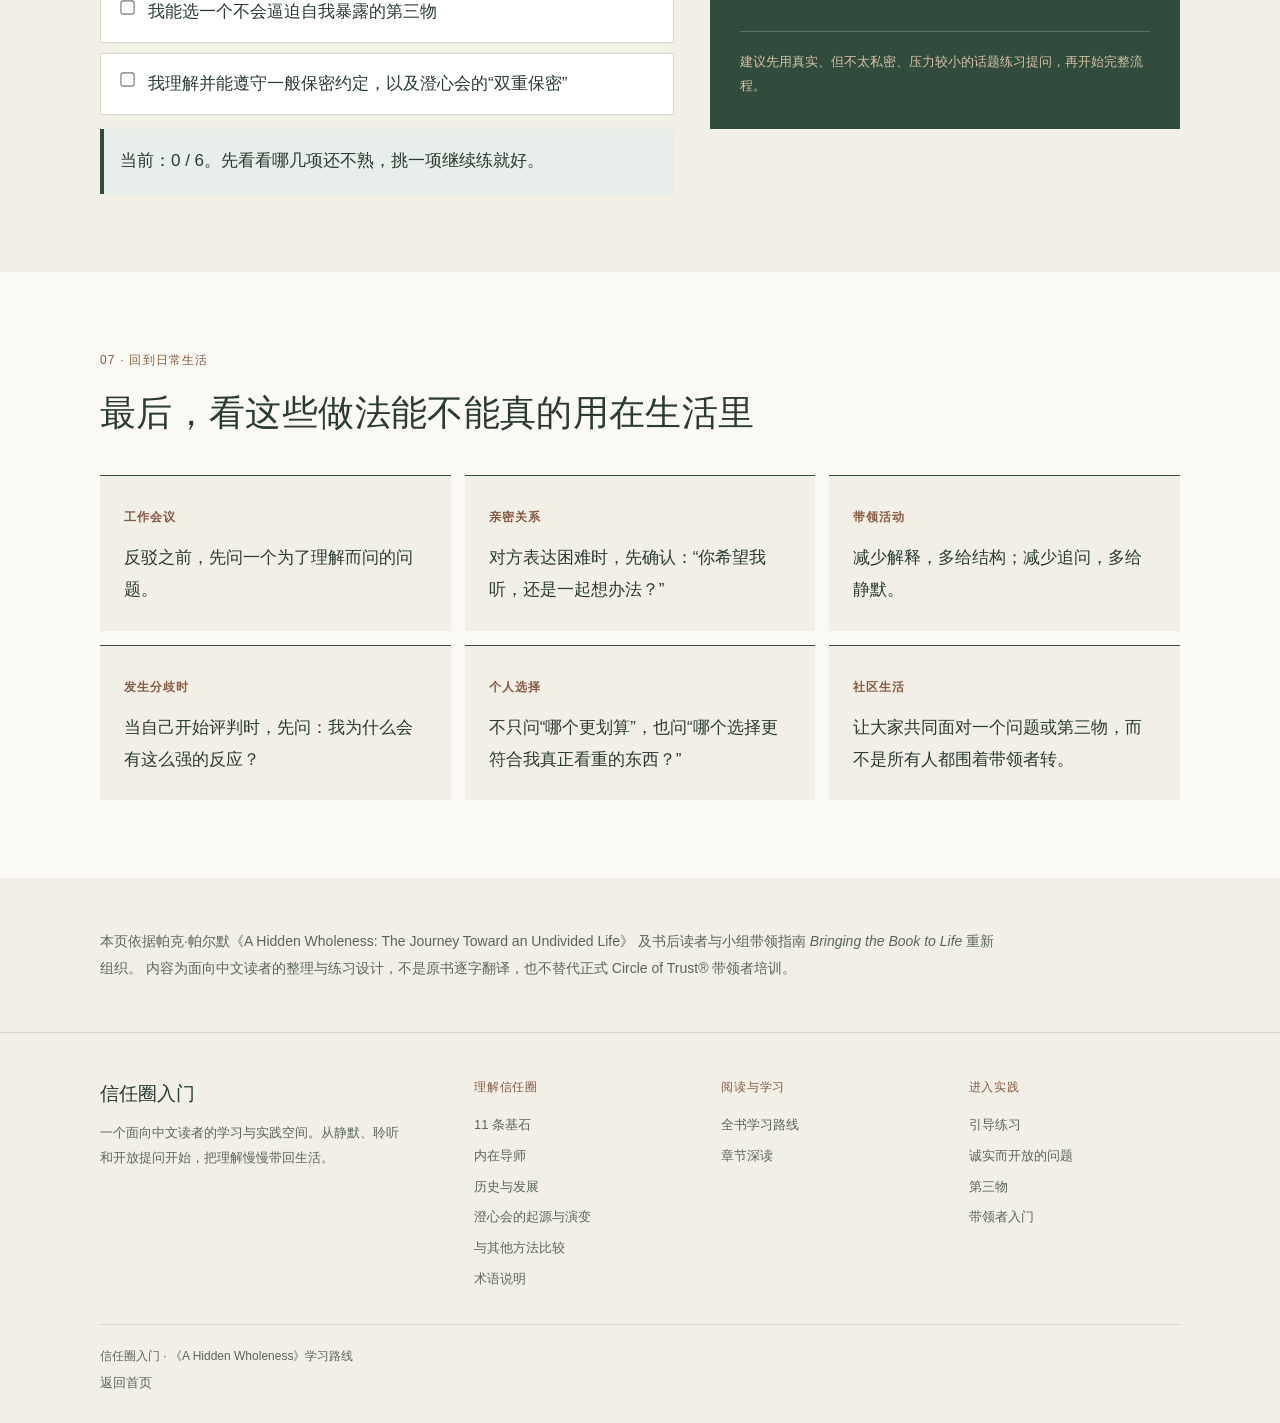
<file: study.html>
<!doctype html>
<html lang="zh-CN">
<head>
  <meta charset="utf-8" />
  <meta name="viewport" content="width=device-width,initial-scale=1" />
  <title>《A Hidden Wholeness》学习与实践地图｜信任圈入门</title>
  <meta name="description" content="基于帕克·帕尔默《A Hidden Wholeness》及书后读者与小组带领指南设计的 11 次中文学习路线，把阅读、静默、书写、聆听和开放提问带进真实生活。" />
  <link rel="stylesheet" href="styles.css" />
  <link rel="stylesheet" href="study.css" />
  <link rel="stylesheet" href="site-theme.css?v=20261009-wholeness" />
</head>
<body class="inner-page study-page site-v2 page-study">
  <a href="#main" class="site-skip">跳到正文</a>
  <header class="study-hero">
    <nav class="site-nav wrap" aria-label="网站导航">
      <a class="brand" href="index.html"><span class="brand-circle" aria-hidden="true"></span>信任圈入门</a>
      <div class="site-links">
        <a href="index.html#what">理解信任圈</a>
        <a href="study.html" aria-current="page">学习路线</a>
        <a href="guided.html">开始练习</a>
        <details class="site-menu">
          <summary><span>浏览全站</span><span aria-hidden="true">＋</span></summary>
          <div class="site-menu-panel">
            <section><h2>理解信任圈</h2><a href="touchstones.html">11 条基石</a><a href="inner-teacher.html">内在导师</a><a href="history.html">历史与发展</a><a href="clearness-history.html">澄心会的起源与演变</a><a href="comparison.html">与其他方法比较</a><a href="terminology.html">术语说明</a></section>
            <section><h2>阅读与学习</h2><a href="study.html" aria-current="page">全书学习路线</a><a href="chapters.html">章节深读</a></section>
            <section><h2>进入实践</h2><a href="guided.html">引导练习</a><a href="questions.html">诚实而开放的问题</a><a href="third-thing.html">第三物</a><a href="facilitator.html">带领者入门</a></section>
          </div>
        </details>
      </div>
    </nav>
    <div class="wrap study-hero-copy">
      <div class="eyebrow">《A Hidden Wholeness》· 学习与实践</div>
      <h1><span class="title-line">读这本书，</span><span class="title-line">不只是为了弄懂概念。</span></h1>
      <p>
        更重要的是，把所读的带回生活：练习分清自己真正相信什么，也学习怎样陪伴别人，而不替别人作决定。
        这条路线以《A Hidden Wholeness》的十章结构和书后的读者、小组带领指南为骨架，把阅读、静默、自由书写、第三物、深度聆听、诚实而开放的提问、澄心会与日常练习，整理成 11 次可以照着进行的学习安排。
      </p>
      <div class="study-hero-actions">
        <a class="btn primary" href="#journey">开始 11 次学习</a>
        <a class="btn ghost" href="chapters.html">逐章深读与互动</a>
        <a class="btn ghost" href="touchstones.html">先看 11 条基石</a>
      </div>
      <div class="study-progress-card">
        <div>
          <span>你的学习进度</span>
          <strong id="progressText">0 / 11</strong>
        </div>
        <div class="study-progress-track"><i id="progressBar"></i></div>
        <small>完成状态只保存在当前浏览器。</small>
      </div>
    </div>
  </header>

  <main id="main">
    <div class="wrap"><details class="page-guide"><summary>本页阅读 · 7 个部分，可按需要选择</summary><ol><li><a href="#book-map">如果把全书放在一起看，大致会经过四个阶段</a></li><li><a href="#reading-1">不必设计得很复杂，先把这四件事做清楚</a></li><li><a href="#journey">每次读一点、练一点，接下来一周再看看它会不会出现在生活里。</a></li><li><a href="#practice-ladder">先别急着“带领信任圈”，把这些基本做法练熟。</a></li><li><a href="#reading-2">第一次组织小组，可以先参考这套流程</a></li><li><a href="#facilitator">带领时，常常不是要多做，而是要忍住多做</a></li><li><a href="#reading-3">最后，看这些做法能不能真的用在生活里</a></li></ol></details></div>
    <section id="book-map" class="section wrap">
      <div class="section-kicker">01 · 这本书怎样展开</div>
      <h2>如果把全书放在一起看，大致会经过四个阶段</h2>
      <div class="movement-grid">
        <article class="movement-card">
          <span>第一段</span>
          <h3>看见“分裂的生命”</h3>
          <p class="movement-range">序章 + 第 1–2 章</p>
          <p>先看见内在真实与外在角色之间的裂缝：我们从什么时候开始越来越会“扮演”，却越来越不敢按自己真正相信的东西生活？</p>
          <ul>
            <li>完整性不等于完美，而是让破碎也属于生命整体</li>
            <li>从“我要成为一个好人”转向“我是否活得完整”</li>
            <li>重新看见“内在真实”与“外在角色”之间的距离</li>
          </ul>
        </article>
        <article class="movement-card">
          <span>第二段</span>
          <h3>分清什么真正属于自己</h3>
          <p class="movement-range">第 3–4 章</p>
          <p>理解“真实自我”和“内在导师”，并体会独处与相伴并不矛盾：好的共同体，不是把人拉得更近，而是让彼此都能保有自己的节奏和判断。</p>
          <ul>
            <li>内在导师不是一时冲动，而是在时间、关系和现实中慢慢辨认出来的方向</li>
            <li>人的内在真实很“害羞”，越被逼迫越容易躲起来</li>
            <li>陪伴不是侵入，也不是逃避</li>
          </ul>
        </article>
        <article class="movement-card featured">
          <span>第三段</span>
          <h3>开始练习怎样一起建立信任圈</h3>
          <p class="movement-range">第 5–9 章</p>
          <p>这是全书最核心的实践部分：怎样把边界和流程说清楚，怎样使用第三物，怎样说、怎样听、怎样提问，也怎样让静默和笑声自然地成为相处的一部分。</p>
          <ul>
            <li>五个基本条件：边界、带领、邀请、共同中心、氛围</li>
            <li>第三物：诗歌、故事、艺术、音乐、自然</li>
            <li>澄心会：用问题把判断和选择留给焦点成员自己</li>
          </ul>
        </article>
        <article class="movement-card">
          <span>第四段</span>
          <h3>把信任圈的做法用在日常关系里</h3>
          <p class="movement-range">第 10 章 + 指南第三部分</p>
          <p>最后，要看这些做法怎样用在家庭、工作、冲突和公共生活里。所谓“第三条路”，不是一味退让，也不是以强制强，而是在不放弃自己所相信的同时，也不靠压服对方来解决分歧。</p>
          <ul>
            <li>同时面对现实和可能，不急着否定任何一边</li>
            <li>把好奇带进分歧，而不是把人变成对手</li>
            <li>用日常行为建立关系信任</li>
          </ul>
        </article>
      </div>
    </section>

    <section class="section soft" id="reading-1">
      <div class="wrap">
      <div class="section-kicker">02 · 每次相聚可以这样安排</div>
      <h2>不必设计得很复杂，先把这四件事做清楚</h2>
        <div class="four-step">
          <article><span>01</span><h3>欢迎 · 阅读 · 静默</h3><p>帮助大家从日常的忙乱里慢慢安定下来。可以读一小段文字、看一个第三物，再留一两分钟安静。</p></article>
          <article><span>02</span><h3>重读 11 条基石</h3><p>不是念规章，而是重新确认边界：一切出于邀请而非要求；说出自己的真实，同时尊重他人的真实；不修复、不拯救、不建议、也不纠正他人；信任静默。</p></article>
          <article><span>03</span><h3>开放且自愿的分享</h3><p>不急着你一句、我一句地接话。给每个人一段完整的时间，也给每个人选择不说的权利。</p></article>
          <article><span>04</span><h3>收束分享</h3><p>先安静片刻，再邀请每个人用一句话说：此刻，我想带走什么？不要求总结，更不要求得出答案。</p></article>
        </div>
      </div>
    </section>

    <section id="journey" class="section wrap">
      <div class="section-kicker">03 · 11 次学习路线</div>
      <div class="journey-heading">
        <h2><span class="title-line">每次读一点、练一点，</span><span class="title-line">接下来一周再看看它会不会出现在生活里。</span></h2>
        <div class="journey-filter" aria-label="学习阶段筛选">
          <button class="active" type="button" data-filter="all">全部</button>
          <button type="button" data-filter="self">认识自己</button>
          <button type="button" data-filter="circle">一起练习</button>
          <button type="button" data-filter="world">日常应用</button>
        </div>
      </div>

      <div class="session-list" id="sessionList">
        <article class="session-card" data-stage="self" data-session="0">
          <div class="session-index"><span>00</span><small>序章</small></div>
          <div class="session-content">
            <h3>世界的暴风雪：迷失的时候，什么能带我回家？</h3>
            <p class="session-core">序章先给整本书一个重要意象：人在暴风雪里看不清整条路，却仍可以抓住一根通向家的绳索。有时候，我们不必先把一切想明白，只要别松开那根仍能带自己回去的东西。</p>
            <div class="session-columns">
              <div><b>阅读</b><p>序章｜世界的暴风雪 <small class="original-title">The Blizzard of the World</small></p></div>
              <div><b>个人练习</b><p>静默 10 分钟，写：我的“暴风雪”是什么？什么是“家”？谁/什么像那根绳索？</p></div>
              <div><b>小组练习</b><p>每人 3 分钟，只讲自己的一个“回家经验”；其他人只听。</p></div>
              <div><b>这一周</b><p>每天结束前问一次：今天什么让我离自己真正看重的东西更远？什么又让我重新站稳了一点？</p></div>
            </div>
          </div>
          <button class="session-check" type="button" aria-label="标记第 0 次完成">完成</button>
        </article>

        <article class="session-card" data-stage="self" data-session="1">
          <div class="session-index"><span>01</span><small>第 1 章</small></div>
          <div class="session-content">
            <h3>完整生命的样子：不再把自己活成两半</h3>
            <p class="session-core">Palmer 所说的 integrity，不只是“做一个正确的人”，更是“不把自己割裂开来”。重要的不是看起来正确，而是我们说的、做的，能不能越来越符合心里真正相信的东西。</p>
            <div class="session-columns">
              <div><b>阅读</b><p>完整生命的样子：不再活成分裂的自己 <small class="original-title">Images of Integrity: Living “Divided No More”</small></p></div>
              <div><b>个人练习</b><p>画两栏：我“说我相信的” / 我“实际正在做的”。只找一处最明显的裂缝。</p></div>
              <div><b>第三物</b><p>选一棵树、石头或自然物，问：它怎样“成为它自己”？这对我有什么提醒？</p></div>
              <div><b>小行动</b><p>从一个影响不大的小地方开始，让自己的做法更符合真正相信的东西。</p></div>
            </div>
          </div>
          <button class="session-check" type="button" aria-label="标记第 1 次完成">完成</button>
        </article>

        <article class="session-card" data-stage="self" data-session="2">
          <div class="session-index"><span>02</span><small>第 2 章</small></div>
          <div class="session-content">
            <h3>当角色越来越熟，我为什么反而离自己越来越远？</h3>
            <p class="session-core">回到童年经验，看看哪些兴趣、想象和玩法曾经让我们很自然地成为自己；再回头看，成年后的角色、期待和责任，是怎样一点点遮住这些线索的。</p>
            <div class="session-columns">
              <div><b>阅读</b><p>跨越内外的鸿沟：让内在真实与外在角色重新相连 <small class="original-title">Across the Great Divide: Rejoining Soul and Role</small></p></div>
              <div><b>自由书写</b><p>童年最喜欢在哪里独处？怎么玩？有哪些“没人要求你却会主动去做”的事？</p></div>
              <div><b>二人聆听</b><p>每人 6 分钟讲童年线索；听者不解释“你的天赋是……”。</p></div>
              <div><b>本周观察</b><p>记录三次“我只是在扮演角色”和三次“我更像自己”的时刻。</p></div>
            </div>
          </div>
          <button class="session-check" type="button" aria-label="标记第 2 次完成">完成</button>
        </article>

        <article class="session-card" data-stage="self" data-session="3">
          <div class="session-index"><span>03</span><small>第 3 章</small></div>
          <div class="session-content">
            <h3>我身上，什么东西一直没有真正消失？</h3>
            <p class="session-core">“内在导师”不是脑子里冒出的每个念头。它指向一种需要反复辨认的内在方向：经过时间、关系和现实的检验，我们逐渐知道什么真正重要，什么值得忠于，也愿意承担由此而来的后果。</p>
            <div class="session-columns">
              <div><b>阅读</b><p>探寻真实自我：循着内在生命的线索 <small class="original-title">Explorations in True Self: Intimations of the Soul</small></p></div>
              <div><b>个人练习</b><p>写下：做什么时，我最有精神、最像自己？哪些事做完后，我常常变得麻木、疲惫，或需要继续扮演？</p></div>
              <div><b>慢慢分辨</b><p>面对一个重要决定，先别急着问“哪个更正确”，可以先问：“哪一个选择更符合我真正看重的东西？它会带来什么现实后果？”</p></div>
              <div><b>身体线索</b><p>每天停三分钟，想起不同选择时，留意身体是放松、收紧，还是没有明显反应。</p></div>
            </div>
          </div>
          <button class="session-check" type="button" aria-label="标记第 3 次完成">完成</button>
        </article>

        <article class="session-card" data-stage="self" data-session="4">
          <div class="session-index"><span>04</span><small>第 4 章</small></div>
          <div class="session-content">
            <h3>相伴而不相扰：既不侵入，也不离开</h3>
            <p class="session-core">信任圈不是把人推向更私密、更深的分享，而是练习一种关系：我们彼此陪伴，却不闯入对方的内心；最后怎么理解、怎么选择，都由对方自己决定。</p>
            <div class="session-columns">
              <div><b>阅读</b><p>相伴而不相扰：在共同体中守护彼此的独处 <small class="original-title">Being Alone Together: A Community of Solitudes</small></p></div>
              <div><b>观察练习</b><p>回忆一个曾“只是陪着你”的人。什么让那段陪伴没有侵入感？</p></div>
              <div><b>二人练习</b><p>A 分享 5 分钟，B 不回应；静默 30 秒；交换。最后只说“谢谢你让我听见这些”。</p></div>
              <div><b>忍住给建议</b><p>这一周每次想马上给建议，先问：对方真的希望听建议吗？</p></div>
            </div>
          </div>
          <button class="session-check" type="button" aria-label="标记第 4 次完成">完成</button>
        </article>

        <article class="session-card" data-stage="circle" data-session="5">
          <div class="session-index"><span>05</span><small>第 5 章</small></div>
          <div class="session-content">
            <h3>一个让人安心的小组，是怎样一点点建立起来的？</h3>
            <p class="session-core">安全并不只是因为“大家都很温柔”，还要靠清楚的边界和流程一点点建立起来。书中强调五个条件：边界清楚、带领成熟、参与出于邀请、有共同中心，以及让人可以放松的环境。</p>
            <div class="session-columns">
              <div><b>设计练习</b><p>为一个 90 分钟小组写出开始时间、结束时间、人数上限、保密边界与退出方式。</p></div>
              <div><b>带领练习</b><p>练习一句话：“这是邀请，不是要求。你可以说，也可以保持沉默。”</p></div>
              <div><b>共同中心</b><p>准备一个不属于任何人的第三物：诗、图、自然物、短片。</p></div>
              <div><b>环境</b><p>尽量减少“上课感”：圆形座位、布置简洁、光线稳定、计时清楚，开始和结束都留一点安静。</p></div>
            </div>
          </div>
          <button class="session-check" type="button" aria-label="标记第 5 次完成">完成</button>
        </article>

        <article class="session-card" data-stage="circle" data-session="6">
          <div class="session-index"><span>06</span><small>第 6 章</small></div>
          <div class="session-content">
            <h3>不直接追问自己：为什么“第三物”会有用？</h3>
            <p class="session-core">诗歌、故事、音乐、艺术和自然物，可以把“我们互相分析”变成“我们一起面对一个共同中心”。不必正面逼问，有些经验会借着一个词、一幅画或一段旋律，自己找到出口。</p>
            <div class="session-columns">
              <div><b>阅读</b><p>让真相从侧面抵达：隐喻与第三物的力量 <small class="original-title">The Truth Told Slant: The Power of Metaphor</small></p></div>
              <div><b>第三物流程</b><p>慢读两遍 → 圈出停顿处 → 独写 → 二人分享 → 静默 → 带走一句。</p></div>
              <div><b>提问</b><p>“它让你想到了什么？”、“它让你想起了生活里的什么？”</p></div>
              <div><b>避免</b><p>不要把第三物变成文学分析、知识竞赛或“作者到底想表达什么”。</p></div>
            </div>
          </div>
          <button class="session-check" type="button" aria-label="标记第 6 次完成">完成</button>
        </article>

        <article class="session-card" data-stage="circle" data-session="7">
          <div class="session-index"><span>07</span><small>第 7 章</small></div>
          <div class="session-content">
            <h3>少一点“有用的话”，多一点真实的话</h3>
            <p class="session-core">这一章练习区分两种说话方式：一种为了推动结果、说服或解决问题；另一种则先如实说出自己此刻真正的感受和经验。</p>
            <div class="session-columns">
              <div><b>个人练习</b><p>写一次别人急着替我解决问题的经历，以及一次我急着替别人解决问题的经历。</p></div>
              <div><b>说话练习</b><p>只用“我注意到…… / 我感到…… / 我不知道……”开头，不讲大道理。</p></div>
              <div><b>聆听练习</b><p>听完后先安静 3 次呼吸，再决定要不要问问题。</p></div>
              <div><b>故事</b><p>少讲观点，多讲具体时刻：发生了什么，我当时怎么回应，这件事后来怎样影响我。</p></div>
            </div>
          </div>
          <button class="session-check" type="button" aria-label="标记第 7 次完成">完成</button>
        </article>

        <article class="session-card" data-stage="circle" data-session="8">
          <div class="session-index"><span>08</span><small>第 8 章</small></div>
          <div class="session-content">
            <h3>先别急着回答，让问题多待一会儿</h3>
            <p class="session-core">诚实而开放的提问，是做“澄心会”（Clearness Committee）之前必须反复练习的基本功。目的不是多问出一些信息，而是把思考、判断和选择的空间还给对方。</p>
            <div class="session-columns">
              <div><b>问题训练</b><p>把“你为什么不……”改成“当你想到……时，你最先有什么感受或念头？”</p></div>
              <div><b>新手方式</b><p>先用真实、但不太私密、压力较小的话题，只练习怎样提问；焦点成员不必回答。</p></div>
              <div><b>判断标准</b><p>我自己知道答案吗？问题里藏着建议吗？它给对方更多思考余地，还是把人推向一个结论？</p></div>
              <div><b>再往下一步</b><p>只有当小组能稳定做到不修复、不拯救、不建议、也不纠正他人，并能遵守保密约定、提出真正开放的问题后，才适合尝试完整的澄心会流程。</p></div>
            </div>
          </div>
          <button class="session-check" type="button" aria-label="标记第 8 次完成">完成</button>
        </article>

        <article class="session-card" data-stage="circle" data-session="9">
          <div class="session-index"><span>09</span><small>第 9 章</small></div>
          <div class="session-content">
            <h3>笑声与静默：深度不等于一直沉重</h3>
            <p class="session-core">静默不只是“没人说话”，笑也不只是“活跃气氛”。两者都可能让人放下控制和表演，更真实地留在当下，也留在彼此的关系里。</p>
            <div class="session-columns">
              <div><b>开场</b><p>五分钟共同静默，然后写：我与沉默是什么关系？</p></div>
              <div><b>三人练习</b><p>每人 15 分钟：先分享，再接受诚实开放的问题。</p></div>
              <div><b>分辨</b><p>区分有帮助的沉默和用来逃避的沉默；也区分让人放松的笑和会伤害别人的笑。</p></div>
              <div><b>日常练习</b><p>一天一次，不立即填补谈话中的 5 秒空白。</p></div>
            </div>
          </div>
          <button class="session-check" type="button" aria-label="标记第 9 次完成">完成</button>
        </article>

        <article class="session-card" data-stage="world" data-session="10">
          <div class="session-index"><span>10</span><small>第 10 章</small></div>
          <div class="session-content">
            <h3>走第三条路：在现实与可能之间站稳</h3>
            <p class="session-core">成熟的练习不是逃开冲突，也不是用自己的理想压过别人，而是能同时看见“现实就是这样”和“事情仍可能更好”，并在两者之间保持清醒。这就是 Palmer 所说的 Tragic Gap。</p>
            <div class="session-columns">
              <div><b>阅读</b><p>走第三条路：在日常生活中练习非暴力 <small class="original-title">The Third Way: Nonviolence in Everyday Life</small></p></div>
              <div><b>自由书写</b><p>我现在面对的哪件事，正卡在“现实就是这样”和“我仍希望它可以更好”之间？</p></div>
              <div><b>三人分享</b><p>每人 10 分钟完整表达，其余人先不抢着回应；剩余时间只问开放问题。</p></div>
              <div><b>回到日常</b><p>在工作或家庭的一次分歧中，先问一个自己真的不知道答案的问题，再表达自己的立场。</p></div>
            </div>
          </div>
          <button class="session-check" type="button" aria-label="标记第 10 次完成">完成</button>
        </article>
      </div>
    </section>

    <section id="practice-ladder" class="section practice-ladder-section">
      <div class="wrap">
      <div class="section-kicker light">04 · 先从简单的开始</div>
      <h2><span class="title-line">先别急着“带领信任圈”，</span><span class="title-line">把这些基本做法练熟。</span></h2>
        <div class="ladder">
          <article>
            <span>第一级</span><h3>个人 · 10 分钟</h3><p>静默 3 分钟 + 自由书写 7 分钟。问题只指向自己，不分析别人。</p>
            <b>频率：每天或每周 3 次</b>
          </article>
          <article>
            <span>第二级</span><h3>二人 · 20–30 分钟</h3><p>一个人完整说，另一个人完整听，中间留白。练习不插话、不建议。</p>
            <b>频率：每周 1 次</b>
          </article>
          <article>
            <span>第三级</span><h3>三人 · 45–60 分钟</h3><p>每人一轮分享，再由两位听者提出诚实而开放的问题。</p>
            <b>频率：每两周 1 次</b>
          </article>
          <article>
            <span>第四级</span><h3>小圈 · 90–120 分钟</h3><p>加入 11 条基石、第三物、自由书写、二人或三人练习，以及最后的收束分享。</p>
            <b>建议：连续 4–6 次</b>
          </article>
          <article>
            <span>第五级</span><h3>澄心会 <small>Clearness Committee</small></h3><p>只在小组已经形成稳定边界、保密习惯，并具备开放提问能力后使用。</p>
            <b>建议：4–6 人 / 1 位焦点成员</b>
          </article>
        </div>
      </div>
    </section>

    <section class="section wrap" id="reading-2">
      <div class="section-kicker">05 · 90 分钟可以怎样安排</div>
      <h2>第一次组织小组，可以先参考这套流程</h2>
      <div class="run-sheet">
        <div><span>00–08</span><strong>安顿</strong><p>欢迎、坐定、1 分钟静默。说明：不是培训，不是治疗，也不要求分享隐私。</p></div>
        <div><span>08–18</span><strong>11 条基石</strong><p>慢慢读出几条关键约定：一切出于邀请而非要求、从自己的经验说话、不修复他人、信任静默、认真保密。</p></div>
        <div><span>18–30</span><strong>第三物</strong><p>一首短诗 / 一张图 / 一段 2 分钟影像。先静看，再写。</p></div>
        <div><span>30–52</span><strong>二人聆听</strong><p>每人 8 分钟，中间 1 分钟静默。听者不回应内容。</p></div>
        <div><span>52–70</span><strong>开放问题练习</strong><p>每人接受 1–2 个开放问题，也可以选择不当场回答。</p></div>
        <div><span>70–82</span><strong>全体分享</strong><p>只说“我注意到了什么”，不复述同伴的私人故事。</p></div>
        <div><span>82–90</span><strong>静默收束</strong><p>静默 2 分钟，每个人用一句话说：“此刻，我想带走什么？”</p></div>
      </div>
    </section>

    <section id="facilitator" class="section soft">
      <div class="wrap facilitator-grid">
        <div>
          <div class="section-kicker">06 · 带领前先检查</div>
          <h2>带领时，常常不是要多做，而是要忍住多做</h2>
          <p class="facilitator-lead">
            信任圈的带领能力，不在于能问出多少漂亮问题，而在于能不能把边界说清楚、面对沉默不着急，
            即使自己焦虑，也能忍住替别人解决问题的冲动。
          </p>
          <div class="readiness" id="readiness">
            <label><input type="checkbox" data-ready="boundary"> 我能清楚说明邀请、保密与退出边界</label>
            <label><input type="checkbox" data-ready="silence"> 我能面对至少 30 秒沉默，而不急着用话填满</label>
            <label><input type="checkbox" data-ready="nofix"> 我能注意到自己想给建议的冲动，并停下来</label>
            <label><input type="checkbox" data-ready="questions"> 我能辨认开放问题与“建议伪装成问题”</label>
            <label><input type="checkbox" data-ready="thirdthing"> 我能选一个不会逼迫自我暴露的第三物</label>
            <label><input type="checkbox" data-ready="confidentiality"> 我理解并能遵守一般保密约定，以及澄心会的“双重保密”</label>
          </div>
          <div class="readiness-result" id="readinessResult">当前：0 / 6。先从自己最容易失守的一项开始练。</div>
        </div>

        <aside class="clearness-card">
          <div class="lab-meta">进一步练习 · 澄心会</div>
          <h3>开始完整澄心会之前，先检查这六件事</h3>
          <ol>
            <li><b>焦点成员自己决定议题。</b> 不由小组替他定义“真正的问题”。</li>
            <li><b>先讲背景，不求解答。</b> 其他人先听清楚来龙去脉，不急着分析。</li>
            <li><b>只问诚实而开放的问题。</b> 不连续盘问，也不把建议藏进问题里。</li>
            <li><b>允许沉默。</b> 问题之后不催促回答；焦点成员也可以不答。</li>
            <li><b>不在最后总结“我们觉得你应该……”</b> 最后怎么理解、怎么决定，始终由焦点成员自己来。</li>
            <li><b>双重保密。</b> 外部不谈内容；小组成员以后也不主动向焦点成员重提内容。</li>
          </ol>
          <div class="clearness-warning">建议先用真实、但不太私密、压力较小的话题练习提问，再开始完整流程。</div>
        </aside>
      </div>
    </section>

    <section class="section wrap" id="reading-3">
      <div class="section-kicker">07 · 回到日常生活</div>
      <h2>最后，看这些做法能不能真的用在生活里</h2>
      <div class="transfer-grid">
        <article><span>工作会议</span><p>反驳之前，先问一个为了理解而问的问题。</p></article>
        <article><span>亲密关系</span><p>对方表达困难时，先确认：“你希望我听，还是一起想办法？”</p></article>
        <article><span>带领活动</span><p>减少解释，多给结构；减少追问，多给静默。</p></article>
        <article><span>发生分歧时</span><p>当自己开始评判时，先问：我为什么会有这么强的反应？</p></article>
        <article><span>个人选择</span><p>不只问“哪个更划算”，也问“哪个选择更符合我真正看重的东西？”</p></article>
        <article><span>社区生活</span><p>让大家共同面对一个问题或第三物，而不是所有人都围着带领者转。</p></article>
      </div>
    </section>

    <section class="study-source">
      <div class="wrap">
        <p>
          本页依据帕克·帕尔默《A Hidden Wholeness: The Journey Toward an Undivided Life》
          及书后读者与小组带领指南 <em>Bringing the Book to Life</em> 重新组织。
          内容为面向中文读者的整理与练习设计，不是原书逐字翻译，也不替代正式 Circle of Trust® 带领者培训。
        </p>
      </div>
    </section>
  </main>

  <footer class="site-footer">
    <div class="wrap">
      <div class="site-footer-grid">
        <div><h2>信任圈入门</h2><p>一个面向中文读者的学习与实践空间。从静默、聆听和开放提问开始，把理解慢慢带回生活。</p></div>
        <div><h3>理解信任圈</h3><a href="touchstones.html">11 条基石</a><a href="inner-teacher.html">内在导师</a><a href="history.html">历史与发展</a><a href="clearness-history.html">澄心会的起源与演变</a><a href="comparison.html">与其他方法比较</a><a href="terminology.html">术语说明</a></div>
        <div><h3>阅读与学习</h3><a href="study.html">全书学习路线</a><a href="chapters.html">章节深读</a></div>
        <div><h3>进入实践</h3><a href="guided.html">引导练习</a><a href="questions.html">诚实而开放的问题</a><a href="third-thing.html">第三物</a><a href="facilitator.html">带领者入门</a></div>
      </div>
      <div class="site-footer-note"><div class="footer-inner">
      <div>信任圈入门 · 《A Hidden Wholeness》学习路线</div>
      <div><a href="index.html">返回首页</a></div>
    </div></div>
    </div>
  </footer>

  <script src="study.js"></script>
  <script src="site-shell.js?v=20261009-wholeness"></script>
</body>
</html>
</file>
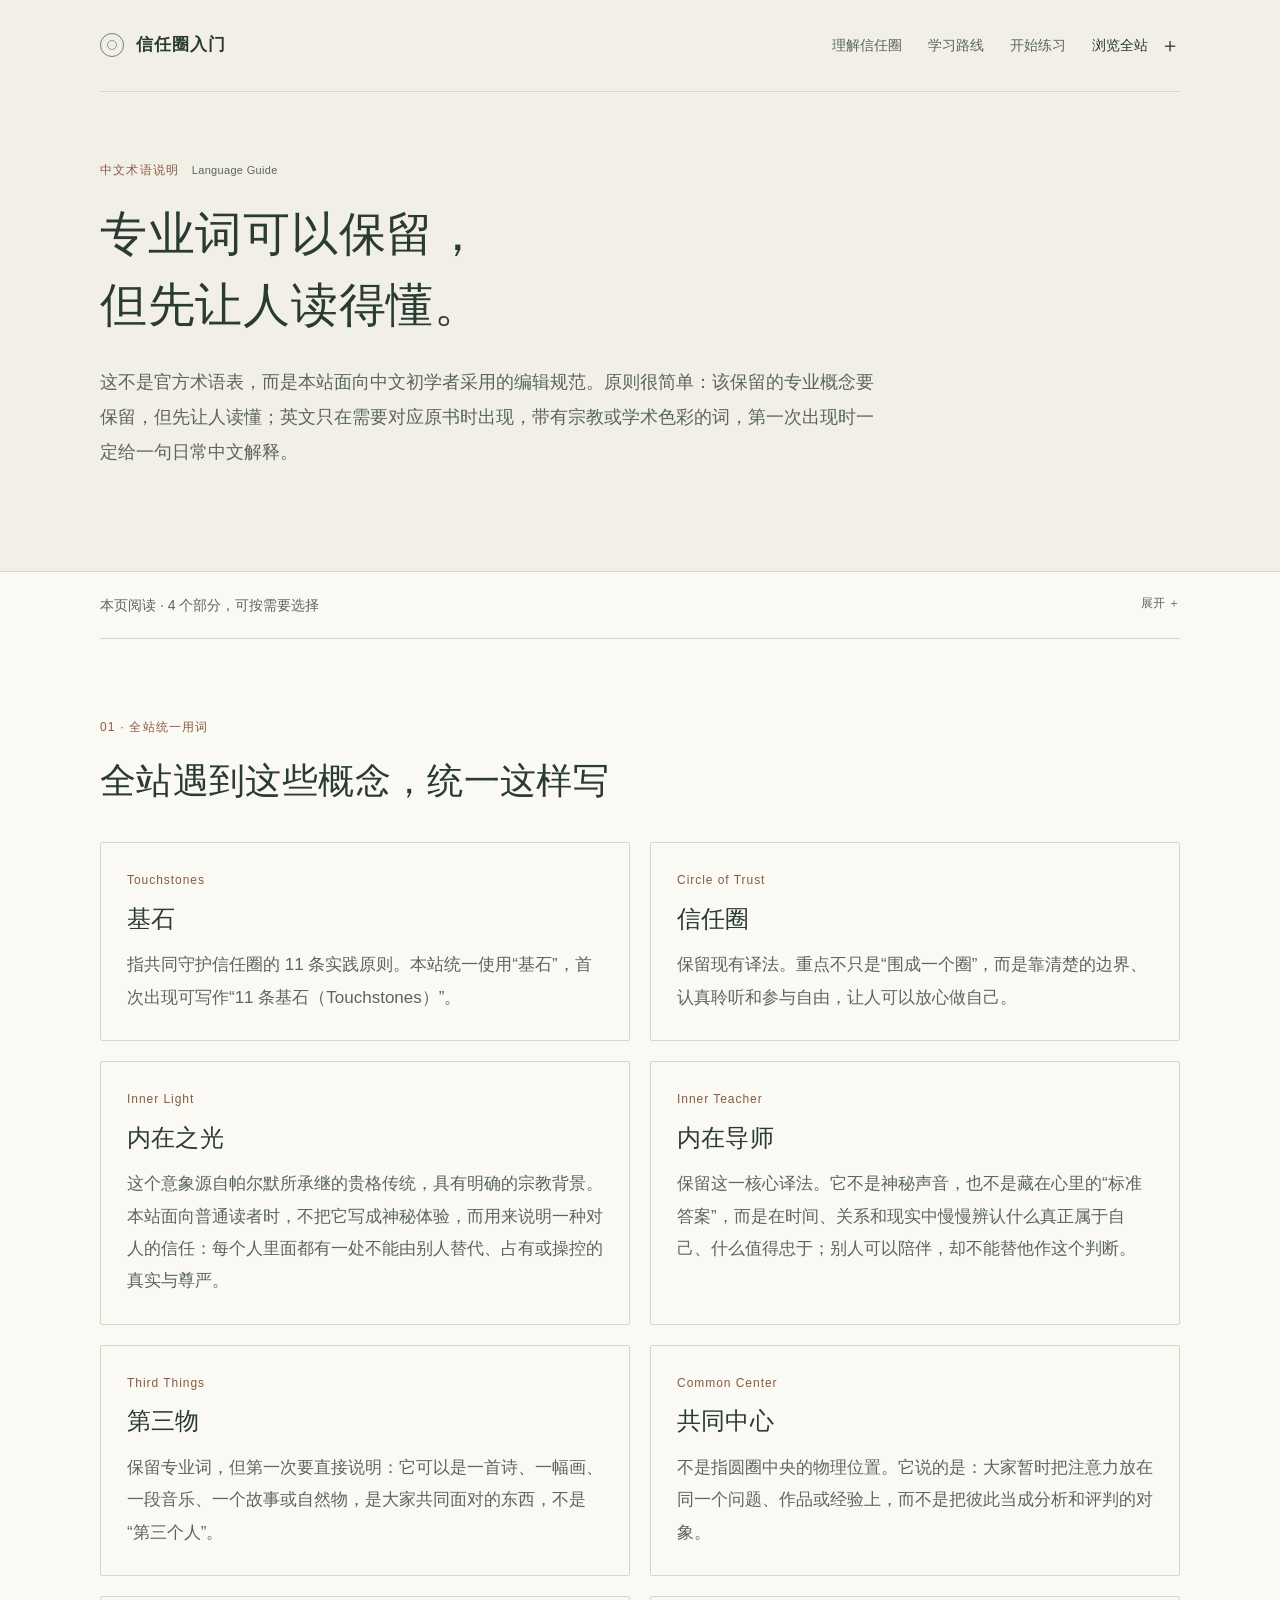
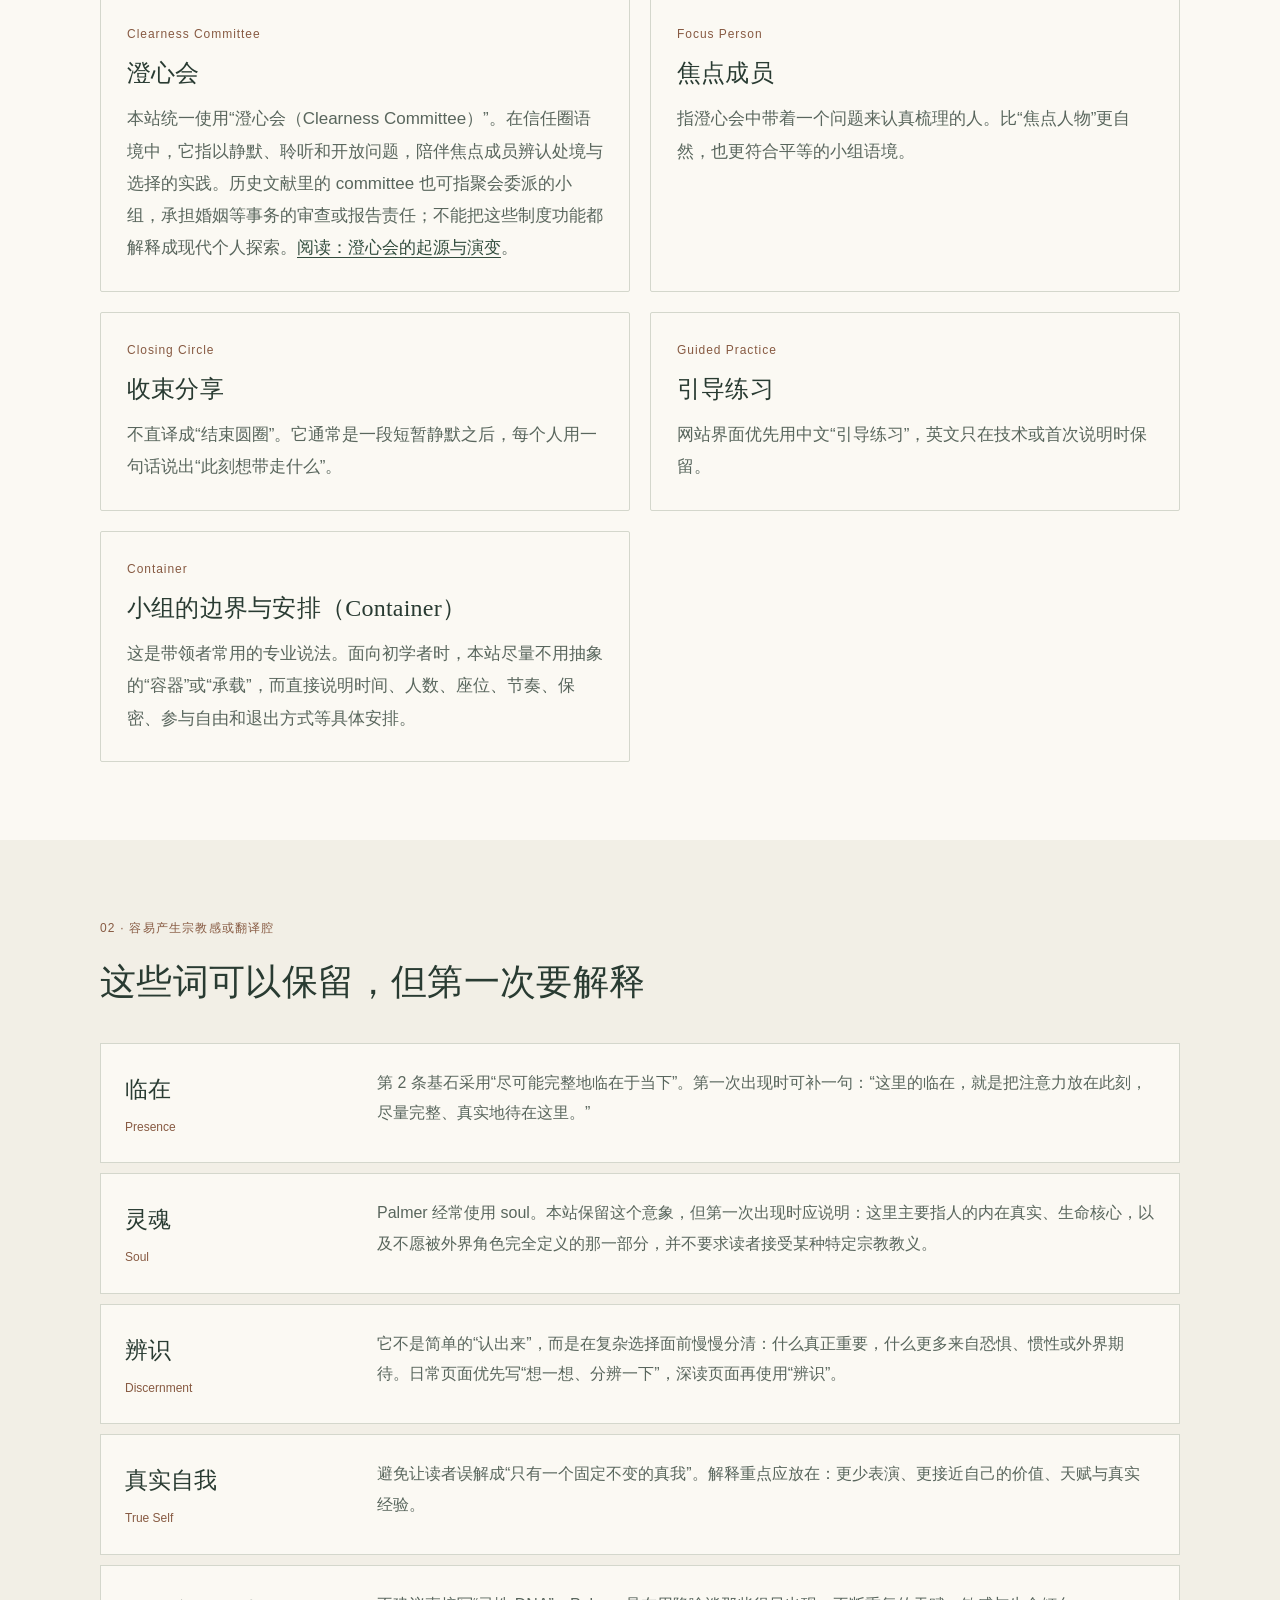
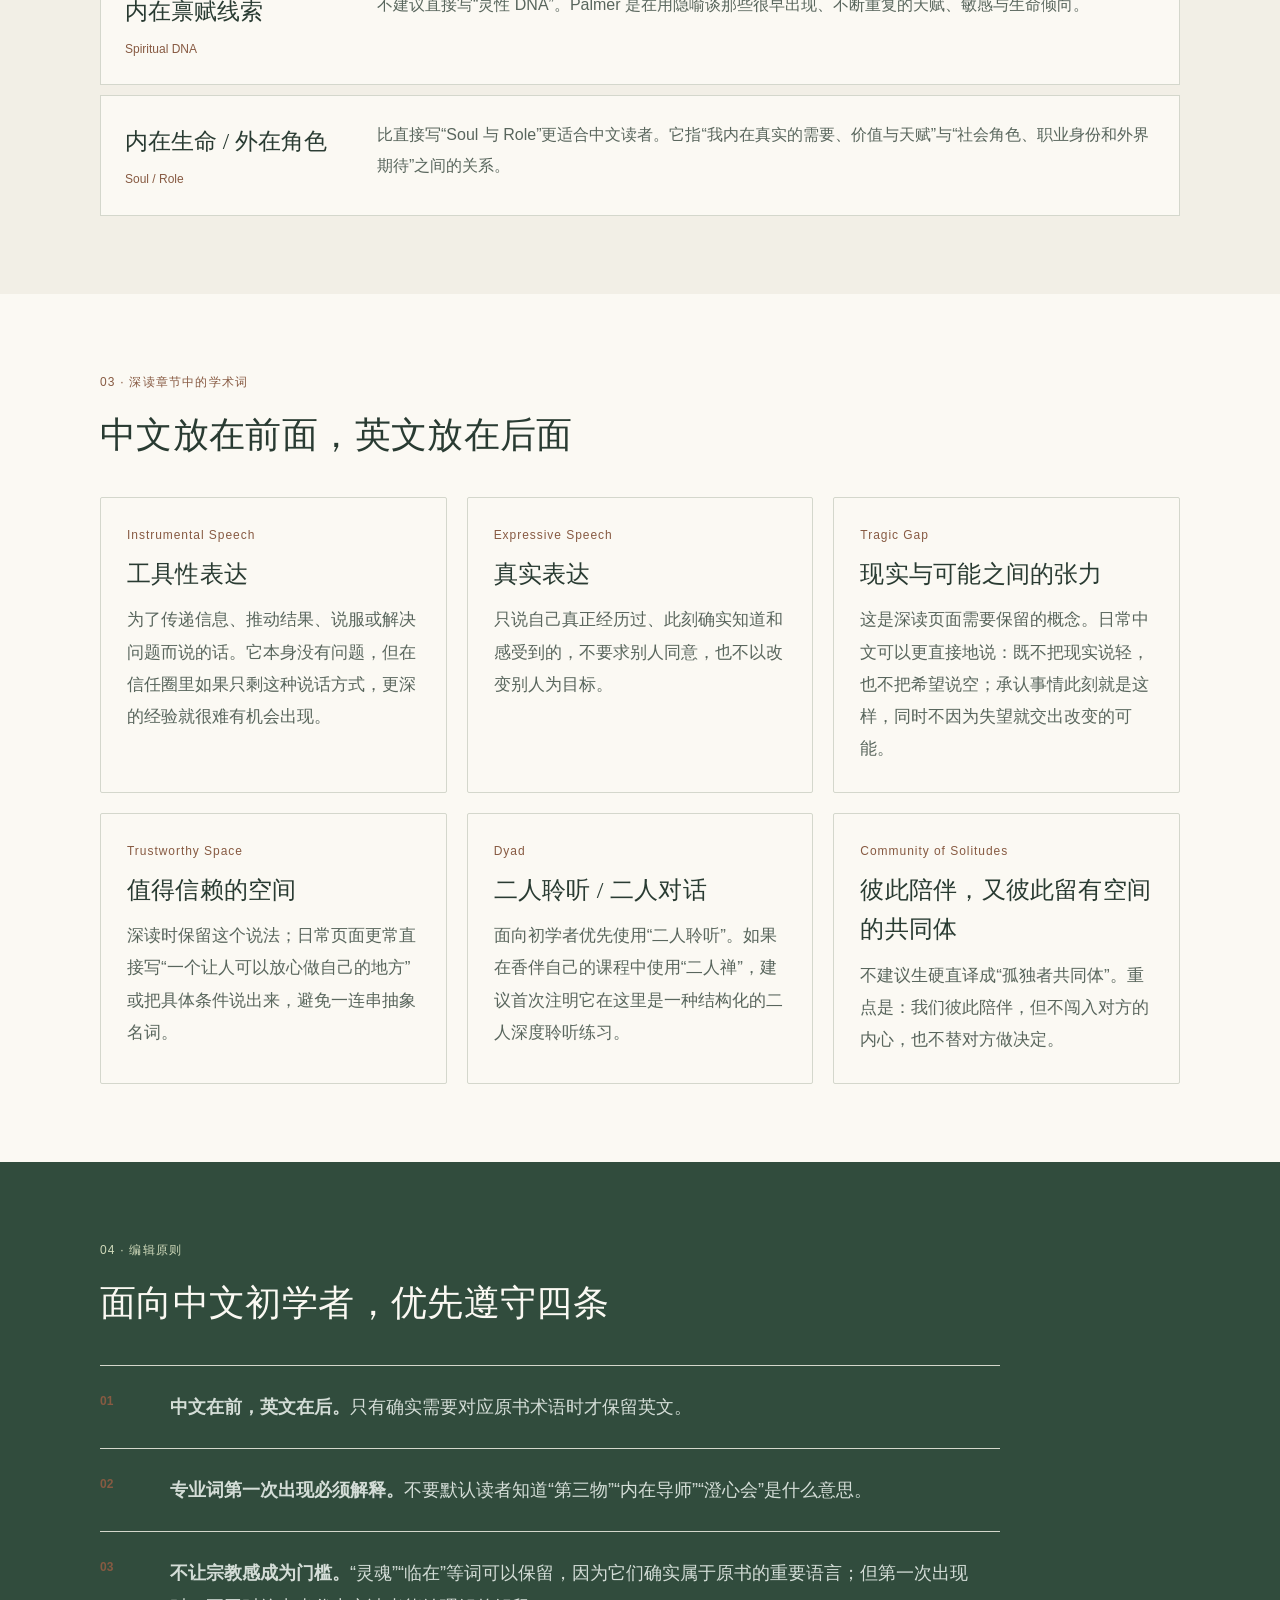
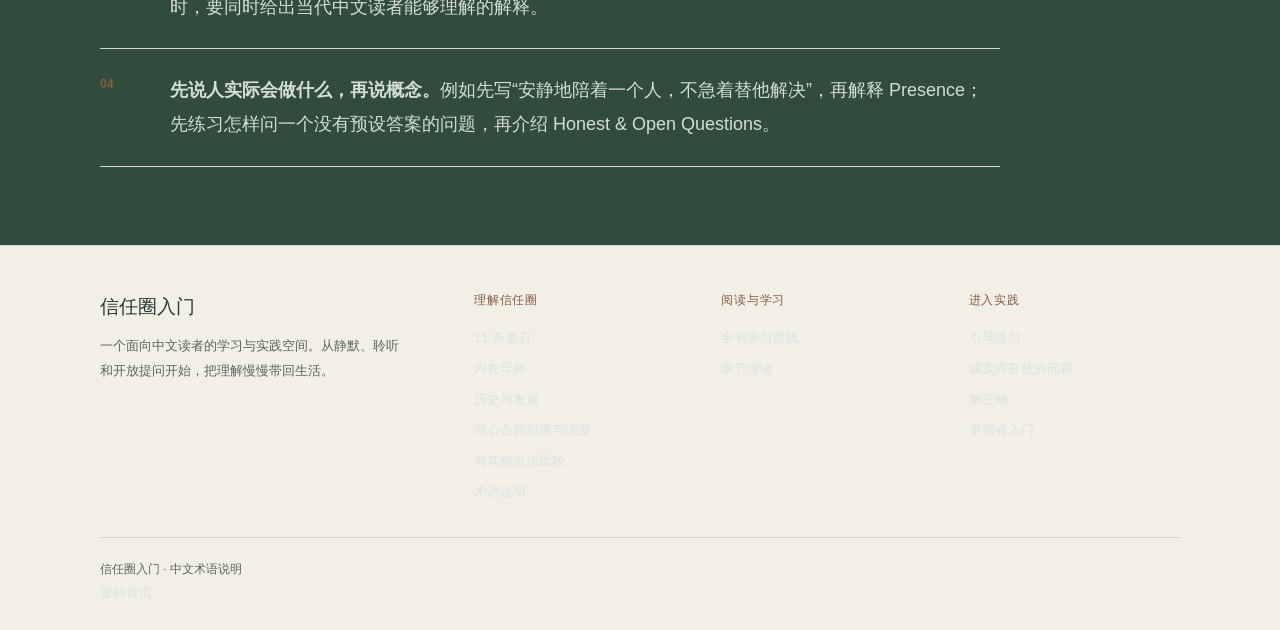
<file: terminology.html>
<!doctype html>
<html lang="zh-CN">
<head>
  <meta charset="utf-8" />
  <meta name="viewport" content="width=device-width,initial-scale=1" />
  <title>中文术语说明｜信任圈入门</title>
  <meta name="description" content="信任圈网站中文术语统一表：基石、内在导师、第三物、澄心会、共同中心等专业词的推荐用法与解释。" />
  <link rel="stylesheet" href="styles.css" />
  <link rel="stylesheet" href="site-theme.css?v=20261009-wholeness" />
</head>
<body class="inner-page site-v2 page-terminology">
  <a href="#main" class="site-skip">跳到正文</a>
  <header class="subhero">
    <nav class="site-nav wrap" aria-label="网站导航">
      <a class="brand" href="index.html"><span class="brand-circle" aria-hidden="true"></span>信任圈入门</a>
      <div class="site-links">
        <a href="index.html#what">理解信任圈</a>
        <a href="study.html">学习路线</a>
        <a href="guided.html">开始练习</a>
        <details class="site-menu">
          <summary><span>浏览全站</span><span aria-hidden="true">＋</span></summary>
          <div class="site-menu-panel">
            <section><h2>理解信任圈</h2><a href="touchstones.html">11 条基石</a><a href="inner-teacher.html">内在导师</a><a href="history.html">历史与发展</a><a href="clearness-history.html">澄心会的起源与演变</a><a href="comparison.html">与其他方法比较</a><a href="terminology.html" aria-current="page">术语说明</a></section>
            <section><h2>阅读与学习</h2><a href="study.html">全书学习路线</a><a href="chapters.html">章节深读</a></section>
            <section><h2>进入实践</h2><a href="guided.html">引导练习</a><a href="questions.html">诚实而开放的问题</a><a href="third-thing.html">第三物</a><a href="facilitator.html">带领者入门</a></section>
          </div>
        </details>
      </div>
    </nav>
    <div class="wrap subhero-copy">
      <div class="eyebrow">中文术语说明 <span class="en-note">Language Guide</span></div>
      <h1><span class="title-line">专业词可以保留，</span><span class="title-line">但先让人读得懂。</span></h1>
      <p>这不是官方术语表，而是本站面向中文初学者采用的编辑规范。原则很简单：该保留的专业概念要保留，但先让人读懂；英文只在需要对应原书时出现，带有宗教或学术色彩的词，第一次出现时一定给一句日常中文解释。</p>
    </div>
  </header>

  <main id="main">
    <div class="wrap"><details class="page-guide"><summary>本页阅读 · 4 个部分，可按需要选择</summary><ol><li><a href="#reading-1">全站遇到这些概念，统一这样写</a></li><li><a href="#reading-2">这些词可以保留，但第一次要解释</a></li><li><a href="#reading-3">中文放在前面，英文放在后面</a></li><li><a href="#reading-4">面向中文初学者，优先遵守四条</a></li></ol></details></div>
    <section class="section wrap" id="reading-1">
      <div class="section-kicker">01 · 全站统一用词</div>
        <h2>全站遇到这些概念，统一这样写</h2>
      <div class="term-grid">
        <article class="term-card"><span>Touchstones</span><h3>基石</h3><p>指共同守护信任圈的 11 条实践原则。本站统一使用“基石”，首次出现可写作“11 条基石（Touchstones）”。</p></article>
        <article class="term-card"><span>Circle of Trust</span><h3>信任圈</h3><p>保留现有译法。重点不只是“围成一个圈”，而是靠清楚的边界、认真聆听和参与自由，让人可以放心做自己。</p></article>
        <article class="term-card"><span>Inner Light</span><h3>内在之光</h3><p>这个意象源自帕尔默所承继的贵格传统，具有明确的宗教背景。本站面向普通读者时，不把它写成神秘体验，而用来说明一种对人的信任：每个人里面都有一处不能由别人替代、占有或操控的真实与尊严。</p></article>
        <article class="term-card"><span>Inner Teacher</span><h3>内在导师</h3><p>保留这一核心译法。它不是神秘声音，也不是藏在心里的“标准答案”，而是在时间、关系和现实中慢慢辨认什么真正属于自己、什么值得忠于；别人可以陪伴，却不能替他作这个判断。</p></article>
        <article class="term-card"><span>Third Things</span><h3>第三物</h3><p>保留专业词，但第一次要直接说明：它可以是一首诗、一幅画、一段音乐、一个故事或自然物，是大家共同面对的东西，不是“第三个人”。</p></article>
        <article class="term-card"><span>Common Center</span><h3>共同中心</h3><p>不是指圆圈中央的物理位置。它说的是：大家暂时把注意力放在同一个问题、作品或经验上，而不是把彼此当成分析和评判的对象。</p></article>
        <article class="term-card" id="clearness"><span>Clearness Committee</span><h3>澄心会</h3><p>本站统一使用“澄心会（Clearness Committee）”。在信任圈语境中，它指以静默、聆听和开放问题，陪伴焦点成员辨认处境与选择的实践。历史文献里的 committee 也可指聚会委派的小组，承担婚姻等事务的审查或报告责任；不能把这些制度功能都解释成现代个人探索。<a href="clearness-history.html">阅读：澄心会的起源与演变</a>。</p></article>
        <article class="term-card"><span>Focus Person</span><h3>焦点成员</h3><p>指澄心会中带着一个问题来认真梳理的人。比“焦点人物”更自然，也更符合平等的小组语境。</p></article>
        <article class="term-card"><span>Closing Circle</span><h3>收束分享</h3><p>不直译成“结束圆圈”。它通常是一段短暂静默之后，每个人用一句话说出“此刻想带走什么”。</p></article>
        <article class="term-card"><span>Guided Practice</span><h3>引导练习</h3><p>网站界面优先用中文“引导练习”，英文只在技术或首次说明时保留。</p></article>
        <article class="term-card"><span>Container</span><h3>小组的边界与安排（Container）</h3><p>这是带领者常用的专业说法。面向初学者时，本站尽量不用抽象的“容器”或“承载”，而直接说明时间、人数、座位、节奏、保密、参与自由和退出方式等具体安排。</p></article>
      </div>
    </section>

    <section class="section soft" id="reading-2">
      <div class="wrap">
        <div class="section-kicker">02 · 容易产生宗教感或翻译腔</div>
        <h2>这些词可以保留，但第一次要解释</h2>
        <div class="term-list">
          <article><div><b>临在</b><small>Presence</small></div><p>第 2 条基石采用“尽可能完整地临在于当下”。第一次出现时可补一句：“这里的临在，就是把注意力放在此刻，尽量完整、真实地待在这里。”</p></article>
          <article><div><b>灵魂</b><small>Soul</small></div><p>Palmer 经常使用 soul。本站保留这个意象，但第一次出现时应说明：这里主要指人的内在真实、生命核心，以及不愿被外界角色完全定义的那一部分，并不要求读者接受某种特定宗教教义。</p></article>
          <article><div><b>辨识</b><small>Discernment</small></div><p>它不是简单的“认出来”，而是在复杂选择面前慢慢分清：什么真正重要，什么更多来自恐惧、惯性或外界期待。日常页面优先写“想一想、分辨一下”，深读页面再使用“辨识”。</p></article>
          <article><div><b>真实自我</b><small>True Self</small></div><p>避免让读者误解成“只有一个固定不变的真我”。解释重点应放在：更少表演、更接近自己的价值、天赋与真实经验。</p></article>
          <article><div><b>内在禀赋线索</b><small>Spiritual DNA</small></div><p>不建议直接写“灵性 DNA”。Palmer 是在用隐喻谈那些很早出现、不断重复的天赋、敏感与生命倾向。</p></article>
          <article><div><b>内在生命 / 外在角色</b><small>Soul / Role</small></div><p>比直接写“Soul 与 Role”更适合中文读者。它指“我内在真实的需要、价值与天赋”与“社会角色、职业身份和外界期待”之间的关系。</p></article>
        </div>
      </div>
    </section>

    <section class="section wrap" id="reading-3">
      <div class="section-kicker">03 · 深读章节中的学术词</div>
      <h2>中文放在前面，英文放在后面</h2>
      <div class="term-grid compact">
        <article class="term-card"><span>Instrumental Speech</span><h3>工具性表达</h3><p>为了传递信息、推动结果、说服或解决问题而说的话。它本身没有问题，但在信任圈里如果只剩这种说话方式，更深的经验就很难有机会出现。</p></article>
        <article class="term-card"><span>Expressive Speech</span><h3>真实表达</h3><p>只说自己真正经历过、此刻确实知道和感受到的，不要求别人同意，也不以改变别人为目标。</p></article>
        <article class="term-card"><span>Tragic Gap</span><h3>现实与可能之间的张力</h3><p>这是深读页面需要保留的概念。日常中文可以更直接地说：既不把现实说轻，也不把希望说空；承认事情此刻就是这样，同时不因为失望就交出改变的可能。</p></article>
        <article class="term-card"><span>Trustworthy Space</span><h3>值得信赖的空间</h3><p>深读时保留这个说法；日常页面更常直接写“一个让人可以放心做自己的地方”或把具体条件说出来，避免一连串抽象名词。</p></article>
        <article class="term-card"><span>Dyad</span><h3>二人聆听 / 二人对话</h3><p>面向初学者优先使用“二人聆听”。如果在香伴自己的课程中使用“二人禅”，建议首次注明它在这里是一种结构化的二人深度聆听练习。</p></article>
        <article class="term-card"><span>Community of Solitudes</span><h3>彼此陪伴，又彼此留有空间的共同体</h3><p>不建议生硬直译成“孤独者共同体”。重点是：我们彼此陪伴，但不闯入对方的内心，也不替对方做决定。</p></article>
      </div>
    </section>

    <section class="section practice" id="reading-4">
      <div class="wrap">
        <div class="section-kicker light">04 · 编辑原则</div>
        <h2>面向中文初学者，优先遵守四条</h2>
        <div class="agreements">
          <div><span>01</span><p><strong>中文在前，英文在后。</strong>只有确实需要对应原书术语时才保留英文。</p></div>
          <div><span>02</span><p><strong>专业词第一次出现必须解释。</strong>不要默认读者知道“第三物”“内在导师”“澄心会”是什么意思。</p></div>
          <div><span>03</span><p><strong>不让宗教感成为门槛。</strong>“灵魂”“临在”等词可以保留，因为它们确实属于原书的重要语言；但第一次出现时，要同时给出当代中文读者能够理解的解释。</p></div>
          <div><span>04</span><p><strong>先说人实际会做什么，再说概念。</strong>例如先写“安静地陪着一个人，不急着替他解决”，再解释 Presence；先练习怎样问一个没有预设答案的问题，再介绍 Honest & Open Questions。</p></div>
        </div>
      </div>
    </section>
  </main>

  <footer class="site-footer">
    <div class="wrap">
      <div class="site-footer-grid">
        <div><h2>信任圈入门</h2><p>一个面向中文读者的学习与实践空间。从静默、聆听和开放提问开始，把理解慢慢带回生活。</p></div>
        <div><h3>理解信任圈</h3><a href="touchstones.html">11 条基石</a><a href="inner-teacher.html">内在导师</a><a href="history.html">历史与发展</a><a href="clearness-history.html">澄心会的起源与演变</a><a href="comparison.html">与其他方法比较</a><a href="terminology.html">术语说明</a></div>
        <div><h3>阅读与学习</h3><a href="study.html">全书学习路线</a><a href="chapters.html">章节深读</a></div>
        <div><h3>进入实践</h3><a href="guided.html">引导练习</a><a href="questions.html">诚实而开放的问题</a><a href="third-thing.html">第三物</a><a href="facilitator.html">带领者入门</a></div>
      </div>
      <div class="site-footer-note"><div class="footer-inner">
      <div>信任圈入门 · 中文术语说明</div>
      <div><a href="index.html">返回首页</a></div>
    </div></div>
    </div>
  </footer>
  <script src="site-shell.js?v=20261009-wholeness"></script>
</body>
</html>
</file>
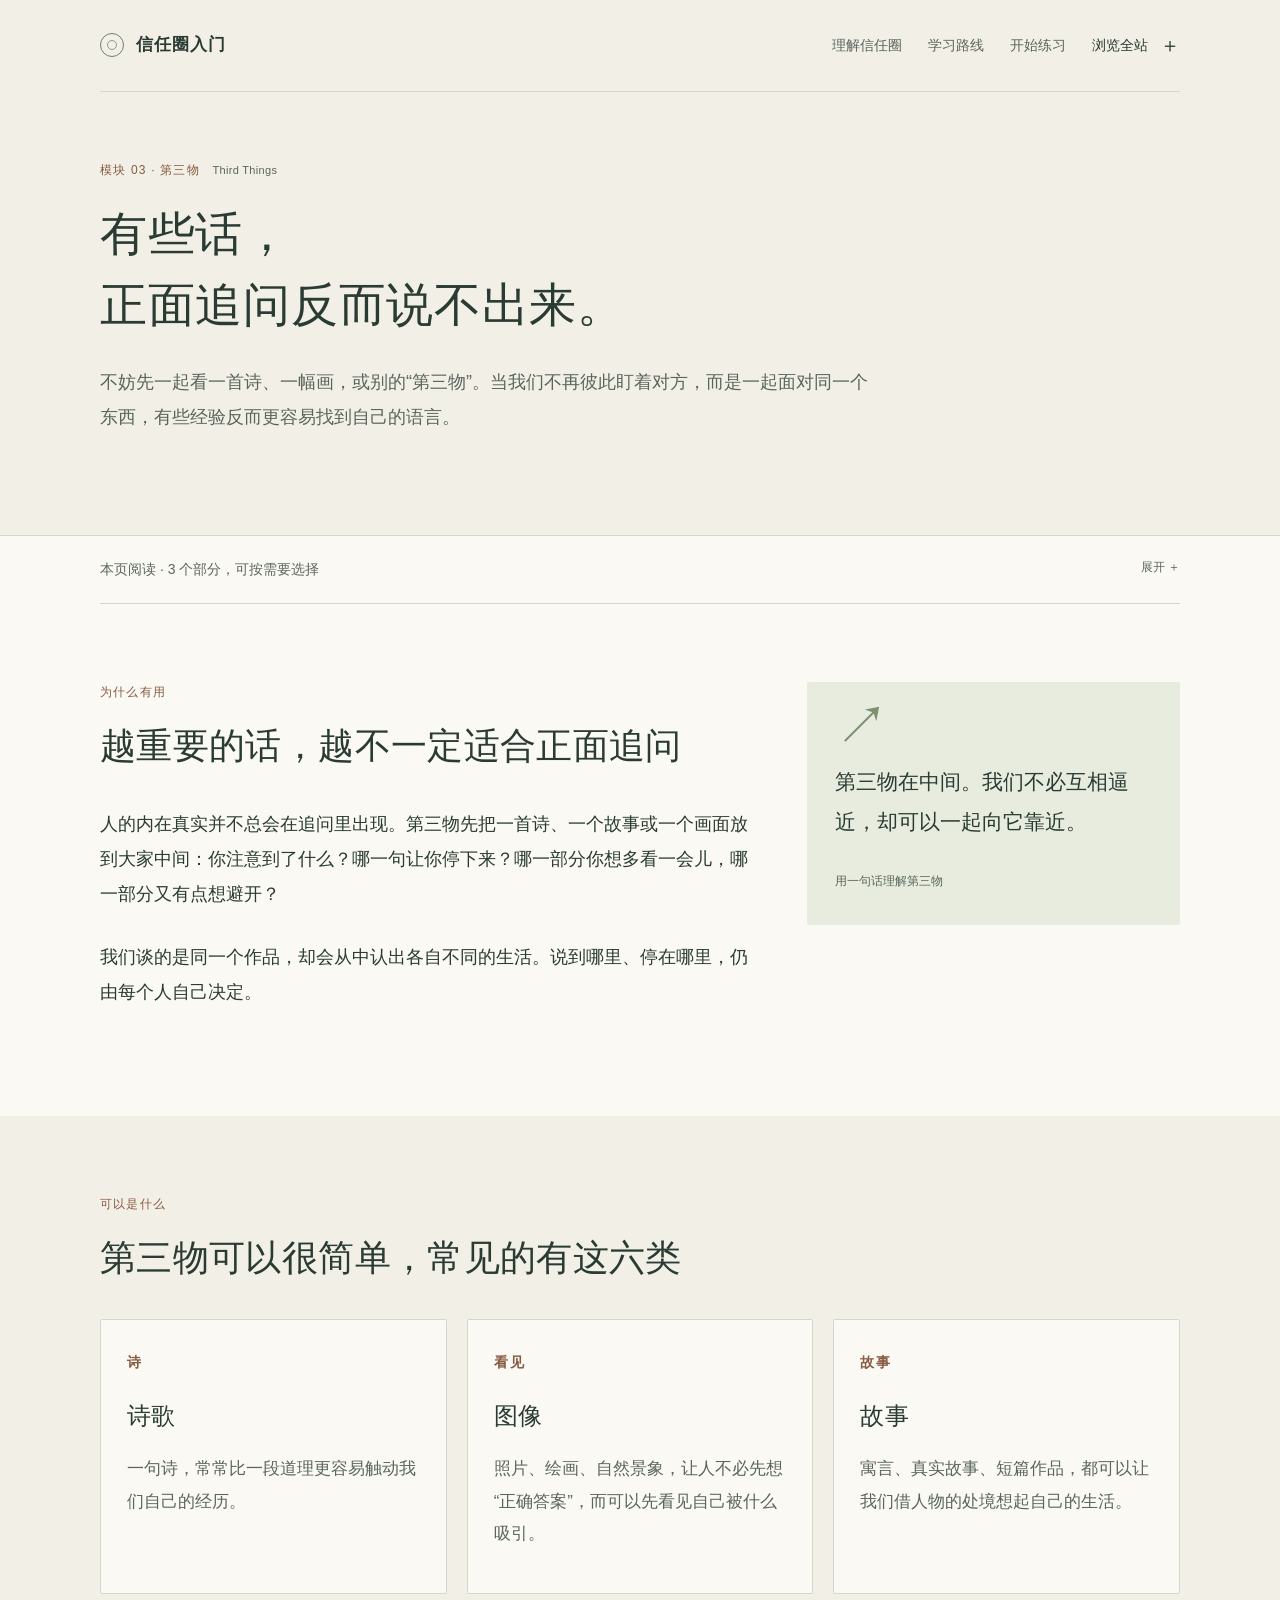
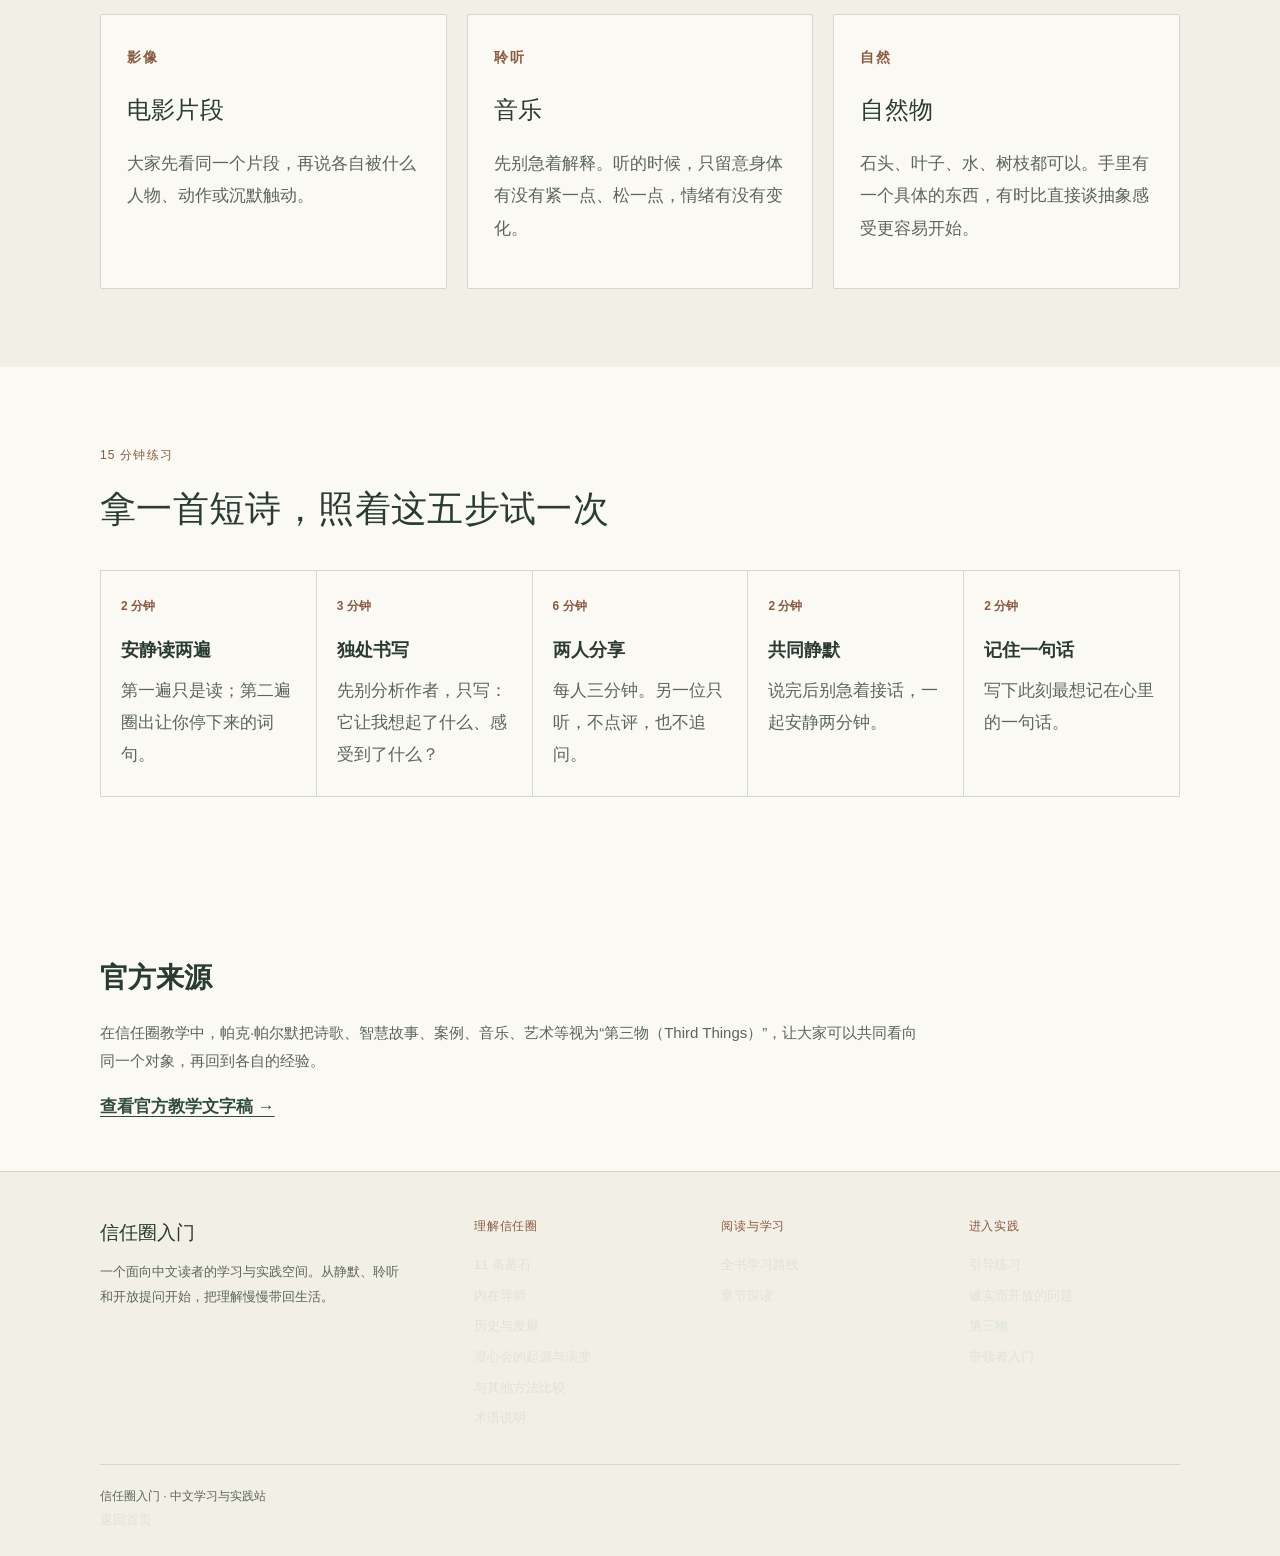
<file: third-thing.html>
<!doctype html>
<html lang="zh-CN">
<head>
  <meta charset="utf-8" />
  <meta name="viewport" content="width=device-width,initial-scale=1" />
  <title>第三物｜信任圈入门</title>
  <meta name="description" content="认识信任圈中的第三物：诗歌、故事、图像、音乐等如何成为共同中心。" />
  <link rel="stylesheet" href="styles.css" />
  <link rel="stylesheet" href="site-theme.css?v=20261009-wholeness" />
</head>
<body class="inner-page site-v2 page-third-thing">
  <a href="#main" class="site-skip">跳到正文</a>
  <header class="subhero">
    <nav class="site-nav wrap" aria-label="网站导航">
      <a class="brand" href="index.html"><span class="brand-circle" aria-hidden="true"></span>信任圈入门</a>
      <div class="site-links">
        <a href="index.html#what">理解信任圈</a>
        <a href="study.html">学习路线</a>
        <a href="guided.html">开始练习</a>
        <details class="site-menu">
          <summary><span>浏览全站</span><span aria-hidden="true">＋</span></summary>
          <div class="site-menu-panel">
            <section><h2>理解信任圈</h2><a href="touchstones.html">11 条基石</a><a href="inner-teacher.html">内在导师</a><a href="history.html">历史与发展</a><a href="clearness-history.html">澄心会的起源与演变</a><a href="comparison.html">与其他方法比较</a><a href="terminology.html">术语说明</a></section>
            <section><h2>阅读与学习</h2><a href="study.html">全书学习路线</a><a href="chapters.html">章节深读</a></section>
            <section><h2>进入实践</h2><a href="guided.html">引导练习</a><a href="questions.html">诚实而开放的问题</a><a href="third-thing.html" aria-current="page">第三物</a><a href="facilitator.html">带领者入门</a></section>
          </div>
        </details>
      </div>
    </nav>
    <div class="wrap subhero-copy">
      <div class="eyebrow">模块 03 · 第三物 <span class="en-note">Third Things</span></div>
      <h1><span class="title-line">有些话，</span><span class="title-line">正面追问反而说不出来。</span></h1>
      <p>不妨先一起看一首诗、一幅画，或别的“第三物”。当我们不再彼此盯着对方，而是一起面对同一个东西，有些经验反而更容易找到自己的语言。</p>
    </div>
  </header>

  <main id="main">
    <div class="wrap"><details class="page-guide"><summary>本页阅读 · 3 个部分，可按需要选择</summary><ol><li><a href="#reading-1">越重要的话，越不一定适合正面追问</a></li><li><a href="#reading-2">第三物可以很简单，常见的有这六类</a></li><li><a href="#reading-3">拿一首短诗，照着这五步试一次</a></li></ol></details></div>
    <section class="section wrap" id="reading-1">
      <div class="intro-grid">
        <div class="intro-copy">
          <div class="section-kicker">为什么有用</div>
          <h2>越重要的话，越不一定适合正面追问</h2>
          <p>人的内在真实并不总会在追问里出现。第三物先把一首诗、一个故事或一个画面放到大家中间：你注意到了什么？哪一句让你停下来？哪一部分你想多看一会儿，哪一部分又有点想避开？</p>
          <p>我们谈的是同一个作品，却会从中认出各自不同的生活。说到哪里、停在哪里，仍由每个人自己决定。</p>
        </div>
        <aside class="quote-card">
          <div class="quote-mark">↗</div>
          <p>第三物在中间。我们不必互相逼近，却可以一起向它靠近。</p>
          <small>用一句话理解第三物</small>
        </aside>
      </div>
    </section>

    <section class="section soft" id="reading-2">
      <div class="wrap">
        <div class="section-kicker">可以是什么</div>
        <h2>第三物可以很简单，常见的有这六类</h2>
        <div class="resource-grid">
          <article class="resource"><small>诗</small><h3>诗歌</h3><p>一句诗，常常比一段道理更容易触动我们自己的经历。</p></article>
          <article class="resource"><small>看见</small><h3>图像</h3><p>照片、绘画、自然景象，让人不必先想“正确答案”，而可以先看见自己被什么吸引。</p></article>
          <article class="resource"><small>故事</small><h3>故事</h3><p>寓言、真实故事、短篇作品，都可以让我们借人物的处境想起自己的生活。</p></article>
          <article class="resource"><small>影像</small><h3>电影片段</h3><p>大家先看同一个片段，再说各自被什么人物、动作或沉默触动。</p></article>
          <article class="resource"><small>聆听</small><h3>音乐</h3><p>先别急着解释。听的时候，只留意身体有没有紧一点、松一点，情绪有没有变化。</p></article>
          <article class="resource"><small>自然</small><h3>自然物</h3><p>石头、叶子、水、树枝都可以。手里有一个具体的东西，有时比直接谈抽象感受更容易开始。</p></article>
        </div>
      </div>
    </section>

    <section class="section wrap" id="reading-3">
      <div class="section-kicker">15 分钟练习</div>
      <h2>拿一首短诗，照着这五步试一次</h2>
      <div class="session-plan">
        <div><span>2 分钟</span><strong>安静读两遍</strong><p>第一遍只是读；第二遍圈出让你停下来的词句。</p></div>
        <div><span>3 分钟</span><strong>独处书写</strong><p>先别分析作者，只写：它让我想起了什么、感受到了什么？</p></div>
        <div><span>6 分钟</span><strong>两人分享</strong><p>每人三分钟。另一位只听，不点评，也不追问。</p></div>
        <div><span>2 分钟</span><strong>共同静默</strong><p>说完后别急着接话，一起安静两分钟。</p></div>
        <div><span>2 分钟</span><strong>记住一句话</strong><p>写下此刻最想记在心里的一句话。</p></div>
      </div>
    </section>

    <section class="section wrap source-note">
      <h3>官方来源</h3>
      <p>在信任圈教学中，帕克·帕尔默把诗歌、智慧故事、案例、音乐、艺术等视为“第三物（Third Things）”，让大家可以共同看向同一个对象，再回到各自的经验。</p>
      <a href="https://couragerenewal.org/wp-content/uploads/2022/08/Circles-of-Trust-DVD_Complete-Transcript_2007.pdf" target="_blank" rel="noreferrer">查看官方教学文字稿 →</a>
    </section>
  </main>

  <footer class="site-footer">
    <div class="wrap">
      <div class="site-footer-grid">
        <div><h2>信任圈入门</h2><p>一个面向中文读者的学习与实践空间。从静默、聆听和开放提问开始，把理解慢慢带回生活。</p></div>
        <div><h3>理解信任圈</h3><a href="touchstones.html">11 条基石</a><a href="inner-teacher.html">内在导师</a><a href="history.html">历史与发展</a><a href="clearness-history.html">澄心会的起源与演变</a><a href="comparison.html">与其他方法比较</a><a href="terminology.html">术语说明</a></div>
        <div><h3>阅读与学习</h3><a href="study.html">全书学习路线</a><a href="chapters.html">章节深读</a></div>
        <div><h3>进入实践</h3><a href="guided.html">引导练习</a><a href="questions.html">诚实而开放的问题</a><a href="third-thing.html">第三物</a><a href="facilitator.html">带领者入门</a></div>
      </div>
      <div class="site-footer-note"><div class="footer-inner">
      <div>信任圈入门 · 中文学习与实践站</div>
      <div><a href="index.html">返回首页</a></div>
    </div></div>
    </div>
  </footer>
  <script src="site-shell.js?v=20261009-wholeness"></script>
</body>
</html>
</file>
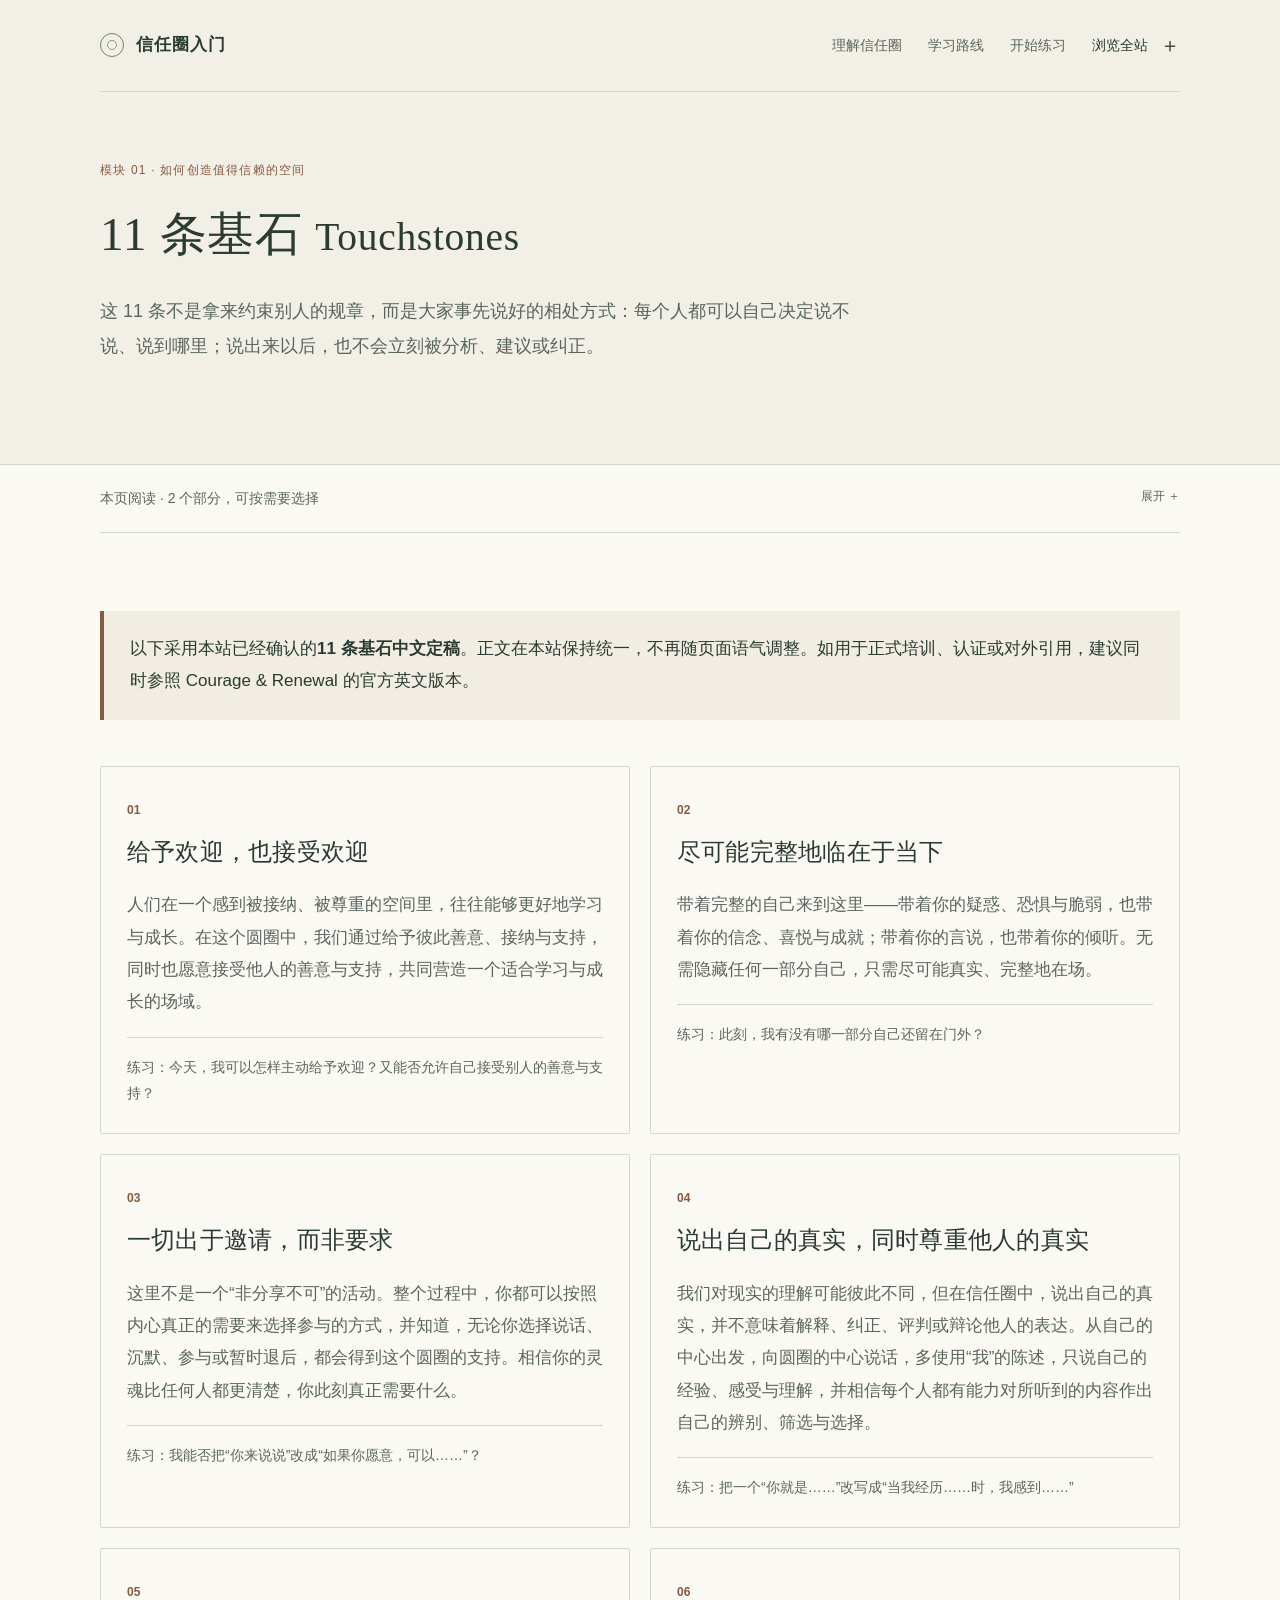
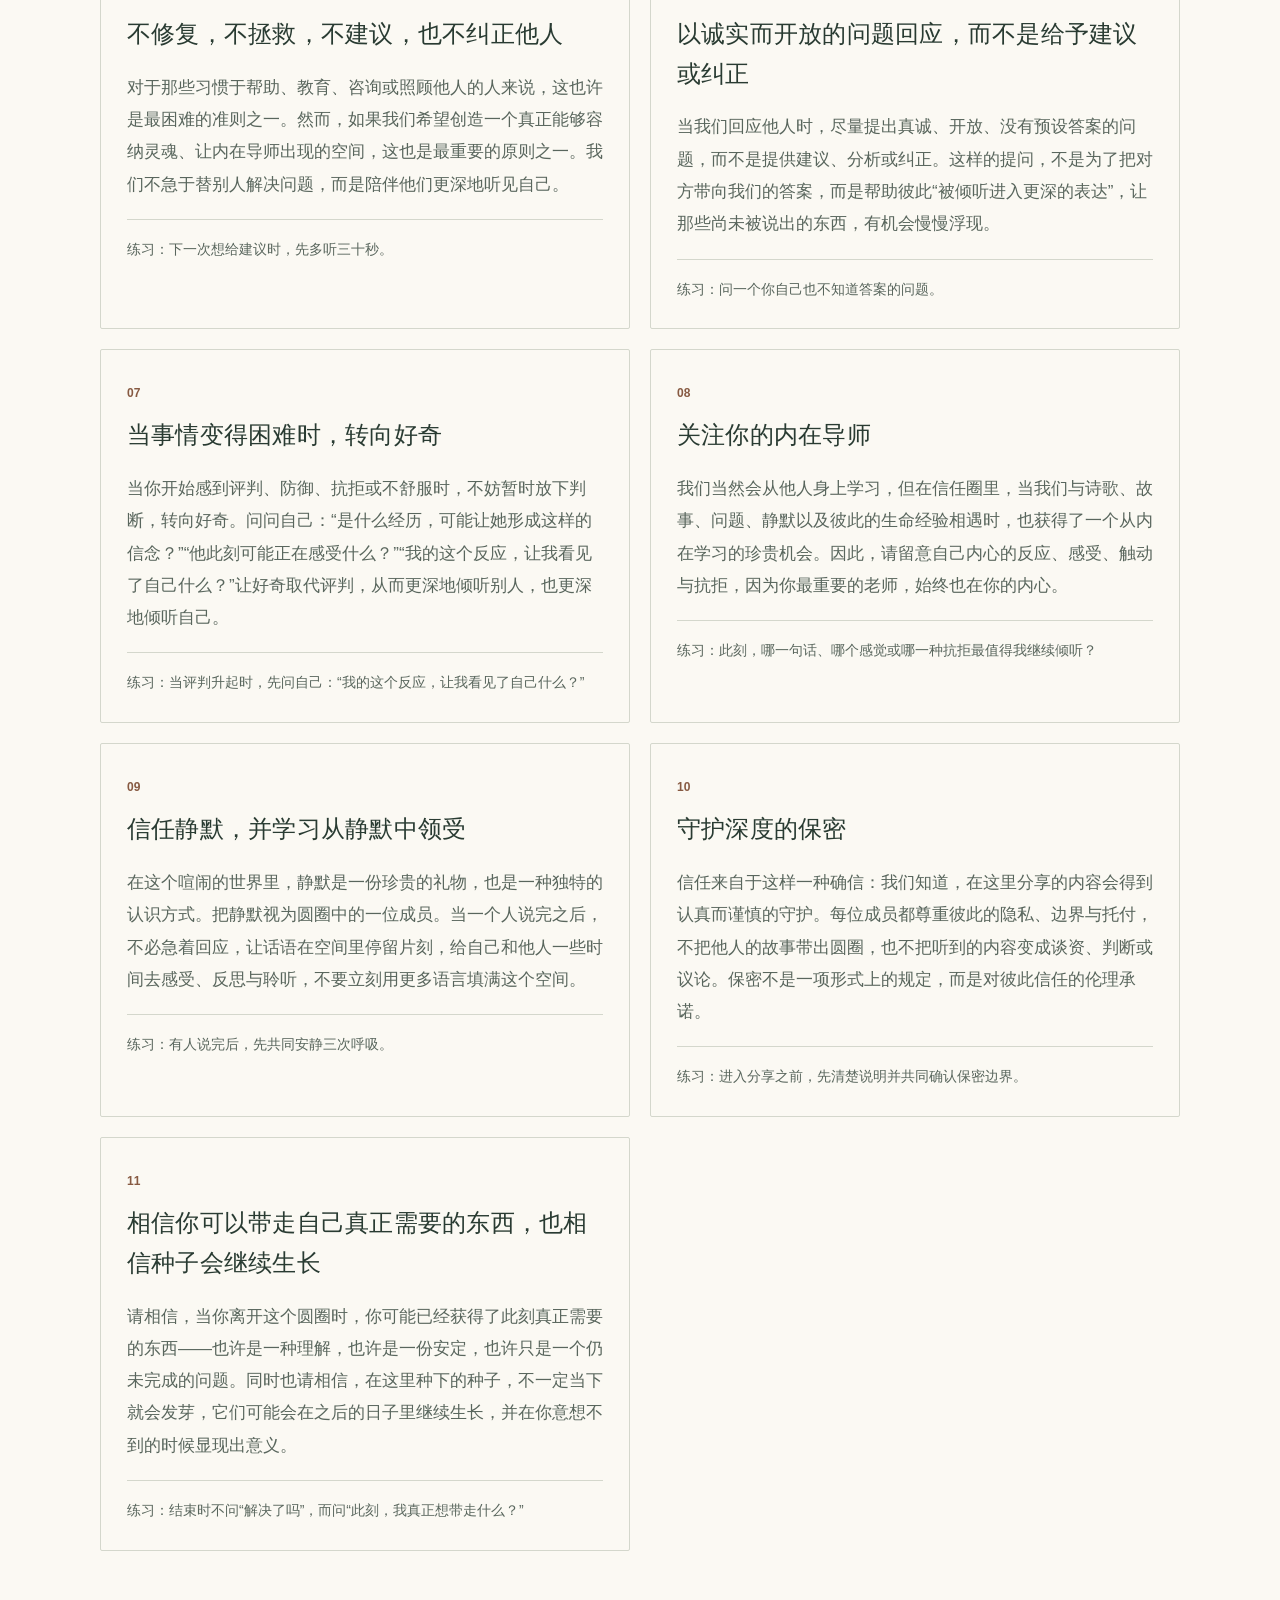
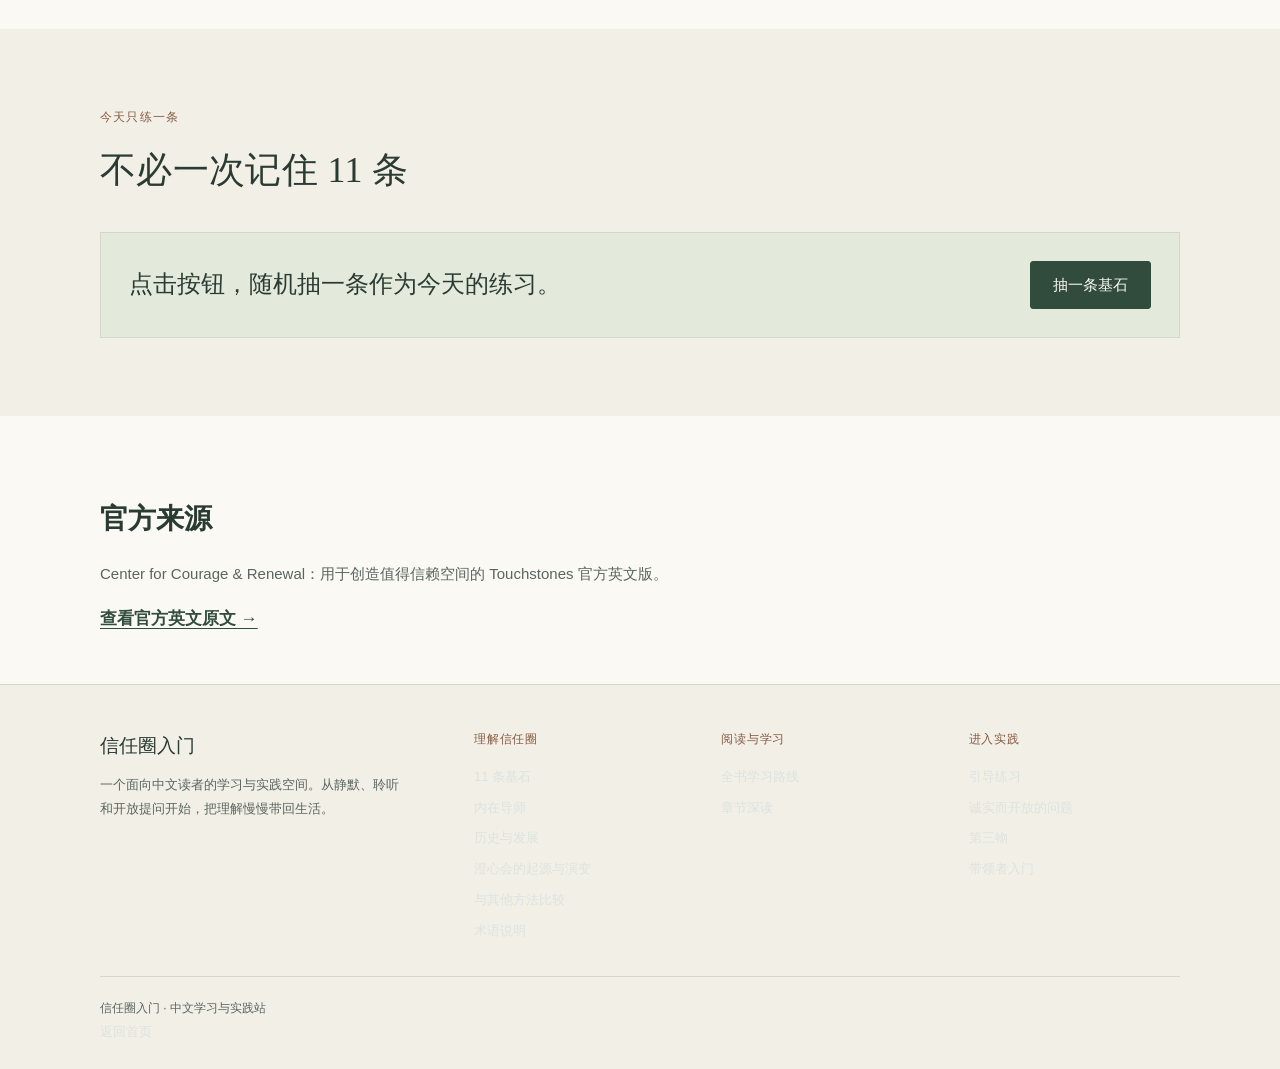
<file: touchstones.html>
<!doctype html>
<html lang="zh-CN">
<head>
  <meta charset="utf-8" />
  <meta name="viewport" content="width=device-width,initial-scale=1" />
  <title>11 条基石｜信任圈入门</title>
  <meta name="description" content="信任圈 11 条基石（Touchstones）中文定稿：帮助小组事先约定怎样相处，让每个人都能被尊重，也能放心做自己。" />
  <link rel="stylesheet" href="styles.css" />
  <link rel="stylesheet" href="site-theme.css?v=20261009-wholeness" />
</head>
<body class="inner-page site-v2 page-touchstones">
  <a href="#main" class="site-skip">跳到正文</a>
  <header class="subhero">
    <nav class="site-nav wrap" aria-label="网站导航">
      <a class="brand" href="index.html"><span class="brand-circle" aria-hidden="true"></span>信任圈入门</a>
      <div class="site-links">
        <a href="index.html#what">理解信任圈</a>
        <a href="study.html">学习路线</a>
        <a href="guided.html">开始练习</a>
        <details class="site-menu">
          <summary><span>浏览全站</span><span aria-hidden="true">＋</span></summary>
          <div class="site-menu-panel">
            <section><h2>理解信任圈</h2><a href="touchstones.html" aria-current="page">11 条基石</a><a href="inner-teacher.html">内在导师</a><a href="history.html">历史与发展</a><a href="clearness-history.html">澄心会的起源与演变</a><a href="comparison.html">与其他方法比较</a><a href="terminology.html">术语说明</a></section>
            <section><h2>阅读与学习</h2><a href="study.html">全书学习路线</a><a href="chapters.html">章节深读</a></section>
            <section><h2>进入实践</h2><a href="guided.html">引导练习</a><a href="questions.html">诚实而开放的问题</a><a href="third-thing.html">第三物</a><a href="facilitator.html">带领者入门</a></section>
          </div>
        </details>
      </div>
    </nav>
    <div class="wrap subhero-copy">
      <div class="eyebrow">模块 01 · 如何创造值得信赖的空间</div>
      <h1>11 条基石 <small>Touchstones</small></h1>
      <p>这 11 条不是拿来约束别人的规章，而是大家事先说好的相处方式：每个人都可以自己决定说不说、说到哪里；说出来以后，也不会立刻被分析、建议或纠正。</p>
    </div>
  </header>

  <main id="main">
    <div class="wrap"><details class="page-guide"><summary>本页阅读 · 2 个部分，可按需要选择</summary><ol><li><a href="#reading-1">给予欢迎，也接受欢迎</a></li><li><a href="#reading-2">不必一次记住 11 条</a></li></ol></details></div>
    <section class="section wrap" id="reading-1">
      <div class="notice">
        以下采用本站已经确认的<strong>11 条基石中文定稿</strong>。正文在本站保持统一，不再随页面语气调整。如用于正式培训、认证或对外引用，建议同时参照 Courage & Renewal 的官方英文版本。
      </div>

      <div class="touchstone-grid">
        <article class="touchstone"><span>01</span><h2>给予欢迎，也接受欢迎</h2><p>人们在一个感到被接纳、被尊重的空间里，往往能够更好地学习与成长。在这个圆圈中，我们通过给予彼此善意、接纳与支持，同时也愿意接受他人的善意与支持，共同营造一个适合学习与成长的场域。</p><em>练习：今天，我可以怎样主动给予欢迎？又能否允许自己接受别人的善意与支持？</em></article>
        <article class="touchstone"><span>02</span><h2>尽可能完整地临在于当下</h2><p>带着完整的自己来到这里——带着你的疑惑、恐惧与脆弱，也带着你的信念、喜悦与成就；带着你的言说，也带着你的倾听。无需隐藏任何一部分自己，只需尽可能真实、完整地在场。</p><em>练习：此刻，我有没有哪一部分自己还留在门外？</em></article>
        <article class="touchstone"><span>03</span><h2>一切出于邀请，而非要求</h2><p>这里不是一个“非分享不可”的活动。整个过程中，你都可以按照内心真正的需要来选择参与的方式，并知道，无论你选择说话、沉默、参与或暂时退后，都会得到这个圆圈的支持。相信你的灵魂比任何人都更清楚，你此刻真正需要什么。</p><em>练习：我能否把“你来说说”改成“如果你愿意，可以……”？</em></article>
        <article class="touchstone"><span>04</span><h2>说出自己的真实，同时尊重他人的真实</h2><p>我们对现实的理解可能彼此不同，但在信任圈中，说出自己的真实，并不意味着解释、纠正、评判或辩论他人的表达。从自己的中心出发，向圆圈的中心说话，多使用“我”的陈述，只说自己的经验、感受与理解，并相信每个人都有能力对所听到的内容作出自己的辨别、筛选与选择。</p><em>练习：把一个“你就是……”改写成“当我经历……时，我感到……”</em></article>
        <article class="touchstone"><span>05</span><h2>不修复，不拯救，不建议，也不纠正他人</h2><p>对于那些习惯于帮助、教育、咨询或照顾他人的人来说，这也许是最困难的准则之一。然而，如果我们希望创造一个真正能够容纳灵魂、让内在导师出现的空间，这也是最重要的原则之一。我们不急于替别人解决问题，而是陪伴他们更深地听见自己。</p><em>练习：下一次想给建议时，先多听三十秒。</em></article>
        <article class="touchstone"><span>06</span><h2>以诚实而开放的问题回应，而不是给予建议或纠正</h2><p>当我们回应他人时，尽量提出真诚、开放、没有预设答案的问题，而不是提供建议、分析或纠正。这样的提问，不是为了把对方带向我们的答案，而是帮助彼此“被倾听进入更深的表达”，让那些尚未被说出的东西，有机会慢慢浮现。</p><em>练习：问一个你自己也不知道答案的问题。</em></article>
        <article class="touchstone"><span>07</span><h2>当事情变得困难时，转向好奇</h2><p>当你开始感到评判、防御、抗拒或不舒服时，不妨暂时放下判断，转向好奇。问问自己：“是什么经历，可能让她形成这样的信念？”“他此刻可能正在感受什么？”“我的这个反应，让我看见了自己什么？”让好奇取代评判，从而更深地倾听别人，也更深地倾听自己。</p><em>练习：当评判升起时，先问自己：“我的这个反应，让我看见了自己什么？”</em></article>
        <article class="touchstone"><span>08</span><h2>关注你的内在导师</h2><p>我们当然会从他人身上学习，但在信任圈里，当我们与诗歌、故事、问题、静默以及彼此的生命经验相遇时，也获得了一个从内在学习的珍贵机会。因此，请留意自己内心的反应、感受、触动与抗拒，因为你最重要的老师，始终也在你的内心。</p><em>练习：此刻，哪一句话、哪个感觉或哪一种抗拒最值得我继续倾听？</em></article>
        <article class="touchstone"><span>09</span><h2>信任静默，并学习从静默中领受</h2><p>在这个喧闹的世界里，静默是一份珍贵的礼物，也是一种独特的认识方式。把静默视为圆圈中的一位成员。当一个人说完之后，不必急着回应，让话语在空间里停留片刻，给自己和他人一些时间去感受、反思与聆听，不要立刻用更多语言填满这个空间。</p><em>练习：有人说完后，先共同安静三次呼吸。</em></article>
        <article class="touchstone"><span>10</span><h2>守护深度的保密</h2><p>信任来自于这样一种确信：我们知道，在这里分享的内容会得到认真而谨慎的守护。每位成员都尊重彼此的隐私、边界与托付，不把他人的故事带出圆圈，也不把听到的内容变成谈资、判断或议论。保密不是一项形式上的规定，而是对彼此信任的伦理承诺。</p><em>练习：进入分享之前，先清楚说明并共同确认保密边界。</em></article>
        <article class="touchstone"><span>11</span><h2>相信你可以带走自己真正需要的东西，也相信种子会继续生长</h2><p>请相信，当你离开这个圆圈时，你可能已经获得了此刻真正需要的东西——也许是一种理解，也许是一份安定，也许只是一个仍未完成的问题。同时也请相信，在这里种下的种子，不一定当下就会发芽，它们可能会在之后的日子里继续生长，并在你意想不到的时候显现出意义。</p><em>练习：结束时不问“解决了吗”，而问“此刻，我真正想带走什么？”</em></article>
      </div>
    </section>

    <section class="section soft" id="reading-2">
      <div class="wrap">
        <div class="section-kicker">今天只练一条</div>
        <h2>不必一次记住 11 条</h2>
        <div class="practice-random">
          <div id="touchstonePick">点击按钮，随机抽一条作为今天的练习。</div>
          <button class="btn primary" id="pickTouchstone">抽一条基石</button>
        </div>
      </div>
    </section>

    <section class="section wrap source-note">
      <h3>官方来源</h3>
      <p>Center for Courage & Renewal：用于创造值得信赖空间的 Touchstones 官方英文版。</p>
      <a href="https://couragerenewal.org/library/courage-renewal-touchstones/" target="_blank" rel="noreferrer">查看官方英文原文 →</a>
    </section>
  </main>
  <script>
    const items = [
      "给予欢迎，也接受欢迎",
      "尽可能完整地临在于当下",
      "一切出于邀请，而非要求",
      "说出自己的真实，同时尊重他人的真实",
      "不修复，不拯救，不建议，也不纠正他人",
      "以诚实而开放的问题回应，而不是给予建议或纠正",
      "当事情变得困难时，转向好奇",
      "关注你的内在导师",
      "信任静默，并学习从静默中领受",
      "守护深度的保密",
      "相信你可以带走自己真正需要的东西，也相信种子会继续生长"
    ];
    document.getElementById("pickTouchstone").addEventListener("click", () => {
      const value = items[Math.floor(Math.random() * items.length)];
      document.getElementById("touchstonePick").textContent = "今天练习：" + value;
    });
  </script>

  <footer class="site-footer">
    <div class="wrap">
      <div class="site-footer-grid">
        <div><h2>信任圈入门</h2><p>一个面向中文读者的学习与实践空间。从静默、聆听和开放提问开始，把理解慢慢带回生活。</p></div>
        <div><h3>理解信任圈</h3><a href="touchstones.html">11 条基石</a><a href="inner-teacher.html">内在导师</a><a href="history.html">历史与发展</a><a href="clearness-history.html">澄心会的起源与演变</a><a href="comparison.html">与其他方法比较</a><a href="terminology.html">术语说明</a></div>
        <div><h3>阅读与学习</h3><a href="study.html">全书学习路线</a><a href="chapters.html">章节深读</a></div>
        <div><h3>进入实践</h3><a href="guided.html">引导练习</a><a href="questions.html">诚实而开放的问题</a><a href="third-thing.html">第三物</a><a href="facilitator.html">带领者入门</a></div>
      </div>
      <div class="site-footer-note"><div class="footer-inner">
      <div>信任圈入门 · 中文学习与实践站</div>
      <div><a href="index.html">返回首页</a></div>
    </div></div>
    </div>
  </footer>
  <script src="site-shell.js?v=20261009-wholeness"></script>
</body>
</html>
</file>
<file: styles.css>
:root{
  --ink:#24312b;
  --muted:#6d776f;
  --paper:#f5f1e8;
  --white:#fffdf8;
  --sage:#aeb9a5;
  --deep:#344b40;
  --rust:#a76748;
  --line:#d9d4c9;
}
*{box-sizing:border-box}
html{scroll-behavior:smooth}
body{
  margin:0;
  font-family:-apple-system,BlinkMacSystemFont,"PingFang SC","Noto Sans CJK SC","Microsoft YaHei",sans-serif;
  color:var(--ink);
  background:var(--white);
  line-height:1.75;
}
.wrap{width:min(1120px,calc(100% - 40px));margin:auto}
.hero{
  min-height:92vh;
  background:
    radial-gradient(circle at 78% 20%,rgba(255,255,255,.36),transparent 24%),
    linear-gradient(135deg,#c8d0c0 0%,#aebaa7 38%,#7f9485 100%);
  position:relative;
  overflow:hidden;
}
.hero-listening{
  position:absolute;
  z-index:1;
  top:72px;
  right:max(calc((100vw - 1120px)/2 - 140px),-120px);
  width:min(51vw,700px);
  aspect-ratio:1;
  pointer-events:none;
  opacity:.78;
}
.listening-field{display:block;width:100%;height:100%;overflow:visible}
.listening-ring{
  fill:none;
  stroke:rgba(255,253,248,.24);
  stroke-width:1.15;
  transform-box:fill-box;
  transform-origin:center;
}
.ring-a{animation:fieldBreath 14s ease-in-out infinite}
.ring-b{stroke:rgba(255,253,248,.16);animation:fieldBreath 11s ease-in-out -4s infinite reverse}
.ring-c{stroke:rgba(255,253,248,.12);stroke-dasharray:2 9;animation:fieldBreath 9s ease-in-out -2s infinite}
.community-node{
  fill:rgba(36,49,43,.52);
  stroke:rgba(255,253,248,.44);
  stroke-width:1;
  transform-box:fill-box;
  transform-origin:center;
}
.node-a,.node-d,.node-f{animation:nodeDriftA 16s ease-in-out infinite}
.node-b,.node-e{animation:nodeDriftB 19s ease-in-out -5s infinite}
.node-c,.node-g{animation:nodeDriftC 17s ease-in-out -8s infinite}
.inner-aura{
  transform-box:fill-box;
  transform-origin:center;
  animation:innerBreath 10s ease-in-out infinite;
}
.ripple{
  fill:none;
  stroke:rgba(248,232,164,.86);
  stroke-width:2.1;
  transform-box:fill-box;
  transform-origin:center;
  opacity:.24;
  filter:drop-shadow(0 0 3px rgba(248,232,164,.34));
}
.ripple-1{animation:gentleRipple 10.8s ease-out infinite}
.ripple-2{animation:gentleRipple 10.8s ease-out 2.1s infinite}
.ripple-3{animation:gentleRipple 10.8s ease-out 4.2s infinite}
.inner-seed{
  fill:rgba(246,237,190,.72);
  stroke:rgba(255,253,248,.55);
  stroke-width:.8;
  transform-box:fill-box;
  transform-origin:center;
  animation:seedPulse 7s ease-in-out infinite;
}
.listening-wave{
  fill:none;
  stroke:url(#listeningWave);
  stroke-width:1.3;
  stroke-linecap:round;
  stroke-dasharray:5 12;
  opacity:0;
}
.wave-a{animation:waveArrive 15s ease-in-out infinite}
.wave-b{animation:waveArrive 18s ease-in-out -6s infinite}
.wave-c{animation:waveArrive 20s ease-in-out -11s infinite}
@keyframes fieldBreath{
  0%,100%{transform:scale(.988);opacity:.58}
  50%{transform:scale(1.018);opacity:1}
}
@keyframes innerBreath{
  0%,100%{transform:scale(.94);opacity:.28}
  50%{transform:scale(1.06);opacity:.48}
}
@keyframes seedPulse{
  0%,100%{transform:scale(.9);opacity:.72}
  50%{transform:scale(1.18);opacity:1}
}
@keyframes gentleRipple{
  0%{transform:scale(.88);opacity:.18}
  18%{opacity:.46}
  44%{opacity:.82}
  72%{opacity:.42}
  100%{transform:scale(1.28);opacity:.14}
}
@keyframes nodeDriftA{
  0%,100%{transform:translate(0,0);opacity:.48}
  50%{transform:translate(8px,-10px);opacity:.8}
}
@keyframes nodeDriftB{
  0%,100%{transform:translate(0,0);opacity:.42}
  50%{transform:translate(-10px,7px);opacity:.72}
}
@keyframes nodeDriftC{
  0%,100%{transform:translate(0,0);opacity:.45}
  50%{transform:translate(7px,10px);opacity:.76}
}
@keyframes waveArrive{
  0%,18%,100%{opacity:0;stroke-dashoffset:70}
  40%{opacity:.08}
  54%{opacity:.38;stroke-dashoffset:0}
  70%{opacity:.07}
}
.nav{display:flex;justify-content:space-between;align-items:center;padding:28px 0;position:relative;z-index:2}
.brand{font-weight:700;letter-spacing:.08em}
.nav-links{display:flex;gap:28px}
.nav a{color:var(--ink);text-decoration:none;font-size:14px}
.hero-inner{padding:8vh 0 11vh;position:relative;z-index:2}
.eyebrow,.section-kicker{font-size:12px;letter-spacing:.18em;font-weight:700;color:var(--deep);text-transform:uppercase}
.hero h1{font-family:"Songti SC","STSong","Noto Serif CJK SC",serif;font-size:clamp(44px,5.4vw,68px);line-height:1.26;letter-spacing:-.025em;margin:22px 0 26px;max-width:16em;font-weight:600;text-wrap:pretty}
.lead{font-size:18px;max-width:720px;color:#314039;text-wrap:pretty}
.hero-actions{display:flex;gap:12px;margin-top:34px}
.btn{display:inline-flex;align-items:center;justify-content:center;border-radius:999px;padding:13px 23px;border:1px solid transparent;text-decoration:none;font-size:15px;cursor:pointer}
.primary{background:var(--ink);color:white}
.ghost{background:rgba(255,255,255,.28);border-color:rgba(36,49,43,.28);color:var(--ink)}
.hero-note{margin-top:16px;font-size:13px;color:#4f5d55}
.section{padding:110px 0}
.section h2{font-family:"Songti SC","STSong",serif;font-size:clamp(32px,3.7vw,46px);line-height:1.42;margin:18px 0 40px;font-weight:600;letter-spacing:-.015em;max-width:26em;text-wrap:pretty}
.intro-grid{display:grid;grid-template-columns:1.5fr .8fr;gap:70px;align-items:start}
.intro-copy{font-size:19px}.intro-copy p{margin-top:0;margin-bottom:28px}
.quote-card{background:var(--paper);padding:34px;border-radius:4px}
.quote-mark{font-family:Georgia,serif;font-size:70px;line-height:.6;color:var(--rust)}
.quote-card p{font-family:"Songti SC","STSong",serif;font-size:22px;line-height:1.6}
.quote-card small{color:var(--muted)}
.soft{background:var(--paper)}
.cards{display:grid;gap:20px}.cards.three{grid-template-columns:repeat(3,1fr)}
.card{background:rgba(255,255,255,.55);padding:28px;border-top:3px solid var(--deep)}
.card .num{font-size:12px;color:var(--rust);font-weight:700}
.card h3{font-size:22px;line-height:1.45;margin:18px 0 10px}.card p{color:var(--muted)}
.timeline{display:grid;grid-template-columns:repeat(5,1fr);gap:10px;margin-bottom:26px}
.step{background:white;border:1px solid var(--line);padding:18px;text-align:left;display:flex;gap:12px;cursor:pointer;min-height:92px}
.step span{width:26px;height:26px;border-radius:50%;background:var(--paper);display:grid;place-items:center;font-size:12px;flex:0 0 auto}
.step strong{display:block}.step small{display:block;color:var(--muted);margin-top:4px}
.step.active{background:var(--deep);color:white;border-color:var(--deep)}
.step.active small{color:#d8e0da}
.lesson{background:#f7f4ec;border-left:4px solid var(--rust);padding:34px 38px}
.lesson-label{font-size:12px;letter-spacing:.12em;color:var(--rust);font-weight:700}
.lesson h3{font-family:"Songti SC",serif;font-size:28px;margin:10px 0}.lesson p{max-width:780px}
.prompt{margin-top:22px;padding-top:18px;border-top:1px solid var(--line)}
.prompt span{display:inline-block;background:var(--rust);color:white;font-size:12px;padding:2px 8px;margin-right:9px}
.practice{background:var(--deep);color:white}
.practice-grid{display:grid;grid-template-columns:.9fr 1.1fr;gap:70px;align-items:start}
.section-kicker.light{color:#d9e3dc}
.practice p{color:#d4ddd7;font-size:18px}
.practice-box{background:#fffdf8;color:var(--ink);padding:34px}
.question{font-family:"Songti SC",serif;font-size:30px;line-height:1.5;margin-bottom:24px}
.light-btn{border-color:var(--line);background:var(--paper);color:var(--ink)}
.timer{font-size:56px;font-variant-numeric:tabular-nums;margin:22px 0 10px}
textarea{width:100%;min-height:130px;border:1px solid var(--line);padding:14px;background:#fff;resize:vertical;font:inherit}
.dyad{display:grid;grid-template-columns:1fr 120px 1fr;align-items:stretch}
.dyad-side{border:1px solid var(--line);padding:28px}.dyad-center{background:var(--paper);display:grid;place-items:center;text-align:center;font-size:14px}
.questions{margin-top:36px;background:var(--paper);padding:28px 32px}.questions li{margin:12px 0}
.agreements{border-top:1px solid var(--line)}
.agreements>div{display:grid;grid-template-columns:60px 1fr;gap:16px;padding:20px 0;border-bottom:1px solid var(--line)}
.agreements span{color:var(--rust);font-size:12px;font-weight:700}.agreements p{margin:0}
.resource-grid{display:grid;grid-template-columns:repeat(3,1fr);gap:18px}
.resource{border:1px solid var(--line);padding:28px;min-height:220px}
.resource small{color:var(--rust);letter-spacing:.14em;font-weight:700}
.resource h3{font-family:"Songti SC",serif;font-size:28px;margin:18px 0 10px}.resource p{color:var(--muted)}
.closing{padding:110px 0;background:#b9c3b4}
.closing p{font-size:16px}.closing h2{font-family:"Songti SC",serif;font-size:clamp(34px,4vw,48px);line-height:1.45;margin:12px 0 34px;font-weight:600;max-width:26em;text-wrap:pretty}
footer{padding:26px 0;background:var(--ink);color:#cdd5d0;font-size:13px}
.footer-inner{display:flex;justify-content:space-between}
.pause-overlay{position:fixed;inset:0;background:rgba(28,40,34,.96);z-index:50;display:none;place-items:center;color:white}
.pause-overlay.show{display:grid}.pause-inner{text-align:center}.breath-circle{width:120px;height:120px;border-radius:50%;border:1px solid rgba(255,255,255,.5);margin:auto;animation:breathe 8s ease-in-out infinite}
@keyframes breathe{0%,100%{transform:scale(.72);opacity:.5}50%{transform:scale(1.18);opacity:1}}
.pause-time{font-size:64px;margin-top:28px}.pause-inner p{color:#d9e2dc}.pause-inner button{background:none;border:0;color:white;text-decoration:underline;cursor:pointer}

.brand{text-decoration:none;color:inherit}
.title-line{display:block;max-width:100%}
@media(min-width:1100px){
  h1 .title-line,h2 .title-line{width:max-content;white-space:nowrap}
}
@media(min-width:781px) and (max-width:1099px){
  .hero h1{font-size:54px}
  .subhero h1{font-size:50px}
  .section h2{font-size:40px}
  .closing h2{font-size:42px}
}
@media(min-width:781px) and (max-width:1050px){
  .practice-grid{grid-template-columns:1fr;gap:40px}
}
.module-grid{display:grid;grid-template-columns:repeat(2,1fr);gap:18px}
.module-card{display:block;background:rgba(255,255,255,.7);border:1px solid var(--line);padding:28px;color:var(--ink);text-decoration:none;transition:transform .2s ease,border-color .2s ease}
.module-card:hover{transform:translateY(-3px);border-color:var(--deep)}
.module-card span{display:block;color:var(--rust);font-size:12px;font-weight:700}
.module-card small{display:block;letter-spacing:.12em;color:var(--muted);margin-top:16px}
.module-card h3{font-family:"Songti SC",serif;font-size:28px;margin:9px 0}
.module-card p{color:var(--muted);margin-bottom:24px}
.module-card b{font-size:13px}
.study-feature-card{grid-column:1/-1;background:var(--deep);color:white;border-color:var(--deep)}
.study-feature-card small,.study-feature-card p{color:#d8e2dc}
.study-feature-card span{color:#e0c2a4}
.study-feature-card b{color:white}

.subhero{background:linear-gradient(135deg,#d8ded2,#a9b7a9);min-height:58vh}
.subhero-copy{padding:8vh 0 10vh}
.subhero h1{font-family:"Songti SC","STSong",serif;font-size:clamp(40px,5vw,62px);line-height:1.3;letter-spacing:-.02em;margin:18px 0 26px;max-width:18em;font-weight:600;text-wrap:pretty}
.subhero-copy>p{max-width:760px;font-size:18px;color:#34433b;text-wrap:pretty}
.inner-page .nav{padding:24px 0}
.inner-page footer a{color:#dce3df}
.notice{background:#f2ede2;border-left:4px solid var(--rust);padding:22px 26px;margin-bottom:46px}
.touchstone-grid{display:grid;grid-template-columns:repeat(2,1fr);gap:18px}
.touchstone{border:1px solid var(--line);padding:28px;background:#fff}
.touchstone span{font-size:12px;color:var(--rust);font-weight:700}
.touchstone h2{font-family:"Songti SC",serif;font-size:28px!important;line-height:1.48!important;margin:10px 0 12px!important;letter-spacing:-.015em!important}
.touchstone p{color:var(--muted)}
.touchstone em{display:block;margin-top:18px;padding-top:16px;border-top:1px solid var(--line);font-style:normal;font-size:14px}
.practice-random{background:white;border:1px solid var(--line);padding:32px;display:flex;justify-content:space-between;gap:24px;align-items:center}
.practice-random>div{font-family:"Songti SC",serif;font-size:25px}
.source-note{padding-top:65px;padding-bottom:65px}
.source-note h3{font-family:"Songti SC",serif;font-size:28px;margin-bottom:8px}
.source-note p{color:var(--muted);max-width:760px}
.source-note a{color:var(--deep);font-weight:700}

.compare-table{border-top:1px solid var(--line)}
.compare-row{display:grid;grid-template-columns:1fr 1fr;border-bottom:1px solid var(--line)}
.compare-row>*{padding:20px 24px}
.compare-row>*+*{border-left:1px solid var(--line)}
.compare-row.head{background:var(--deep);color:white}
.mini-label{font-size:12px;letter-spacing:.12em;color:var(--muted);font-weight:700;margin-bottom:14px}

.session-plan{display:grid;grid-template-columns:repeat(5,1fr);border-top:1px solid var(--line);border-left:1px solid var(--line)}
.session-plan.large{grid-template-columns:repeat(4,1fr)}
.session-plan>div{padding:24px;border-right:1px solid var(--line);border-bottom:1px solid var(--line)}
.session-plan span{display:block;font-size:12px;color:var(--rust);font-weight:700;margin-bottom:15px}
.session-plan strong{display:block;font-size:18px;margin-bottom:8px}
.session-plan p{margin:0;color:var(--muted)}
.en-note{opacity:.58;font-weight:500;letter-spacing:.06em;margin-left:.35em}
.original-title{display:block;margin-top:5px;color:var(--muted);font-size:11px;font-weight:500;letter-spacing:.02em;line-height:1.45}
h2 .original-title,h3 .original-title{font-family:inherit}

/* Terminology guide */
.term-grid{display:grid;grid-template-columns:repeat(2,1fr);gap:14px}
.term-grid.compact{grid-template-columns:repeat(3,1fr)}
.term-card{background:white;border:1px solid var(--line);padding:24px}
.term-card>span{display:block;font-size:11px;letter-spacing:.12em;color:var(--rust);font-weight:700;margin-bottom:8px}
.term-card h3{font-family:"Songti SC",serif;font-size:27px;line-height:1.35;margin:0 0 10px}
.term-card p{margin:0;color:var(--muted);line-height:1.75}
.term-list{display:grid;gap:10px}
.term-list article{display:grid;grid-template-columns:220px 1fr;gap:24px;align-items:start;background:white;border:1px solid var(--line);padding:20px 22px}
.term-list b{display:block;font-family:"Songti SC",serif;font-size:24px}
.term-list small{display:block;color:var(--rust);margin-top:4px}
.term-list p{margin:0;color:var(--muted);line-height:1.75}

/* Interactive Circle */
.circle-lab{background:#2f443a;color:white}
.circle-lab h2{color:white}
.circle-experience{display:grid;grid-template-columns:minmax(0,1.2fr) minmax(320px,.8fr);gap:56px;align-items:center}
.trust-orbit{min-width:0}
.trust-orbit svg{display:block;width:100%;height:auto;max-width:620px;margin:auto;overflow:visible}
.orbit-ring{fill:none;stroke:rgba(255,255,255,.16);stroke-width:1.2}
.ring-inner{stroke-dasharray:4 9}
.orbit-center{fill:#f4f0e6;stroke:rgba(255,255,255,.35);stroke-width:1}
.orbit-center-title{font-family:"Songti SC",serif;font-size:27px;fill:#24312b}
.orbit-center-sub{font-size:13px;letter-spacing:.12em;fill:#6d776f}
.orbit-node circle{fill:#425d50;stroke:rgba(255,255,255,.42);stroke-width:1.3;transition:fill .25s ease,transform .25s ease}
.orbit-node text{fill:white;font-size:13px;font-weight:700;pointer-events:none}
.orbit-node{cursor:pointer;outline:none}
.orbit-node:hover circle,.orbit-node:focus circle{fill:#6f8778}
.orbit-node.active circle{fill:#c7a98a;stroke:#fff}
.orbit-node.active text{fill:#24312b}
.orbit-detail{background:#fffdf8;color:var(--ink);padding:34px}
.orbit-detail-number{font-size:12px;letter-spacing:.14em;color:var(--rust);font-weight:700}
.orbit-detail h3{font-family:"Songti SC",serif;font-size:34px;line-height:1.35;margin:12px 0 16px}
.orbit-detail>p{color:var(--muted);font-size:17px}
.orbit-practice{margin-top:24px;padding:18px 0 0;border-top:1px solid var(--line)}
.orbit-practice span{font-size:12px;letter-spacing:.12em;color:var(--rust);font-weight:700}
.orbit-practice p{font-size:17px;margin:8px 0 0}
.orbit-actions{display:flex;gap:10px;flex-wrap:wrap;margin-top:28px}
.orbit-prev,.orbit-next,.lab-secondary{background:transparent;border-color:var(--line);color:var(--ink)}
@media (prefers-reduced-motion:no-preference){
  .orbit-ring{transform-origin:310px 310px}
  .ring-outer{animation:orbitTurn 50s linear infinite}
  .ring-inner{animation:orbitTurn 34s linear infinite reverse}
  @keyframes orbitTurn{to{transform:rotate(360deg)}}
}

/* Practice Lab */
.interaction-lab{background:#f8f5ee}
.lab-grid{display:grid;grid-template-columns:repeat(3,1fr);gap:18px;align-items:stretch}
.lab-card{background:white;border:1px solid var(--line);padding:28px;min-width:0}
.lab-card h3{font-family:"Songti SC",serif;font-size:28px;line-height:1.35;margin:10px 0}
.lab-meta{font-size:11px;letter-spacing:.14em;color:var(--rust);font-weight:700}
.lab-intro{color:var(--muted);min-height:58px}
.quiz-source{font-family:"Songti SC",serif;font-size:22px;line-height:1.5;padding:18px;background:var(--paper);margin:20px 0}
.quiz-options{display:grid;gap:10px}
.quiz-option{width:100%;text-align:left;border:1px solid var(--line);background:white;padding:13px 14px;font:inherit;line-height:1.45;cursor:pointer}
.quiz-option:hover,.quiz-option:focus{border-color:var(--deep)}
.quiz-option.correct{background:#edf3ee;border-color:#72917d}
.quiz-option.wrong{background:#f7ece7;border-color:#b5836b}
.quiz-feedback{min-height:60px;margin:15px 0;color:var(--muted);font-size:14px}
.thirdthing-stage{min-height:252px;background:var(--deep);color:white;padding:26px;display:flex;flex-direction:column;justify-content:center;margin:20px 0;transition:transform .35s ease,opacity .35s ease}
.thirdthing-stage.flip{transform:rotateY(8deg) scale(.98);opacity:.35}
.thirdthing-symbol{font-size:42px;line-height:1;margin-bottom:18px}
.thirdthing-stage strong{font-family:"Songti SC",serif;font-size:30px}
.thirdthing-stage p{color:#d8e2dc;margin-bottom:0}
.dyad-progress{display:grid;grid-template-columns:repeat(4,1fr);gap:6px;margin:24px 0 18px}
.dyad-progress span{height:5px;background:#e6e1d7}
.dyad-progress span.active{background:var(--rust)}
.dyad-stage-label{font-size:12px;letter-spacing:.12em;color:var(--rust);font-weight:700}
.dyad-clock{font-size:58px;line-height:1.1;font-variant-numeric:tabular-nums;margin:10px 0 14px}
.dyad-instruction{min-height:78px;color:var(--muted)}
.dyad-controls{display:flex;gap:8px;flex-wrap:wrap}

/* Motion accents */
.hero .eyebrow,.hero h1,.hero .lead,.hero-actions{animation:heroReveal .8s ease both}
.hero h1{animation-delay:.08s}.hero .lead{animation-delay:.16s}.hero-actions{animation-delay:.24s}
@keyframes heroReveal{from{opacity:0;transform:translateY(14px)}to{opacity:1;transform:none}}
@media (prefers-reduced-motion:reduce){
  *,*::before,*::after{scroll-behavior:auto!important;animation-duration:.001ms!important;animation-iteration-count:1!important;transition-duration:.001ms!important}
}
@media(max-width:1050px){
  .hero-listening{
    top:108px;
    right:-155px;
    width:620px;
    opacity:.52;
  }
}
@media(max-width:780px){
  .hero-listening{display:none}
  .nav-links{display:none}
  .hero{min-height:auto}
  .hero-inner{padding:60px 0 90px}
  .intro-grid,.practice-grid,.cards.three,.resource-grid,.module-grid,.touchstone-grid,.circle-experience,.lab-grid,.term-grid,.term-grid.compact{grid-template-columns:1fr}
  .term-list article{grid-template-columns:1fr;gap:8px}
  .circle-experience{gap:28px}
  .orbit-detail{padding:26px}
  .trust-orbit svg{max-width:520px}
  .timeline{grid-template-columns:1fr}
  .dyad{grid-template-columns:1fr}.dyad-center{min-height:80px}
  .compare-row{grid-template-columns:1fr}
  .compare-row>*+*{border-left:0;border-top:1px solid var(--line)}
  .session-plan,.session-plan.large{grid-template-columns:1fr}
  .practice-random{display:block}.practice-random .btn{margin-top:20px}
  .subhero{min-height:auto}.subhero-copy{padding:55px 0 70px}
  .hero h1{font-size:clamp(40px,11vw,48px);max-width:100%}
  .subhero h1{font-size:clamp(36px,10vw,46px);max-width:100%}
  .section h2{font-size:clamp(30px,8.5vw,38px);max-width:100%}
  .closing h2{font-size:clamp(32px,9vw,40px);max-width:100%}
  .section{padding:78px 0}
  .footer-inner{display:block}.footer-inner div+div{margin-top:8px}
}

/* History & development */
.history-hero{
  background:
    radial-gradient(circle at 80% 20%,rgba(255,255,255,.34),transparent 26%),
    linear-gradient(135deg,#d5ddd2 0%,#a8b7a8 48%,#879989 100%);
}
.history-hero-copy{max-width:1080px}
.history-hero-copy>p{max-width:850px}
.history-hero-actions,.history-closing-actions{display:flex;gap:12px;flex-wrap:wrap;margin-top:30px}
.history-lead{max-width:860px;color:var(--muted);font-size:18px;margin:-18px 0 36px}
.history-intro-grid{grid-template-columns:1.35fr .75fr}
.history-note{position:sticky;top:28px}
.genealogy-scroll{overflow-x:auto;overflow-y:hidden;padding:14px 0 4px;scrollbar-color:#b8c1b7 transparent}
.genealogy-map{display:block;min-width:1120px;width:100%;height:auto}
.genealogy-flow{fill:none;stroke:#8b9a8d;stroke-width:2}
.genealogy-branch{fill:none;stroke:#b5896d;stroke-width:1.6;stroke-dasharray:5 7}
.genealogy-node circle{fill:#fffdf8;stroke:#7c8d81;stroke-width:1.4}
.genealogy-node.side circle{fill:#f1e8dc;stroke:#a76748}
.genealogy-node.institution circle{fill:#e7ede5;stroke:#708578}
.genealogy-node.final circle{fill:#344b40;stroke:#344b40}
.genealogy-node text{font-size:11px;fill:#6d776f;letter-spacing:.03em}
.genealogy-node .name{font-family:"Songti SC","STSong",serif;font-size:14px;font-weight:700;fill:#24312b;letter-spacing:0}
.genealogy-node .sub{font-size:10px;fill:#6d776f;letter-spacing:0}
.genealogy-node.final text,.genealogy-node.final .name,.genealogy-node.final .sub{fill:#fffdf8}
.genealogy-caption{font-size:12px;fill:#6d776f;text-anchor:middle}
.history-three-lines{display:grid;grid-template-columns:repeat(3,1fr);gap:18px;margin-top:8px}
.history-three-lines article{background:rgba(255,255,255,.7);border:1px solid var(--line);padding:24px}
.history-three-lines span{font-size:11px;color:var(--rust);font-weight:700;letter-spacing:.12em}
.history-three-lines h3{font-family:"Songti SC",serif;font-size:28px;margin:10px 0 8px}
.history-three-lines p{margin:0;color:var(--muted)}

.history-timeline{position:relative}
.history-timeline::before{content:"";position:absolute;left:93px;top:0;bottom:0;width:1px;background:var(--line)}
.history-era{display:grid;grid-template-columns:155px 1fr;gap:34px;position:relative;padding:0 0 84px}
.history-era:last-child{padding-bottom:0}
.history-year{font-size:13px;font-weight:700;letter-spacing:.06em;color:var(--rust);padding-top:9px;position:relative}
.history-year::after{content:"";position:absolute;right:53px;top:13px;width:11px;height:11px;border-radius:50%;background:var(--white);border:2px solid var(--rust);z-index:2}
.history-era-branch .history-year::after{border-color:#b5896d;background:#f3e9de}
.history-era-institution .history-year::after{border-color:#708578;background:#e7ede5}
.history-era-main{min-width:0}
.history-era-heading{display:flex;justify-content:space-between;gap:24px;align-items:flex-start}
.history-era-heading small{display:block;font-size:11px;letter-spacing:.13em;color:var(--rust);font-weight:700;margin-bottom:8px}
.history-era-heading h3{font-family:"Songti SC","STSong",serif;font-size:clamp(28px,3.2vw,40px);line-height:1.42;margin:0 0 18px;max-width:22em}
.history-era-main>p{font-size:17px;color:#45534c;max-width:880px}
.history-monogram{width:72px;height:72px;border-radius:50%;display:grid;place-items:center;flex:0 0 auto;background:#e8eee8;border:1px solid #afbbb2;font-family:Georgia,serif;font-size:20px;color:var(--deep)}
.history-monogram.branch{background:#f2e7da;border-color:#d2ae92;color:#8b573e}
.history-monogram.institution{background:#dfe8df}
.history-monogram.final{background:var(--deep);color:white;border-color:var(--deep);font-size:16px}
.history-concepts{display:flex;gap:8px;flex-wrap:wrap;margin:22px 0}
.history-concepts span{border:1px solid var(--line);background:#fbfaf6;padding:6px 10px;font-size:12px;color:#5e6b64}
.history-shift{background:#f6f2e9;border-left:3px solid var(--rust);padding:18px 22px;margin:24px 0}
.history-shift b{display:block;font-size:12px;letter-spacing:.1em;color:var(--rust);margin-bottom:6px}
.history-shift p{margin:0;color:#536058}
.history-media-grid{display:grid;grid-template-columns:repeat(2,minmax(0,1fr));gap:14px;margin-top:24px}
.history-media,.history-text-link{display:grid;color:var(--ink);text-decoration:none;border:1px solid var(--line);background:white;min-width:0;transition:transform .2s ease,border-color .2s ease}
.history-media{grid-template-columns:190px 1fr}
.history-media:hover,.history-text-link:hover{transform:translateY(-2px);border-color:#879989}
.history-media img{width:100%;height:100%;min-height:126px;object-fit:cover;display:block;background:#e7e3da}
.history-media div,.history-text-link{padding:18px}
.history-media small,.history-text-link small{display:block;color:var(--rust);font-size:10px;letter-spacing:.1em;font-weight:700;margin-bottom:7px}
.history-media strong,.history-text-link strong{display:block;font-family:"Songti SC",serif;font-size:19px;line-height:1.45}
.history-media span,.history-text-link span{display:block;color:var(--muted);font-size:13px;line-height:1.55;margin-top:6px}

.history-translation-table{border:1px solid var(--line);background:#fff}
.history-translation-row{display:grid;grid-template-columns:1fr 1.15fr 1.25fr;border-bottom:1px solid var(--line)}
.history-translation-row:last-child{border-bottom:0}
.history-translation-row>*{padding:18px 20px;margin:0}
.history-translation-row>*+*{border-left:1px solid var(--line)}
.history-translation-row.head{background:var(--deep);color:#fff;font-size:13px;font-weight:700}
.history-translation-row b{display:block;font-family:"Songti SC",serif;font-size:18px}
.history-translation-row small{display:block;color:var(--rust);margin-top:3px}
.history-translation-row p{color:var(--muted)}
.evolution-flow{display:grid;grid-template-columns:repeat(11,auto);align-items:stretch;gap:10px}
.evolution-flow>div{min-width:130px;background:var(--paper);border:1px solid var(--line);padding:20px}
.evolution-flow>div span{font-size:10px;color:var(--rust);font-weight:700}
.evolution-flow>div strong{display:block;font-family:"Songti SC",serif;font-size:24px;margin:7px 0}
.evolution-flow>div p{margin:0;color:var(--muted);font-size:13px}
.evolution-flow>i{font-style:normal;display:grid;place-items:center;color:#98a59b}
.history-deeper h2{color:white}
.history-source-grid{display:grid;grid-template-columns:repeat(3,1fr);gap:14px}
.history-source-grid a{display:block;color:white;text-decoration:none;border:1px solid rgba(255,255,255,.2);padding:24px;transition:background .2s ease,transform .2s ease}
.history-source-grid a:hover{background:rgba(255,255,255,.07);transform:translateY(-2px)}
.history-source-grid small{display:block;color:#d7b89f;font-size:10px;letter-spacing:.11em;font-weight:700;margin-bottom:9px}
.history-source-grid strong{display:block;font-family:"Songti SC",serif;font-size:22px;line-height:1.4}
.history-source-grid span{display:block;color:#d4ddd7;font-size:13px;margin-top:8px}
.history-closing .ghost{background:rgba(255,255,255,.18)}
.history-page [aria-current="page"]{font-weight:700;text-decoration:underline;text-underline-offset:5px}

@media(max-width:980px){
  .history-media{grid-template-columns:150px 1fr}
  .history-three-lines{grid-template-columns:1fr}
  .history-source-grid{grid-template-columns:repeat(2,1fr)}
  .evolution-flow{display:flex;overflow-x:auto;padding-bottom:8px}
  .evolution-flow>div{flex:0 0 150px}
  .evolution-flow>i{flex:0 0 18px}
}
@media(max-width:780px){
  .history-intro-grid{grid-template-columns:1fr}
  .history-note{position:static}
  .genealogy-scroll{margin-right:-20px;padding-right:20px}
  .genealogy-map{min-width:980px}
  .history-timeline::before{left:6px}
  .history-era{grid-template-columns:1fr;gap:12px;padding-left:28px;padding-bottom:64px}
  .history-year{padding-top:0}
  .history-year::after{left:-27px;right:auto;top:4px}
  .history-era-heading{display:block}
  .history-monogram{width:58px;height:58px;margin:8px 0 18px}
  .history-media-grid{grid-template-columns:1fr}
  .history-media{grid-template-columns:120px 1fr}
  .history-media img{min-height:116px}
  .history-translation-table{overflow-x:auto}
  .history-translation-row{min-width:760px}
  .history-source-grid{grid-template-columns:1fr}
  .history-hero-actions .btn,.history-closing-actions .btn{width:100%}
}

/* Circle of Trust method comparison */
.comparison-hero{
  background:
    radial-gradient(circle at 78% 22%,rgba(255,255,255,.34),transparent 25%),
    linear-gradient(135deg,#d7ddd4 0%,#acb9ad 47%,#84968a 100%);
}
.comparison-hero-copy{max-width:1080px}
.comparison-hero-copy>p{max-width:880px}
.comparison-hero-actions,.comparison-closing-actions{display:flex;gap:12px;flex-wrap:wrap;margin-top:30px}
.comparison-page [aria-current="page"]{font-weight:700;text-decoration:underline;text-underline-offset:5px}
.comparison-intro-grid{grid-template-columns:1.35fr .75fr}
.comparison-definition{background:var(--deep);color:white;padding:32px;position:sticky;top:28px}
.comparison-definition small{display:block;color:#d9bba2;font-size:11px;letter-spacing:.14em;font-weight:700}
.comparison-definition>strong{display:block;font-family:"Songti SC",serif;font-size:38px;margin:10px 0 8px}
.comparison-definition>p{color:#d7e0da;margin:0 0 24px}
.definition-flow{display:flex;align-items:center;gap:7px;flex-wrap:wrap;border-top:1px solid rgba(255,255,255,.16);padding-top:20px}
.definition-flow span{font-size:13px;border:1px solid rgba(255,255,255,.22);padding:5px 9px}
.definition-flow i{font-style:normal;color:#aebcb3}

.method-table-wrap{overflow-x:auto;border:1px solid var(--line);background:white}
.method-table{border-collapse:collapse;min-width:1080px;width:100%;font-size:14px;line-height:1.55}
.method-table th,.method-table td{padding:16px 18px;border-right:1px solid var(--line);border-bottom:1px solid var(--line);vertical-align:top;text-align:left}
.method-table th:last-child,.method-table td:last-child{border-right:0}
.method-table thead th{background:var(--deep);color:white;font-size:12px;letter-spacing:.06em}
.method-table tbody th{font-family:"Songti SC",serif;font-size:18px;width:160px}
.method-table tbody th small{font-family:-apple-system,BlinkMacSystemFont,"PingFang SC",sans-serif;color:var(--muted);font-size:10px;font-weight:500}
.method-highlight th,.method-highlight td{background:#edf2eb}
.method-highlight th{color:var(--deep)}
.comparison-caveat{color:var(--muted);font-size:13px;margin:14px 0 0}
.comparison-lead{max-width:860px;color:var(--muted);font-size:18px;margin:-18px 0 28px}

.method-map-wrap{overflow-x:auto;background:#f7f4ec;border:1px solid var(--line);padding:20px}
.method-map{display:block;min-width:840px;width:100%;height:auto}
.map-bg{fill:#fbfaf6;stroke:#d9d4c9}
.map-axis{stroke:#d2cec4;stroke-width:1}
.map-axis-label{fill:#69746d;font-size:13px}
.map-quadrant{fill:#9b7a65;font-size:12px;font-weight:700;letter-spacing:.08em}
.map-bubble circle{fill:#e5ebe4;stroke:#839387;stroke-width:1.2}
.map-bubble text{fill:#2d3a33;text-anchor:middle;dominant-baseline:middle;font-size:13px;font-weight:700}
.map-bubble .sub{font-size:9px;font-weight:500;fill:#657068}
.map-bubble.cot circle{fill:#344b40;stroke:#344b40;filter:drop-shadow(0 5px 10px rgba(36,49,43,.15))}
.map-bubble.cot text{fill:white;font-size:16px}
.map-bubble.cot .sub{fill:#d8e2dc;font-size:10px}
.map-reading{display:grid;grid-template-columns:repeat(4,1fr);gap:12px;margin-top:18px}
.map-reading>div{border-top:2px solid var(--deep);padding:16px 4px}
.map-reading b{display:block;font-size:14px}
.map-reading p{color:var(--muted);font-size:13px;margin:6px 0 0}

.comparison-deep{background:#2f443a;color:white}
.comparison-deep h2{color:white}
.comparison-pairs{display:grid;grid-template-columns:repeat(2,1fr);gap:16px}
.comparison-pair{background:#fffdf8;color:var(--ink);padding:26px}
.pair-head{display:flex;align-items:baseline;gap:12px;border-bottom:1px solid var(--line);padding-bottom:13px;margin-bottom:18px}
.pair-head span{color:var(--rust);font-size:11px;font-weight:700}
.pair-head h3{font-family:"Songti SC",serif;font-size:25px;margin:0}
.pair-grid{display:grid;grid-template-columns:1fr 1fr;gap:14px}
.pair-grid>div{background:var(--paper);padding:16px}
.pair-grid small{display:block;color:var(--rust);font-weight:700;letter-spacing:.1em}
.pair-grid p{color:#59655e;margin:6px 0 0;font-size:14px}
.pair-summary{border-left:3px solid var(--rust);padding-left:14px;margin:18px 0 0;font-size:14px}

.use-grid,.switch-grid{display:grid;grid-template-columns:repeat(3,1fr);gap:16px}
.use-card,.switch-grid article{border:1px solid var(--line);padding:26px;background:white}
.use-card>span,.switch-grid article>span{display:inline-block;font-size:10px;letter-spacing:.12em;font-weight:700;color:var(--rust);margin-bottom:12px}
.use-card.good>span{background:#e4ece4;color:#52695b;padding:4px 8px}
.use-card h3,.switch-grid h3{font-family:"Songti SC",serif;font-size:24px;line-height:1.4;margin:0 0 10px}
.use-card p,.switch-grid p{color:var(--muted);margin:0}
.use-card em{display:block;font-style:normal;border-top:1px solid var(--line);margin-top:18px;padding-top:14px;font-size:13px;color:var(--deep);font-weight:700}

.comparison-selector{background:var(--deep);color:white}
.comparison-selector h2{color:white}
.selector-steps{display:grid;grid-template-columns:repeat(4,1fr);gap:12px}
.selector-steps article{border:1px solid rgba(255,255,255,.18);padding:24px;min-height:250px}
.selector-steps span{font-size:11px;color:#d7b89f;font-weight:700}
.selector-steps h3{font-family:"Songti SC",serif;font-size:24px;line-height:1.45;margin:12px 0}
.selector-steps p{color:#d8e2dc;margin:0}
.selector-steps b{color:white}
.selector-result{margin-top:18px;background:#fffdf8;color:var(--ink);padding:28px}
.selector-result small{display:block;color:var(--rust);letter-spacing:.1em;font-weight:700}
.selector-result strong{display:block;font-family:"Songti SC",serif;font-size:27px;line-height:1.5;margin:10px 0 5px}
.selector-result p{margin:0;color:var(--muted)}

.distinctive-grid{display:grid;grid-template-columns:repeat(5,1fr);gap:12px}
.distinctive-grid article{background:var(--paper);padding:22px;min-height:190px}
.distinctive-grid span{font-size:10px;color:var(--rust);font-weight:700}
.distinctive-grid h3{font-family:"Songti SC",serif;font-size:22px;margin:12px 0 8px}
.distinctive-grid p{color:var(--muted);font-size:13px;margin:0}
.comparison-source h2{color:white}
.comparison-source-grid{display:grid;grid-template-columns:repeat(4,1fr);gap:12px}
.comparison-source-grid a{color:white;text-decoration:none;border:1px solid rgba(255,255,255,.2);padding:22px;min-height:170px;transition:background .2s ease,transform .2s ease}
.comparison-source-grid a:hover{background:rgba(255,255,255,.06);transform:translateY(-2px)}
.comparison-source-grid small{display:block;color:#d7b89f;font-size:10px;letter-spacing:.1em;font-weight:700}
.comparison-source-grid strong{display:block;font-family:"Songti SC",serif;font-size:20px;line-height:1.4;margin:8px 0}
.comparison-source-grid span{display:block;color:#d4ddd7;font-size:13px}
.comparison-closing .ghost{background:rgba(255,255,255,.18)}

@media(max-width:1000px){
  .map-reading{grid-template-columns:repeat(2,1fr)}
  .comparison-pairs{grid-template-columns:1fr}
  .use-grid,.switch-grid{grid-template-columns:repeat(2,1fr)}
  .selector-steps{grid-template-columns:repeat(2,1fr)}
  .distinctive-grid{grid-template-columns:repeat(3,1fr)}
  .comparison-source-grid{grid-template-columns:repeat(2,1fr)}
}
@media(max-width:780px){
  .comparison-intro-grid{grid-template-columns:1fr}
  .comparison-definition{position:static}
  .comparison-hero-actions .btn,.comparison-closing-actions .btn{width:100%}
  .method-map-wrap{margin-right:-20px}
  .method-map{min-width:760px}
  .map-reading{grid-template-columns:1fr}
  .pair-grid{grid-template-columns:1fr}
  .use-grid,.switch-grid,.selector-steps,.distinctive-grid,.comparison-source-grid{grid-template-columns:1fr}
  .selector-steps article{min-height:0}
  .distinctive-grid article{min-height:0}
}
</file>
<file: site-theme.css>
/* Shared editorial system: quiet space, clear invitations, participant agency.
   Load last on every page; page-specific styles continue to own their interactions. */
:root{
  --ink:#293b32;--muted:#59665d;--paper:#f2efe6;--white:#fbf9f3;
  --sage:#cbd4c5;--deep:#314c3d;--rust:#875a42;--line:#d4d7cc;
  --study-night:var(--deep);--study-sand:var(--paper);--study-gold:var(--rust);
  --chapter-night:var(--deep);--chapter-cream:var(--paper);--chapter-warm:var(--rust);
  --g-deep:var(--deep);--g-paper:var(--paper);--g-rust:var(--rust);--g-line:var(--line);
  --serif:"Songti SC","STSong","Noto Serif CJK SC",serif;
}
body.site-v2{background:var(--white);color:var(--ink);font-size:17px;line-height:1.9}
.wrap{width:min(1080px,calc(100% - 64px))}
h1,h2,h3,p,li{overflow-wrap:break-word}
h1,h2,h3{text-wrap:pretty}
h1 .title-line,h2 .title-line{width:auto;white-space:normal}
.title-line{display:block}
a{color:var(--deep);text-underline-offset:4px}
button,input,textarea,select{font:inherit}
button,a,input,textarea,select,summary{touch-action:manipulation}
:focus-visible{outline:2px solid var(--rust);outline-offset:5px}
::selection{background:#dce5d5;color:var(--ink)}
:target{scroll-margin-top:32px}
.site-skip{position:fixed;top:-100px;left:24px;z-index:100;background:var(--white);padding:10px 18px}
.site-skip:focus{top:12px}
.hero,.subhero,.history-hero,.comparison-hero,.study-hero,.chapter-hero{
  background:var(--paper);min-height:0;overflow:visible;border-bottom:1px solid var(--line);
}
.site-nav{display:flex;justify-content:space-between;gap:28px;align-items:center;padding:26px 0;position:relative;z-index:30;border-bottom:1px solid var(--line)}
.site-nav .brand{display:inline-flex;align-items:center;gap:12px;font-size:17px;font-weight:600;color:var(--ink);text-decoration:none;letter-spacing:.06em;white-space:nowrap}
.brand-circle{width:24px;height:24px;display:inline-block;border:1px solid #6e826f;border-radius:50%;position:relative}
.brand-circle:after{content:"";position:absolute;inset:6px;border:1px solid #8e9e89;border-radius:50%}
.site-links{display:flex;gap:26px;align-items:center;font-size:14px}
.site-links>a{color:var(--muted);text-decoration:none;padding:4px 0}
.site-links>a:hover,.site-links>a[aria-current]{color:var(--ink);border-bottom:1px solid var(--rust)}
.site-menu{position:relative}
.site-menu summary{cursor:pointer;list-style:none;display:flex;gap:12px;align-items:center;padding:6px 0;color:var(--ink);font-size:14px}
.site-menu summary::-webkit-details-marker{display:none}
.site-menu summary>span:last-child{font-size:20px;font-weight:300;line-height:1;transition:transform .2s}
.site-menu[open] summary>span:last-child{transform:rotate(45deg)}
.site-menu-panel{position:absolute;right:0;top:calc(100% + 16px);width:650px;background:var(--white);border:1px solid var(--line);padding:28px;box-shadow:0 14px 40px #293b3214;display:grid;grid-template-columns:repeat(3,minmax(0,1fr));gap:28px}
.site-menu-panel h2{font-weight:600;line-height:1.6;font-family:inherit;font-size:12px;letter-spacing:.1em;color:var(--rust);margin:0 0 12px}
.site-menu-panel a{display:block;padding:6px 0;color:var(--ink);font-size:14px;text-decoration:none;line-height:1.7}
.site-menu-panel a:hover,.site-menu-panel a[aria-current]{text-decoration:underline;text-decoration-color:var(--rust)}
.site-menu-panel a[aria-current]:after{content:" · 当前";font-size:11px;color:var(--muted)}
.hero-inner,.subhero-copy,.history-hero-copy,.comparison-hero-copy,.study-hero-copy,.chapter-hero-copy{padding:68px 0 76px;max-width:1080px}
.hero h1,.subhero h1,.study-hero h1,.chapter-hero h1,.guided-intro h1{
  font-family:var(--serif);font-size:clamp(34px,3.7vw,48px);font-weight:500;line-height:1.5;letter-spacing:.015em;margin:18px 0 24px;max-width:22em;
}
.page-index .hero h1{font-size:clamp(40px,4.6vw,60px);line-height:1.45;max-width:14em}
.lead,.subhero-copy>p,.history-hero-copy>p,.comparison-hero-copy>p,.study-hero-copy>p,.chapter-hero-copy>p{font-size:18px;line-height:1.95;color:var(--muted);max-width:780px;margin:0 0 24px}
.page-index .lead{max-width:640px}
.eyebrow,.section-kicker{font-size:12px;font-weight:500;color:var(--rust);letter-spacing:.1em;line-height:1.8;text-transform:none}
.en-note{opacity:1;color:var(--muted);font-size:11px;letter-spacing:.03em;margin-left:8px}
.original-title{font-size:12px;line-height:1.8;margin-top:8px;color:var(--muted)}
.hero-actions,.history-hero-actions,.comparison-hero-actions,.study-hero-actions{gap:12px;margin-top:28px;flex-wrap:wrap}
.hero-note{display:block;padding:0;background:transparent;color:var(--muted);font-size:13px;margin-top:22px}
.btn{border-radius:3px;padding:11px 22px;font-size:15px;line-height:1.6;min-height:46px;transition:background .18s,color .18s}
.btn.primary{background:var(--deep);color:var(--white);border-color:var(--deep)}
.btn.primary:hover{background:#253c30}
.btn.ghost,.btn.secondary,.btn.lab-secondary{background:transparent;border:1px solid #899989;color:var(--ink)}
.btn.ghost:hover,.btn.secondary:hover,.btn.lab-secondary:hover{background:#e4e9df}
.hero-listening{right:max(calc((100vw - 1080px)/2),0px);top:90px;width:min(43vw,540px);opacity:.5;z-index:0;overflow:hidden}
.hero-listening *{animation:none!important;filter:none}
.hero .eyebrow,.hero h1,.hero .lead,.hero-actions{animation:none;opacity:1;transform:none}
button:disabled{opacity:.48;cursor:default}
.practice-box p{color:var(--muted)}
.listening-ring{stroke:#8c9b85;stroke-width:.9}
.community-node{fill:#83937a;stroke:var(--paper);opacity:.6}
.inner-aura,.ripple,.listening-wave{display:none}
.inner-seed{fill:#879775;stroke:none}
.study-hero:after{display:none}
.chapter-hero{padding-bottom:0}
.arrival-path{display:grid;grid-template-columns:repeat(3,minmax(0,1fr));gap:28px;margin:48px 0 0;max-width:840px;position:relative}
.arrival-path a{border-top:1px solid #aab6a3;padding:18px 0 0;text-decoration:none;color:var(--ink)}
.arrival-path small{display:block;font-size:12px;color:var(--muted)}
.arrival-path strong{display:block;font-family:var(--serif);font-size:20px;font-weight:500;margin:4px 0}
.arrival-path span{font-size:13px;color:var(--muted)}
.arrival-path a:hover strong{text-decoration:underline}
.page-guide{border-bottom:1px solid var(--line);padding:20px 0;font-size:14px}
.page-guide summary{display:flex;justify-content:space-between;gap:20px;cursor:pointer;list-style:none;color:var(--muted)}
.page-guide summary::-webkit-details-marker{display:none}
.page-guide summary:after{content:"展开 ＋";white-space:nowrap;font-size:12px}
.page-guide[open] summary:after{content:"收起 －"}
.page-guide ol{list-style:none;padding:18px 0 4px;margin:0;display:grid;grid-template-columns:repeat(3,minmax(0,1fr));gap:12px 28px;counter-reset:guide}
.page-guide li{counter-increment:guide;display:flex;gap:12px;line-height:1.7}
.page-guide li:before{content:counter(guide,decimal-leading-zero);color:var(--rust);font-size:11px;padding-top:3px}
.page-guide a{text-decoration:none;color:var(--ink);font-size:14px}
.page-guide a:hover{text-decoration:underline}
.section{padding:78px 0}
.section h2,.chapter-head h2{font-family:var(--serif);font-size:clamp(28px,2.8vw,36px);line-height:1.6;font-weight:500;letter-spacing:.01em;margin:14px 0 32px;max-width:27em}
.section>p,.section>.wrap>p{max-width:820px}
.intro-copy{font-size:18px;line-height:1.95}
.intro-grid,.history-intro-grid,.comparison-intro-grid{grid-template-columns:minmax(0,1.5fr) minmax(0,.85fr);gap:48px}
.quote-card{padding:28px;background:#e8ecdf;border-radius:2px;border:0}
.quote-mark{font-size:54px;color:#7e906f}
.quote-card p{font-size:21px;line-height:1.9}
.quote-card small{font-size:12px}
.soft{background:var(--paper)}
.cards,.touchstone-grid,.term-grid,.resource-grid,.lab-grid{gap:20px}
.card,.resource,.touchstone,.term-card,.movement-card,.chapter-card,.lab-card,.comparison-pair,.use-card,.switch-card,.distinctive-card{
  background:var(--white);border:1px solid var(--line);border-radius:2px;padding:26px;box-shadow:none;
}
.card h3,.resource h3,.term-card h3,.movement-card h3,.chapter-card h3,.lab-card h3,.touchstone h2{
  font-family:var(--serif);font-size:24px;line-height:1.65;font-weight:500;letter-spacing:.01em;
}
.touchstone h2{font-size:24px!important;line-height:1.65!important;letter-spacing:.01em!important;font-weight:500;margin:8px 0 16px!important}
.touchstone em{font-style:normal;font-size:14px;color:var(--muted)}
.card p,.resource p,.term-card p,.movement-card p,.lab-intro{color:var(--muted);line-height:1.9}
.card .num,.module-card>span,.lab-meta,.mini-label,.term-card>span{font-size:12px;font-weight:500;letter-spacing:.08em;color:var(--rust)}
.timeline{gap:0;border:1px solid var(--line);grid-template-columns:repeat(5,minmax(0,1fr))}
.step{border:0;border-right:1px solid var(--line);padding:20px 16px;background:var(--white);min-height:90px;font-size:15px}
.step:last-child{border-right:0}
.step.active{background:#e3eadc;color:var(--ink);box-shadow:inset 0 -3px #607c58}
.lesson{background:var(--paper);border-left:2px solid #8b9e79;padding:30px}
.lesson h3{font-family:var(--serif);font-size:25px;font-weight:500}
.prompt{background:var(--white);border:1px solid var(--line);padding:20px}
.module-family{margin-top:36px}
.module-family-heading{display:flex;align-items:baseline;gap:18px;flex-wrap:wrap;border-bottom:1px solid var(--line);padding-bottom:12px;margin-bottom:20px}
.module-family-heading h3{font:500 22px/1.8 var(--serif);margin:0}
.module-family-heading p{font-size:13px;color:var(--muted);margin:0}
.module-family-grid{display:grid;grid-template-columns:repeat(2,minmax(0,1fr));gap:16px}
.module-card{padding:26px;background:var(--white);border:1px solid var(--line);border-radius:2px;color:var(--ink)}
.module-card:hover{transform:none;border-color:#7d9476;background:#f6f8ef}
.module-card h3{font:500 26px/1.6 var(--serif);margin:8px 0 12px}
.module-card small{color:var(--muted);font-size:12px;line-height:1.8}
.module-card p{font-size:16px;line-height:1.9;color:var(--muted);margin:0 0 20px}
.module-card b{font-size:13px;font-weight:500;color:var(--deep)}
.study-feature-card{grid-column:auto;background:#e5ecdc;color:var(--ink)}
.study-feature-card p,.study-feature-card small{color:var(--muted)}
.study-feature-card b,.study-feature-card span{color:var(--deep)}
.circle-lab,.practice,.circle-lab h2,.practice h2{background:var(--deep);color:var(--white)}
.section-kicker.light,.circle-lab .section-kicker{color:#d1dbbc}
.circle-experience{gap:40px;grid-template-columns:minmax(0,1.1fr) minmax(0,.9fr)}
.orbit-detail{background:var(--white);padding:28px;border-radius:2px}
.orbit-detail h3{font-size:28px;font-weight:500;line-height:1.6}
.orbit-detail p{line-height:1.9;color:var(--muted)}
.orbit-node circle{fill:#3c5a48}
.orbit-node.active circle{fill:#d5dfbd}
.orbit-node:focus circle{stroke:#fff;stroke-width:3}
.practice-grid{grid-template-columns:minmax(0,1fr) minmax(0,1fr);gap:48px}
.practice-box{background:var(--white);color:var(--ink);border-radius:2px;padding:30px}
.practice-box .question{font:500 23px/1.9 var(--serif)}
.practice-box textarea{border:1px solid var(--line);min-height:140px;line-height:1.9}
.practice-box .light-btn{background:#e5ecdc;color:var(--ink);border-color:#a1b094}
.timer,.dyad-clock,.timer-display,.silence-display,.timer-time{font-variant-numeric:tabular-nums;font-weight:300;letter-spacing:.04em}
.interaction-lab{background:#ecefe4}
.quiz-source,.quiz-feedback{background:var(--paper)}
.quiz-options button{padding:13px 14px;font-size:15px;line-height:1.8;min-height:48px}
.thirdthing-stage{background:var(--deep);border-radius:2px;transform:none!important;min-height:250px}
.dyad-side{background:var(--paper);padding:28px;border:1px solid var(--line)}
.dyad-side h3{font:500 24px/1.8 var(--serif)}
.questions{margin-top:32px}
.questions li{margin:12px 0}
.agreements{max-width:900px}
.agreements>div{padding:24px 0;grid-template-columns:54px 1fr}
.agreements span{color:var(--rust)}
.closing{background:#e4eadb;padding:76px 0}
.closing h2{font:500 clamp(28px,3vw,40px)/1.7 var(--serif);max-width:24em}
.closing p{color:var(--muted);max-width:720px}
.practice-random{background:#e4eadb;padding:28px;gap:24px;align-items:center}
.practice-random>div{font-size:24px;line-height:1.8}
.source-note{padding:48px 0}
.source-note p{font-size:15px;line-height:1.9}
.term-list article{grid-template-columns:220px minmax(0,1fr);background:var(--white);padding:24px;gap:32px}
.term-list b{font-size:23px;font-weight:500}
.term-list small{font-size:12px}
.term-list p{font-size:16px;line-height:1.9}
.session-plan{grid-template-columns:repeat(5,minmax(0,1fr))}
.session-plan.large{grid-template-columns:repeat(4,minmax(0,1fr))}
.session-plan>div{padding:24px 20px;background:var(--white)}
.compare-row>*{padding:22px 24px}
.history-note{position:static}
.history-lead{margin:0 0 32px;font-size:17px;line-height:1.9}
.history-three-lines h3{font-size:24px;font-weight:500}
.history-timeline:before{left:109px}
.history-era{grid-template-columns:142px minmax(0,1fr);gap:32px;padding-bottom:64px}
.history-year:after{right:27px}
.history-era-heading h3,.clearness-page .history-era-heading h2{font:500 clamp(27px,2.7vw,34px)/1.65 var(--serif);margin:0 0 22px}
.history-era-main>p{line-height:1.95;color:var(--muted);margin-bottom:22px}
.history-monogram{width:56px;height:56px;font-size:16px}
.history-concepts span{font-size:12px;background:#e5ebdd}
.history-shift{border-left-width:2px;background:var(--paper);padding:24px}
.history-media{background:var(--white);grid-template-columns:150px minmax(0,1fr)}
.history-media img{width:100%;height:auto}
.history-media-title{font-size:18px}
.history-translation-row{grid-template-columns:minmax(0,1fr) minmax(0,1.15fr) minmax(0,1.25fr)}
.history-translation-row>div{font-size:15px;line-height:1.9}
.evolution-flow{display:grid;grid-template-columns:repeat(3,minmax(0,1fr));gap:16px;overflow:visible}
.evolution-flow>div{min-width:0}
.evolution-flow>i{display:none}
.comparison-definition{background:#e3eadb}
.definition-flow{flex-wrap:wrap}
.comparison-pair h3{font-size:26px;font-weight:500}
.map-reading,.use-grid,.switch-grid,.distinctive-grid{gap:20px}
.distinctive-grid{grid-template-columns:repeat(3,minmax(0,1fr))}
.comparison-pair{border:1px solid var(--line)}
.comparison-pair .pair-head h3{font-size:24px;font-weight:500;line-height:1.6}
.pair-grid p,.pair-summary{font-size:15px;line-height:1.9}
.switch-grid article{background:var(--white);border-radius:2px}
.use-card h3,.switch-grid h3{font-size:24px;font-weight:500;line-height:1.65}
.selector-steps{grid-template-columns:repeat(2,minmax(0,1fr));gap:16px}
.selector-steps article{min-height:0}
.distinctive-grid p{font-size:15px;line-height:1.85}
.method-table th,.method-table td{font-size:15px;line-height:1.85;padding:20px}
.comparison-source-grid,.history-source-grid{gap:18px}
.comparison-source-grid a,.history-source-grid a{overflow-wrap:anywhere;line-height:1.8}
.clearness-page .topic-stage{padding:24px;background:var(--white)}
.clearness-page .topic-stage h3{font-size:23px;font-weight:500}
.clearness-page .topic-stage small{font-size:12px;font-weight:500}
.clearness-page .topic-stage p{font-size:15px}
.clearness-page .clearness-overview>p,.clearness-page .clearness-differences>p{color:var(--muted);font-size:18px}
.clearness-page .clearness-lead{margin-bottom:40px}
.clearness-page .topic-note{border-left:2px solid #8b9e79;background:var(--paper)}
.clearness-page .topic-table th,.clearness-page .topic-table td{font-size:15px;line-height:1.9;padding:20px}
.clearness-page .topic-table tbody th{font-size:20px;font-weight:500}
.clearness-page .clearness-sources{background:var(--deep)}
.clearness-page .topic-sources li{border-radius:2px}
.clearness-page .topic-sources a{font-size:21px}
.clearness-page .topic-toc{gap:12px 24px;padding:20px 0}
.study-progress-card{background:transparent;border-top:1px solid #b2bfaa;padding:20px 0 0;margin-top:36px;max-width:520px;backdrop-filter:none}
.study-progress-track{height:4px}
.study-progress-card small{font-size:12px}
.movement-card h3{font-size:26px}
.movement-card.featured{background:#e5ecdc;border-color:var(--line);color:var(--ink)}
.movement-card.featured span{color:var(--rust)}
.movement-card.featured .movement-range,.movement-card.featured p,.movement-card.featured li{color:var(--muted)}
.four-step{grid-template-columns:repeat(4,minmax(0,1fr))}
.four-step article{background:var(--white)}
.four-step h3{font-size:22px;font-weight:500}
.session-card{grid-template-columns:54px minmax(0,1fr) auto;gap:24px;padding:28px;background:var(--white)}
.session-index span{font-size:30px;font-family:var(--serif)}
.session-content h3{font-size:27px;font-weight:500}
.session-core{font-size:17px;line-height:1.9}
.session-columns{grid-template-columns:repeat(2,minmax(0,1fr));gap:12px}
.session-columns>div{padding:18px}
.session-columns p{font-size:15px;line-height:1.85}
.session-columns b{font-size:12px;font-weight:500}
.session-check,.journey-filter button{min-height:40px;border-radius:2px}
.practice-ladder-section{background:#e6ecde;color:var(--ink)}
.practice-ladder-section h2{color:var(--ink)}
.ladder{grid-template-columns:repeat(3,minmax(0,1fr));gap:16px}
.ladder article{min-height:0;border-color:#becab3;padding:24px}
.ladder span{color:var(--rust)}
.ladder h3{font-size:24px;font-weight:500}
.ladder p,.ladder b{color:var(--muted)}
.run-sheet{grid-template-columns:repeat(4,minmax(0,1fr))}
.run-sheet>div{background:var(--white);padding:24px}
.run-sheet p{font-size:15px;line-height:1.85}
.facilitator-grid{grid-template-columns:minmax(0,1.1fr) minmax(0,.9fr);gap:36px}
.clearness-card{background:var(--deep)}
.clearness-card h3{font-size:27px;font-weight:500;line-height:1.6}
.transfer-grid article{border-top-width:1px}
.study-source{background:var(--paper);padding:36px 0}
.study-source p{font-size:14px;line-height:1.9}
.chapter-toc{grid-template-columns:repeat(3,minmax(0,1fr));gap:12px}
.chapter-toc a{background:var(--white);padding:20px}
.chapter-toc a:hover{background:#e5ecdc}
.chapter-section{padding:70px 0}
.chapter-head{grid-template-columns:64px minmax(0,1fr);gap:28px}
.chapter-head h2{margin-top:0}
.chapter-no{font:500 32px/1.5 var(--serif)}
.chapter-head p{line-height:1.95}
.chapter-grid,.practice-triad{grid-template-columns:repeat(3,minmax(0,1fr));gap:16px}
.chapter-card.warning{background:#eee9dc}
.deep-points{grid-template-columns:repeat(2,minmax(0,1fr))}
.deep-points article{border-top-width:1px;background:var(--white)}
.practice-triad p,.five-conditions p{font-size:15px;line-height:1.85}
.five-conditions{grid-template-columns:repeat(3,minmax(0,1fr))}
.practice-block{background:#e6ecde;color:var(--ink);padding:32px;border:1px solid #c0cbb6;border-radius:2px}
.practice-copy h3{font:500 28px/1.6 var(--serif)}
.practice-copy p,.practice-block label{color:var(--muted)}
.practice-block .lab-meta{color:var(--rust)}
.practice-block textarea,.practice-block input[type="text"],.journal-input{background:var(--white);color:var(--ink);border:1px solid #a8b69d;padding:16px;line-height:1.9}
.practice-block textarea::placeholder{color:#727d70}
.practice-block .scenario>p,.practice-block .scenario-feedback,.practice-block .question-feedback,.practice-block .integrity-scan label,.practice-block .container-checks label,.practice-block .thirdthing-card,.practice-block .question-case p,.practice-block .sentence-stems span{
  background:var(--white);color:var(--ink);border:1px solid var(--line);
}
.practice-block .scenario button,.practice-block .question-case button,.practice-block .silence-options button,.practice-block .simple-timer button,.practice-block .draw-button{color:var(--ink);border-color:#879a7b;min-height:44px;background:transparent}
.practice-block button:hover{background:var(--white)}
.practice-block .autosave-note{color:var(--muted);font-size:12px}
.practice-block .gap-center{color:var(--deep);border-color:#879a7b}
.chapter-finish{background:var(--deep)}
.guided-topbar{background:var(--paper);border-bottom:0}
.guided-intro{padding:64px 0 78px;background:var(--paper)}
.guided-intro-grid{grid-template-columns:minmax(0,1.4fr) minmax(0,.6fr);gap:42px}
.guided-intro h1{font-size:clamp(32px,3.5vw,44px);max-width:22em}
.guided-intro p{font-size:18px;line-height:1.95;color:var(--muted)}
.mode-card{background:#e3eadb;padding:24px}
.mode-card p{font-size:14px;line-height:1.85}
.mode-switch button{font-size:14px;min-height:46px}
.chapter-picker{grid-template-columns:repeat(3,minmax(0,1fr));gap:16px;margin-top:36px}
.chapter-choice{background:var(--white);padding:24px;min-height:160px;border:1px solid var(--line)}
.chapter-choice:hover{transform:none;background:#e6ecde;border-color:#879a7b}
.chapter-choice b{font-weight:500;font-size:23px;line-height:1.7}
.chapter-choice span,.chapter-choice small{font-size:12px}
.chapter-choice.done{outline:1px solid #607c58}
.guided-session{padding:48px 0 76px;background:var(--white)}
.session-top h2{font-size:clamp(28px,3vw,38px);font-weight:500;line-height:1.6}
.practice-stage{grid-template-columns:190px minmax(0,1fr);gap:24px}
.practice-rail{padding:10px;background:transparent}
.rail-step{font-size:14px;padding:13px 10px}
.practice-main{background:var(--white);padding:36px;min-height:500px;border-radius:2px}
.practice-main h3{font-size:30px;font-weight:500;line-height:1.7}
.practice-instruction{font-size:18px;line-height:1.95;color:var(--muted)}
.practice-body .prompt-card{background:#e6ecde;border-left:2px solid #879a7b}
.guided-journal textarea{background:var(--white);line-height:1.9;padding:18px;min-height:180px}
.guided-journal small{font-size:12px;color:var(--muted)}
.timer-panel{background:var(--deep);border-radius:2px}
.timer-controls button{min-height:44px}
.complete-card h2{font-size:clamp(30px,4vw,46px);font-weight:500;line-height:1.7}
.guided-complete{background:var(--deep);min-height:0}
.complete-actions .primary,.chapter-finish .primary{background:#dce5ca;color:var(--ink);border-color:#dce5ca}
.site-footer{background:var(--paper);color:var(--muted);padding:44px 0 24px;border-top:1px solid var(--line);font-size:13px}
.site-footer-grid{display:grid;grid-template-columns:minmax(0,1.6fr) repeat(3,minmax(0,1fr));gap:36px}
.site-footer h2{font:500 19px/1.8 var(--serif);margin:0 0 10px;color:var(--ink)}
.site-footer h3{font-weight:500;line-height:1.8;font-family:inherit;font-size:12px;margin:0 0 12px;color:var(--rust);letter-spacing:.06em}
.site-footer p{max-width:300px;margin:0;font-size:13px;line-height:1.9}
.site-footer a,.study-page .site-footer a{display:block;color:var(--muted);padding:3px 0;text-decoration:none;font-size:13px}
.site-footer a:hover{text-decoration:underline;color:var(--ink)}
.site-footer-note{border-top:1px solid var(--line);margin-top:30px;padding-top:20px;font-size:12px}
.site-footer-note .footer-inner{width:100%;display:block;font-size:12px}
.site-footer-note a{display:inline}
.pause-overlay{background:#263f33f5}
.pause-inner p{color:#e0e8d7}
.breath-circle{border-color:#c9d7b6}
@media(min-width:1100px){
  h1 .title-line,h2 .title-line{width:auto;white-space:normal}
}
@media(max-width:1000px){
  .site-links{gap:18px}
  .hero-listening{opacity:.26;width:400px;right:0}
  .cards.three,.resource-grid,.lab-grid,.history-three-lines,.chapter-grid,.practice-triad{grid-template-columns:repeat(2,minmax(0,1fr))}
  .four-step,.session-plan,.session-plan.large,.run-sheet,.ladder,.five-conditions{grid-template-columns:repeat(2,minmax(0,1fr))}
  .term-grid.compact{grid-template-columns:repeat(2,minmax(0,1fr))}
  .chapter-picker,.chapter-toc{grid-template-columns:repeat(2,minmax(0,1fr))}
  .site-footer-grid{grid-template-columns:repeat(2,minmax(0,1fr))}
  .practice-stage{grid-template-columns:1fr}
  .practice-rail{display:flex;flex-wrap:wrap;gap:4px;padding:8px}
  .rail-step{flex:1 1 100px;border:0}
}
@media(max-width:780px){
  .wrap{width:calc(100% - 40px)}
  body.site-v2{font-size:16px;line-height:1.95}
  .site-nav{padding:20px 0;gap:16px}
  .site-nav .brand{font-size:15px;gap:9px}
  .brand-circle{width:21px;height:21px}
  .site-links{gap:0}
  .site-links>a{display:none}
  .site-menu summary{font-size:13px;gap:8px}
  .site-menu-panel{position:absolute;width:calc(100vw - 40px);padding:22px;grid-template-columns:1fr;gap:20px;max-height:70vh;overflow-y:auto}
  .site-menu-panel section{display:grid;grid-template-columns:1fr 1fr;gap:6px 16px}
  .site-menu-panel h2{grid-column:1/-1;margin:0 0 6px}
  .site-menu-panel a{font-size:14px}
  .hero-inner,.subhero-copy,.history-hero-copy,.comparison-hero-copy,.study-hero-copy,.chapter-hero-copy{padding:48px 0 56px}
  .hero h1,.subhero h1,.study-hero h1,.chapter-hero h1,.guided-intro h1{font-size:32px;line-height:1.65;letter-spacing:0;max-width:none}
  .page-index .hero h1{font-size:38px;line-height:1.6}
  .lead,.subhero-copy>p,.history-hero-copy>p,.comparison-hero-copy>p,.study-hero-copy>p,.chapter-hero-copy>p{font-size:17px;line-height:1.95}
  .hero-listening{width:260px;top:130px;right:0;opacity:.15}
  .hero-note{font-size:12px;margin-top:20px}
  .arrival-path{grid-template-columns:1fr;gap:16px;margin-top:32px}
  .arrival-path a{display:grid;grid-template-columns:100px minmax(0,1fr);gap:2px 16px;padding-top:16px}
  .arrival-path small{grid-column:1;align-self:center}
  .arrival-path strong{grid-column:2;font-size:19px;margin:0}
  .arrival-path span{grid-column:2;font-size:12px}
  .page-guide{padding:18px 0}
  .page-guide ol{grid-template-columns:1fr;gap:14px}
  .section,.chapter-section{padding:54px 0}
  .section h2,.chapter-head h2{font-size:28px;line-height:1.65;letter-spacing:0;margin:12px 0 26px;max-width:none}
  .section-kicker,.eyebrow{font-size:11px;letter-spacing:.06em}
  .en-note{font-size:10px}
  .intro-copy{font-size:17px}
  .intro-grid,.history-intro-grid,.comparison-intro-grid,.cards.three,.resource-grid,.lab-grid,.module-family-grid,.circle-experience,.practice-grid,.dyad,.term-grid,.term-grid.compact,.facilitator-grid,.movement-grid,.four-step,.transfer-grid,.chapter-grid,.practice-triad,.deep-points,.five-conditions,.three-journal,.two-column-journal,.gift-grid,.integrity-scan,.container-checks,.finish-grid,.history-three-lines,.evolution-flow,.history-media-grid,.comparison-pairs,.selector-steps,.pair-grid,.use-grid,.switch-grid,.distinctive-grid,.map-reading,.comparison-source-grid,.history-source-grid,.ladder,.run-sheet,.session-plan,.session-plan.large,.guided-intro-grid,.chapter-picker{grid-template-columns:minmax(0,1fr);gap:18px}
  .card,.resource,.touchstone,.term-card,.movement-card,.chapter-card,.lab-card,.module-card{padding:24px}
  .module-family-heading{gap:4px}
  .module-family{margin-top:28px}
  .module-card h3{font-size:24px}
  .timeline{grid-template-columns:1fr;gap:0}
  .step{border:0;border-bottom:1px solid var(--line);min-height:58px;padding:14px 18px;text-align:left}
  .step:last-child{border:0}
  .step.active{box-shadow:inset 3px 0 #607c58}
  .lesson,.practice-box,.orbit-detail{padding:24px}
  .circle-experience,.practice-grid{gap:30px}
  .practice-box .question{font-size:21px}
  .practice-random{display:block;padding:24px}
  .practice-random button{margin-top:20px}
  .term-list article{grid-template-columns:1fr;gap:12px;padding:24px}
  .term-list p{font-size:16px}
  .history-timeline:before{left:0}
  .history-era{grid-template-columns:1fr;padding:0 0 48px 22px;gap:16px}
  .history-year:after{left:-27px;right:auto;top:15px}
  .history-era-heading h3,.clearness-page .history-era-heading h2{font-size:27px;line-height:1.65}
  .history-era-heading{gap:12px;display:flex}
  .history-monogram{width:42px;height:42px;font-size:12px}
  .history-media{grid-template-columns:100px minmax(0,1fr);gap:16px}
  .history-translation-table{overflow-x:auto}
  .history-translation-row{min-width:760px}
  .clearness-page .topic-stages,.clearness-page .topic-sources{grid-template-columns:1fr}
  .clearness-page .clearness-overview>p,.clearness-page .clearness-differences>p{font-size:17px}
  .clearness-page .topic-toc{gap:10px 20px;font-size:13px}
  .session-card{grid-template-columns:40px minmax(0,1fr);gap:18px;padding:22px}
  .session-content h3{font-size:24px}
  .session-check{grid-column:2}
  .session-columns{grid-template-columns:1fr}
  .session-index span{font-size:28px}
  .session-core{font-size:16px}
  .journey-heading{display:block}
  .journey-filter{justify-content:flex-start;margin-top:20px}
  .chapter-toc{gap:10px}
  .chapter-toc a{padding:16px}
  .chapter-head{grid-template-columns:1fr;gap:8px}
  .chapter-head>div:first-child{display:flex;gap:12px;align-items:baseline}
  .chapter-head small{margin:0}
  .chapter-no{font-size:25px}
  .chapter-head h2 .original-title{margin-top:8px}
  .practice-block{padding:24px}
  .practice-copy h3{font-size:25px}
  .tragic-gap{grid-template-columns:1fr}
  .gap-center{min-height:70px}
  .guided-intro{padding:44px 0 54px}
  .guided-intro p{font-size:17px}
  .chapter-picker{margin-top:28px}
  .chapter-choice{min-height:0;padding:24px}
  .guided-session{padding:36px 0 54px}
  .session-top{display:block}
  .session-top h2{font-size:28px}
  .practice-main{padding:24px;min-height:0}
  .practice-main h3{font-size:27px}
  .practice-instruction{font-size:17px}
  .practice-actions{flex-wrap:wrap}
  .practice-actions .btn{flex:1 1 120px}
  .timer-panel{display:block}
  .timer-time{font-size:46px}
  .touchstone-mini{grid-template-columns:1fr}
  .closing,.guided-complete{padding:54px 0}
  .closing h2,.complete-card h2{font-size:29px;line-height:1.75}
  .site-footer-grid{grid-template-columns:1fr 1fr;gap:24px}
  .site-footer-grid>div:first-child{grid-column:1/-1}
  .site-footer{padding:36px 0 20px}
}
@media(prefers-reduced-motion:reduce){
  html{scroll-behavior:auto}
  *,*:before,*:after{animation:none!important;transition:none!important}
}
</file>
<file: chapters.css>
:root{--chapter-night:#253a31;--chapter-sage:#9fb09f;--chapter-cream:#f4efe5;--chapter-warm:#b9885e}
.chapter-hero{background:linear-gradient(135deg,#d9ddd3,#aab8aa 60%,#84998b);padding-bottom:64px}
.chapter-hero-copy{padding:70px 0 38px}
.chapter-hero h1{font-family:"Songti SC","STSong",serif;font-size:clamp(42px,5.2vw,64px);line-height:1.3;letter-spacing:-.02em;margin:18px 0 24px;max-width:18em;text-wrap:pretty}
.chapter-hero-copy>p{max-width:780px;font-size:18px;color:#334139;text-wrap:pretty}
.hero-note{margin-top:28px;display:inline-block;padding:12px 16px;background:rgba(255,255,255,.65);font-size:13px;color:#435148}
.chapter-toc{display:grid;grid-template-columns:repeat(4,1fr);gap:10px}
.chapter-toc a{border:1px solid var(--line);padding:18px;background:#fff;color:inherit;text-decoration:none;display:grid;grid-template-columns:38px 1fr;gap:3px 10px}
.chapter-toc span{grid-row:1/3;font-size:24px;color:var(--rust)}
.chapter-toc b{font-size:13px}.chapter-toc small{color:var(--muted)}
.chapter-section{padding:88px 0;border-top:1px solid var(--line)}
.chapter-head{display:grid;grid-template-columns:90px 1fr;gap:28px;align-items:start;margin-bottom:34px}
.chapter-no{font-size:46px;font-weight:300;color:var(--rust);line-height:1}.chapter-head small{display:block;color:var(--muted);font-size:11px;margin-top:8px}
.chapter-head h2{font-family:"Songti SC",serif;font-size:clamp(34px,3.8vw,48px);line-height:1.34;margin:0 0 16px;letter-spacing:-.015em}
.chapter-head p{max-width:900px;color:var(--muted);font-size:17px}
.chapter-guided-link{display:inline-block;margin-top:10px;color:var(--deep);font-weight:700;text-decoration:none;font-size:13px}
.chapter-guided-link:hover{text-decoration:underline}
.chapter-grid{display:grid;grid-template-columns:repeat(3,1fr);gap:14px;margin-bottom:28px}
.chapter-card{border:1px solid var(--line);background:#fff;padding:25px}.chapter-card.warning{background:#f2eadf}
.chapter-card h3{font-family:"Songti SC",serif;font-size:23px;margin:0 0 10px}
.chapter-card p,.chapter-card li{color:var(--muted)}.chapter-card ul{padding-left:20px;margin:0}.chapter-card li{margin:8px 0}
.practice-triad{display:grid;grid-template-columns:repeat(3,1fr);gap:12px;margin:0 0 28px}
.practice-triad article{border:1px solid var(--line);background:#fff;padding:20px}
.soft .practice-triad article{background:#fffdf8}
.practice-triad span{display:block;font-size:11px;letter-spacing:.12em;color:var(--rust);font-weight:700;margin-bottom:7px}
.practice-triad b{display:block;margin-bottom:6px}
.practice-triad p{margin:0;color:var(--muted);font-size:14px;line-height:1.65}
.deep-points{display:grid;grid-template-columns:repeat(4,1fr);gap:12px;margin-bottom:28px}
.deep-points article{background:#fff;border-top:3px solid var(--deep);padding:22px}.deep-points b{display:block;margin-bottom:8px}.deep-points p{margin:0;color:var(--muted)}
.practice-block{margin-top:30px;padding:28px;background:var(--chapter-night);color:white}
.practice-copy{max-width:760px;margin-bottom:22px}.practice-copy h3{font-family:"Songti SC",serif;font-size:30px;margin:8px 0}.practice-copy p{color:#d6e0da}
.lab-meta{font-size:11px;letter-spacing:.16em;color:#d7b998;font-weight:700}
.three-journal,.two-column-journal,.gift-grid{display:grid;grid-template-columns:repeat(3,1fr);gap:12px}.two-column-journal{grid-template-columns:repeat(2,1fr)}
.practice-block label{display:block;font-size:13px;color:#e8ece9}.practice-block textarea,.practice-block input[type="text"],.journal-input{width:100%;box-sizing:border-box;margin-top:8px;border:1px solid rgba(255,255,255,.2);background:#1e3029;color:white;padding:14px;font:inherit;min-height:120px;resize:vertical}
.journal-input{min-height:auto}
.autosave-note{font-size:11px;color:#aebdb4}.wide-journal{margin-top:15px}
.integrity-scan{display:grid;grid-template-columns:repeat(2,1fr);gap:12px}
.integrity-scan label{background:#1e3029;padding:15px}.integrity-scan input{width:75%;vertical-align:middle}.integrity-scan output{float:right;font-size:18px}
.scenario{display:grid;gap:10px}.scenario>p{background:#1e3029;padding:16px;margin:0}
.scenario button,.question-case button,.silence-options button,.simple-timer button,.draw-button{border:1px solid rgba(255,255,255,.25);background:transparent;color:white;padding:11px 14px;font:inherit;cursor:pointer;text-align:left}
.scenario button:hover,.question-case button:hover,.silence-options button:hover,.simple-timer button:hover,.draw-button:hover{background:rgba(255,255,255,.08)}
.scenario-feedback,.question-feedback{margin-top:5px;padding:14px;background:#1e3029;color:#d9e2dc;min-height:24px}
.five-conditions{display:grid;grid-template-columns:repeat(5,1fr);gap:10px;margin-bottom:30px}
.five-conditions article{background:white;border:1px solid var(--line);padding:20px}.five-conditions span{font-size:11px;color:var(--rust);font-weight:700}.five-conditions h3{font-size:18px;margin:9px 0}.five-conditions p{font-size:14px;color:var(--muted)}
.container-checks{display:grid;grid-template-columns:repeat(2,1fr);gap:8px}.container-checks label{background:#1e3029;padding:12px}
.container-score{margin-top:14px;font-size:28px}
.draw-button{display:inline-block}.thirdthing-card{margin-top:14px;padding:22px;background:#1e3029;font-size:18px;line-height:1.7;min-height:72px}
.simple-timer{display:flex;align-items:center;gap:10px;flex-wrap:wrap}.timer-display{font-size:52px;font-variant-numeric:tabular-nums;margin-right:12px}
.sentence-stems{display:flex;gap:8px;flex-wrap:wrap;margin-top:18px}.sentence-stems b{width:100%;font-size:12px}.sentence-stems span{background:#1e3029;padding:8px 10px;font-size:13px}
.question-case{display:grid;gap:9px}.question-case p{background:#1e3029;padding:15px;margin:0}
.silence-options{display:flex;gap:8px;flex-wrap:wrap}.silence-display{font-size:40px;margin:18px 0;font-variant-numeric:tabular-nums}
.tragic-gap{display:grid;grid-template-columns:1fr 130px 1fr;gap:10px;align-items:stretch}.gap-center{display:grid;place-items:center;border:1px dashed rgba(255,255,255,.3);text-align:center;color:#d4b996}
.chapter-finish{background:var(--chapter-night);color:white}.chapter-finish h2{color:white}.finish-grid{display:grid;grid-template-columns:repeat(3,1fr);gap:10px;margin:30px 0}.finish-grid div{border:1px solid rgba(255,255,255,.18);padding:20px;color:#dce4df}

@media(max-width:980px){.chapter-toc{grid-template-columns:repeat(2,1fr)}.deep-points,.five-conditions{grid-template-columns:repeat(2,1fr)}.chapter-grid{grid-template-columns:repeat(2,1fr)}}
@media(max-width:700px){.chapter-toc,.chapter-grid,.deep-points,.five-conditions,.practice-triad,.three-journal,.two-column-journal,.gift-grid,.integrity-scan,.container-checks,.finish-grid{grid-template-columns:1fr}.chapter-head{grid-template-columns:58px 1fr;gap:14px}.tragic-gap{grid-template-columns:1fr}.gap-center{min-height:90px}}
</file>
<file: clearness-history.css>
/* Historical topic: extends the site's shared history and comparison layouts. */
.clearness-page .nav-links{flex-wrap:wrap;justify-content:flex-end;gap:12px 24px}
.clearness-page .history-hero-copy{padding-bottom:72px}
.clearness-page .history-hero-copy h1{max-width:16em}
.clearness-directory{border-bottom:1px solid var(--line)}
.clearness-page .topic-toc{display:flex;flex-wrap:wrap;gap:14px 30px;padding:28px 0;font-size:14px}
.clearness-page .topic-toc a{color:var(--muted);text-decoration:none}
.clearness-page .topic-toc a:hover{color:var(--deep);text-decoration:underline;text-underline-offset:6px}
.clearness-page .clearness-overview>p{max-width:820px;font-size:18px;line-height:1.9;color:#45534c}
.clearness-page .topic-stages{display:grid;grid-template-columns:repeat(4,minmax(0,1fr));gap:16px;margin:40px 0 28px}
.clearness-page .topic-stage{border:1px solid var(--line);background:var(--paper);padding:28px 24px}
.clearness-page .topic-stage small{display:block;color:var(--rust);font-size:11px;font-weight:700;letter-spacing:.08em}
.clearness-page .topic-stage h3{font-family:"Songti SC","STSong",serif;font-size:25px;line-height:1.5;margin:16px 0 12px;font-weight:600}
.clearness-page .topic-stage p{font-size:15px;line-height:1.8;color:var(--muted);margin:0}
.clearness-page .topic-note{border-left:3px solid var(--rust);background:var(--paper);padding:20px 24px;margin:28px 0}
.clearness-page .topic-note p{color:#536058;line-height:1.85;font-size:16px;margin:0}
.clearness-page .clearness-lead{max-width:820px;color:var(--muted);font-size:18px;margin-bottom:54px}
.clearness-page .history-era-heading h2{font-family:"Songti SC","STSong",serif;font-size:clamp(28px,3.2vw,40px);line-height:1.5;margin:0 0 22px;max-width:23em}
.clearness-page .history-era-main>p{line-height:1.95;margin:0 0 22px}
.clearness-page .history-era-main>h3{font-family:"Songti SC","STSong",serif;font-size:25px;line-height:1.5;margin:34px 0 18px}
.clearness-page .history-era-main .topic-note{background:#fffdf8}
.clearness-page .topic-table{overflow-x:auto;border:1px solid var(--line);margin:34px 0;background:white}
.clearness-page .topic-table table{width:100%;min-width:780px;border-collapse:collapse;font-size:16px;line-height:1.8}
.clearness-page .topic-table caption{text-align:left;padding:20px 24px;font-size:13px;color:var(--muted);background:var(--paper)}
.clearness-page .topic-table th,.clearness-page .topic-table td{padding:22px 24px;text-align:left;vertical-align:top;border-bottom:1px solid var(--line)}
.clearness-page .topic-table thead{background:var(--deep);color:white}
.clearness-page .topic-table tbody th{width:19%;font-family:"Songti SC","STSong",serif;font-size:21px;line-height:1.5;color:var(--deep)}
.clearness-page .topic-table tbody td{color:#536058}
.clearness-page .topic-table tbody tr:last-child{background:#edf2eb}
.clearness-page .clearness-differences>p{max-width:820px;font-size:17px;line-height:1.9;color:#45534c}
.clearness-page .topic-related{display:flex;flex-wrap:wrap;gap:16px 28px;margin-top:32px}
.clearness-page .topic-related a{color:var(--deep);font-size:14px;text-underline-offset:5px}
.clearness-page .clearness-sources{background:#2f443a;color:#fffdf8}
.clearness-page .clearness-sources h2{color:#fffdf8}
.clearness-page .clearness-sources .section-kicker{color:#d7b89f}
.clearness-page .clearness-sources>.wrap>p{max-width:820px;color:#d4ddd7;line-height:1.9}
.clearness-page .topic-sources{list-style:none;counter-reset:source;display:grid;grid-template-columns:repeat(2,minmax(0,1fr));gap:16px;margin:36px 0 0;padding:0}
.clearness-page .topic-sources li{counter-increment:source;border:1px solid rgba(255,255,255,.2);padding:26px;overflow-wrap:anywhere}
.clearness-page .topic-sources li::before{content:"文献 " counter(source,decimal-leading-zero);display:block;color:#d7b89f;font-size:11px;font-weight:700;letter-spacing:.1em;margin-bottom:12px}
.clearness-page .topic-sources a{color:#fffdf8;font-family:"Songti SC","STSong",serif;font-size:20px;line-height:1.6;text-decoration:none}
.clearness-page .topic-sources a:hover{text-decoration:underline;text-underline-offset:5px}
.clearness-page .topic-sources small{display:block;color:#d4ddd7;font-size:14px;line-height:1.85;margin-top:14px}
.clearness-page .clearness-sources .topic-note{background:rgba(255,255,255,.05);border-color:#d7b89f;margin-bottom:0}
.clearness-page .clearness-sources .topic-note p{color:#d4ddd7}
.clearness-page sup a{font-size:11px;color:var(--rust);padding:3px;text-decoration:none}
.clearness-page sup a:hover{text-decoration:underline}
.clearness-page :target{scroll-margin-top:30px}
.clearness-page .topic-sources li:target{outline:2px solid #d7b89f;outline-offset:3px}
.clearness-page a:focus-visible,.clearness-page [tabindex]:focus-visible{outline:2px solid var(--rust);outline-offset:5px}
.clearness-page .topic-skip{position:absolute;left:20px;top:-100px}
.clearness-page .topic-skip:focus{top:10px;z-index:20;background:var(--white);padding:12px}
@media(max-width:1000px){.clearness-page .topic-stages{grid-template-columns:repeat(2,minmax(0,1fr))}}
@media(max-width:780px){
  .clearness-page .history-hero-copy{padding-bottom:55px}
  .clearness-page .topic-toc{gap:14px 24px;padding:22px 0}
  .clearness-page .topic-stages,.clearness-page .topic-sources{grid-template-columns:1fr}
  .clearness-page .topic-stage{padding:24px}
  .clearness-page .clearness-overview>p{font-size:17px}
  .clearness-page .history-era-heading h2{font-size:29px}
  .clearness-page .topic-note{padding:18px 20px}
  .clearness-page .topic-table th,.clearness-page .topic-table td{padding:18px}
  .clearness-page .topic-sources li{padding:24px}
  .clearness-page .topic-related{display:grid;gap:18px}
  .clearness-page .closing h2{font-size:clamp(28px,7vw,40px)}
}
</file>
<file: guided.css>
:root{
  --g-deep:#24382f;
  --g-sage:#99aa9c;
  --g-paper:#f6f1e7;
  --g-rust:#a66f50;
  --g-line:#d8d2c6;
}
*{box-sizing:border-box}
body.guided-page{margin:0;background:#f9f7f2;color:#24312b}
.guided-topbar{background:#f4f0e7;border-bottom:1px solid var(--g-line)}
.guided-nav{display:flex;justify-content:space-between;align-items:center;padding:20px 0}
.guided-links{display:flex;gap:20px}.guided-links a{color:inherit;text-decoration:none;font-size:14px}
.guided-shell{min-height:100vh}
.guided-intro{padding:78px 0 100px;background:linear-gradient(135deg,#dfe4db,#b6c2b5)}
.guided-intro-grid{display:grid;grid-template-columns:1.25fr .75fr;gap:55px;align-items:start}
.guided-intro h1{font-family:"Songti SC","STSong",serif;font-size:clamp(40px,5vw,60px);line-height:1.32;letter-spacing:-.02em;margin:18px 0 26px;max-width:16em;text-wrap:pretty}
.guided-intro p{max-width:760px;font-size:18px;color:#34433b;text-wrap:pretty}
.mode-card{background:rgba(255,255,255,.65);padding:26px}
.mode-card>span{font-size:12px;letter-spacing:.12em;font-weight:700}
.mode-switch{display:grid;grid-template-columns:1fr 1fr;gap:8px;margin:15px 0}
.mode-switch button{border:1px solid #b8c1ba;background:transparent;padding:11px;cursor:pointer;font:inherit}
.mode-switch button.active{background:var(--g-deep);color:white;border-color:var(--g-deep)}
.mode-card p{font-size:14px;margin:0;color:#59665e}
.chapter-picker{display:grid;grid-template-columns:repeat(4,1fr);gap:12px;margin-top:48px}
.chapter-choice{border:1px solid rgba(36,49,43,.18);background:rgba(255,255,255,.62);padding:20px;text-align:left;cursor:pointer;min-height:145px;transition:.2s}
.chapter-choice:hover{transform:translateY(-2px);background:#fff}
.chapter-choice span{display:block;color:var(--g-rust);font-size:12px;font-weight:700}
.chapter-choice b{display:block;font-family:"Songti SC",serif;font-size:22px;line-height:1.35;margin:10px 0 7px}
.chapter-choice small{color:#66736b}
.chapter-choice.done{outline:2px solid #76927f}
.hidden{display:none!important}

.guided-session{padding:55px 0 90px}
.session-top{display:flex;justify-content:space-between;gap:30px;align-items:end}
.session-kicker{font-size:12px;letter-spacing:.15em;color:var(--g-rust);font-weight:700}
.session-top h2{font-family:"Songti SC",serif;font-size:clamp(34px,4.6vw,58px);line-height:1.2;margin:8px 0 0}
.exit-session{border:1px solid var(--g-line);background:white;padding:10px 14px;cursor:pointer}
.session-progress{margin:28px 0 24px}.session-progress-text{display:flex;justify-content:space-between;font-size:13px}
.session-progress-track{height:6px;background:#e5e0d7;margin-top:10px}.session-progress-track i{display:block;height:100%;width:0;background:var(--g-deep);transition:width .25s ease}
.practice-stage{display:grid;grid-template-columns:250px 1fr;gap:18px}
.practice-rail{border:1px solid var(--g-line);background:white;padding:12px}
.rail-step{padding:12px;border-bottom:1px solid #eee9df;font-size:13px;color:#778179}
.rail-step:last-child{border-bottom:0}.rail-step.active{background:var(--g-paper);color:var(--g-deep);font-weight:700}.rail-step.done{color:#4f6f5a}
.practice-main{background:white;border:1px solid var(--g-line);padding:36px;min-height:560px}
.practice-type{font-size:11px;letter-spacing:.16em;color:var(--g-rust);font-weight:700}
.practice-main h3{font-family:"Songti SC",serif;font-size:34px;line-height:1.35;margin:10px 0 14px}
.practice-instruction{font-size:17px;line-height:1.8;color:#566159;max-width:850px}
.practice-body{margin-top:24px}
.practice-body .prompt-card{background:var(--g-paper);border-left:4px solid var(--g-rust);padding:20px;font-size:19px;line-height:1.7}
.practice-body ul{padding-left:20px}.practice-body li{margin:10px 0;color:#5f6962}
.touchstone-mini{display:grid;grid-template-columns:repeat(2,1fr);gap:10px}
.touchstone-mini div{border:1px solid var(--g-line);padding:14px;background:#fffdf8}
.touchstone-mini b{display:block;margin-bottom:4px}
.partner-box{background:#eef2ed;border:1px solid #d4ded6;padding:18px}
.partner-box b{display:block;margin-bottom:8px}
.timer-panel{margin-top:25px;background:var(--g-deep);color:white;padding:24px;display:flex;justify-content:space-between;align-items:center;gap:20px}
.timer-time{font-size:54px;font-variant-numeric:tabular-nums}
.timer-controls{display:flex;gap:8px;flex-wrap:wrap}.timer-controls button{border:1px solid rgba(255,255,255,.3);background:transparent;color:white;padding:9px 12px;cursor:pointer}
.guided-journal{display:block;margin-top:22px}.guided-journal>span{display:block;font-weight:700;margin-bottom:8px}
.guided-journal textarea,.complete-card textarea{width:100%;min-height:150px;border:1px solid var(--g-line);padding:14px;font:inherit;background:#fffdf8;resize:vertical}
.guided-journal small{display:block;margin-top:6px;color:#7c857f}
.practice-actions{display:flex;justify-content:space-between;gap:10px;margin-top:28px}
.btn.secondary{background:white;color:var(--g-deep);border:1px solid var(--g-line)}

.guided-complete{padding:85px 0;background:var(--g-deep);min-height:76vh}
.complete-card{max-width:820px;color:white}
.complete-card h2{font-family:"Songti SC",serif;font-size:clamp(42px,6vw,70px);line-height:1.2;margin:15px 0}
.complete-card p{color:#d7e0da;font-size:18px}
.complete-card textarea{margin:22px 0;background:#1d3028;color:white;border-color:rgba(255,255,255,.22)}
.complete-actions{display:flex;gap:10px;flex-wrap:wrap}
.complete-actions .secondary{background:transparent;color:white;border-color:rgba(255,255,255,.3)}

@media(max-width:900px){
  .chapter-picker{grid-template-columns:repeat(2,1fr)}
  .practice-stage{grid-template-columns:1fr}
  .practice-rail{display:grid;grid-template-columns:repeat(4,1fr);gap:2px}
  .rail-step{border:0;padding:8px}
}
@media(max-width:700px){
  .guided-intro-grid{grid-template-columns:1fr}
  .chapter-picker{grid-template-columns:1fr}
  .practice-main{padding:24px;min-height:auto}
  .practice-rail{grid-template-columns:repeat(2,1fr)}
  .touchstone-mini{grid-template-columns:1fr}
  .timer-panel{display:block}.timer-controls{margin-top:12px}
  .session-top{display:block}.exit-session{margin-top:15px}
}
</file>
<file: study.css>
:root{
  --study-night:#293d34;
  --study-sand:#ede5d6;
  --study-gold:#b08a62;
}
.study-hero{background:linear-gradient(135deg,#c9d1c3 0%,#a5b5a7 48%,#7f9385 100%);position:relative;overflow:hidden}
.study-hero:after{content:"";position:absolute;width:640px;height:640px;border-radius:50%;border:1px solid rgba(255,255,255,.28);right:-180px;bottom:-290px;box-shadow:0 0 0 85px rgba(255,255,255,.05),0 0 0 170px rgba(255,255,255,.035)}
.study-hero .nav,.study-hero-copy{position:relative;z-index:2}
.study-hero-copy{padding:8vh 0 9vh}
.study-hero h1{font-family:"Songti SC","STSong",serif;font-size:clamp(42px,5.2vw,64px);line-height:1.3;letter-spacing:-.02em;margin:18px 0 26px;max-width:18em;font-weight:600;text-wrap:pretty}
.study-hero-copy>p{max-width:780px;font-size:18px;color:#314039;text-wrap:pretty}
.study-hero-actions{display:flex;gap:12px;flex-wrap:wrap;margin-top:30px}
.study-progress-card{margin-top:45px;background:rgba(255,253,248,.72);backdrop-filter:blur(10px);max-width:620px;padding:20px 22px}
.study-progress-card>div:first-child{display:flex;justify-content:space-between;gap:20px;align-items:center}
.study-progress-card span{font-size:13px}.study-progress-card strong{font-size:20px}
.study-progress-track{height:8px;background:rgba(36,49,43,.12);margin:12px 0 8px;overflow:hidden}
.study-progress-track i{display:block;height:100%;width:0;background:var(--deep);transition:width .3s ease}
.study-progress-card small{color:var(--muted)}

.movement-grid{display:grid;grid-template-columns:repeat(2,1fr);gap:18px}
.movement-card{border:1px solid var(--line);padding:30px;background:#fff}
.movement-card.featured{background:var(--deep);color:white;border-color:var(--deep)}
.movement-card span{font-size:11px;font-weight:700;letter-spacing:.16em;color:var(--rust)}
.movement-card.featured span{color:#e0c9ae}
.movement-card h3{font-family:"Songti SC",serif;font-size:30px;line-height:1.45;margin:10px 0}
.movement-range{font-size:12px;letter-spacing:.08em;color:var(--muted)}
.movement-card.featured .movement-range,.movement-card.featured p,.movement-card.featured li{color:#dce4df}
.movement-card ul{padding-left:20px;color:var(--muted)}.movement-card li{margin:8px 0}

.four-step{display:grid;grid-template-columns:repeat(4,1fr);gap:1px;background:var(--line);border:1px solid var(--line)}
.four-step article{background:#fffdf8;padding:26px}
.four-step span{font-size:11px;color:var(--rust);font-weight:700}
.four-step h3{font-family:"Songti SC",serif;font-size:23px;margin:12px 0}
.four-step p{color:var(--muted);margin-bottom:0}

.journey-heading{display:flex;justify-content:space-between;align-items:end;gap:30px;margin-bottom:32px}
.journey-heading h2{margin-bottom:0}
.journey-filter{display:flex;gap:8px;flex-wrap:wrap;justify-content:flex-end}
.journey-filter button{border:1px solid var(--line);background:white;padding:8px 13px;cursor:pointer;font:inherit;font-size:13px}
.journey-filter button.active{background:var(--deep);border-color:var(--deep);color:white}
.session-list{display:grid;gap:14px}
.session-card{display:grid;grid-template-columns:85px 1fr auto;gap:25px;border:1px solid var(--line);padding:27px;background:white;align-items:start;transition:opacity .2s ease,border-color .2s ease}
.session-card.hidden{display:none}
.session-card.done{border-color:#89a08e;background:#f7faf7}
.session-index span{display:block;font-size:38px;line-height:1;font-weight:300;color:var(--rust)}
.session-index small{display:block;color:var(--muted);margin-top:7px}
.session-content h3{font-family:"Songti SC",serif;font-size:28px;line-height:1.48;margin:0 0 10px}
.session-core{font-size:16px;color:#4f5d55;margin:0 0 23px;max-width:900px}
.session-columns{display:grid;grid-template-columns:repeat(4,1fr);gap:12px}
.session-columns>div{background:var(--paper);padding:15px}
.session-columns b{font-size:12px;color:var(--rust)}
.session-columns p{font-size:14px;line-height:1.65;margin:7px 0 0;color:var(--muted)}
.session-check{border:1px solid var(--line);background:white;padding:8px 13px;cursor:pointer;font:inherit;font-size:13px;min-width:64px}
.session-card.done .session-check{background:var(--deep);color:white;border-color:var(--deep)}
.guided-link{display:inline-block;margin-top:18px;color:var(--deep);font-weight:700;text-decoration:none;font-size:13px}
.guided-link:hover{text-decoration:underline}

.practice-ladder-section{background:var(--study-night);color:white}
.practice-ladder-section h2{color:white}
.ladder{display:grid;grid-template-columns:repeat(5,1fr);gap:12px}
.ladder article{border:1px solid rgba(255,255,255,.18);padding:24px;min-height:250px;display:flex;flex-direction:column}
.ladder span{font-size:11px;letter-spacing:.16em;color:#d7bea3;font-weight:700}
.ladder h3{font-family:"Songti SC",serif;font-size:25px;margin:12px 0}
.ladder p{color:#d7e0da}
.ladder b{margin-top:auto;font-size:12px;font-weight:500;color:#b9c8bf}

.run-sheet{display:grid;grid-template-columns:repeat(7,1fr);border-top:1px solid var(--line);border-left:1px solid var(--line)}
.run-sheet>div{padding:20px;border-right:1px solid var(--line);border-bottom:1px solid var(--line)}
.run-sheet span{display:block;color:var(--rust);font-size:12px;font-weight:700}
.run-sheet strong{display:block;margin:12px 0 7px;font-size:18px}
.run-sheet p{margin:0;color:var(--muted);font-size:14px;line-height:1.65}

.facilitator-grid{display:grid;grid-template-columns:1fr .85fr;gap:58px;align-items:start}
.facilitator-lead{font-size:18px;color:var(--muted);max-width:680px}
.readiness{display:grid;gap:10px;margin-top:28px}
.readiness label{display:flex;gap:11px;align-items:flex-start;background:white;border:1px solid var(--line);padding:14px 16px;cursor:pointer}
.readiness input{margin-top:5px;transform:scale(1.1)}
.readiness-result{margin-top:14px;padding:16px;background:#e8eee9;border-left:4px solid var(--deep)}
.clearness-card{background:var(--deep);color:white;padding:30px}
.clearness-card h3{font-family:"Songti SC",serif;font-size:30px;line-height:1.35;margin:10px 0 18px}
.clearness-card ol{padding-left:22px}.clearness-card li{margin:15px 0;color:#dce4df}
.clearness-card b{color:white}
.clearness-warning{margin-top:22px;padding-top:18px;border-top:1px solid rgba(255,255,255,.2);font-size:13px;color:#d8c0a7}

.transfer-grid{display:grid;grid-template-columns:repeat(3,1fr);gap:14px}
.transfer-grid article{border-top:3px solid var(--deep);background:var(--paper);padding:24px}
.transfer-grid span{font-size:12px;color:var(--rust);font-weight:700;letter-spacing:.08em}
.transfer-grid p{margin:10px 0 0}
.study-source{padding:35px 0;background:#ece5d8}
.study-source p{max-width:900px;color:var(--muted);font-size:13px}
.study-page footer a{color:#dce3df}

@media(max-width:1100px){
  .journey-heading{display:block}
  .journey-filter{justify-content:flex-start;margin-top:18px}
}
@media(max-width:1000px){
  .session-columns{grid-template-columns:repeat(2,1fr)}
  .ladder{grid-template-columns:repeat(2,1fr)}
  .run-sheet{grid-template-columns:repeat(3,1fr)}
}
@media(max-width:780px){
  .movement-grid,.four-step,.session-columns,.ladder,.facilitator-grid,.transfer-grid,.run-sheet{grid-template-columns:1fr}
  .study-hero-copy{padding:55px 0 70px}
  .session-card{grid-template-columns:58px 1fr;gap:15px;padding:20px}
  .session-check{grid-column:2;justify-self:start}
}
</file>
